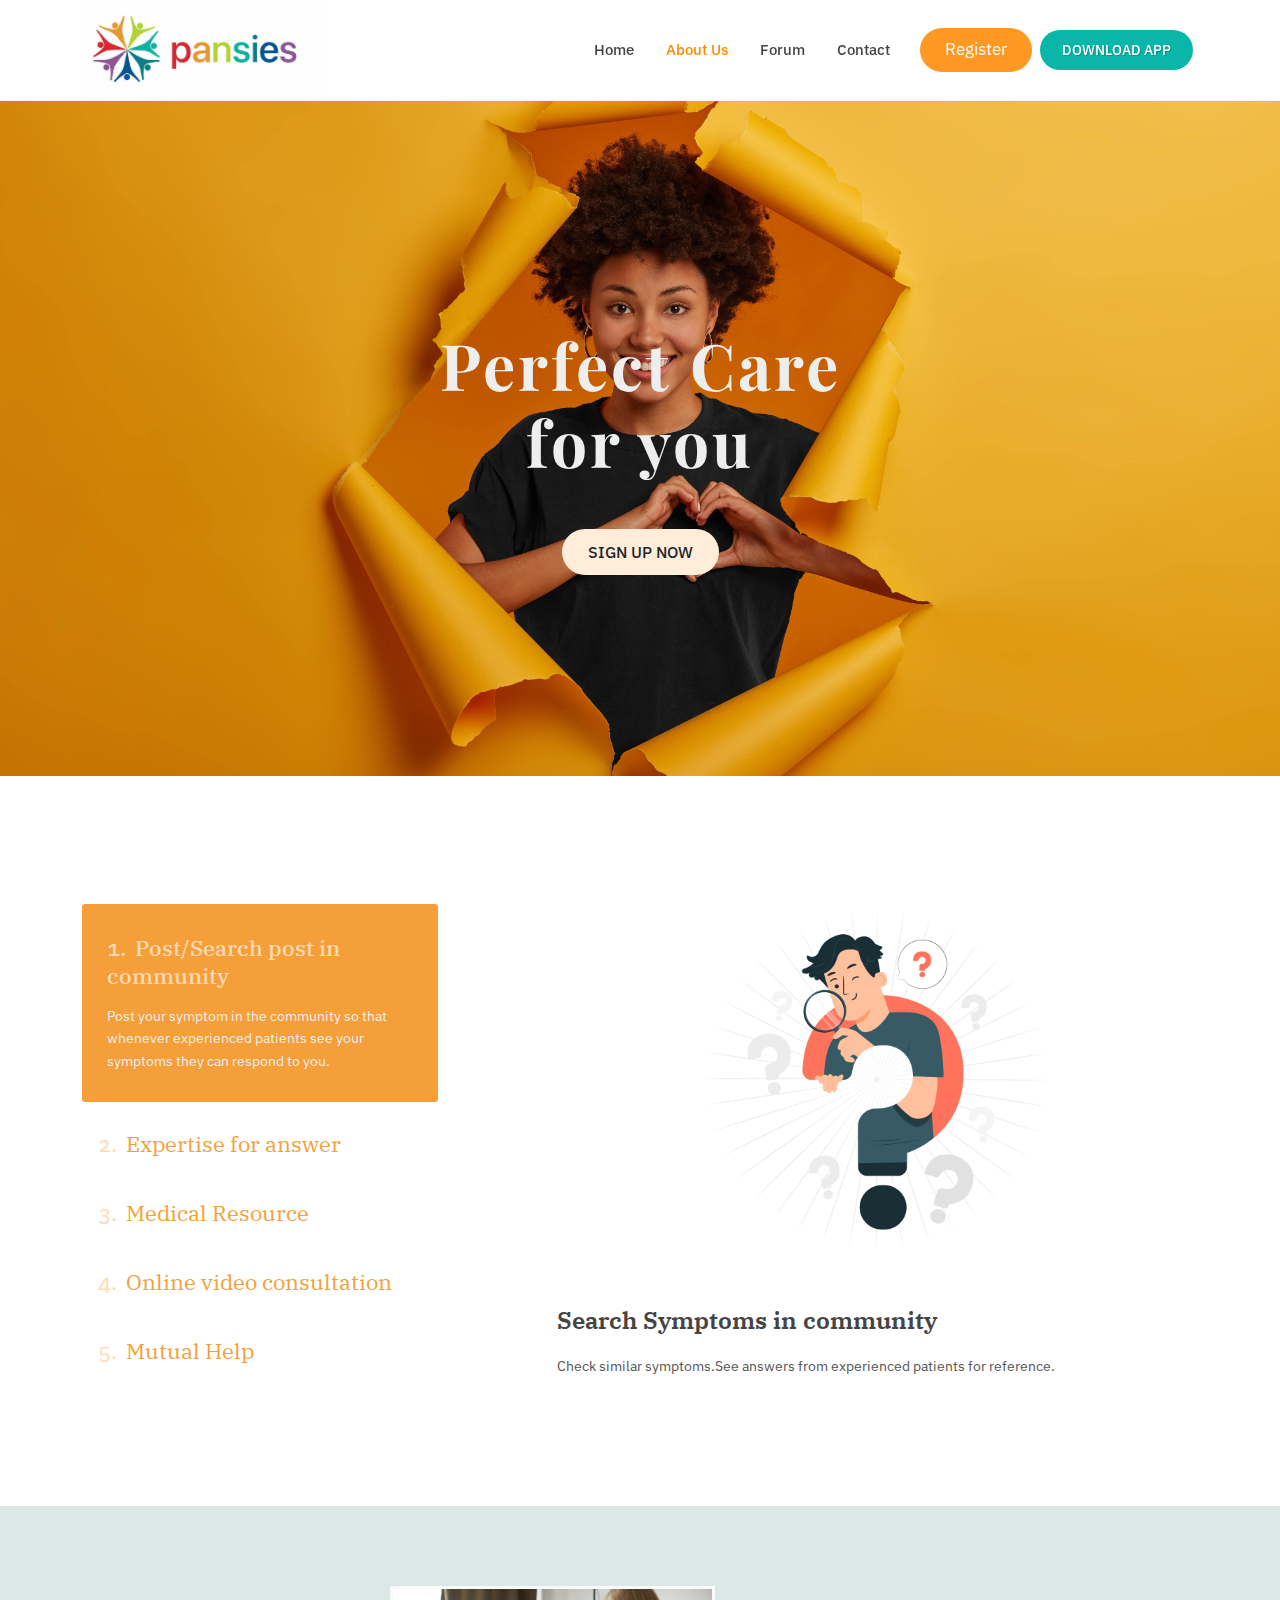
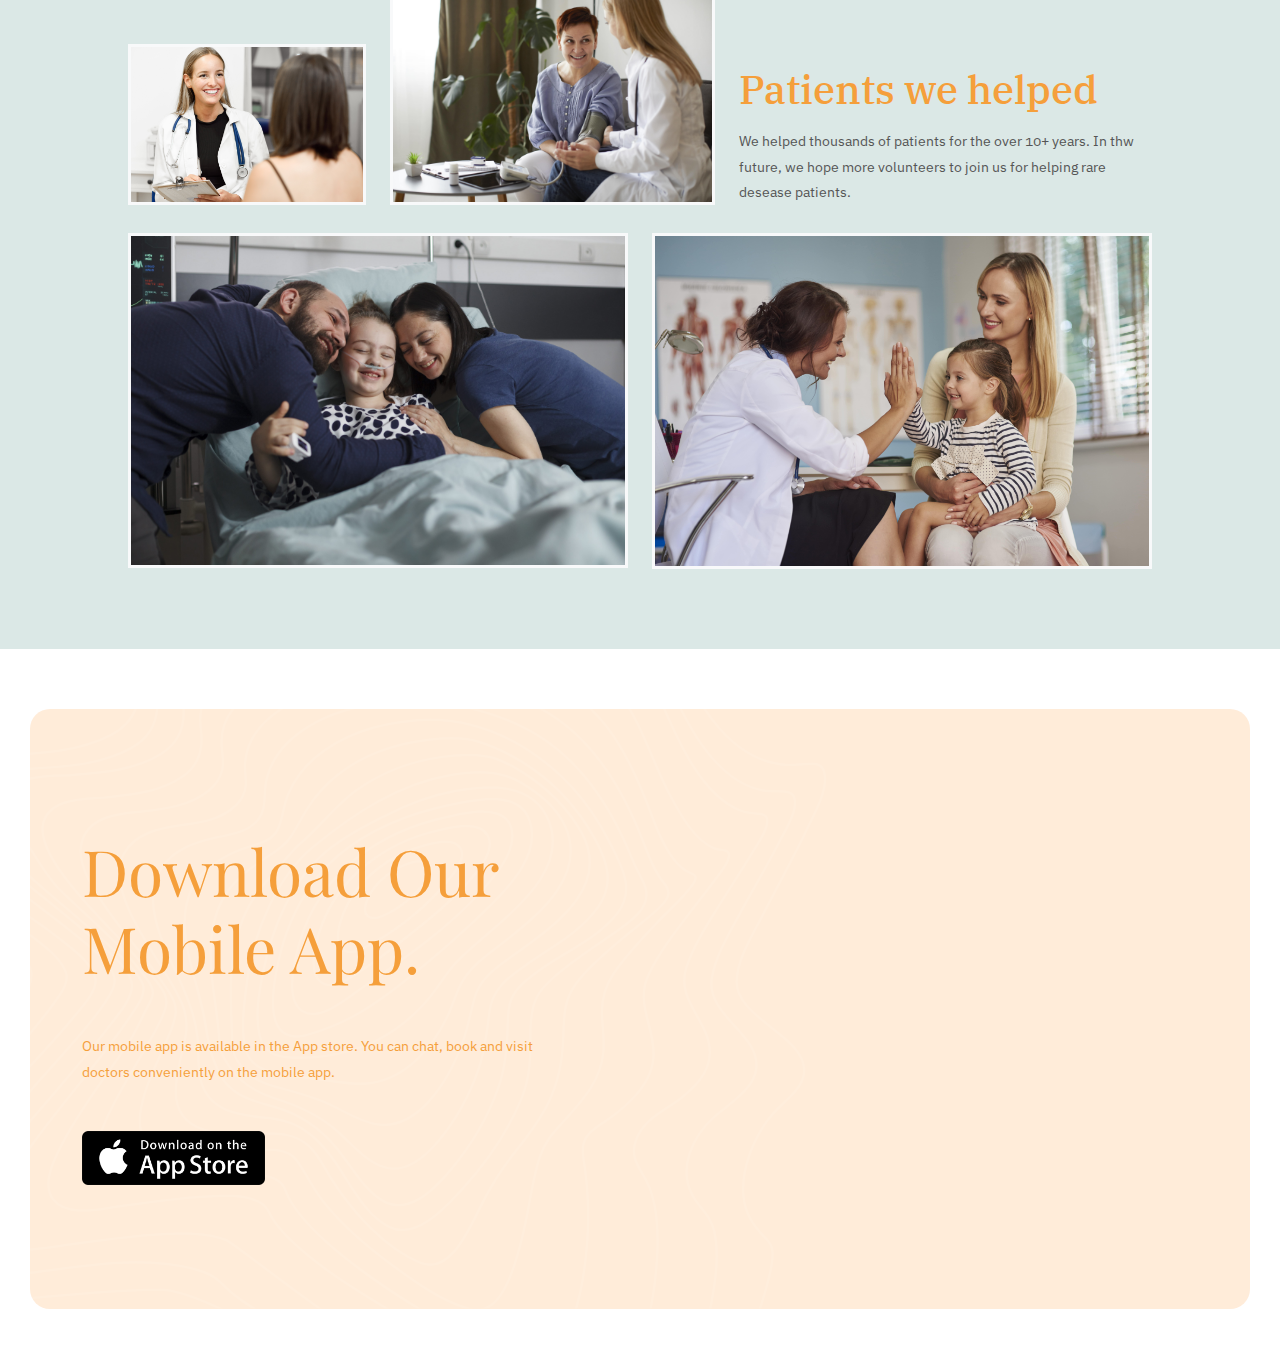
<file: pansies-about.html>
<!DOCTYPE html>
<html dir="ltr" lang="en-US">
<head>

	<meta http-equiv="content-type" content="text/html; charset=utf-8" />
	<meta name="author" content="SemiColonWeb" />

	<!-- Stylesheets
	============================================= -->
	<link href="https://fonts.googleapis.com/css2?family=IBM+Plex+Sans:wght@400;500&family=IBM+Plex+Serif:wght@400;500;600&family=Playfair+Display&display=swap" rel="stylesheet">
    <link rel="shortcut icon" href="./1x/资源 33.png" type="image/x-icon"/>
	<link rel="stylesheet" href="css/bootstrap.css" type="text/css" />
	<link rel="stylesheet" href="style.css" type="text/css" />
	<link rel="stylesheet" href="css/swiper.css" type="text/css" />

	<!-- Covid Care Demo Specific Stylesheet -->
	<link rel="stylesheet" href="demos/covid-care/covid-care.css" type="text/css" /> <!-- Covid Care Custom Css -->
	<link rel="stylesheet" href="demos/covid-care/css/fonts.css" type="text/css" /> <!-- Covid Care Custom Fonts -->
	<!-- / -->

	<link rel="stylesheet" href="css/dark.css" type="text/css" />
	<link rel="stylesheet" href="css/font-icons.css" type="text/css" />
	<link rel="stylesheet" href="css/animate.css" type="text/css" />
	<link rel="stylesheet" href="css/magnific-popup.css" type="text/css" />

	<link rel="stylesheet" href="css/custom.css" type="text/css" />
	<meta name="viewport" content="width=device-width, initial-scale=1" />

	<link rel="stylesheet" href="css/colors.php?color=0F6458" type="text/css" />

	<!-- Document Title
	============================================= -->
	<title>Pansies-About</title>

</head>

<body class="stretched">

	<!-- Document Wrapper
	============================================= -->
	<div id="wrapper" class="clearfix">


		<!-- Header
		============================================= -->
		<header id="header" class="">
			<div id="header-wrap">
				<div class="container">
					<div class="header-row">

						<!-- Logo
						============================================= -->
						<div id="logo">
							<a href="index.html" class="standard-logo"><img src="./image/3x/资源 2@3x-20.jpg" alt="Canvas Logo"></a>
							<a href="index.html" class="retina-logo"><img src="./image/3x/资源 2@3x-20.jpg" alt="Canvas Logo"></a>
						</div><!-- #logo end -->

						<!-- Primary Menu Mobile Trigger
						============================================= -->
						<div id="primary-menu-trigger">
							<svg class="svg-trigger" viewBox="0 0 100 100"><path d="m 30,33 h 40 c 3.722839,0 7.5,3.126468 7.5,8.578427 0,5.451959 -2.727029,8.421573 -7.5,8.421573 h -20"></path><path d="m 30,50 h 40"></path><path d="m 70,67 h -40 c 0,0 -7.5,-0.802118 -7.5,-8.365747 0,-7.563629 7.5,-8.634253 7.5,-8.634253 h 20"></path></svg>
						</div>

						<!-- Header Buttons
						============================================= -->
						<div class="header-misc">
							<a href="#" class="btn text-larger rounded-pill bg-color text-white px-4 py-2 h-op-09 op-ts">Register</a>
							<a href="#" class="button rounded-pill ls0 fw-medium my-0 ms-2 d-none d-sm-flex">Download App</a>
						</div>

						<!-- Primary Navigation
						============================================= -->
						<nav class="primary-menu">

							<ul class="menu-container">
								<li class="menu-item"><a class="menu-link" href="./index.html"><div>Home</div></a></li>
								<li class="menu-item current"><a class="menu-link" href="./pansies-about.html"><div>About Us</div></a></li>
								<li class="menu-item"><a class="menu-link" href="./pansies-blog.html"><div>Forum</div></a></li>
								<li class="menu-item"><a class="menu-link" href="./pansies-contact.html"><div>Contact</div></a></li>
							</ul>

						</nav><!-- #primary-menu end -->

					</div>
				</div>
			</div>
			<div class="header-wrap-clone"></div>
		</header><!-- #header end -->

		<!-- Slider / Hero
		============================================= -->
		<div id="slider" class="slider-element dark py-0" style="background-size: cover; background-image: url('./image/pleased-dark-skinned-young-woman-shows-heart-symbol-shapes-love-sign-with-hands-smiles-happily-wears-black-t-shirt-earrings.jpg'); background-position: center center; background-repeat: no-repeat;">

			<div class="container">
				<div class="row text-center py-5 min-vh-md-75 justify-content-center align-items-center">
					<div class="col-lg-6">
						<h5 class="mb-1 text-uppercase ls3 text-white-50 font-body" style="opacity:0;">About Us</h5>
						<h2 class="display-3 fw-bolder ls3 font-display mb-5">Perfect Care<br>for you</h2>
						<a href="#" class="button button-large rounded-pill bg-color-2 button-light text-dark ls0 fw-medium m-0">Sign Up Now</a>
					</div>
				</div>
			</div>
		</div>

		<!-- Content
		============================================= -->
		<section id="content">
			<div class="content-wrap pb-0">

				<div class="container py-5">

					<!-- Tab
					============================================= -->
					<div class="row justify-content-between">
						<div class="col-lg-4 col-md-5 mb-5 mb-md-0">
							<div class="nav flex-column nav-pills" id="canvas-tabs-tab" role="tablist" aria-orientation="vertical">
								<a class="nav-link active" id="canvas-tabs-1-tab" data-bs-toggle="pill" href="#canvas-tabs-1" role="tab" aria-controls="canvas-tabs-1" aria-selected="true">
									<h3><span class="color-2 font-body me-1">1.</span> Post/Search post in community</h3>
									<p>Post your symptom in the community so that whenever experienced patients see your symptoms they can respond to you.</p>
								</a>
								<a class="nav-link" id="canvas-tabs-2-tab" data-bs-toggle="pill" href="#canvas-tabs-2" role="tab" aria-controls="canvas-tabs-2" aria-selected="false">
									<h3><span class="color-2 font-body me-1">2.</span> Expertise for answer</h3>
									<p>Our platform is monitored by experienced and responsible expertise in rare diseases. They are helping for free.</p>
								</a>
								<a class="nav-link" id="canvas-tabs-3-tab" data-bs-toggle="pill" href="#canvas-tabs-3" role="tab" aria-controls="canvas-tabs-3" aria-selected="false">
									<h3><span class="color-2 font-body me-1">3.</span> Medical Resource</h3>
									<p>Patients will share information concerning reliable doctors and hospitals in different cities, saving you time and money for efficient treatment.</p>
								</a>
								<a class="nav-link" id="canvas-tabs-4-tab" data-bs-toggle="pill" href="#canvas-tabs-4" role="tab" aria-controls="canvas-tabs-4" aria-selected="false">
									<h3><span class="color-2 font-body me-1">4.</span> Online video consultation</h3>
									<p>We arrange free online doctor consultation sections for you to join. Have suggestion to better find treatment.</p>
								</a>
								<a class="nav-link" id="canvas-tabs-5-tab" data-bs-toggle="pill" href="#canvas-tabs-5" role="tab" aria-controls="canvas-tabs-5" aria-selected="false">
									<h3><span class="color-2 font-body me-1">5.</span> Mutual Help</h3>
									<p>To build a good community, we also hope you can share feedback concerning doctors and hospitals in the post forum to benefit other patients as well.</p>
								</a>
	
							</div>
						</div>
						<div class="col-md-7">
							<div class="tab-content" id="canvas-tabContent">
								<div class="tab-pane show active text-center" id="canvas-tabs-1" role="tabpanel" aria-labelledby="canvas-tabs-1-tab">
									<img src="./image/7718877.jpg" alt="Image" height="350">
									<div class="clear"></div>
									<div class="d-block text-start mt-5 mw-xs">
										<h3 class="mb-3">Search Symptoms in community</h3>
										<p class="mb-0">Check similar symptoms.See answers from experienced patients for reference.</p>
									</div>
								</div>
								<div class="tab-pane text-center" id="canvas-tabs-2" role="tabpanel" aria-labelledby="canvas-tabs-2-tab">
									<img src="./image/5995357.jpg" alt="Image" height="350">
									<div class="d-block text-start mt-5 mw-xs">
										<h3 class="mb-3">Expertise for answer</h3>
										<p class="mb-0">Your questions will be answered by 10+ years experience expert in the field</p>
									</div>
								</div>
								<div class="tab-pane text-center" id="canvas-tabs-3" role="tabpanel" aria-labelledby="canvas-tabs-3-tab">
									<img src="./image/5498791.jpg" alt="Image" height="350">
									<div class="d-block text-start mt-5 mw-xs">
										<h3 class="mb-3">Medical Resource</h3>
										<p class="mb-0">Reliable medical resources for avoid misdiagnoses. Share infomation in the community</p>
									</div>
								</div>
								<div class="tab-pane text-center" id="canvas-tabs-4" role="tabpanel" aria-labelledby="canvas-tabs-4-tab">
									<img src="./image/4905784.jpg" alt="Image" height="350">
									<div class="d-block text-start mt-5 mw-xs">
										<h3 class="mb-3">Online video consultation</h3>
										<p class="mb-0">Meet doctors online for diagnosis. Save time, effort and money</p>
									</div>
								</div>
								<div class="tab-pane text-center" id="canvas-tabs-5" role="tabpanel" aria-labelledby="canvas-tabs-5-tab">
									<img src="./image/4884158.jpg" alt="Image" height="320">
									<div class="d-block text-start mt-5 mw-xs">
										<h3 class="mb-3">Mutual Help</h3>
										<p class="mb-0">We hope you can share infomation in the chatroom benefiting other patients</p>
									</div>
								</div>
							</div>
						</div>
					</div>

				</div>

				<!-- Clients Gallery
				============================================= -->
				<div class="section" style="background-color: rgba(15,100,88,.15); padding: 80px 0">
					<div class="container">
						<div class="mw-md mx-auto">
							<div class="row align-items-end mb-1">
								<div class="col-md-3 col-6">
									<img src="demos/covid-care/images/clients/1.jpg" alt="image" class="border border-width-3 border-light">
								</div>
								<div class="col-md-4 col-6">
									<img src="demos/covid-care/images/clients/2.jpg" alt="image" class="border border-width-3 border-light">
								</div>
								<div class="col-md-5 my-4 my-md-0">
									<h3 class="mb-3 color h1">Patients we helped</h3>
									<p class="mb-0">We helped thousands of patients for the over 10+ years. In thw future, we hope more volunteers to join us for helping rare desease patients.</p>
								</div>
							</div>
							<div class="clear"></div>
							<div class="row mt-4">
								<div class="col-md-6 col-6">
									<img src="demos/covid-care/images/clients/3.jpg" alt="image" class="border border-width-3 border-light">
								</div>
								<div class="col-md-6 col-6">
									<img src="demos/covid-care/images/clients/4.jpg" alt="image" class="border border-width-3 border-light">
								</div>
							</div>
						</div>
					</div>
				</div>

				<!-- Download App Section
				============================================= -->
				<div class="section py-md-0 section-mobile bg-color-2" style="background: url('demos/covid-care/images/illustration/bg-pattern.svg') no-repeat center left / contain;">
					<div class="container">
						<div class="row align-items-center justify-content-between">

							<div class="col-lg-5 col-md-6 py-5 py-lg-0">
								<h3 class="display-3 color fw-normal font-display mb-5">Download Our Mobile App.</h3>
								<p class="text-large color">Our mobile app is available in the App store. You can chat, book and visit doctors conveniently on the mobile app.</p>
								<div>
									<a href="#"><img src="./image/appstore.png" alt="Image" height="54" class="mt-3"></a>
								
								</div>
							</div>

							<div class="col-lg-6 col-md-6 mt-5 mt-sm-0">
								<div class="d-none d-lg-flex">
									<img src="demos/covid-care/images/iphone-2.png" class="fast" alt="Image" style="height: 600px" data-animate="fadeInUp" data-delay="200">
									<img src="demos/covid-care/images/iphone-1.png" class="fast" alt="Image" style="height: 600px" data-animate="fadeInUp">
								</div>
								<img src="demos/covid-care/images/iphone.png" alt="Image" class="d-block d-lg-none px-5 px-sm-0 p-md-5">
							</div>

						</div>
					</div>
				</div>

			</div>
		</section><!-- #content end -->



	</div><!-- #wrapper end -->

	<!-- Go To Top
	============================================= -->
	<div id="gotoTop" class="icon-angle-up"></div>

	<!-- JavaScripts
	============================================= -->
	<script src="js/jquery.js"></script>
	<script src="js/plugins.min.js"></script>

	<!-- Footer Scripts
	============================================= -->
	<script src="js/functions.js"></script>

</body>
</html>
</file>
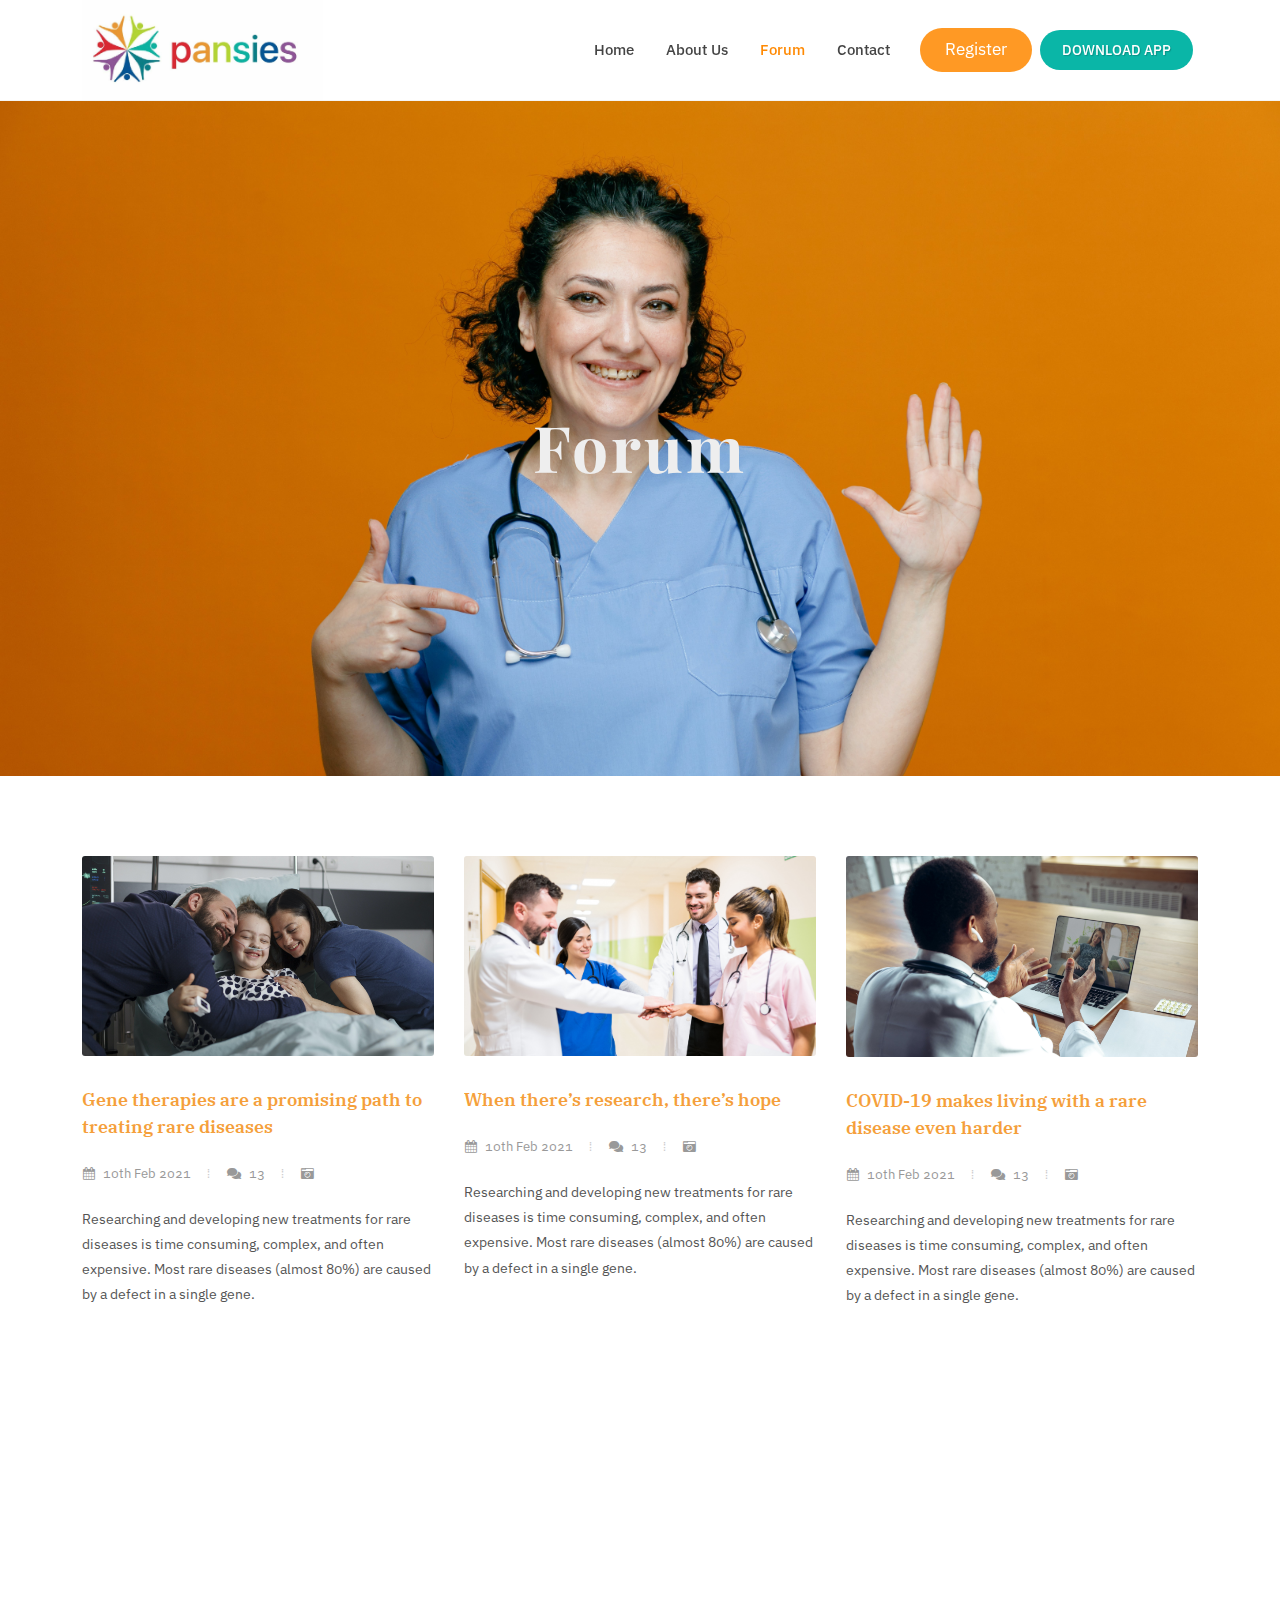
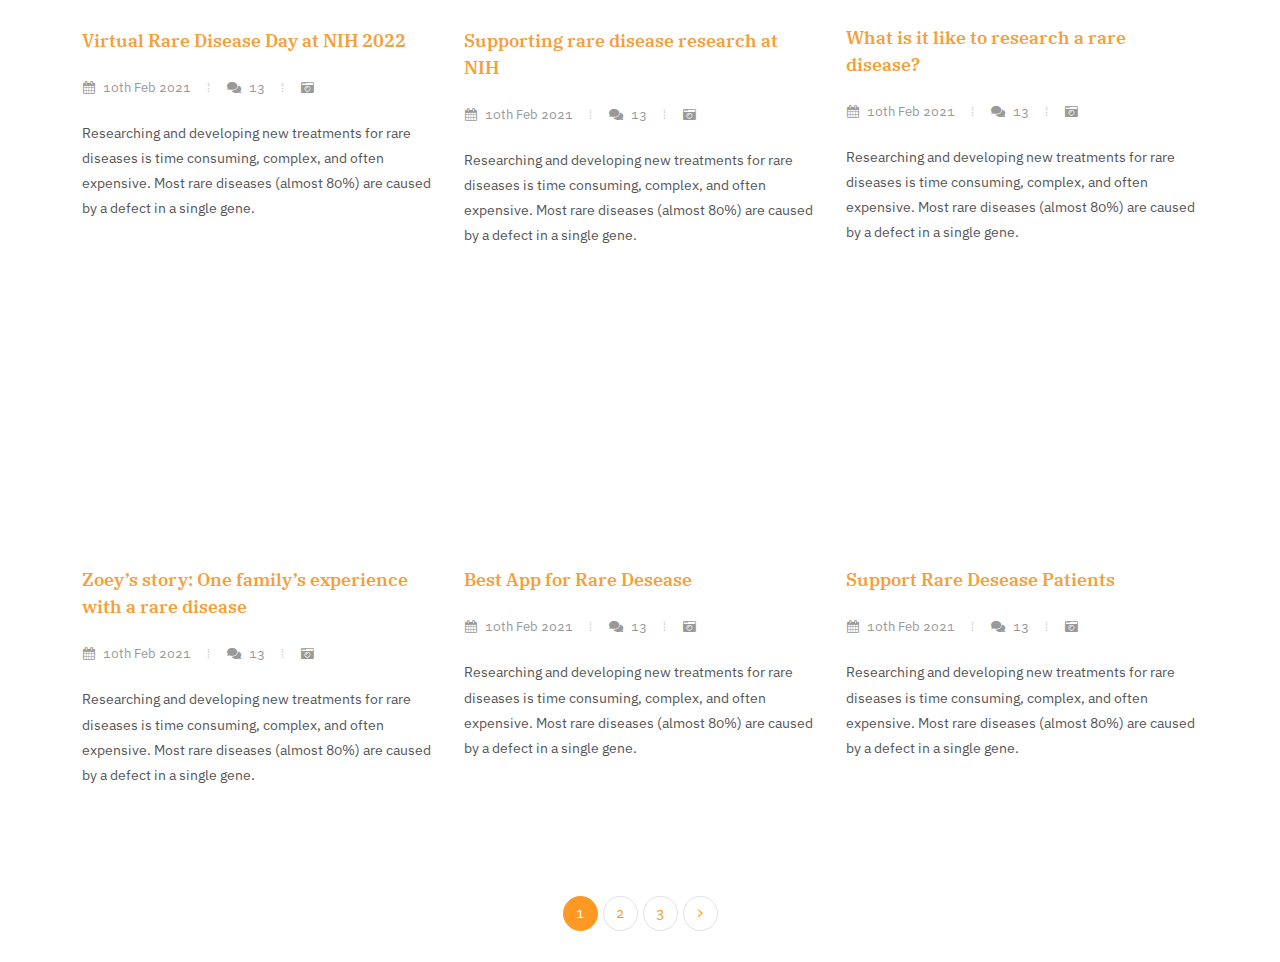
<file: pansies-blog.html>
<!DOCTYPE html>
<html dir="ltr" lang="en-US">
<head>

	<meta http-equiv="content-type" content="text/html; charset=utf-8" />
	<meta name="author" content="SemiColonWeb" />

	<!-- Stylesheets
	============================================= -->
	<link href="https://fonts.googleapis.com/css2?family=IBM+Plex+Sans:wght@400;500&family=IBM+Plex+Serif:wght@400;500;600&family=Playfair+Display&display=swap" rel="stylesheet">
    <link rel="shortcut icon" href="./1x/资源 33.png" type="image/x-icon"/>
	<link rel="stylesheet" href="css/bootstrap.css" type="text/css" />
	<link rel="stylesheet" href="style.css" type="text/css" />
	<link rel="stylesheet" href="css/swiper.css" type="text/css" />

	<!-- Covid Care Demo Specific Stylesheet -->
	<link rel="stylesheet" href="demos/covid-care/covid-care.css" type="text/css" /> <!-- Covid Care Custom Css -->
	<link rel="stylesheet" href="demos/covid-care/css/fonts.css" type="text/css" /> <!-- Covid Care Custom Fonts -->
	<!-- / -->

	<link rel="stylesheet" href="css/dark.css" type="text/css" />
	<link rel="stylesheet" href="css/font-icons.css" type="text/css" />
	<link rel="stylesheet" href="css/animate.css" type="text/css" />
	<link rel="stylesheet" href="css/magnific-popup.css" type="text/css" />

	<link rel="stylesheet" href="css/custom.css" type="text/css" />
	<meta name="viewport" content="width=device-width, initial-scale=1" />

	<link rel="stylesheet" href="css/colors.php?color=0F6458" type="text/css" />

	<!-- Document Title
	============================================= -->
	<title>Pansies-Forum</title>

</head>

<body class="stretched">

	<!-- Document Wrapper
	============================================= -->
	<div id="wrapper" class="clearfix">


		<!-- Header
		============================================= -->
		<header id="header">
			<div id="header-wrap">
				<div class="container">
					<div class="header-row">

						<!-- Logo
						============================================= -->
						<div id="logo">
							<a href="index.html" class="standard-logo"><img src="./image/3x/资源 2@3x-20.jpg" alt="Canvas Logo"></a>
							<a href="index.html" class="retina-logo"><img src="./image/3x/资源 2@3x-20.jpg" alt="Canvas Logo"></a>
						</div><!-- #logo end -->

						<!-- Primary Menu Mobile Trigger
						============================================= -->
						<div id="primary-menu-trigger">
							<svg class="svg-trigger" viewBox="0 0 100 100"><path d="m 30,33 h 40 c 3.722839,0 7.5,3.126468 7.5,8.578427 0,5.451959 -2.727029,8.421573 -7.5,8.421573 h -20"></path><path d="m 30,50 h 40"></path><path d="m 70,67 h -40 c 0,0 -7.5,-0.802118 -7.5,-8.365747 0,-7.563629 7.5,-8.634253 7.5,-8.634253 h 20"></path></svg>
						</div>

						<!-- Header Buttons
						============================================= -->
						<div class="header-misc">
							<a href="#" class="btn text-larger rounded-pill bg-color text-white px-4 py-2 h-op-09 op-ts">Register</a>
							<a href="#" class="button rounded-pill ls0 fw-medium my-0 ms-2 d-none d-sm-flex">Download App</a>
						</div>

						<!-- Primary Navigation
						============================================= -->
						<nav class="primary-menu">

							<ul class="menu-container">
								<li class="menu-item"><a class="menu-link" href="./index.html"><div>Home</div></a></li>
								<li class="menu-item"><a class="menu-link" href="./pansies-about.html"><div>About Us</div></a></li>
								<li class="menu-item current"><a class="menu-link" href="./pansies-blog.html"><div>Forum</div></a></li>
								<li class="menu-item"><a class="menu-link" href="./pansies-contact.html"><div>Contact</div></a></li>
							</ul>

						</nav><!-- #primary-menu end -->

					</div>
				</div>
			</div>
			<div class="header-wrap-clone"></div>
		</header><!-- #header end -->

		<!-- Slider / Hero
		============================================= -->
		<div id="slider" class="slider-element dark py-0" style="background-size: cover; background-image: url('./image/smiling-middleaged-female-doctor-wearing-uniform-stethoscope-around-her-neck-looking-camera-showing-five-with-hand-pointing-hand-isolated-orange-background.jpg'); background-position: center center; background-repeat: no-repeat;width:100%;">

			<div class="container">
				<div class="row text-center py-5 min-vh-md-75 justify-content-center align-items-center">
					<div class="col-lg-6">
						<h5 class="mb-1 text-uppercase ls3 text-white-50 font-body" style="opacity: 0;">Latest News</h5>
						<h2 class="display-3 fw-bolder ls3 font-display">Forum</h2>
					</div>
				</div>
			</div>
		</div>

		<!-- Content
		============================================= -->
		<section id="content">
			<div class="content-wrap pb-0">

				<div class="container clearfix">

					<!-- Posts
					============================================= -->
					<div id="posts" class="post-grid row grid-container gutter-30 overflow-visible" data-layout="fitRows">

						<div class="entry col-md-4 col-sm-6 col-12">
							<div class="grid-inner h-translate-y-sm all-ts">
								<div class="entry-image" data-animate="fadeIn">
									<img src="demos/covid-care/images/blog/1.jpg" alt="Standard Post with Image">
								</div>
								<div class="entry-title title-sm">
									<h3 class="nott mb-4 ls0"><a class="color">Gene therapies are a promising path to treating rare diseases</a></h3>
								</div>
								<div class="entry-meta">
									<ul>
										<li><i class="icon-calendar3"></i> 10th Feb 2021</li>
										<li><a href="blog-single.html#comments"><i class="icon-comments"></i> 13</a></li>
										<li><a href="#"><i class="icon-camera-retro"></i></a></li>
									</ul>
								</div>
								<div class="entry-content mt-4">
									<p>Researching and developing new treatments for rare diseases is time consuming, complex, and often expensive. Most rare diseases (almost 80%) are caused by a defect in a single gene.</p>
								</div>
							</div>
						</div>

						<div class="entry col-md-4 col-sm-6 col-12">
							<div class="grid-inner h-translate-y-sm all-ts">
								<div class="entry-image" data-animate="fadeIn" data-delay="50">
									<a href="demos/covid-care/images/blog/2.jpg" data-lightbox="image"><img src="demos/covid-care/images/blog/2.jpg" alt="Standard Post with Image"></a>
								</div>
								<div class="entry-title title-sm">
									<h3 class="nott mb-4 ls0"><a class="color" href="blog-single.html">When there’s research, there’s hope</a></h3>
								</div>
								<div class="entry-meta">
									<ul>
										<li><i class="icon-calendar3"></i> 10th Feb 2021</li>
										<li><a href="blog-single.html#comments"><i class="icon-comments"></i> 13</a></li>
										<li><a href="#"><i class="icon-camera-retro"></i></a></li>
									</ul>
								</div>
								<div class="entry-content mt-4">
									<p>Researching and developing new treatments for rare diseases is time consuming, complex, and often expensive. Most rare diseases (almost 80%) are caused by a defect in a single gene.</p>
								</div>
							</div>
						</div>

						<div class="entry col-md-4 col-sm-6 col-12">
							<div class="grid-inner h-translate-y-sm all-ts">
								<div class="entry-image" data-animate="fadeIn" data-delay="100">
									<a href="demos/covid-care/images/blog/3.jpg" data-lightbox="image"><img src="demos/covid-care/images/blog/3.jpg" alt="Standard Post with Image"></a>
								</div>
								<div class="entry-title title-sm">
									<h3 class="nott mb-4 ls0"><a class="color" href="blog-single.html">COVID-19 makes living with a rare disease even harder</a></h3>
								</div>
								<div class="entry-meta">
									<ul>
										<li><i class="icon-calendar3"></i> 10th Feb 2021</li>
										<li><a href="blog-single.html#comments"><i class="icon-comments"></i> 13</a></li>
										<li><a href="#"><i class="icon-camera-retro"></i></a></li>
									</ul>
								</div>
								<div class="entry-content mt-4">
									<p>Researching and developing new treatments for rare diseases is time consuming, complex, and often expensive. Most rare diseases (almost 80%) are caused by a defect in a single gene.</p>
								</div>
							</div>
						</div>

						<div class="entry col-md-4 col-sm-6 col-12">
							<div class="grid-inner h-translate-y-sm all-ts">
								<div class="entry-image" data-animate="fadeIn">
									<a href="demos/covid-care/images/blog/4.jpg" data-lightbox="image"><img src="demos/covid-care/images/blog/4.jpg" alt="Standard Post with Image"></a>
								</div>
								<div class="entry-title title-sm">
									<h3 class="nott mb-4 ls0"><a class="color" href="blog-single.html">Virtual Rare Disease Day at NIH 2022</a></h3>
								</div>
								<div class="entry-meta">
									<ul>
										<li><i class="icon-calendar3"></i> 10th Feb 2021</li>
										<li><a href="blog-single.html#comments"><i class="icon-comments"></i> 13</a></li>
										<li><a href="#"><i class="icon-camera-retro"></i></a></li>
									</ul>
								</div>
								<div class="entry-content mt-4">
									<p>Researching and developing new treatments for rare diseases is time consuming, complex, and often expensive. Most rare diseases (almost 80%) are caused by a defect in a single gene.</p>
								</div>
							</div>
						</div>

						<div class="entry col-md-4 col-sm-6 col-12">
							<div class="grid-inner h-translate-y-sm all-ts">
								<div class="entry-image" data-animate="fadeIn" data-delay="70">
									<a href="demos/covid-care/images/blog/5.jpg" data-lightbox="image"><img src="demos/covid-care/images/blog/5.jpg" alt="Standard Post with Image"></a>
								</div>
								<div class="entry-title title-sm">
									<h3 class="nott mb-4 ls0"><a class="color" href="blog-single.html">Supporting rare disease research at NIH</a></h3>
								</div>
								<div class="entry-meta">
									<ul>
										<li><i class="icon-calendar3"></i> 10th Feb 2021</li>
										<li><a href="blog-single.html#comments"><i class="icon-comments"></i> 13</a></li>
										<li><a href="#"><i class="icon-camera-retro"></i></a></li>
									</ul>
								</div>
								<div class="entry-content mt-4">
									<p>Researching and developing new treatments for rare diseases is time consuming, complex, and often expensive. Most rare diseases (almost 80%) are caused by a defect in a single gene.</p>
								</div>
							</div>
						</div>

						<div class="entry col-md-4 col-sm-6 col-12">
							<div class="grid-inner h-translate-y-sm all-ts">
								<div class="entry-image" data-animate="fadeIn" data-delay="140">
									<a href="demos/covid-care/images/blog/6.jpg" data-lightbox="image"><img src="demos/covid-care/images/blog/6.jpg" alt="Standard Post with Image"></a>
								</div>
								<div class="entry-title title-sm">
									<h3 class="nott mb-4 ls0"><a class="color" href="blog-single.html">What is it like to research a rare disease?</a></h3>
								</div>
								<div class="entry-meta">
									<ul>
										<li><i class="icon-calendar3"></i> 10th Feb 2021</li>
										<li><a href="blog-single.html#comments"><i class="icon-comments"></i> 13</a></li>
										<li><a href="#"><i class="icon-camera-retro"></i></a></li>
									</ul>
								</div>
								<div class="entry-content mt-4">
									<p>Researching and developing new treatments for rare diseases is time consuming, complex, and often expensive. Most rare diseases (almost 80%) are caused by a defect in a single gene.</p>
								</div>
							</div>
						</div>
						
						<div class="entry col-md-4 col-sm-6 col-12">
							<div class="grid-inner h-translate-y-sm all-ts">
								<div class="entry-image" data-animate="fadeIn" data-delay="140">
									<a href="demos/covid-care/images/blog/7.jpg" data-lightbox="image"><img src="demos/covid-care/images/blog/7.jpg" alt="Standard Post with Image"></a>
								</div>
								<div class="entry-title title-sm">
									<h3 class="nott mb-4 ls0"><a class="color" href="blog-single.html">Zoey’s story: One family’s experience with a rare disease</a></h3>
								</div>
								<div class="entry-meta">
									<ul>
										<li><i class="icon-calendar3"></i> 10th Feb 2021</li>
										<li><a href="blog-single.html#comments"><i class="icon-comments"></i> 13</a></li>
										<li><a href="#"><i class="icon-camera-retro"></i></a></li>
									</ul>
								</div>
								<div class="entry-content mt-4">
									<p>Researching and developing new treatments for rare diseases is time consuming, complex, and often expensive. Most rare diseases (almost 80%) are caused by a defect in a single gene.</p>
								</div>
							</div>
						</div>
						
						<div class="entry col-md-4 col-sm-6 col-12">
							<div class="grid-inner h-translate-y-sm all-ts">
								<div class="entry-image" data-animate="fadeIn" data-delay="140">
									<a href="demos/covid-care/images/blog/8.jpg" data-lightbox="image"><img src="demos/covid-care/images/blog/8.jpg" alt="Standard Post with Image"></a>
								</div>
								<div class="entry-title title-sm">
									<h3 class="nott mb-4 ls0"><a class="color" href="blog-single.html">Best App for Rare Desease</a></h3>
								</div>
								<div class="entry-meta">
									<ul>
										<li><i class="icon-calendar3"></i> 10th Feb 2021</li>
										<li><a href="blog-single.html#comments"><i class="icon-comments"></i> 13</a></li>
										<li><a href="#"><i class="icon-camera-retro"></i></a></li>
									</ul>
								</div>
								<div class="entry-content mt-4">
									<p>Researching and developing new treatments for rare diseases is time consuming, complex, and often expensive. Most rare diseases (almost 80%) are caused by a defect in a single gene.</p>
								</div>
							</div>
						</div>
						
						<div class="entry col-md-4 col-sm-6 col-12">
							<div class="grid-inner h-translate-y-sm all-ts">
								<div class="entry-image" data-animate="fadeIn" data-delay="140">
									<a href="demos/covid-care/images/blog/9.jpg" data-lightbox="image"><img src="demos/covid-care/images/blog/9.jpg" alt="Standard Post with Image"></a>
								</div>
								<div class="entry-title title-sm">
									<h3 class="nott mb-4 ls0"><a class="color" href="blog-single.html">Support Rare Desease Patients</a></h3>
								</div>
								<div class="entry-meta">
									<ul>
										<li><i class="icon-calendar3"></i> 10th Feb 2021</li>
										<li><a href="blog-single.html#comments"><i class="icon-comments"></i> 13</a></li>
										<li><a href="#"><i class="icon-camera-retro"></i></a></li>
									</ul>
								</div>
								<div class="entry-content mt-4">
									<p>Researching and developing new treatments for rare diseases is time consuming, complex, and often expensive. Most rare diseases (almost 80%) are caused by a defect in a single gene.</p>
								</div>
							</div>
						</div>

					</div><!-- #posts end -->

					<!-- Pagination
					============================================= -->
					<ul class="pagination mt-5 pagination-circle justify-content-center">
						<li class="page-item active"><a class="page-link" href="#">1</a></li>
						<li class="page-item"><a class="page-link" href="#">2</a></li>
						<li class="page-item"><a class="page-link" href="#">3</a></li>
						<li class="page-item"><a class="page-link" href="#"><i class="icon-angle-right"></i></a></li>
					</ul>

				</div>



			</div>
		</section><!-- #content end -->


	<!-- Go To Top
	============================================= -->
	<div id="gotoTop" class="icon-angle-up"></div>

	<!-- JavaScripts
	============================================= -->
	<script src="js/jquery.js"></script>
	<script src="js/plugins.min.js"></script>

	<!-- Footer Scripts
	============================================= -->
	<script src="js/functions.js"></script>

</body>
</html>
</file>
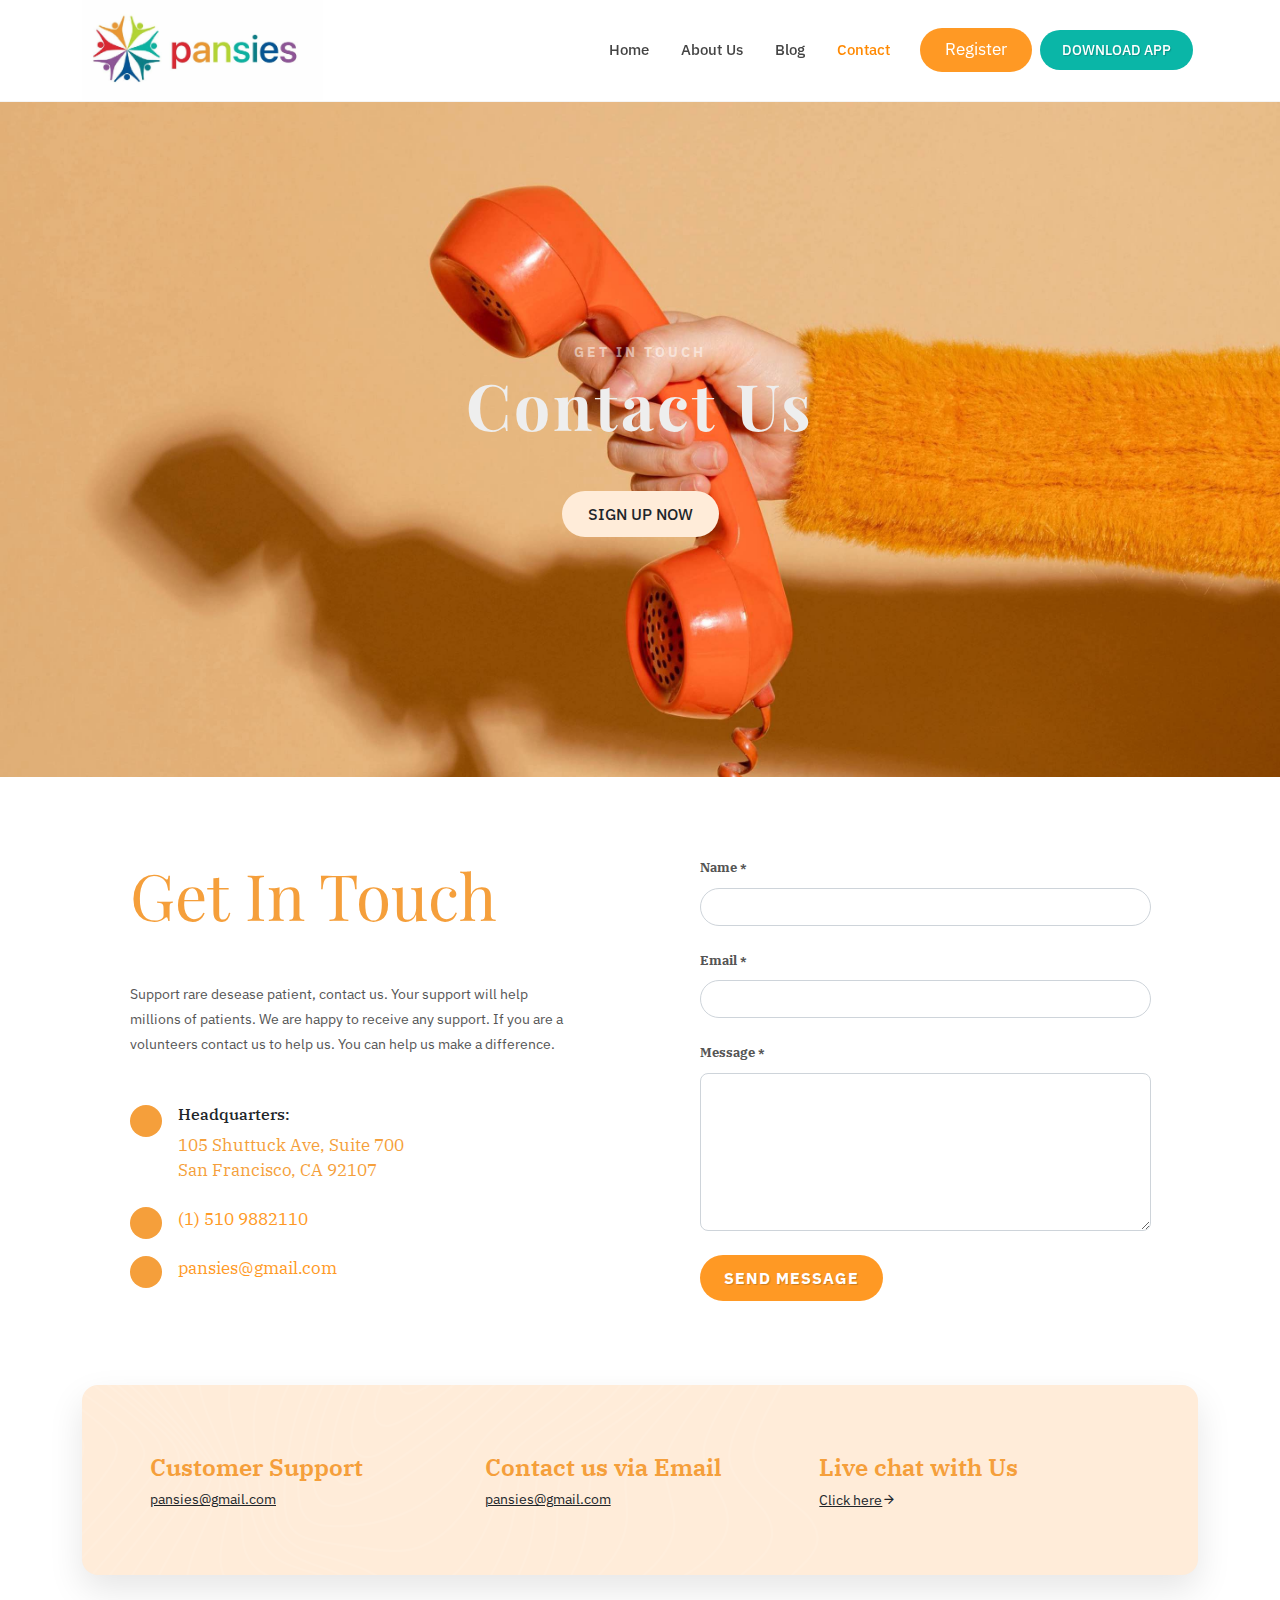
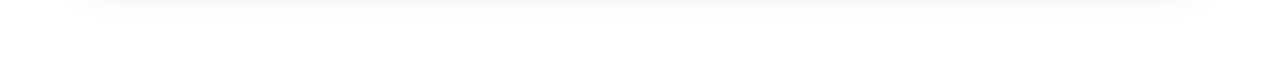
<file: pansies-contact.html>
<!DOCTYPE html>
<html dir="ltr" lang="en-US">
<head>

	<meta http-equiv="content-type" content="text/html; charset=utf-8" />
	<meta name="author" content="SemiColonWeb" />

	<!-- Stylesheets
	============================================= -->
	<link href="https://fonts.googleapis.com/css2?family=IBM+Plex+Sans:wght@400;500&family=IBM+Plex+Serif:wght@400;500;600&family=Playfair+Display&display=swap" rel="stylesheet">
    <link rel="shortcut icon" href="./1x/资源 33.png" type="image/x-icon"/>
	<link rel="stylesheet" href="css/bootstrap.css" type="text/css" />
	<link rel="stylesheet" href="style.css" type="text/css" />
	<link rel="stylesheet" href="css/swiper.css" type="text/css" />


	<!-- Covid Care Demo Specific Stylesheet -->
	<link rel="stylesheet" href="demos/covid-care/covid-care.css" type="text/css" /> <!-- Covid Care Custom Css -->
	<link rel="stylesheet" href="demos/covid-care/css/fonts.css" type="text/css" /> <!-- Covid Care Custom Fonts -->
	<!-- / -->

	<link rel="stylesheet" href="css/dark.css" type="text/css" />
	<link rel="stylesheet" href="css/font-icons.css" type="text/css" />
	<link rel="stylesheet" href="css/animate.css" type="text/css" />
	<link rel="stylesheet" href="css/magnific-popup.css" type="text/css" />

	<link rel="stylesheet" href="css/custom.css" type="text/css" />
	<meta name="viewport" content="width=device-width, initial-scale=1" />

	<link rel="stylesheet" href="css/colors.php?color=0F6458" type="text/css" />

	<!-- Document Title
	============================================= -->
	<title>Pansies-Contact</title>

</head>

<body class="stretched">

	<!-- Document Wrapper
	============================================= -->
	<div id="wrapper" class="clearfix">

		<!-- Header
		============================================= -->
		<header id="header" class="">
			<div id="header-wrap">
				<div class="container">
					<div class="header-row">

						<!-- Logo
						============================================= -->
						<div id="logo">
							<a href="index.html" class="standard-logo"><img src="./image/3x/资源 2@3x-20.jpg" alt="Canvas Logo"></a>
							<a href="index.html" class="retina-logo"><img src="./image/3x/资源 2@3x-20.jpg" alt="Canvas Logo"></a>
						</div><!-- #logo end -->

						<!-- Primary Menu Mobile Trigger
						============================================= -->
						<div id="primary-menu-trigger">
							<svg class="svg-trigger" viewBox="0 0 100 100"><path d="m 30,33 h 40 c 3.722839,0 7.5,3.126468 7.5,8.578427 0,5.451959 -2.727029,8.421573 -7.5,8.421573 h -20"></path><path d="m 30,50 h 40"></path><path d="m 70,67 h -40 c 0,0 -7.5,-0.802118 -7.5,-8.365747 0,-7.563629 7.5,-8.634253 7.5,-8.634253 h 20"></path></svg>
						</div>

						<!-- Header Buttons
						============================================= -->
						<div class="header-misc">
							<a href="#" class="btn text-larger rounded-pill bg-color text-white px-4 py-2 h-op-09 op-ts">Register</a>
							<a href="#" class="button rounded-pill ls0 fw-medium my-0 ms-2 d-none d-sm-flex">Download App</a>
						</div>

						<!-- Primary Navigation
						============================================= -->
						<nav class="primary-menu">

							<ul class="menu-container">
								<li class="menu-item"><a class="menu-link" href="./index.html"><div>Home</div></a></li>
								<li class="menu-item"><a class="menu-link" href="./pansies-about.html"><div>About Us</div></a></li>
								<li class="menu-item"><a class="menu-link" href="./pansies-blog.html"><div>Blog</div></a></li>
								<li class="menu-item current"><a class="menu-link" href="./pansies-contact.html"><div>Contact</div></a></li>
							</ul>

						</nav><!-- #primary-menu end -->

					</div>
				</div>
			</div>
			<div class="header-wrap-clone"></div>
		</header><!-- #header end -->

		<!-- Slider / Hero
		============================================= -->
		<div id="slider" class="slider-element dark py-0" style="background-size: cover; background-image: url('./image/woman-answering-corded-retro-phone.jpg'); background-position: center center; background-repeat: no-repeat;">

			<div class="container">
				<div class="row text-center py-5 min-vh-md-75 justify-content-center align-items-center">
					<div class="col-lg-6">
						<h5 class="mb-1 text-uppercase ls3 text-white-50 font-body">Get in Touch</h5>
						<h2 class="display-3 fw-bolder ls3 font-display mb-5">Contact Us</h2>
						<a href="#" class="button button-large rounded-pill bg-color-2 button-light text-dark ls0 fw-medium m-0">Sign Up Now</a>
					</div>
				</div>
			</div>
		</div>

		<!-- Content
		============================================= -->
		<section id="content">
			<div class="content-wrap">

				<div class="container clearfix">

					<div class="row justify-content-around">
						<div class="col-lg-5">
							<h3 class="display-3 color fw-normal font-display mb-5">Get In Touch</h3>

							<p class="mb-5">Support rare desease patient, contact us. Your support will help millions of patients. We are happy to receive any support. If you are a volunteers contact us to help us. You can help us make a difference.</p>

							<div class="clear"></div>

							<div class="feature-box fbox-sm mb-3">
								<div class="fbox-icon">
									<i class="bg-color-50 color icon-call"></i>
								</div>
								<div class="fbox-content">
									<h3 class="nott text-larger fw-normal mb-2 color">
										<strong class="mb-2 h6 d-block text-dark">Headquarters:</strong>
										105 Shuttuck Ave, Suite 700<br>
										San Francisco, CA 92107<br>
									</h3>
								</div>
							</div>
							<div class="feature-box fbox-sm mb-3">
								<div class="fbox-icon">
									<i class="bg-color-50 color icon-call"></i>
								</div>
								<div class="fbox-content">
									<h3 class="nott text-larger fw-normal mb-2"><a href="tel:+122-55412474">(1) 510 9882110</a></h3>
								</div>
							</div>
							<div class="feature-box fbox-sm mb-5">
								<div class="fbox-icon">
									<i class="bg-color-50 color icon-email3"></i>
								</div>
								<div class="fbox-content">
									<h3 class="nott text-larger fw-normal mb-2"><a href="mailto:noreply@canvas.com">pansies@gmail.com</a></h3>
								</div>
							</div>

						</div>

						<div class="col-lg-5">
							<div class="form-widget">

								<div class="form-result"></div>

								<form class="mb-0" id="template-contactform" name="template-contactform" action="include/form.php" method="post">

									<div class="form-process">
										<div class="css3-spinner">
											<div class="css3-spinner-scaler"></div>
										</div>
									</div>

									<div class="row">
										<div class="col-12 form-group mb-4">
											<label class="nott ls0" for="template-contactform-name">Name <small>*</small></label>
											<input type="text" id="template-contactform-name" name="template-contactform-name" value="" class="rounded-pill form-control required" />
										</div>

										<div class="col-12 form-group mb-4">
											<label class="nott ls0" for="template-contactform-email">Email <small>*</small></label>
											<input type="email" id="template-contactform-email" name="template-contactform-email" value="" class="required email rounded-pill form-control" />
										</div>

										<div class="col-12 form-group mb-4">
											<label class="nott ls0" for="template-contactform-message">Message <small>*</small></label>
											<textarea class="required rounded-5 form-control" id="template-contactform-message" name="template-contactform-message" rows="6" cols="30"></textarea>
										</div>

										<div class="col-12 form-group mb-4 d-none">
											<input type="text" id="template-contactform-botcheck" name="template-contactform-botcheck" value="" class="rounded-pill form-control" />
										</div>

										<div class="col-12 form-group mb-4">
											<button class="button button-large rounded-pill bg-color px-4 py-2 h-op-09 op-ts m-0" type="submit" id="template-contactform-submit" name="template-contactform-submit" value="submit">Send Message</button>
										</div>
									</div>

									<input type="hidden" name="prefix" value="template-contactform-">

								</form>
							</div>
						</div>
					</div>

					<div class="card bg-color-2 border-0 mt-5" style="background: url(demos/covid-care/images/illustration/bg-pattern.svg) no-repeat center left / auto 300%;">
						<div class="card-body p-5">
							<div class="row justify-content-between col-mb-30">
								<div class="col-md-4">
									<h3 class="mb-1 color">Customer Support</h3>
									<a href="#" class="text-dark"><u>pansies@gmail.com</u></a>
								</div>

								<div class="col-md-4">
									<h3 class="mb-1 color">Contact us via Email</h3>
									<a href="#" class="text-dark"><u>pansies@gmail.com</u></a>
								</div>

								<div class="col-md-4">
									<h3 class="mb-1 color">Live chat with Us</h3>
									<a href="#" class="text-dark"><u>Click here</u><i class="icon-line-arrow-right"></i></a>
								</div>
							</div>
						</div>
					</div>

				</div>

			</div>
		</section><!-- #content end -->

		

	</div><!-- #wrapper end -->

	<!-- Go To Top
	============================================= -->
	<div id="gotoTop" class="icon-angle-up"></div>

	<!-- JavaScripts
	============================================= -->
	<script src="js/jquery.js"></script>
	<script src="js/plugins.min.js"></script>

	<!-- Footer Scripts
	============================================= -->
	<script src="js/functions.js"></script>

</body>
</html>
</file>
<file: style.css>
/*-----------------------------------------------------------------------------------

	Theme Name: Canvas
	Theme URI: http://themes.semicolonweb.com/html/canvas
	Description: The Multi-Purpose Template
	Author: SemiColonWeb
	Author URI: http://themeforest.net/user/semicolonweb
	Version: 6.5.4

-----------------------------------------------------------------------------------*/

/* ----------------------------------------------------------------

	- Basic
	- Typography
	- Basic Layout Styles
	- Helper Classes
	- Sections
	- Columns & Grids
	- Flex Slider
	- Swiper Slider
	- Top Bar
	- Header
		- Logo
		- Primary Menu
		- Mega Menu
		- Top Search
		- Top Cart
		- Sticky Header
		- Page Menu
		- Side Header
	- Side Panel
	- Slider
	- Page Title
	- Content
	- Portfolio
	- Blog
	- Shop
	- Events
	- Shortcodes
		- Countdown
		- Buttons
		- Promo Boxes
		- Featured Boxes
		- Process Steps
		- Styled Icons
		- Toggles
		- Accordions
		- Tabs
		- Side Navigation
		- FAQ List
		- Clients
		- Testimonials
		- Team
		- Pricing Boxes
		- Counter
		- Animated Rounded Skills
		- Skills Bar
		- Dropcaps & Highlights
		- Quotes & Blockquotes
		- Text Rotater
	- Owl Carousel
	- Overlays
	- Forms
	- Google Maps
	- Heading Styles
	- Divider
	- Magazine Specific Classes
	- Go To Top
	- Error 404
	- Landing Pages
	- Preloaders
	- Footer
	- Widgets
		- Tag Cloud
		- Links
		- Testimonial & Twitter
		- Quick Contact Form
		- Newsletter
		- Twitter Feed
		- Navigation Tree
	- Wedding
	- Bootstrap Specific
	- Cookie Notification
	- Stretched Layout
	- Page Transitions
	- Youtube Video Backgrounds

---------------------------------------------------------------- */


/* ----------------------------------------------------------------
	Bootstrap Adjustments
-----------------------------------------------------------------*/


  /* FONT LEGIBILITY */
  h1, h2, h3, h4, h5, h6, p, a, li, span {
    font-variant-numeric: oldstyle-nums;
    font-feature-settings: "onum";
  }
  * {
   text-rendering: optimizeLegibility;
    -webkit-font-smoothing: antialiased;
    -moz-osx-font-smoothing: grayscale; 
  }
/* LINK HOVER */
.marker,
.w-richtext a,
.w-richtext p a{
  	-webkit-transition: all .15s ease-out;
  	-moz-transition: all .15s ease-out;
  	-ms-transition: all .15s ease-out;
  	-o-transition: all .15s ease-out;
  	transition: all .15s ease-out;
  	text-decoration: none;
	background-image: -webkit-linear-gradient(transparent 50%, #fcf113 0%);
	background-image: -moz-linear-gradient(transparent 50%, #fcf113 0%);
	background-image: -o-linear-gradient(transparent 50%, #fcf113 0%);
	background-image: linear-gradient(transparent 50%, #fcf113 0%);
  	background-size: 0 100%;
  	background-repeat: no-repeat;
  	border-bottom: 1px solid #33393f;
	}
.marker:hover,
.active-link,
.w-richtext a:hover,
.w-richtext p a:hover{
    background-size: 100% 100%;
  	border-bottom: 1px solid #fcf113;
	}
@media screen and (min-width:1440px){
	img.image {
  		max-width:1440px;
  		}
}
/* Hide Nav when Scrolling */
  #nav.nav-up {
   	top:-70px; 
  }
@media screen and (max-width:480px){
	#nav.nav-up {
   		bottom:-70px; 
  	}
  .w-webflow-badge {
    	top: 12px !important;
    	bottom: auto !important;
	}
}
/* Making sure navigation stays behind lightbox overlay */
  .w-lightbox-backdrop{
   	z-index:9999; 
  }
.noscroll {
	overflow:hidden;
}
#mobile-nav.open .navbar:first-child {
	-webkit-transform:translateY(9px) rotate(225deg);
  transform:translateY(9px) rotate(225deg);
}
#mobile-nav.open .navbar:nth-child(2) {
	-webkit-transform:translateX(50px);
  transform:translateX(50px);
  opacity:0;
}
#mobile-nav.open .navbar:last-child {
	-webkit-transform:translateY(-9px) rotate(-45deg);
  transform:translateY(-9px) rotate(-45deg);
}
/* BADGE MODIFICATIONS */
/*.w-webflow-badge span {
    position: absolute;
    right: 3px;
    top: 6px;
    color: #222;
    font-size: 14px;
	}*/

.w-slider-nav {
	text-align: left;
}
.w-slider-dot.w-active,
.w-slider-dot.w-active:hover {
    background-color: #1E262B;
}
.w-slider-dot {
	background-color: transparent;
  width:16px;
  height:16px;
  border:2px solid #1E262B;
}
.w-slider-dot:hover {
	background-color: #D8D8D8;
}




.rich-kid {
    display: block;
    width: 100%;
    max-width: 700px;
    margin-top: 52px;
    margin-right: auto;
    margin-left: auto;
    padding-right: 20px;
    padding-left: 20px;
    line-height: 1.5em;
}
* {
    text-rendering: optimizeLegibility;
    -webkit-font-smoothing: antialiased;
    -moz-osx-font-smoothing: grayscale;
}
* {
    -webkit-box-sizing: border-box;
    -moz-box-sizing: border-box;
    box-sizing: border-box;
}
div {
    display: block;
}
body {
    font-family: L-PTSans, Arial, sans-serif;
    color: #333;
    font-size: 1.25rem;
    line-height: 1.6em;
}
body {
    margin: 0;
    min-height: 100%;
    background-color: #fff;
    font-family: Arial, sans-serif;
    font-size: 14px;
    line-height: 20px;
    color: #333;
}
html {
    font-family: sans-serif;
    -ms-text-size-adjust: 100%;
    -webkit-text-size-adjust: 100%;
}
.w-richtext:before, .w-richtext:after {
    content: " ";
    display: table;
    grid-column-start: 1;
    grid-row-start: 1;
    grid-column-end: 2;
    grid-row-end: 2;
}
.w-richtext:after {
    clear: both;
}
.w-richtext:before, .w-richtext:after {
    content: " ";
    display: table;
    grid-column-start: 1;
    grid-row-start: 1;
    grid-column-end: 2;
    grid-row-end: 2;
}
.curly-section.yellow {
    margin-bottom: -80px;
    padding-top: 100px;
    padding-bottom: 180px;
    background-color: #ebeefb;
    color: rgba(0, 0, 0, 0.8);
}
.card {
    margin-top: 30px;
    margin-bottom: 20px;
    padding: 24px 30px 20px;
    border-radius: 16px;
    background-color: #fff;
    box-shadow: 0 15px 35px 0 rgb(0 0 0 / 10%);
    color: #333;
}

.border-0 h-100 shadow-sm{
	border-radius: 20px;
	background-color: #fff;
}

.border-0 h-100 shadow-sm {
	border-radius: 20px 20px 0 0;
	background-color: #fff;
}

.border-0 h-100 shadow-sm {
    margin-top: 20px;
    margin-bottom: 20px;
    padding: 24px 30px 20px;
    border-radius: 16px;
    background-color: #fff;
    box-shadow: 0 15px 35px 0 rgb(0 0 0 / 10%);
    color: #333;
}

.border-0 h-100 shadow-sm{
    margin-top: 20px;
    margin-bottom: 20px;
    padding: 24px 30px 20px;
    border-radius: 16px;
    background-color: #fff;
    box-shadow: 0 15px 35px 0 rgb(0 0 0 / 10%);
    color: #333;
}
.col-lg-4 col-md-6{
	background-color: #fff;
}


.card {
    margin-top: 20px;
    margin-bottom: 20px;
    padding: 24px 30px 20px;
    border-radius: 16px;
    background-color: #fff;
    box-shadow: 0 15px 35px 0 rgb(0 0 0 / 10%);
    color: #333;
}
.card {
    margin-top: 8px;
    margin-bottom: 16px;
    padding: 16px 20px;
  }
  
* {
    text-rendering: optimizeLegibility;
    -webkit-font-smoothing: antialiased;
    -moz-osx-font-smoothing: grayscale;
}
* {
    -webkit-box-sizing: border-box;
    -moz-box-sizing: border-box;
    box-sizing: border-box;
}
user agent stylesheet
div {
    display: block;
}

body {
    font-family: L-PTSans, Arial, sans-serif;
    color: #333;
    font-size: 1.25rem;
    line-height: 1.6em;
}
body {
    margin: 0;
    min-height: 100%;
    background-color: #fff;
    font-family: Arial, sans-serif;
    font-size: 14px;
    line-height: 20px;
    color: #333;
}
html {
    font-family: sans-serif;
    -ms-text-size-adjust: 100%;
    -webkit-text-size-adjust: 100%;
}


.content-wrapper {
    display: block;
    width: 100%;
    max-width: 700px;
    margin-right: auto;
    margin-left: auto;
    padding-right: 20px;
    padding-left: 20px;
}



.curly-section {
    padding-top: 52px;
    padding-bottom: 160px;
    background-color: #f5f5f5;
    background-image: url(../closer-ux/images/shape-top.png), url(../closer-ux/images/shape-bottom.png);
    background-position: 50% 0px, 50% 100%;
    background-position-x: 50%, 50%;
    background-position-y: 0px, 100%;
    background-size: auto, auto;
    background-repeat: repeat-x, repeat-x;
}

.curly-section.yellow {
    margin-bottom: -80px;
	/* margin-left: -80px; */
	/* margin-right: 100px; */
    padding-top: 100px;
    padding-bottom: 180px;
    background-color: #ebeefb;
    color: rgba(0, 0, 0, 0.8);
}


/* html,
body {
  margin: 0;
  display: flex;
  justify-content: center;
  flex-direction: column;
  align-items: center;
  min-height: 100vh;
  font-family: "Roboto Mono", monospace;
} */

button {
  margin: 50px;
  font-family: inherit;
}
/* End of Page styling */

/* Simple button styling -- No animation */
.simple {
  font-size: 20px;
  font-weight: 200;
  letter-spacing: 1px;
  padding: 13px 50px 13px;
  outline: 0;
  border: 1px solid black;
  cursor: pointer;
  position: relative;
  background-color: rgba(0, 0, 0, 0);
}

.simple::after {
  content: "";
  background-color: #dcbaff;
  width: 100%;
  z-index: -1;
  position: absolute;
  height: 100%;
  top: 7px;
  left: 7px;
}
/* End of Simple Button */

/* Fill button styling */
.fill {
  font-size: 20px;
  font-weight: 200;
  letter-spacing: 1px;
  padding: 13px 50px 13px;
  outline: 0;
  border: 1px solid black;
  cursor: pointer;
  position: relative;
  background-color: rgba(0, 0, 0, 0);
}

.fill::after {
  content: "";
  background-color: #ffe54c;
  width: 100%;
  z-index: -1;
  position: absolute;
  height: 100%;
  top: 7px;
  left: 7px;
  transition: 0.2s;
}

.fill:hover::after {
  top: 0px;
  left: 0px;
}
/* End of Fill Button  */

/* Slide button styling */
.slide {
  font-size: 20px;
  font-weight: 200;
  letter-spacing: 1px;
  padding: 13px 30px 13px;
  outline: 0;
  border: 1px solid black;
  cursor: pointer;
  position: relative;
  background-color: rgba(0, 0, 0, 0);
}

.slide i {
  opacity: 0;
  font-size: 13px;
  transition: 0.2s;
  position: absolute;
  right: 10px;
  top: 21px;
  transition: transform 1;
}

.slide div {
  transition: transform 0.8s;
}

.slide:hover div {
  transform: translateX(-6px);
}

.slide::after {
  content: "";
  background-color: #ff9924;
  width: 100%;
  z-index: -1;
  position: absolute;
  height: 100%;
  top: 7px;
  left: 7px;
}

.slide:hover i {
  opacity: 1;
  transform: translateX(-6px);
}

/* .list-group-flush{
	border-bottom: 2px solid #ececec;
} */
.list-group-flush{
	display: -webkit-box;
    display: -webkit-flex;
    display: -ms-flexbox;
    display: flex;
    width: 100%;
    margin-bottom: 8px;
    padding-bottom: 8px;
    -webkit-box-align: stretch;
    -webkit-align-items: stretch;
    -ms-flex-align: stretch;
    align-items: stretch;
    /* border-bottom: 2px solid #ececec; */

}




@media (prefers-reduced-motion: no-preference) {
	:root {
		scroll-behavior: auto;
	}
}

@media (min-width: 576px) {
	.card-columns {
		-webkit-column-count: 3;
		-moz-column-count: 3;
		column-count: 3;
		-webkit-column-gap: 1.25rem;
		-moz-column-gap: 1.25rem;
		column-gap: 1.25rem;
		orphans: 1;
		widows: 1;
	}
	.card-columns.grid-2 {
		-webkit-column-count: 2;
		-moz-column-count: 2;
		column-count: 2;
	}
	.card-columns > * {
		display: inline-block;
		width: 100%;
	}
}

.form-group {
	margin-bottom: 1rem;
}


/* ----------------------------------------------------------------
	Basic
-----------------------------------------------------------------*/

dl, dt, dd, ol, ul, li {
	margin: 0;
	padding: 0;
}

.clear {
	clear: both;
	display: block;
	font-size: 0px;
	height: 0px;
	line-height: 0;
	width: 100%;
	overflow:hidden;
}

::selection {
	background: #ff9924;
	color: #FFF;
	text-shadow: none;
}

::-moz-selection {
	background: #ff9924; /* Firefox */
	color: #FFF;
	text-shadow: none;
}

::-webkit-selection {
	background: #ff9924; /* Safari */
	color: #FFF;
	text-shadow: none;
}

:active,
:focus { outline: none !important; }


/* ----------------------------------------------------------------
	Typography
-----------------------------------------------------------------*/


body {
	line-height: 1.5;
	color: #555;
	font-family: 'Lato', sans-serif;
}

a {
	text-decoration: none !important;
	color: #ff9924;
}

a:hover { color: #222; }

a img { border: none; }

img { max-width: 100%; }

iframe {
	width: 100%;
	border: 0 !important;
	overflow: hidden !important;
}


/* ----------------------------------------------------------------
	Basic Layout Styles
-----------------------------------------------------------------*/


h1,
h2,
h3,
h4,
h5,
h6 {
	color: #444;
	font-weight: 600;
	line-height: 1.5;
	/* margin: 0 0 30px 0; */
	font-family: 'Poppins', sans-serif;
}

h5,
h6 { margin-bottom: 20px; }

h1 { font-size: 36px; }

h2 { font-size: 30px; }

h3 { font-size: 1.5rem; }

h4 { font-size: 18px; }

h5 { font-size: 0.875rem; }

h6 { font-size: 12px; }

h4 { font-weight: 600; }

h5,
h6 { font-weight: bold; }

@media (max-width: 767.98px) {

	h1 {
		font-size: 1.75rem;
	}

	h2 {
		font-size: 1.5rem;
	}

	h3 {
		font-size: 1.25rem;
	}

	h4 {
		font-size: 1rem;
	}

}

h1 > span:not(.nocolor):not(.badge),
h2 > span:not(.nocolor):not(.badge),
h3 > span:not(.nocolor):not(.badge),
h4 > span:not(.nocolor):not(.badge),
h5 > span:not(.nocolor):not(.badge),
h6 > span:not(.nocolor):not(.badge) { color: #bc8e1a; }

p,
pre,
ul,
ol,
dl,
dd,
blockquote,
address,
table,
fieldset,
form { margin-bottom: 30px; }

small { font-family: 'Lato', sans-serif; }


@media (max-width: 1200px) {
	.display-1 {
		font-size: calc( 1.725rem + 5.7vw );
	}
	.display-2 {
		font-size: calc( 1.675rem + 5.1vw );
	}
	.display-3 {
		font-size: calc( 1.575rem + 3.9vw );
	}
	.display-4 {
		font-size: calc( 1.475rem + 2.7vw );
	}
}


/* ----------------------------------------------------------------
	Helper Classes
-----------------------------------------------------------------*/

#wrapper {
	position: relative;
	float: none;
	width: 100%;
	margin: 0 auto;
	background-color: #FFF;
	box-shadow: 0 0 10px rgba(0,0,0,0.1);
	-moz-box-shadow: 0 0 10px rgba(0,0,0,0.1);
	-webkit-box-shadow: 0 0 10px rgba(0,0,0,0.1);
}

@media (min-width: 1200px) {
	body:not(.stretched) #wrapper {
		max-width: 1200px;
	}
}

@media (min-width: 1440px) {
	body:not(.stretched) #wrapper {
		max-width: 1440px;
	}
}

.line,
.double-line {
	clear: both;
	position: relative;
	width: 100%;
	margin: 4rem 0;
	border-top: 1px solid #EEE;
}

.line.line-sm { margin: 2rem 0; }

span.middot {
	display: inline-block;
	margin: 0 5px;
}

.double-line { border-top: 3px double #E5E5E5; }

.nott { text-transform: none !important; }

.emptydiv {
	display: block !important;
	position: relative !important;
}

.allmargin { margin: 3rem !important; }

.leftmargin { margin-left: 3rem !important; }

.rightmargin { margin-right: 3rem !important; }

.topmargin { margin-top: 3rem !important; }

.bottommargin { margin-bottom: 3rem !important; }

.allmargin-sm { margin: 2rem !important; }

.leftmargin-sm { margin-left: 2rem !important; }

.rightmargin-sm { margin-right: 2rem !important; }

.topmargin-sm { margin-top: 2rem !important; }

.bottommargin-sm { margin-bottom: 2rem !important; }

.allmargin-lg { margin: 5rem !important; }

.leftmargin-lg { margin-left: 5rem !important; }

.rightmargin-lg { margin-right: 5rem !important; }

.topmargin-lg { margin-top: 5rem !important; }

.bottommargin-lg { margin-bottom: 5rem !important; }

.header-stick { margin-top: -3rem !important; }

.content-wrap .header-stick { margin-top: -5rem !important; }

.footer-stick { margin-bottom: -3rem !important; }

.content-wrap .footer-stick { margin-bottom: -5rem !important; }

.border-f5 { border-color: #F5F5F5 !important; }

.col-padding { padding: 4rem; }

.notextshadow { text-shadow: none !important; }

.inline-block {
	float: none !important;
	display: inline-block !important;
}

.center { text-align: center !important; }

.mx-auto {
	float: none !important;
}

.bg-color,
.bg-color #header-wrap { background-color: #ff9924 !important; }

.color { color: #f59f3b !important; }

.border-color { border-color: #ff8902 !important; }

.ls0 { letter-spacing: 0px !important; }

.ls1 { letter-spacing: 1px !important; }

.ls2 { letter-spacing: 2px !important; }

.ls3 { letter-spacing: 3px !important; }

.ls4 { letter-spacing: 4px !important; }

.ls5 { letter-spacing: 5px !important; }

.noheight { height: 0 !important; }

.nolineheight { line-height: 0 !important; }

.font-body { font-family: 'Lato', sans-serif; }

.font-primary { font-family: 'Poppins', sans-serif; }

.font-secondary { font-family: 'PT Serif', serif; }

.fw-extralight {
	font-weight: 100 !important;
}

.fw-medium {
	font-weight: 500 !important;
}

.fw-semibold {
	font-weight: 600 !important;
}

.fst-normal {
	font-style: normal !important;
}

.bgicon {
	display: block;
	position: absolute;
	bottom: -60px;
	right: -50px;
	font-size: 210px;
	color: rgba(0,0,0,0.1);
}

.imagescale,
.imagescalein {
	display: block;
	overflow: hidden;
}

.imagescale img,
.imagescalein img {
	-webkit-transform: scale(1.1);
	transform: scale(1.1);
	-webkit-transition: all 1s ease;
	transition: all 1s ease;
}

.imagescale:hover img {
	-webkit-transform: scale(1);
	transform: scale(1);
}

.imagescalein img {
	-webkit-transform: scale(1);
	transform: scale(1);
}

.imagescalein:hover img {
	-webkit-transform: scale(1.1);
	transform: scale(1.1);
}

.grayscale {
	filter: brightness(80%) grayscale(1) contrast(90%);
	-webkit-filter: brightness(80%) grayscale(1) contrast(90%);
	-moz-filter: brightness(80%) grayscale(1) contrast(90%);
	-o-filter: brightness(80%) grayscale(1) contrast(90%);
	-ms-filter: brightness(80%) grayscale(1) contrast(90%);
	transition: 1s filter ease;
	-webkit-transition: 1s -webkit-filter ease;
	-moz-transition: 1s -moz-filter ease;
	-ms-transition: 1s -ms-filter ease;
	-o-transition: 1s -o-filter ease;
}

.grayscale:hover {
	filter: brightness(100%) grayscale(0);
	-webkit-filter: brightness(100%) grayscale(0);
	-moz-filter: brightness(100%) grayscale(0);
	-o-filter: brightness(100%) grayscale(0);
	-ms-filter: brightness(100%) grayscale(0);
}

/* MOVING BG -  TESTIMONIALS */
.bganimate {
	-webkit-animation:BgAnimated 30s infinite linear;
	 -moz-animation:BgAnimated 30s infinite linear;
		-ms-animation:BgAnimated 30s infinite linear;
		 -o-animation:BgAnimated 30s infinite linear;
			animation:BgAnimated 30s infinite linear;
}
 @-webkit-keyframes BgAnimated {
	from  {background-position:0 0;}
	to    {background-position:0 400px;}
	}
 @-moz-keyframes BgAnimated {
	from  {background-position:0 0;}
	to    {background-position:0 400px;}
	}
 @-ms-keyframes BgAnimated {
	from  {background-position:0 0;}
	to    {background-position:0 400px;}
	}
 @-o-keyframes BgAnimated {
	from  {background-position:0 0;}
	to    {background-position:0 400px;}
	}
 @keyframes BgAnimated {
	from  {background-position:0 0;}
	to    {background-position:0 400px;}
	}


.input-block-level {
	display: block;
	width: 100% !important;
	min-height: 30px;
	-webkit-box-sizing: border-box;
	-moz-box-sizing: border-box;
	box-sizing: border-box;
}

.vertical-middle {
	z-index: 3;
	position: relative;
	display: -ms-flexbox;
	display: flex;
	width: 100%;
	min-height: 100%;
	justify-content: center;
	flex-flow: column;
}

.vertical-middle-overlay {
	position: absolute;
	top: 0;
	left: 0;
}

.vertical-middle + .video-wrap { z-index: 2 !important; }

.magnific-max-width .mfp-content { max-width: 800px; }

.overflow-visible {
	overflow: visible !important;
}


/* ----------------------------------------------------------------
	Opacity Utility Classes
-----------------------------------------------------------------*/

.op-ts {
	-webkit-transition: opacity .5s ease;
	transition: opacity .5s ease;
}

.op-0,
.h-op-0:hover {
	opacity: 0 !important;
}

.op-01,
.h-op-01:hover {
	opacity: 0.1 !important;
}

.op-02,
.h-op-02:hover {
	opacity: 0.2 !important;
}

.op-03,
.h-op-03:hover {
	opacity: 0.3 !important;
}

.op-04,
.h-op-04:hover {
	opacity: 0.4 !important;
}

.op-05,
.h-op-05:hover {
	opacity: 0.5 !important;
}

.op-06,
.h-op-06:hover {
	opacity: 0.6 !important;
}

.op-07,
.h-op-07:hover {
	opacity: 0.7 !important;
}

.op-08,
.h-op-08:hover {
	opacity: 0.8 !important;
}

.op-09,
.h-op-09:hover {
	opacity: 0.9 !important;
}

.op-1,
.h-op-1:hover {
	opacity: 1 !important;
}


/* ----------------------------------------------------------------
	Text Color Utility Classes
-----------------------------------------------------------------*/

.text-ts {
	-webkit-transition: color .5s ease;
	transition: color .5s ease;
}

.h-text-color:hover,
a.h-text-color:hover {
	color: #ff8902 !important;
}

.h-text-primary:hover,
a.h-text-primary:hover {
	color: #007bff !important;
}

.h-text-secondary:hover,
a.h-text-secondary:hover {
	color: #6c757d !important;
}

.h-text-success:hover,
a.h-text-success:hover {
	color: #28a745 !important;
}

.h-text-info:hover,
a.h-text-info:hover {
	color: #17a2b8 !important;
}

.h-text-warning:hover,
a.h-text-warning:hover {
	color: #ffc107 !important;
}

.h-text-danger:hover,
a.h-text-danger:hover {
	color: #dc3545 !important;
}

.h-text-light:hover,
a.h-text-light:hover {
	color: #f8f9fa !important;
}

.h-text-dark:hover,
a.h-text-dark:hover {
	color: #343a40 !important;
}


/* ----------------------------------------------------------------
	Text Size Utility Classes
-----------------------------------------------------------------*/

.text-smaller {
	font-size: 80% !important;
}

.text-larger {
	font-size: 120% !important;
}

.text-smaller small {
	font-size: 90% !important;
}


/* ----------------------------------------------------------------
	BG Color Utility Classes
-----------------------------------------------------------------*/

.bg-ts {
	-webkit-transition: background-color .5s ease;
	transition: background-color .5s ease;
}

.h-nobg:hover {
	background-color: transparent !important;
}

.h-bg-color:hover {
	background-color: #ff8902 !important;
}

.h-bg-primary:hover {
	background-color: #007bff !important;
}

.h-bg-secondary:hover {
	background-color: #6c757d !important;
}

.h-bg-success:hover {
	background-color: #28a745 !important;
}

.h-bg-info:hover {
	background-color: #17a2b8 !important;
}

.h-bg-warning:hover {
	background-color: #ffc107 !important;
}

.h-bg-danger:hover {
	background-color: #dc3545 !important;
}

.h-bg-light:hover {
	background-color: #f8f9fa !important;
}

.h-bg-dark:hover {
	background-color: #343a40 !important;
}


.bg-clip {
	border: 1rem solid transparent;
	-moz-background-clip: padding;
	-webkit-background-clip: padding;
	background-clip: padding-box;
	transform: translate3d(0,0,0);
}

.bg-clip-sm {
	border-width: 0.5rem;
}

.bg-clip-lg {
	border-width: 2rem;
}


/* ----------------------------------------------------------------
	Gradient Utility Classes
-----------------------------------------------------------------*/

.gradient-light-grey,
.h-gradient-light-grey:hover {
	background-image: -webkit-linear-gradient(to right, #2c3e50, #bdc3c7) !important;
	background-image: linear-gradient(to right, #2c3e50, #bdc3c7) !important;
}

.gradient-green-dark,
.h-gradient-green-dark:hover {
	background-image: -webkit-linear-gradient(to right, #99f2c8, #1f4037) !important;
	background-image: linear-gradient(to right, #99f2c8, #1f4037) !important;
}

.gradient-grey-brown,
.h-gradient-grey-brown:hover {
	background-image: -webkit-linear-gradient(to right, #C06C84, #6C5B7B, #355C7D) !important;
	background-image: linear-gradient(to right, #C06C84, #6C5B7B, #355C7D) !important;
}

.gradient-light-pink,
.h-gradient-light-pink:hover {
	background-image: -webkit-linear-gradient(to right, #ffdde1, #ee9ca7) !important;
	background-image: linear-gradient(to right, #ffdde1, #ee9ca7) !important;
}

.gradient-blue-purple,
.h-gradient-blue-purple:hover {
	background-image: -webkit-linear-gradient(to right, #4A00E0, #8E2DE2) !important;
	background-image: linear-gradient(to right, #4A00E0, #8E2DE2) !important;
}
.gradient-multiples,
.h-gradient-multiples:hover {
	background-image: -webkit-linear-gradient(to right, #eea2a2 0%, #bbc1bf 19%, #57c6e1 42%, #b49fda 79%, #7ac5d8 100%) !important;
	background-image: linear-gradient(to right, #eea2a2 0%, #bbc1bf 19%, #57c6e1 42%, #b49fda 79%, #7ac5d8 100%) !important;
}

.gradient-blue-green,
.h-gradient-blue-green:hover {
	background-image: -webkit-linear-gradient(to right, #2af598 0%, #009efd 100%) !important;
	background-image: linear-gradient(to right, #2af598 0%, #009efd 100%) !important;
}

.gradient-light,
.h-gradient-light:hover {
	background-image: -webkit-linear-gradient(to top, #DDD 0%, #FFF 100%) !important;
	background-image: linear-gradient(to top, #DDD 0%, #FFF 100%) !important;
}

.gradient-grey-orange,
.h-gradient-grey-orange:hover {
	background-image: -webkit-linear-gradient(to right, #3B4371, #F3904F) !important;
	background-image: linear-gradient(to right, #3B4371, #F3904F) !important;
}

.gradient-sunset,
.h-gradient-sunset:hover {
	background-image: -webkit-linear-gradient(to top, #a8edea 0%, #fed6e3 100%) !important;
	background-image: linear-gradient(to top, #a8edea 0%, #fed6e3 100%) !important;
}

.gradient-dark,
.h-gradient-dark:hover {
	background-image: -webkit-linear-gradient(to right, #535353, #000) !important;
	background-image: linear-gradient(to right, #535353, #000) !important;
}

.gradient-lemon,
.h-gradient-lemon:hover {
	background-image: -webkit-linear-gradient(to right, #cac531, #f3f9a7) !important;
	background-image: linear-gradient(to right, #cac531, #f3f9a7) !important;
}

.gradient-earth,
.h-gradient-earth:hover {
	background-image: -webkit-linear-gradient(to right, #649173, #dbd5a4) !important;
	background-image: linear-gradient(to right, #649173, #dbd5a4) !important;
}

.gradient-sky,
.h-gradient-sky:hover {
	background-image: -webkit-linear-gradient(to right, #2980b9, #6dd5fa, #F5F5F5) !important;
	background-image: linear-gradient(to right, #2980b9, #6dd5fa, #F5F5F5) !important;
}

.gradient-ocean,
.h-gradient-ocean:hover {
	background-image: -webkit-linear-gradient(to right, #000046, #1cb5e0) !important;
	background-image: linear-gradient(to right, #000046, #1cb5e0) !important;
}

.gradient-horizon,
.h-gradient-horizon:hover {
	background-image: -webkit-linear-gradient(90deg, rgba(131,58,180,1) 0%, rgba(253,29,29,1) 50%, rgba(252,176,69,1) 100%) !important;
	background-image: linear-gradient(90deg, rgba(131,58,180,1) 0%, rgba(253,29,29,1) 50%, rgba(252,176,69,1) 100%) !important;
}

.gradient-green-blue,
.h-gradient-green-blue:hover {
	background-image: -webkit-linear-gradient(to right, #43cea2, #185a9d) !important;
	background-image: linear-gradient(to right, #43cea2, #185a9d) !important;
}

.gradient-purple-blue,
.h-gradient-purple-blue:hover {
	background-image: -webkit-linear-gradient(19deg, rgb(33, 212, 253) 0%, rgb(183, 33, 255) 100%) !important;
	background-image: linear-gradient(19deg, rgb(33, 212, 253) 0%, rgb(183, 33, 255) 100%) !important;
}

.gradient-text {
	text-shadow: none !important;
	-webkit-background-clip: text;
	-webkit-text-fill-color: transparent;
}

.gradient-underline {
	background-repeat: no-repeat;
	background-size: 100% 8px;
	background-position: 0 88%;
}


/* ----------------------------------------------------------------
	Border Utility Classes
-----------------------------------------------------------------*/

.border-width-0,
.h-border-width-0:hover {
	border-width: 0px !important;
}

.border-width-1,
.h-border-width-1:hover {
	border-width: 1px !important;
}

.border-width-2,
.h-border-width-2:hover {
	border-width: 2px !important;
}

.border-width-3,
.h-border-width-3:hover {
	border-width: 3px !important;
}

.border-width-4,
.h-border-width-4:hover {
	border-width: 4px !important;
}

.border-width-5,
.h-border-width-5:hover {
	border-width: 5px !important;
}

.border-width-6,
.h-border-width-6:hover {
	border-width: 6px !important;
}

.border-dotted {
	border-style: dotted !important;
}

.border-dashed {
	border-style: dashed !important;
}

.border-solid {
	border-style: solid !important;
}

.border-double {
	border-style: double !important;
}

.h-border-primary:hover {
	border-color: #007bff !important;
}

.h-border-secondary:hover {
	border-color: #6c757d !important;
}

.h-border-success:hover {
	border-color: #28a745 !important;
}

.h-border-info:hover {
	border-color: #17a2b8 !important;
}

.h-border-warning:hover {
	border-color: #ffc107 !important;
}

.h-border-danger:hover {
	border-color: #dc3545 !important;
}

.h-border-light:hover {
	border-color: #f8f9fa !important;
}

.h-border-dark:hover {
	border-color: #343a40 !important;
}

.border-transparent,
.h-border-transparent:hover {
	border-color: transparent !important;
}

.border-default,
.h-border-default:hover {
	border-color: #EEE !important;
}

.dark.border-default,
.dark .border-default,
.dark.h-border-default:hover
.dark .h-border-default:hover {
	border-color: rgba(255, 255, 255, 0.15) !important;
}

.border-ts {
	-webkit-transition: border 0.5s ease;
	transition: border 0.5s ease;
}


/* ----------------------------------------------------------------
	Rounded
-----------------------------------------------------------------*/

.rounded-4 {
	border-radius: 0.4rem !important;
}

.rounded-5 {
	border-radius: 0.5rem !important;
}

.rounded-6 {
	border-radius: 0.6rem !important;
}


/* ----------------------------------------------------------------
	Shadows
-----------------------------------------------------------------*/

.h-shadow-sm:hover {
	box-shadow: 0 0.125rem 0.25rem rgba(0, 0, 0, 0.075) !important;
}

.h-shadow:hover {
	box-shadow: 0 0.5rem 1rem rgba(0, 0, 0, 0.15) !important;
}

.h-shadow-lg:hover {
	box-shadow: 0 1rem 3rem rgba(0, 0, 0, 0.175) !important;
}

.h-shadow-none:hover {
	box-shadow: none !important;
}

.shadow-ts {
	-webkit-transition: box-shadow 0.5s ease;
	transition: box-shadow 0.5s ease;
}


/* ----------------------------------------------------------------
	Transform Utility Classes
-----------------------------------------------------------------*/

.translate-y-sm,
.h-translate-y-sm:hover {
	transform: translateY(-3px) !important;
}

.translate-y,
.h-translate-y:hover {
	transform: translateY(-6px) !important;
}

.translate-y-lg,
.h-translate-y-lg:hover {
	transform: translateY(-10px) !important;
}

.translate-x-sm,
.h-translate-x-sm:hover {
	transform: translateX(-3px) !important;
}

.translate-x,
.h-translate-x:hover {
	transform: translateX(-6px) !important;
}

.translate-x-lg,
.h-translate-x-lg:hover {
	transform: translateX(-10px) !important;
}

.translate-x-n-sm,
.h-translate-x-n-sm:hover {
	transform: translateX(3px) !important;
}

.translate-x-n,
.h-translate-x-n:hover {
	transform: translateX(6px) !important;
}

.translate-x-n-lg,
.h-translate-x-n-lg:hover {
	transform: translateX(10px) !important;
}

.scale-sm,
.h-scale-sm:hover {
	transform: scale(1.025) !important;
}

.scale,
.h-scale:hover {
	transform: scale(1.05) !important;
}

.scale-lg,
.h-scale-lg:hover {
	transform: scale(1.1) !important;
}

.scale-n-sm,
.h-scale-n-sm:hover {
	transform: scale(0.975) !important;
}

.scale-n,
.h-scale-n:hover {
	transform: scale(0.95) !important;
}

.scale-n-lg,
.h-scale-n-lg:hover {
	transform: scale(0.9) !important;
}

.transform-ts {
	-webkit-transition: transform 0.5s cubic-bezier(.215, .61, .355, 1);
	transition: transform 0.5s cubic-bezier(.215, .61, .355, 1);
}

.all-ts {
	-webkit-transition: all 0.5s cubic-bezier(.215, .61, .355, 1);
	transition: all 0.5s cubic-bezier(.215, .61, .355, 1);
}


/* ----------------------------------------------------------------
	Align Wide Utility Classes
-----------------------------------------------------------------*/

.align-wide-lg {
	margin-left: calc(50% - 480px) !important;
	margin-right: calc(50% - 480px) !important;
	max-width: 960px !important;
	width: 960px !important;
}

.align-wide-xl {
	margin-left: calc(50% - 570px) !important;
	margin-right: calc(50% - 570px) !important;
	max-width: 1140px !important;
	width: 1140px !important;
}

.align-wide-xxl {
	margin-left: calc(50% - 660px) !important;
	margin-right: calc(50% - 660px) !important;
	max-width: 1320px !important;
	width: 1320px !important;
}

@media (max-width: 991.98px) {
	.align-wide-lg,
	.align-wide-xl,
	.align-wide-xxl {
		margin-left: calc(50% - 50vw) !important;
		margin-right: calc(50% - 50vw) !important;
		max-width: 100vw !important;
		width: 100vw !important;
	}
}

.align-wide-full {
	margin-left: calc(50% - 50vw) !important;
	margin-right: calc(50% - 50vw) !important;
	max-width: 100vw !important;
	width: 100vw !important;
}


/* ----------------------------------------------------------------
	Z-Index Utility Classes
-----------------------------------------------------------------*/

.z-1 {
	z-index: 1 !important;
}

.z-2 {
	z-index: 2 !important;
}

.z-3 {
	z-index: 3 !important;
}

.z-4 {
	z-index: 4 !important;
}

.z-5 {
	z-index: 5 !important;
}

.z-6 {
	z-index: 6 !important;
}

.z-7 {
	z-index: 7 !important;
}

.z-8 {
	z-index: 8 !important;
}

.z-9 {
	z-index: 9 !important;
}

.z-10 {
	z-index: 10 !important;
}

.z-auto {
	z-index: auto !important;
}


/* ----------------------------------------------------------------
	Bootstrap Utility Classes: Extended
-----------------------------------------------------------------*/


/*	Spacing Utilities */

.m-6 {
	margin: 5rem !important;
}

.mt-6,
.my-6 {
	margin-top: 5rem !important;
}

.me-6,
.mx-6 {
	margin-right: 5rem !important;
}

.mb-6,
.my-6 {
	margin-bottom: 5rem !important;
}

.ms-6,
.mx-6 {
	margin-left: 5rem !important;
}

.p-6 {
	padding: 5rem !important;
}

.pt-6,
.py-6 {
	padding-top: 5rem !important;
}

.pe-6,
.px-6 {
	padding-right: 5rem !important;
}

.pb-6,
.py-6 {
	padding-bottom: 5rem !important;
}

.ps-6,
.px-6 {
	padding-left: 5rem !important;
}

@media (min-width: 576px) {

	.m-sm-6 {
		margin: 5rem !important;
	}

	.mt-sm-6,
	.my-sm-6 {
		margin-top: 5rem !important;
	}

	.me-sm-6,
	.mx-sm-6 {
		margin-right: 5rem !important;
	}

	.mb-sm-6,
	.my-sm-6 {
		margin-bottom: 5rem !important;
	}

	.ms-sm-6,
	.mx-sm-6 {
		margin-left: 5rem !important;
	}

	.p-sm-6 {
		padding: 5rem !important;
	}

	.pt-sm-6,
	.py-sm-6 {
		padding-top: 5rem !important;
	}

	.pe-sm-6,
	.px-sm-6 {
		padding-right: 5rem !important;
	}

	.pb-sm-6,
	.py-sm-6 {
		padding-bottom: 5rem !important;
	}

	.ps-sm-6,
	.px-sm-6 {
		padding-left: 5rem !important;
	}

}

@media (min-width: 768px) {

	.m-md-6 {
		margin: 5rem !important;
	}

	.mt-md-6,
	.my-md-6 {
		margin-top: 5rem !important;
	}

	.me-md-6,
	.mx-md-6 {
		margin-right: 5rem !important;
	}

	.mb-md-6,
	.my-md-6 {
		margin-bottom: 5rem !important;
	}

	.ms-md-6,
	.mx-md-6 {
		margin-left: 5rem !important;
	}

	.p-md-6 {
		padding: 5rem !important;
	}

	.pt-md-6,
	.py-md-6 {
		padding-top: 5rem !important;
	}

	.pe-md-6,
	.px-md-6 {
		padding-right: 5rem !important;
	}

	.pb-md-6,
	.py-md-6 {
		padding-bottom: 5rem !important;
	}

	.ps-md-6,
	.px-md-6 {
		padding-left: 5rem !important;
	}

}

@media (min-width: 992px) {

	.m-lg-6 {
		margin: 5rem !important;
	}

	.mt-lg-6,
	.my-lg-6 {
		margin-top: 5rem !important;
	}

	.me-lg-6,
	.mx-lg-6 {
		margin-right: 5rem !important;
	}

	.mb-lg-6,
	.my-lg-6 {
		margin-bottom: 5rem !important;
	}

	.ms-lg-6,
	.mx-lg-6 {
		margin-left: 5rem !important;
	}

	.p-lg-6 {
		padding: 5rem !important;
	}

	.pt-lg-6,
	.py-lg-6 {
		padding-top: 5rem !important;
	}

	.pe-lg-6,
	.px-lg-6 {
		padding-right: 5rem !important;
	}

	.pb-lg-6,
	.py-lg-6 {
		padding-bottom: 5rem !important;
	}

	.ps-lg-6,
	.px-lg-6 {
		padding-left: 5rem !important;
	}

}

@media (min-width: 1200px) {

	.m-xl-6 {
		margin: 5rem !important;
	}

	.mt-xl-6,
	.my-xl-6 {
		margin-top: 5rem !important;
	}

	.me-xl-6,
	.mx-xl-6 {
		margin-right: 5rem !important;
	}

	.mb-xl-6,
	.my-xl-6 {
		margin-bottom: 5rem !important;
	}

	.ms-xl-6,
	.mx-xl-6 {
		margin-left: 5rem !important;
	}

	.p-xl-6 {
		padding: 5rem !important;
	}

	.pt-xl-6,
	.py-xl-6 {
		padding-top: 5rem !important;
	}

	.pe-xl-6,
	.px-xl-6 {
		padding-right: 5rem !important;
	}

	.pb-xl-6,
	.py-xl-6 {
		padding-bottom: 5rem !important;
	}

	.ps-xl-6,
	.px-xl-6 {
		padding-left: 5rem !important;
	}

}


@media (min-width: 1400px) {

	.m-xxl-6 {
		margin: 5rem !important;
	}

	.mt-xxl-6,
	.my-xxl-6 {
		margin-top: 5rem !important;
	}

	.me-xxl-6,
	.mx-xxl-6 {
		margin-right: 5rem !important;
	}

	.mb-xxl-6,
	.my-xxl-6 {
		margin-bottom: 5rem !important;
	}

	.ms-xxl-6,
	.mx-xxl-6 {
		margin-left: 5rem !important;
	}

	.p-xxl-6 {
		padding: 5rem !important;
	}

	.pt-xxl-6,
	.py-xxl-6 {
		padding-top: 5rem !important;
	}

	.pe-xxl-6,
	.px-xxl-6 {
		padding-right: 5rem !important;
	}

	.pb-xxl-6,
	.py-xxl-6 {
		padding-bottom: 5rem !important;
	}

	.ps-xxl-6,
	.px-xxl-6 {
		padding-left: 5rem !important;
	}

}


/*	Custom Bootstrap Column */

[class*="col-"]:not([class*="sticky-"]):not([class*="position-"]) {
	position: relative;
}

.col-1-5 {
	flex: 0 0 auto;
	width: 20%;
}

@media (min-width: 576px) {
	.col-sm-1-5 {
		flex: 0 0 auto;
		width: 20%;
	}
}

@media (min-width: 768px) {
	.col-md-1-5 {
		flex: 0 0 auto;
		width: 20%;
	}
}

@media (min-width: 992px) {
	.col-lg-1-5 {
		flex: 0 0 auto;
		width: 20%;
	}
}

@media (min-width: 1200px) {
	.col-xl-1-5 {
		flex: 0 0 auto;
		width: 20%;
	}
}

@media (min-width: 1400px) {
	.col-xxl-1-5 {
		flex: 0 0 auto;
		width: 20%;
	}
}


/*	Gutters */
[class*="gutter-"] {
	--custom-gutter: var(--bs-gutter-x); /* Default Bootstrap */
	margin-right: calc(var(--custom-gutter) / -2);
	margin-left: calc(var(--custom-gutter) / -2);
	margin-top: calc(var(--custom-gutter) * -1);
}

[class*="gutter-"] > .col,
[class*="gutter-"] > [class*="col-"] {
	padding-right: calc(var(--custom-gutter) / 2);
	padding-left: calc(var(--custom-gutter) / 2);
	margin-top: var(--custom-gutter);
}

.gutter-10 {
	--custom-gutter: 10px;
}

.gutter-20 {
	--custom-gutter: 20px;
}

.gutter-30 {
	--custom-gutter: 30px;
}

.gutter-40 {
	--custom-gutter: 40px;
}

.gutter-50 {
	--custom-gutter: 50px;
}

[class*="col-mb-"] {
	margin-bottom: calc(var(--col-mb) / -1);
}

[class*="col-mb-"] > .col,
[class*="col-mb-"] > [class*="col-"] {
	padding-bottom: var(--col-mb);
}

.col-mb-30 {
	--col-mb: 30px;
}

.col-mb-50 {
	--col-mb: 50px;
}

.col-mb-80 {
	--col-mb: 80px;
}

@media (min-width: 576px) {
	.gutter-sm-10 {
		--custom-gutter: 10px;
	}

	.gutter-sm-20 {
		--custom-gutter: 20px;
	}

	.gutter-sm-30 {
		--custom-gutter: 30px;
	}

	.gutter-sm-40 {
		--custom-gutter: 40px;
	}

	.gutter-sm-50 {
		--custom-gutter: 50px;
	}

	.col-mb-sm-30 {
		--col-mb: 30px;
	}

	.col-mb-sm-50 {
		--col-mb: 50px;
	}

	.col-mb-sm-80 {
		--col-mb: 80px;
	}
}

@media (min-width: 768px) {
	.gutter-md-10 {
		--custom-gutter: 10px;
	}

	.gutter-md-20 {
		--custom-gutter: 20px;
	}

	.gutter-md-30 {
		--custom-gutter: 30px;
	}

	.gutter-md-40 {
		--custom-gutter: 40px;
	}

	.gutter-md-50 {
		--custom-gutter: 50px;
	}

	.col-mb-md-30 {
		--col-mb: 30px;
	}

	.col-mb-md-50 {
		--col-mb: 50px;
	}

	.col-mb-md-80 {
		--col-mb: 80px;
	}
}

@media (min-width: 992px) {
	.gutter-lg-10 {
		--custom-gutter: 10px;
	}

	.gutter-lg-20 {
		--custom-gutter: 20px;
	}

	.gutter-lg-30 {
		--custom-gutter: 30px;
	}
	.gutter-lg-40 {
		--custom-gutter: 40px;
	}
	.gutter-lg-50 {
		--custom-gutter: 50px;
	}

	.col-mb-lg-30 {
		--col-mb: 30px;
	}

	.col-mb-lg-50 {
		--col-mb: 50px;
	}

	.col-mb-lg-80 {
		--col-mb: 80px;
	}
}

@media (min-width: 1200px) {
	.gutter-xl-10 {
		--custom-gutter: 10px;
	}

	.gutter-xl-20 {
		--custom-gutter: 20px;
	}

	.gutter-xl-30 {
		--custom-gutter: 30px;
	}
	.gutter-xl-40 {
		--custom-gutter: 40px;
	}
	.gutter-xl-50 {
		--custom-gutter: 50px;
	}

	.col-mb-xl-30 {
		--col-mb: 30px;
	}

	.col-mb-xl-50 {
		--col-mb: 50px;
	}

	.col-mb-xl-80 {
		--col-mb: 80px;
	}
}

@media (min-width: 1400px) {
	.gutter-xxl-10 {
		--custom-gutter: 10px;
	}

	.gutter-xxl-20 {
		--custom-gutter: 20px;
	}

	.gutter-xxl-30 {
		--custom-gutter: 30px;
	}
	.gutter-xxl-40 {
		--custom-gutter: 40px;
	}
	.gutter-xxl-50 {
		--custom-gutter: 50px;
	}

	.col-mb-xxl-30 {
		--col-mb: 30px;
	}

	.col-mb-xxl-50 {
		--col-mb: 50px;
	}

	.col-mb-xxl-80 {
		--col-mb: 80px;
	}
}


/* ----------------------------------------------------------------
	Max Width Utility Classes
-----------------------------------------------------------------*/

.mw-xs {
	max-width: 36rem !important;
}

.mw-sm {
	max-width: 48rem !important;
}

.mw-md {
	max-width: 64rem !important;
}

.mw-lg {
	max-width: 78rem !important;
}

.mw-xl {
	max-width: 88rem !important;
}

.mw-xxl {
	max-width: 100rem !important;
}


/* ----------------------------------------------------------------
	Height Utility Classes
-----------------------------------------------------------------*/

.min-vh-75 {
	min-height: 75vh !important;
}

.min-vh-60 {
	min-height: 60vh !important;
}

.min-vh-50 {
	min-height: 50vh !important;
}

.min-vh-40 {
	min-height: 40vh !important;
}

.min-vh-25 {
	min-height: 25vh !important;
}

.min-vh-0 {
	min-height: 0 !important;
}

.vh-75 {
	height: 75vh !important;
}

.vh-60 {
	height: 60vh !important;
}

.vh-50 {
	height: 50vh !important;
}

.vh-40 {
	height: 40vh !important;
}

.vh-25 {
	height: 25vh !important;
}

.h-60 {
	height: 60% !important;
}

.h-40 {
	height: 40% !important;
}

.max-vh-100 {
	max-height: 100vh !important;
}

.max-vh-75 {
	max-height: 75vh !important;
}

.max-vh-60 {
	max-height: 60vh !important;
}

.max-vh-50 {
	max-height: 50vh !important;
}

.max-vh-40 {
	max-height: 40vh !important;
}

.max-vh-25 {
	max-height: 25vh !important;
}

.max-vh-none {
	max-height: none !important;
}

@media (min-width: 576px) {
	.min-vh-sm-100 {
		min-height: 100vh !important;
	}

	.min-vh-sm-75 {
		min-height: 75vh !important;
	}

	.min-vh-sm-60 {
		min-height: 60vh !important;
	}

	.min-vh-sm-50 {
		min-height: 50vh !important;
	}

	.min-vh-sm-40 {
		min-height: 40vh !important;
	}

	.min-vh-sm-25 {
		min-height: 25vh !important;
	}

	.min-vh-sm-0 {
		min-height: 0 !important;
	}

	.vh-sm-100 {
		height: 100vh !important;
	}

	.vh-sm-75 {
		height: 75vh !important;
	}

	.vh-sm-60 {
		height: 60vh !important;
	}

	.vh-sm-50 {
		height: 50vh !important;
	}

	.vh-sm-40 {
		height: 40vh !important;
	}

	.vh-sm-25 {
		height: 25vh !important;
	}

	.h-sm-100 {
		height: 100% !important;
	}

	.h-sm-75 {
		height: 75% !important;
	}

	.h-sm-60 {
		height: 60% !important;
	}

	.h-sm-50 {
		height: 50% !important;
	}

	.h-sm-40 {
		height: 40% !important;
	}

	.h-sm-25 {
		height: 25% !important;
	}

	.h-sm-auto {
		height: auto !important;
	}

	.max-vh-sm-100 {
		max-height: 100vh !important;
	}

	.max-vh-sm-75 {
		max-height: 75vh !important;
	}

	.max-vh-sm-60 {
		max-height: 60vh !important;
	}

	.max-vh-sm-50 {
		max-height: 50vh !important;
	}

	.max-vh-sm-40 {
		max-height: 40vh !important;
	}

	.max-vh-sm-25 {
		max-height: 25vh !important;
	}

	.max-vh-sm-none {
		max-height: none !important;
	}
}

@media (min-width: 768px) {
	.min-vh-md-100 {
		min-height: 100vh !important;
	}

	.min-vh-md-75 {
		min-height: 75vh !important;
	}

	.min-vh-md-60 {
		min-height: 60vh !important;
	}

	.min-vh-md-50 {
		min-height: 50vh !important;
	}

	.min-vh-md-40 {
		min-height: 40vh !important;
	}

	.min-vh-md-25 {
		min-height: 25vh !important;
	}

	.min-vh-md-0 {
		min-height: 0 !important;
	}

	.vh-md-100 {
		height: 100vh !important;
	}

	.vh-md-75 {
		height: 75vh !important;
	}

	.vh-md-60 {
		height: 60vh !important;
	}

	.vh-md-50 {
		height: 50vh !important;
	}

	.vh-md-40 {
		height: 40vh !important;
	}

	.vh-md-25 {
		height: 25vh !important;
	}

	.h-md-100 {
		height: 100% !important;
	}

	.h-md-75 {
		height: 75% !important;
	}

	.h-md-60 {
		height: 60% !important;
	}

	.h-md-50 {
		height: 50% !important;
	}

	.h-md-40 {
		height: 40% !important;
	}

	.h-md-25 {
		height: 25% !important;
	}

	.h-md-auto {
		height: auto !important;
	}

	.max-vh-md-100 {
		max-height: 100vh !important;
	}

	.max-vh-md-75 {
		max-height: 75vh !important;
	}

	.max-vh-md-60 {
		max-height: 60vh !important;
	}

	.max-vh-md-50 {
		max-height: 50vh !important;
	}

	.max-vh-md-40 {
		max-height: 40vh !important;
	}

	.max-vh-md-25 {
		max-height: 25vh !important;
	}

	.max-vh-md-none {
		max-height: none !important;
	}
}

@media (min-width: 992px) {
	.min-vh-lg-100 {
		min-height: 100vh !important;
	}

	.min-vh-lg-75 {
		min-height: 75vh !important;
	}

	.min-vh-lg-60 {
		min-height: 60vh !important;
	}

	.min-vh-lg-50 {
		min-height: 50vh !important;
	}

	.min-vh-lg-40 {
		min-height: 40vh !important;
	}

	.min-vh-lg-25 {
		min-height: 25vh !important;
	}

	.min-vh-lg-0 {
		min-height: 0 !important;
	}

	.vh-lg-100 {
		height: 100vh !important;
	}

	.vh-lg-75 {
		height: 75vh !important;
	}

	.vh-lg-60 {
		height: 60vh !important;
	}

	.vh-lg-50 {
		height: 50vh !important;
	}

	.vh-lg-40 {
		height: 40vh !important;
	}

	.vh-lg-25 {
		height: 25vh !important;
	}

	.h-lg-100 {
		height: 100% !important;
	}

	.h-lg-75 {
		height: 75% !important;
	}

	.h-lg-60 {
		height: 60% !important;
	}

	.h-lg-50 {
		height: 50% !important;
	}

	.h-lg-40 {
		height: 40% !important;
	}

	.h-lg-25 {
		height: 25% !important;
	}

	.h-lg-auto {
		height: auto !important;
	}

	.max-vh-lg-100 {
		max-height: 100vh !important;
	}

	.max-vh-lg-75 {
		max-height: 75vh !important;
	}

	.max-vh-lg-60 {
		max-height: 60vh !important;
	}

	.max-vh-lg-50 {
		max-height: 50vh !important;
	}

	.max-vh-lg-40 {
		max-height: 40vh !important;
	}

	.max-vh-lg-25 {
		max-height: 25vh !important;
	}

	.max-vh-lg-none {
		max-height: none !important;
	}
}

@media (min-width: 1200px) {
	.min-vh-xl-100 {
		min-height: 100vh !important;
	}

	.min-vh-xl-75 {
		min-height: 75vh !important;
	}

	.min-vh-xl-60 {
		min-height: 60vh !important;
	}

	.min-vh-xl-50 {
		min-height: 50vh !important;
	}

	.min-vh-xl-40 {
		min-height: 40vh !important;
	}

	.min-vh-xl-25 {
		min-height: 25vh !important;
	}

	.min-vh-xl-0 {
		min-height: 0 !important;
	}

	.vh-xl-100 {
		height: 100vh !important;
	}

	.vh-xl-75 {
		height: 75vh !important;
	}

	.vh-xl-60 {
		height: 60vh !important;
	}

	.vh-xl-50 {
		height: 50vh !important;
	}

	.vh-xl-40 {
		height: 40vh !important;
	}

	.vh-xl-25 {
		height: 25vh !important;
	}

	.h-xl-100 {
		height: 100% !important;
	}

	.h-xl-75 {
		height: 75% !important;
	}

	.h-xl-60 {
		height: 60% !important;
	}

	.h-xl-50 {
		height: 50% !important;
	}

	.h-xl-40 {
		height: 40% !important;
	}

	.h-xl-25 {
		height: 25% !important;
	}

	.h-xl-auto {
		height: auto !important;
	}

	.max-vh-xl-100 {
		max-height: 100vh !important;
	}

	.max-vh-xl-75 {
		max-height: 75vh !important;
	}

	.max-vh-xl-60 {
		max-height: 60vh !important;
	}

	.max-vh-xl-50 {
		max-height: 50vh !important;
	}

	.max-vh-xl-40 {
		max-height: 40vh !important;
	}

	.max-vh-xl-25 {
		max-height: 25vh !important;
	}

	.max-vh-xl-none {
		max-height: none !important;
	}
}

@media (min-width: 1400px) {
	.min-vh-xxl-100 {
		min-height: 100vh !important;
	}

	.min-vh-xxl-75 {
		min-height: 75vh !important;
	}

	.min-vh-xxl-60 {
		min-height: 60vh !important;
	}

	.min-vh-xxl-50 {
		min-height: 50vh !important;
	}

	.min-vh-xxl-40 {
		min-height: 40vh !important;
	}

	.min-vh-xxl-25 {
		min-height: 25vh !important;
	}

	.min-vh-xxl-0 {
		min-height: 0 !important;
	}

	.vh-xxl-100 {
		height: 100vh !important;
	}

	.vh-xxl-75 {
		height: 75vh !important;
	}

	.vh-xxl-60 {
		height: 60vh !important;
	}

	.vh-xxl-50 {
		height: 50vh !important;
	}

	.vh-xxl-40 {
		height: 40vh !important;
	}

	.vh-xxl-25 {
		height: 25vh !important;
	}

	.h-xxl-100 {
		height: 100% !important;
	}

	.h-xxl-75 {
		height: 75% !important;
	}

	.h-xxl-60 {
		height: 60% !important;
	}

	.h-xxl-50 {
		height: 50% !important;
	}

	.h-xxl-40 {
		height: 40% !important;
	}

	.h-xxl-25 {
		height: 25% !important;
	}

	.h-xxl-auto {
		height: auto !important;
	}

	.max-vh-xxl-100 {
		max-height: 100vh !important;
	}

	.max-vh-xxl-75 {
		max-height: 75vh !important;
	}

	.max-vh-xxl-60 {
		max-height: 60vh !important;
	}

	.max-vh-xxl-50 {
		max-height: 50vh !important;
	}

	.max-vh-xxl-40 {
		max-height: 40vh !important;
	}

	.max-vh-xxl-25 {
		max-height: 25vh !important;
	}

	.max-vh-xxl-none {
		max-height: none !important;
	}
}


/* ----------------------------------------------------------------
	Position Utility Classes: Extended
-----------------------------------------------------------------*/

@media (min-width: 576px) {
	.position-sm-static {
		position: static !important;
	}

	.position-sm-relative {
		position: relative !important;
	}

	.position-sm-absolute {
		position: absolute !important;
	}

	.position-sm-fixed {
		position: fixed !important;
	}

	.position-sm-sticky {
		position: -webkit-sticky !important;
		position: sticky !important;
	}
}

@media (min-width: 768px) {
	.position-md-static {
		position: static !important;
	}

	.position-md-relative {
		position: relative !important;
	}

	.position-md-absolute {
		position: absolute !important;
	}

	.position-md-fixed {
		position: fixed !important;
	}

	.position-md-sticky {
		position: -webkit-sticky !important;
		position: sticky !important;
	}
}

@media (min-width: 992px) {
	.position-lg-static {
		position: static !important;
	}

	.position-lg-relative {
		position: relative !important;
	}

	.position-lg-absolute {
		position: absolute !important;
	}

	.position-lg-fixed {
		position: fixed !important;
	}

	.position-lg-sticky {
		position: -webkit-sticky !important;
		position: sticky !important;
	}
}

@media (min-width: 1200px) {
	.position-xl-static {
		position: static !important;
	}

	.position-xl-relative {
		position: relative !important;
	}

	.position-xl-absolute {
		position: absolute !important;
	}

	.position-xl-fixed {
		position: fixed !important;
	}

	.position-xl-sticky {
		position: -webkit-sticky !important;
		position: sticky !important;
	}
}

@media (min-width: 1400px) {
	.position-xxl-static {
		position: static !important;
	}

	.position-xxl-relative {
		position: relative !important;
	}

	.position-xxl-absolute {
		position: absolute !important;
	}

	.position-xxl-fixed {
		position: fixed !important;
	}

	.position-xxl-sticky {
		position: -webkit-sticky !important;
		position: sticky !important;
	}
}


/* ----------------------------------------------------------------
	X/Y Positioning Classes
-----------------------------------------------------------------*/

.pos-x-start {
	left: 0 !important;
	right: auto !important;
}

.pos-y-start {
	top: 0 !important;
	bottom: auto !important;
}

.pos-x-end {
	left: auto !important;
	right: 0 !important;
}

.pos-y-end {
	top: auto !important;
	bottom: 0 !important;
}

.pos-x-center {
	left: 50% !important;
	right: auto !important;
	transform: translateX(-50%) !important;
}

.pos-y-center {
	top: 50% !important;
	bottom: auto !important;
	transform: translateY(-50%) !important;
}

.pos-x-center.pos-y-center {
	top: 50% !important;
	left: 50% !important;
	transform: translate(-50%, -50%) !important;
}


/* ----------------------------------------------------------------
	Square Sizing Classes
-----------------------------------------------------------------*/

.square-xs {
	width: 1rem !important;
	height: 1rem !important;
}

.square-sm {
	width: 2rem !important;
	height: 2rem !important;
}

.square-md {
	width: 4rem !important;
	height: 4rem !important;
}

.square-lg {
	width: 6rem !important;
	height: 6rem !important;
}

.square-xl {
	width: 8rem !important;
	height: 8rem !important;
}


/* ----------------------------------------------------------------
	Text Sizing Classes
-----------------------------------------------------------------*/

.text-size-xs {
	font-size: 0.875rem !important;
}

.text-size-sm {
	font-size: 1rem !important;
}

.text-size-md {
	font-size: 1.5rem !important;
}

.text-size-lg {
	font-size: 2rem !important;
}

.text-size-xl {
	font-size: calc(1rem + 2.25vw) !important;
}

.text-size-xxl {
	font-size: calc(1rem + 3.5vw) !important;
}


/* ----------------------------------------------------------------
	Lazy Loading
-----------------------------------------------------------------*/

.lazy {
	opacity: 0;
}

.lazy:not(.initial) {
	transition: opacity 1s;
}

.lazy.initial,
.lazy.lazy-loaded,
.lazy.lazy-error {
	opacity: 1;
}

img.lazy {
	max-width: 100%;
	height: auto;
}

img.lazy:not([src]) {
	visibility: hidden;
}


/* ----------------------------------------------------------------
	Sections
-----------------------------------------------------------------*/


.section {
	position: relative;
	width: 100%;
	margin: 60px 0;
	padding: 60px 0;
	background-color: #F9F9F9;
	overflow: hidden;
}

.parallax {
	background-color: transparent;
	background-attachment: fixed;
	background-position: 50% 0;
	background-repeat: no-repeat;
	overflow: hidden;
	will-change: auto;
}

.mobile-parallax,
.video-placeholder {
	background-size: cover !important;
	background-attachment: scroll !important;
	background-position: center center !important;
}

.section .container { z-index: 2; }

.section .container + .video-wrap { z-index: 1; }

.revealer-image {
	position: relative;
	bottom: -100px;
	transition: bottom .3s ease-in-out;
	-webkit-transition: bottom .3s ease-in-out;
	-o-transition: bottom .3s ease-in-out;
}

.section:hover .revealer-image { bottom: -50px; }


/* ----------------------------------------------------------------
	Columns & Grids
-----------------------------------------------------------------*/


.postcontent,
.sidebar {
	position: relative;
}


/* ----------------------------------------------------------------
	Flex Slider
-----------------------------------------------------------------*/


.fslider,
.fslider .flexslider,
.fslider .slider-wrap,
.fslider .slide,
.fslider .slide > a,
.fslider .slide > img,
.fslider .slide > a > img {
	position: relative;
	display: block;
	width: 100%;
	height: auto;
	overflow: hidden;
	-webkit-backface-visibility: hidden;
}

.fslider.h-100 .flexslider,
.fslider.h-100 .slider-wrap,
.fslider.h-100 .slide {
	height: 100% !important;
}

.fslider {
	min-height: 32px;
}


.flex-container a:active,
.flexslider a:active,
.flex-container a:focus,
.flexslider a:focus {
	outline: none;
	border: none;
}

.slider-wrap,
.flex-control-nav,
.flex-direction-nav {
	margin: 0;
	padding: 0;
	list-style: none;
	border: none;
}

.flexslider {
	position: relative;
	margin: 0;
	padding: 0;
}

.flexslider .slider-wrap > .slide {
	display: none;
	-webkit-backface-visibility: hidden;
}

.flexslider .slider-wrap img {
	width: 100%;
	display: block;
}

.flex-pauseplay span {
	text-transform: capitalize;
}

.slider-wrap::after {
	content: "\0020";
	display: block;
	clear: both;
	visibility: hidden;
	line-height: 0;
	height: 0;
}

html[xmlns] .slider-wrap {
	display: block;
}

* html .slider-wrap {
	height: 1%;
}

.no-js .slider-wrap > .slide:first-child {display: block;}

.flex-viewport {
	max-height: 2000px;
	-webkit-transition: all 1s ease;
	-o-transition: all 1s ease;
	transition: all 1s ease;
}


/* ----------------------------------------------------------------
	Top Bar
-----------------------------------------------------------------*/


#top-bar {
	position: relative;
	border-bottom: 1px solid #EEE;
	font-size: 13px;
}


/* Top Links
---------------------------------*/

.top-links {
	position: relative;
	-ms-flex: 0 0 auto;
	flex: 0 0 auto;
	-ms-flex-positive: 0;
	flex-grow: 0;
	border-bottom: 1px solid #EEE;
}

@media (min-width: 768px) {
	.top-links {
		border-bottom: 0;
	}
}

.top-links-container {
	display: -ms-flexbox;
	display: flex;
	-ms-flex-wrap: wrap;
	flex-wrap: wrap;
	-ms-flex-align: center;
	align-items: center;
	-ms-flex-pack: center;
	justify-content: center;
	list-style: none;
	margin-bottom: 0;
}

.top-links-item {
	position: relative;
	border-left: 1px solid #EEE;
}

.top-links-item:first-child,
.top-links-sub-menu .top-links-item { border-left: 0 !important; }

.top-links-item > a {
	display: block;
	padding: 12px;
	font-size: 0.75rem;
	line-height: 20px;
	font-weight: 700;
	text-transform: uppercase;
	color: #666;
}

.top-links-item > a > i { vertical-align: top; }

.top-links-item > a > i.icon-angle-down { margin: 0 0 0 5px !important; }

.top-links-item > a > i:first-child { margin-right: 3px; }

.top-links-item.full-icon > a > i {
	top: 2px;
	font-size: 0.875rem;
	margin: 0;
}

.top-links-item:hover { background-color: #EEE; }

.top-links-sub-menu,
.top-links-section {
	position: absolute;
	visibility: hidden;
	pointer-events: none;
	opacity: 0;
	list-style: none;
	z-index: -1;
	line-height: 1.5;
	background: #FFF;
	border: 0;
	top: 100%;
	left: -1px;
	width: 140px;
	margin-top: 10px;
	border: 1px solid #EEE;
	border-top-color: #ff8902 ;
	box-shadow: 0px 13px 42px 11px rgba(0, 0, 0, 0.05);
	transition: opacity .25s ease, margin .2s ease;
}

.top-links:not(.on-click) .top-links-item:hover > .top-links-sub-menu,
.top-links:not(.on-click) .top-links-item:hover > .top-links-section,
.top-links.on-click .top-links-sub-menu,
.top-links.on-click .top-links-section {
	opacity: 1;
	visibility: visible;
	margin-top: 0;
	pointer-events: auto;
	z-index: 499;
}

.top-links.on-click .top-links-sub-menu,
.top-links.on-click .top-links-section {
	display: none;
}

.top-links-sub-menu .top-links-sub-menu {
	top: -1px;
	left: 100%;
}

.top-links-sub-menu .top-links-item:not(:first-child) {
	border-top: 1px solid #F5F5F5;
}

.top-links-sub-menu .top-links-item:hover { background-color: #F9F9F9; }

.top-links-sub-menu .top-links-item > a {
	padding-top: 9px;
	padding-bottom: 9px;
	font-size: 0.6875rem;
}

.top-links-sub-menu .top-links-item > a > img {
	display: inline-block;
	position: relative;
	top: -1px;
	width: 16px;
	height: 16px;
	margin-right: 4px;
}

.top-links-sub-menu.top-demo-lang .top-links-item > a > img {
	top: 4px;
	width: 16px;
	height: 16px;
}

.top-links-sub-menu .top-links-item > a > i.icon-angle-down {
	margin: 0 !important;
	position: absolute;
	top: 50%;
	left: auto;
	right: 10px;
	transform: translateY(-50%) rotate(-90deg);
}

.top-links-section {
	padding: 25px;
	left: 0;
	width: 280px;
}

.top-links-section.menu-pos-invert {
	left: auto;
	right: 0;
}


/* Top Social
-----------------------------------------------------------------*/

#top-social {
	display: -ms-flexbox;
	display: flex;
	justify-content: center;
	margin: 0;
}

#top-social li {
	position: relative;
	list-style: none;
}

#top-social li { border-left: 1px solid #EEE; }

#top-social li:first-child { border-left: 0 !important; }

#top-social a {
	display: -ms-flexbox;
	display: flex;
	width: auto;
	overflow: hidden;
	font-weight: bold;
	color: #666;
}

#top-social li a:hover {
	color: #FFF !important;
	text-shadow: 1px 1px 1px rgba(0,0,0,0.2);
}

#top-social li .ts-icon,
#top-social li .ts-text {
	display: block;
	-ms-flex-preferred-size: 0;
	flex-basis: 0;
	-ms-flex-positive: 1;
	flex-grow: 1;
	height: 44px;
	line-height: 44px;
}

#top-social li .ts-icon {
	width: 40px;
	text-align: center;
	font-size: 0.875rem;
}

#top-social li .ts-text {
	max-width: 0;
	white-space: nowrap;
	-webkit-transition: all .2s ease;
	transition: all .2s ease;
}

#top-social li a:hover .ts-text {
	max-width: 200px;
	padding-right: 12px;
	-webkit-transition: all .4s ease;
	transition: all .4s ease;
}


/* Top Login
-----------------------------------------------------------------*/

#top-login { margin-bottom: 0; }

#top-login .checkbox { margin-bottom: 10px; }

#top-login .form-control { position: relative; }

#top-login .form-control:focus { border-color: #CCC; }

#top-login .input-group#top-login-username { margin-bottom: -1px; }

#top-login #top-login-username input,
#top-login #top-login-username .input-group-addon {
	border-bottom-right-radius: 0;
	border-bottom-left-radius: 0;
}

#top-login .input-group#top-login-password { margin-bottom: 10px; }

#top-login #top-login-password input,
#top-login #top-login-password .input-group-addon {
	border-top-left-radius: 0;
	border-top-right-radius: 0;
}


/* ----------------------------------------------------------------
	Header
-----------------------------------------------------------------*/


#header {
	position: relative;
	background-color: #FFF;
	border-bottom: 1px solid #F5F5F5;
}

#header-wrap {
	position: relative;
	background-color: #FFF;
	width: 100%;
}

.header-wrap-clone {
	display: none;
}

.header-row {
	position: relative;
	display: -ms-flexbox;
	display: flex;
	-ms-flex-align: center;
	align-items: center;
	-ms-flex-wrap: wrap;
	flex-wrap: wrap;
}

@media (min-width: 992px) {

	#header-wrap {
		position: fixed;
		height: auto;
		z-index: 299;
		box-shadow: 0 0 0 rgba(0,0,0,0.1);
		transition: height .2s ease 0s, background-color .3s ease 0s;
		-webkit-backface-visibility: hidden;
		backface-visibility: hidden;
		will-change: left, top, transform;
	}

	#top-bar + #header:not(.sticky-header) #header-wrap,
	#slider + #header:not(.sticky-header) #header-wrap,
	.floating-header:not(.sticky-header) #header-wrap,
	div + #header-wrap,
	.no-sticky #header-wrap,
	[data-sticky-offset]:not([data-sticky-offset="full"]):not(.sticky-header) #header-wrap,
	body:not(.stretched) #header:not(.sticky-header) #header-wrap {
		position: absolute;
	}

	.header-wrap-clone {
		display: block;
		height: calc( 100px + 1px );
	}

	.header-size-sm .header-wrap-clone {
		height: calc( 60px + 1px );
	}

	.header-size-md .header-wrap-clone {
		height: calc( 80px + 1px );
	}

	.header-size-lg .header-wrap-clone {
		height: calc( 120px + 1px );
	}

	.header-row {
		position: initial;
	}

	#header.transparent-header,
	#header.transparent-header:not(.sticky-header) #header-wrap {
		background: transparent;
		border-bottom: 1px solid transparent;
		z-index: 299;
	}

	#header.transparent-header.semi-transparent #header-wrap { background-color: rgba(255,255,255,0.8); }

	#header.transparent-header.floating-header { margin-top: 60px; }

	.transparent-header.floating-header .container {
		background-color: #FFF;
		padding: 0 30px;
	}

	.transparent-header.floating-header:not(.sticky-header) .container {
		position: relative;
	}

	#header + .include-header {
		margin-top: calc( -100px - 2px );
		display: inline-block;
		vertical-align: bottom;
		width: 100%;
	}

	#header.header-size-sm + .include-header {
		margin-top: calc( -60px - 2px );
	}

	#header.header-size-md + .include-header {
		margin-top: calc( -80px - 2px );
	}

	#header.header-size-lg + .include-header {
		margin-top: calc( -120px - 2px );
	}

	#header.floating-header + .include-header {
		margin-top: calc( -160px - 2px );
	}

	#header.transparent-header + .page-title-parallax.include-header .container {
		z-index: 5;
		padding-top: 100px;
	}

	#header.full-header:not(.transparent-header) { border-bottom-color: #EEE; }

	.stretched .full-header #header-wrap > .container {
		width: 100%;
		max-width: none;
		padding: 0 30px;
	}

	#header.transparent-header.full-header #header-wrap {
		border-bottom: 1px solid rgba(0,0,0,0.1);
	}

	#slider + #header.transparent-header.full-header #header-wrap {
		border-top: 1px solid rgba(0,0,0,0.1);
		border-bottom: none;
	}

	/* ----------------------------------------------------------------
		Sticky Header
	-----------------------------------------------------------------*/

	#logo img {
		-webkit-transition: height .4s ease, padding .4s ease, margin .4s ease, opacity .3s ease;
		transition: height .4s ease, padding .4s ease, margin .4s ease, opacity .3s ease;
	}

	#logo img { max-height: 100%; }

	.sub-menu-container,
	.mega-menu-content {
		-webkit-transition: top .4s ease;
		transition: top .4s ease;
	}

	.sticky-header #header-wrap {
		position: fixed;
		top: 0;
		left: 0;
		background-color: #FFF;
		box-shadow: 0 0 10px rgba(0,0,0,0.1);
	}

	.sticky-header.full-header #header-wrap {
		border-bottom: 1px solid #EEE;
	}

	.sticky-header.semi-transparent { background-color: transparent; }

	.semi-transparent.sticky-header #header-wrap { background-color: rgba(255,255,255,0.8) }

	/* Primary Menu - Style 3
	-----------------------------------------------------------------*/

	.sticky-header .style-3 .menu-container > .menu-item > .menu-link {
		margin: 0;
		border-radius: 0;
	}

	/* Primary Menu - Style 4
	-----------------------------------------------------------------*/

	.sticky-header .style-4 .menu-container > .menu-item > .menu-link {
		padding-top: 8px;
		padding-bottom: 8px;
		margin: 10px 0;
	}

	/* Primary Menu - Style 5
	-----------------------------------------------------------------*/

	.sticky-header-shrink .style-5 .menu-container > .menu-item { margin-left: 2px; }

	.sticky-header-shrink .style-5 .menu-container > .menu-item:first-child { margin-left: 0; }

	.sticky-header-shrink .style-5 .menu-container > .menu-item > .menu-link {
		line-height: 22px;
		padding-top: 19px;
		padding-bottom: 19px;
	}

	.sticky-header-shrink .style-5 .menu-container > .menu-item > .menu-link > div { padding: 0; }

	.sticky-header-shrink .style-5 .menu-container > .menu-item > .menu-link i:not(.icon-angle-down) {
		display: inline-block;
		width: 16px;
		top: -1px;
		margin: 0 6px 0 0;
		font-size: 0.875rem;
		line-height: 22px;
	}

}

@media (max-width: 991.98px) {

	.sticky-header #header-wrap {
		position: fixed;
		top: 0;
		left: 0;
		z-index: 299;
		background-color: #FFF;
		border-bottom: 1px solid #EEE;
		-webkit-transform: translateZ(0);
		-webkit-backface-visibility: hidden;
	}

	.sticky-header .header-wrap-clone {
		display: block;
	}

	.sticky-header .menu-container {
		max-height: 60vh;
		margin: 1rem 0;
		overflow-x: hidden;
		overflow-y: scroll;
	}

	body:not(.primary-menu-open) .dark.transparent-header-responsive,
	body:not(.primary-menu-open) .transparent-header-responsive {
		background-color: transparent;
		border: none;
	}

	body:not(.primary-menu-open) .semi-transparent.transparent-header-responsive {
		background-color: rgba(255,255,255,0.8);
		z-index: 1;
	}

}


/* ----------------------------------------------------------------
	Logo
-----------------------------------------------------------------*/


#logo {
	position: relative;
	display: -ms-flexbox;
	display: flex;
	align-items: center;
	-ms-flex-align: center;
	margin-right: auto;
	max-height: 100%;
}

#logo a {
	color: #000;
	font-family: 'Poppins', sans-serif;
	font-size: 36px;
}

#logo img {
	display: block;
	max-width: 100%;
	max-height: 100%;
	height: 100px;
}

.header-size-sm #header-wrap #logo img {
	height: 60px;
}

.header-size-md #header-wrap #logo img {
	height: 80px;
}

.header-size-lg #header-wrap #logo img {
	height: 120px;
}

#logo a.standard-logo {
	display: -ms-flexbox;
	display: flex;
}

#logo a.retina-logo { display: none; }

@media (min-width: 992px) {

	.full-header #logo {
		padding-right: 30px;
		border-right: 1px solid #EEE;
	}

	#header.transparent-header.full-header #logo { border-right-color: rgba(0,0,0,0.1); }

	.sticky-header-shrink #header-wrap #logo img {
		height: 60px;
	}

}


/* ----------------------------------------------------------------
	Retina Logo
-----------------------------------------------------------------*/


@media
only screen and (-webkit-min-device-pixel-ratio: 2),
only screen and (   min--moz-device-pixel-ratio: 2),
only screen and (     -o-min-device-pixel-ratio: 2/1),
only screen and (        min-device-pixel-ratio: 2),
only screen and (                min-resolution: 192dpi),
only screen and (                min-resolution: 2dppx) {

	#logo a.standard-logo { display: none; }

	#logo a.retina-logo {
		display: -ms-flexbox;
		display: flex;
	}

}


/* ----------------------------------------------------------------
	Header Right Area
-----------------------------------------------------------------*/


.header-extras {
	display: -ms-flexbox;
	display: flex;
	align-items: center;
	margin-bottom: 0;
}

.header-extras li {
	display: -ms-flexbox;
	display: flex;
	margin-left: 1.25rem;
	overflow: hidden;
	list-style: none;
}

.header-extras li:first-child { margin-left: 0; }

.header-extras li .he-text {
	padding-left: 10px;
	font-weight: bold;
	font-size: 0.875rem;
}

.header-extras li .he-text span {
	display: block;
	font-weight: 400;
	color: #ff8902 ;
}


/* ----------------------------------------------------------------
	Primary Menu
-----------------------------------------------------------------*/

.primary-menu {
	display: -ms-flexbox;
	display: flex;
	flex-basis: 100%;
	-ms-flex-positive: 1;
	flex-grow: 1;
	-ms-flex-align: center;
	align-items: center;
}

.primary-menu + .primary-menu {
	border-top: 1px solid #EEE;
}

#primary-menu-trigger,
#page-menu-trigger {
	display: -ms-flex;
	display: flex;
	opacity: 1;
	pointer-events: auto;
	z-index: 1;
	cursor: pointer;
	font-size: 0.875rem;
	width: 50px;
	height: 50px;
	line-height: 50px;
	justify-content: center;
	align-items: center;
	-webkit-transition: opacity .3s ease;
	transition: opacity .3s ease;
}

body:not(.top-search-open) .top-search-parent #primary-menu-trigger {
	opacity: 1;
	-webkit-transition: opacity .2s .2s ease, top .4s ease;
	-o-transition: opacity .2s .2s ease, top .4s ease;
	transition: opacity .2s .2s ease, top .4s ease;
}

.top-search-open .top-search-parent #primary-menu-trigger {
	opacity: 0;
}

.svg-trigger {
	width: 30px;
	height: 30px;
	cursor: pointer;
	-webkit-tap-highlight-color: transparent;
	transition: transform 400ms;
	-moz-user-select: none;
	-webkit-user-select: none;
	-ms-user-select: none;
	user-select: none;
}

.svg-trigger path {
	fill: none;
	transition: stroke-dasharray 400ms, stroke-dashoffset 400ms;
	stroke: #333;
	stroke-width: 5;
	stroke-linecap:round;
}

.svg-trigger path:nth-child(1) { stroke-dasharray: 40 160; }

.svg-trigger path:nth-child(2) {
	stroke-dasharray: 40 142;
	transform-origin: 50%;
	transition: transform 400ms;
}

.svg-trigger path:nth-child(3) {
	stroke-dasharray: 40 85;
	transform-origin: 50%;
	transition: transform 400ms, stroke-dashoffset 400ms;
}

.primary-menu-open .svg-trigger { transform: rotate(45deg); }

.primary-menu-open .svg-trigger path:nth-child(1),
.primary-menu-open .svg-trigger path:nth-child(3) { stroke-dashoffset: -64px; }

.primary-menu-open .svg-trigger path:nth-child(2) { transform: rotate(90deg); }

.menu-container {
	display: none;
	list-style: none;
	margin: 0;
	width: 100%;
}

.menu-item {
	position: relative;
}

.menu-item:not(:first-child) {
	border-top: 1px solid #EEE;
}

.menu-link {
	display: block;
	line-height: 22px;
	padding: 14px 5px;
	color: #444;
	font-weight: 700;
	font-size: 0.8125rem;
	letter-spacing: 1px;
	text-transform: uppercase;
	font-family: 'Poppins', sans-serif;
}

.menu-link span {
	display: none;
}

.menu-link i {
	position: relative;
	top: -1px;
	font-size: 0.875rem;
	width: 16px;
	text-align: center;
	margin-right: 6px;
	vertical-align: top;
}

.menu-item:hover > .menu-link,
.menu-item.current > .menu-link {
	color: #ff8902 ;
}

.menu-item.sub-menu > .menu-link > div { }

.sub-menu-container,
.mega-menu-content {
	position: relative;
	padding-left: 15px;
	border-top: 1px solid #EEE;
	list-style: none;
	margin-bottom: 0;
}

.sub-menu-container .menu-item:not(:first-child) {
	border-top: 1px solid #EEE;
}

.sub-menu-container .menu-item > .menu-link {
	position: relative;
	padding: 11px 5px;
	font-size: 0.75rem;
	font-weight: 400;
	color: #666;
	letter-spacing: 0;
	font-family: 'Lato', sans-serif;
}

.sub-menu-container .menu-item:hover > .menu-link {
	font-weight: 700;
}

.sub-menu-container .menu-link div {
	position: relative;
}

.menu-item .sub-menu-trigger {
	display: block;
	position: absolute;
	cursor: pointer;
	outline: none;
	border: none;
	background: none;
	padding: 0;
	top: 9px;
	right: 0;
	width: 32px;
	height: 32px;
	font-size: 12px;
	line-height: 32px;
	text-align: center;
	-webkit-transition: transform .3s ease;
	transition: transform .3s ease;
}

.menu-link div > i.icon-angle-down {
	display: none;
}

.sub-menu-container .sub-menu-trigger {
	font-size: 10px;
}

.sub-menu-container .menu-item .sub-menu-trigger {
	top: 6px;
}


/* ----------------------------------------------------------------
	Mega Menu
-----------------------------------------------------------------*/

.mega-menu:not(.mega-menu-full) .mega-menu-content .container {
	max-width: none;
}

.mega-menu-content {
	padding-left: 0;
}

@media (max-width: 991.98px) {

	.primary-menu {
		max-width: 100%;
	}

	.primary-menu > .container {
		max-width: none;
		padding: 0;
	}

	.mega-menu-content .sub-menu-container {
		border-top: 1px solid #EEE;
	}

	.mega-menu-content .sub-menu-container:not(.mega-menu-dropdown) {
		display: block !important;
	}

	.mega-menu-content .mega-menu-column {
		-ms-flex: 0 0 100%;
		flex: 0 0 100%;
		max-width: 100%;
		padding-right: 0;
	}

	.mega-menu-column .widget {
		padding: 30px 0;
	}

}

.mega-menu-content .mega-menu-column:first-child {
	border-top: 0;
}

/* Off Canvas Menu
-----------------------------------------------------------------*/

@media (max-width: 991.98px) {

	#header:not(.sticky-header) .mobile-menu-off-canvas .menu-container {
		position: fixed;
		display: block;
		z-index: 499;
		width: 280px;
		height: 100%;
		height: calc(100vh);
		max-height: none !important;
		margin: 0 !important;
		left: 0 !important;
		top: 0 !important;
		padding: 35px 25px 60px !important;
		background-color: #FFF;
		border-right: 1px solid #EEE !important;
		overflow-y: scroll;
		-webkit-overflow-scrolling: touch;
		-webkit-transform: translate(-280px,0);
		-o-transform: translate(-280px,0);
		transform: translate(-280px,0);
		-webkit-backface-visibility: hidden;
		transform-style: preserve-3d;
	}

	#header:not(.sticky-header) .mobile-menu-off-canvas.from-right .menu-container {
		left: auto !important;
		right: 0;
		border-right: 0 !important;
		border-left: 1px solid #EEE !important;
		-webkit-transform: translate(280px,0);
		-o-transform: translate(280px,0);
		transform: translate(280px,0);
	}

	#header:not(.sticky-header) .mobile-menu-off-canvas .menu-container {
		-webkit-transition: -webkit-transform .3s ease-in-out, opacity .2s ease !important;
		-o-transition: -o-transform .3s ease-in-out, opacity .2s ease !important;
		transition: transform .3s ease-in-out, opacity .2s ease !important;
	}

	#header:not(.sticky-header) .mobile-menu-off-canvas .menu-container.d-block {
		-webkit-transform: translate(0,0);
		-o-transform: translate(0,0);
		transform: translate(0,0);
	}

}

@media (min-width: 992px) {

	.primary-menu {
		-ms-flex: 0 0 auto;
		flex: 0 0 auto;
		-ms-flex-positive: 0;
		flex-grow: 0;
	}

	.primary-menu + .primary-menu {
		border-top: 0;
	}

	#primary-menu-trigger,
	#page-menu-trigger {
		display: none;
		opacity: 0;
		pointer-events: none;
		z-index: 0;
	}

	.menu-container:not(.mobile-primary-menu) {
		display: -ms-flexbox;
		display: flex;
		-ms-flex-wrap: wrap;
		flex-wrap: wrap;
		-ms-flex-align: center;
		align-items: center;
	}

	.full-header .primary-menu .menu-container {
		padding-right: 0.5rem;
		margin-right: 0.5rem;
		border-right: 1px solid #EEE;
	}

	.transparent-header.full-header .primary-menu .menu-container { border-right-color: rgba(0,0,0,0.1); }

	.mega-menu { position: inherit; }

	.menu-container > .menu-item:not(:first-child) {
		margin-left: 2px;
	}

	.menu-item:not(:first-child) {
		border-top: 0;
	}

	.menu-item.menu-item-important .menu-link > div::after {
		content: '';
		display: inline-block;
		position: relative;
		top: -5px;
		left: 5px;
		width: 8px;
		height: 8px;
		border-radius: 50%;
		background-color: #dc3545;
	}

	.menu-link {
		padding: 39px 15px;
		-webkit-transition: margin .4s ease, padding .4s ease;
		-o-transition: margin .4s ease, padding .4s ease;
		transition: margin .4s ease, padding .4s ease;
	}

	.header-size-sm .menu-container > .menu-item > .menu-link {
		padding-top: 19px;
		padding-bottom: 19px;
	}

	.header-size-md .menu-container > .menu-item > .menu-link {
		padding-top: 29px;
		padding-bottom: 29px;
	}

	.header-size-lg .menu-container > .menu-item > .menu-link {
		padding-top: 49px;
		padding-bottom: 49px;
	}

	.sticky-header-shrink .menu-container > .menu-item > .menu-link {
		padding-top: 19px;
		padding-bottom: 19px;
	}

	.with-arrows .menu-container > .menu-item > .menu-link div > i.icon-angle-down {
		display: inline-block;
	}

	.sub-menu-container,
	.mega-menu-content {
		position: absolute;
		visibility: hidden;
		background-color: #FFF;
		box-shadow: 0px 13px 42px 11px rgba(0, 0, 0, 0.05);
		border: 1px solid #EEE;
		border-top: 2px solid #ff8902 ;
		z-index: 399;
		top: 100%;
		left: 0;
		padding: 0;
	}

	.menu-container > .menu-item:not(.mega-menu) .sub-menu-container:not([class*='col']) {
		width: 220px;
	}

	/* Sub-Menu On-Hover Dropdown */
	.primary-menu:not(.on-click) .menu-item:not(.mega-menu) .sub-menu-container,
	.primary-menu:not(.on-click) .mega-menu-content {
		display: block;
		opacity: 0;
		margin-top: 15px;
		z-index: -9999;
		pointer-events: none;
		transition: opacity .3s ease, margin .25s ease;
	}

	.primary-menu:not(.on-click) .menu-item.mega-menu .mega-menu-content .sub-menu-container:not(.mega-menu-dropdown) {
		margin-top: 0;
		z-index: auto;
	}

	.primary-menu:not(.on-click) .menu-item.mega-menu:hover > .mega-menu-content .sub-menu-container:not(.mega-menu-dropdown) {
		pointer-events: auto;
	}

	.primary-menu:not(.on-click) .menu-item:hover > .sub-menu-container,
	.primary-menu:not(.on-click) .menu-item:hover > .mega-menu-content {
		opacity: 1;
		visibility: visible;
		margin-top: 0;
		z-index: 399;
		pointer-events: auto;
	}

	.primary-menu:not(.on-click) .menu-item:not(:hover) > .sub-menu-container > *,
	.primary-menu:not(.on-click) .menu-item:not(:hover) > .mega-menu-content > * {
		display: none;
	}

	.primary-menu:not(.on-click) .menu-item.mega-menu .mega-menu-content .sub-menu-container:not(.mega-menu-dropdown) > * {
		display: block;
	}

	.sub-menu-container .sub-menu-container {
		list-style: none;
		top: -2px !important;
		left: 100%;
	}

	.sub-menu-container.menu-pos-invert,
	.mega-menu-content.menu-pos-invert {
		left: auto;
		right: 0;
	}

	.sub-menu-container .sub-menu-container.menu-pos-invert {
		right: 100%;
	}

	.sub-menu-container .menu-item:not(:first-child) {
		border-top: 0;
	}

	.sub-menu-container .menu-item > .menu-link {
		padding: 10px 15px;
		font-weight: 700;
		border: 0;
		-webkit-transition: all .2s ease-in-out;
		-o-transition: all .2s ease-in-out;
		transition: all .2s ease-in-out;
	}

	.sub-menu-container .menu-item > .menu-link i { vertical-align: middle; }

	.sub-menu-container .menu-item:hover > .menu-link {
		background-color: #F9F9F9;
		padding-left: 18px;
		color: #ff8902 ;
	}

	.menu-link div > i.icon-angle-down {
		top: 0;
		font-size: 0.875rem;
		margin: 0 0 0 5px;
	}

	.sub-menu-container .menu-link div > i.icon-angle-down,
	.side-header .primary-menu:not(.on-click) .menu-link i.icon-angle-down {
		display: block;
		position: absolute;
		top: 50%;
		right: 0;
		font-size: 0.875rem;
		line-height: 1;
		margin: 0;
		transform: translateY(-50%) rotate(-90deg);
	}

	.menu-item .sub-menu-trigger,
	.side-header .on-click .sub-menu-container .menu-link i.icon-angle-down:last-child {
		display: none;
	}

	/* ----------------------------------------------------------------
		Mega Menu
	-----------------------------------------------------------------*/

	.mega-menu:not(.mega-menu-full) .mega-menu-content .container {
		max-width: none;
		padding: 0 var(--bs-gutter-x, 0.75rem) !important;
		margin: 0 auto !important;
	}

	.mega-menu-content {
		margin: 0;
		width: 100%;
		max-width: none;
		left: 50%;
		transform: translateX(-50%);
	}

	.mega-menu-full .mega-menu-content {
		width: 100%;
		left: 0;
		transform: none;
	}

	.mega-menu-small {
		position: relative;
	}

	.mega-menu-small .mega-menu-content {
		left: 0;
		width: 400px;
		transform: none;
	}

	.floating-header:not(.sticky-header) .mega-menu:not(.mega-menu-small) .mega-menu-content {
		max-width: 100%;
	}

	.sub-menu-container .mega-menu {
		position: relative;
	}

	.sub-menu-container .mega-menu-small .mega-menu-content {
		top: 0;
		left: 100%;
	}

	.sub-menu-container .mega-menu-small .mega-menu-content.menu-pos-invert {
		left: auto;
		right: 100%;
	}

	.mega-menu-content.mega-menu-style-2 {
		padding: 0 10px;
	}

	.mega-menu-content .sub-menu-container:not(.mega-menu-dropdown) {
		position: relative;
		display: block !important;
		visibility: visible !important;
		top: 0 !important;
		left: 0;
		min-width: inherit;
		height: auto !important;
		list-style: none;
		border: 0;
		box-shadow: none;
		background-color: transparent;
		opacity: 1 !important;
		z-index: auto;
	}

	.mega-menu-content .sub-menu-container.mega-menu-dropdown {
		padding: 0.75rem;
		width: 220px;
	}

	.mega-menu-column {
		display: block !important;
		padding-left: 0;
		padding-right: 0;
	}

	.sub-menu-container.mega-menu-column:not(:first-child) {
		border-left: 1px solid #F2F2F2;
	}

	.mega-menu-style-2 .mega-menu-column {
		padding: 30px 20px;
	}

	.mega-menu-style-2 .mega-menu-title:not(:first-child) {
		margin-top: 20px;
	}

	.mega-menu-style-2 .mega-menu-title > .menu-link {
		font-size: 0.8125rem;
		font-weight: 700;
		font-family: 'Poppins', sans-serif;
		letter-spacing: 1px;
		text-transform: uppercase !important;
		margin-bottom: 15px;
		color: #444;
		padding: 0 !important;
		line-height: 1.3 !important;
	}

	.mega-menu-style-2 .mega-menu-title:hover > .menu-link {
		background-color: transparent;
	}

	.mega-menu-style-2 .mega-menu-title > .menu-link:hover {
		color: #ff8902 ;
	}

	.mega-menu-style-2 .sub-menu-container:not(.mega-menu-dropdown) .menu-item {
		border: 0;
	}

	.mega-menu-style-2 .sub-menu-container .menu-link {
		padding-left: 5px;
		padding-top: 7px;
		padding-bottom: 7px;
	}

	.mega-menu-style-2 .sub-menu-container .menu-item:hover > .menu-link { padding-left: 12px; }

	/* Sub-Menu On-Click Dropdown */
	.on-click .sub-menu-container,
	.on-click .mega-menu-content {
		display: none;
		visibility: visible;
	}

	.on-click .menu-item:not(.mega-menu-small) .mega-menu-content .sub-menu-container:not(.mega-menu-dropdown) {
		display: block;
	}


	/* Primary Menu - Style 2
	-----------------------------------------------------------------*/

	.style-2 #logo {
		margin-right: 1.5rem;
	}

	.style-2 .primary-menu {
		margin-right: auto;
	}

	.style-2.menu-center .primary-menu {
		margin-right: auto;
		margin-left: auto;
	}


	/* Primary Menu - Style 3
	-----------------------------------------------------------------*/

	.style-3 .menu-container > .menu-item > .menu-link {
		margin: 28px 0;
		padding-top: 11px;
		padding-bottom: 11px;
		border-radius: 2px;
	}

	.style-3 .menu-container > .menu-item:hover > .menu-link {
		color: #444;
		background-color: #F5F5F5;
	}

	.style-3 .menu-container > .menu-item.current > .menu-link {
		color: #FFF;
		text-shadow: 1px 1px 1px rgba(0,0,0,0.2);
		background-color: #ff8902 ;
	}


	/* Primary Menu - Style 4
	-----------------------------------------------------------------*/

	.style-4 .menu-container > .menu-item > .menu-link {
		margin: 28px 0;
		padding-top: 10px;
		padding-bottom: 10px;
		border-radius: 2px;
		border: 1px solid transparent;
	}

	.style-4 .menu-container > .menu-item:hover > .menu-link,
	.style-4 .menu-container > .menu-item.current > .menu-link { border-color: #ff8902 }


	/* Primary Menu - Style 5
	-----------------------------------------------------------------*/

	.style-5 .menu-container {
		padding-right: 10px;
		margin-right: 5px;
		border-right: 1px solid #EEE;
	}

	.style-5 .menu-container > .menu-item:not(:first-child) { margin-left: 15px; }

	.style-5 .menu-container > .menu-item > .menu-link {
		padding-top: 27px;
		padding-bottom: 27px;
		line-height: 1;
	}

	.style-5 .menu-container > .menu-item > .menu-link i:not(.icon-angle-down) {
		display: block;
		width: auto;
		margin: 0 0 12px;
		font-size: 20px;
		line-height: 1;
		transition: all .3s ease;
	}


	/* Primary Menu - Style 6
	-----------------------------------------------------------------*/

	.style-6 .menu-container > .menu-item > .menu-link { position: relative; }

	.style-6 .menu-container > .menu-item > .menu-link::after,
	.style-6 .menu-container > .menu-item.current > .menu-link::after {
		content: '';
		position: absolute;
		top: 0;
		left: 50%;
		height: 2px;
		width: 0;
		border-top: 2px solid #f59f3b;
		-webkit-transition: width .3s ease;
		-o-transition: width .3s ease;
		transition: width .3s ease;
		transform: translateX(-50%);
	}

	.style-6 .menu-container > .menu-item.current > .menu-link::after,
	.style-6 .menu-container > .menu-item:hover > .menu-link::after { width: 100%; }


	/* Primary Menu - Sub Title
	-----------------------------------------------------------------*/

	.sub-title .menu-container > .menu-item {
		margin-left: 0;
	}

	.sub-title .menu-container > .menu-item > .menu-link {
		position: relative;
		line-height: 14px;
		padding: 32px 20px;
		text-transform: uppercase;
	}

	.sub-title .menu-container > .menu-item:not(:first-child) > .menu-link::before {
		content: '';
		position: absolute;
		top: 50%;
		left: 0;
		z-index: -2;
		width: 1px;
		height: 36px;
		background-color: #EEE;
		transform: translateY(-50%);
	}

	.sub-title .menu-container > .menu-item > .menu-link span {
		display: block;
		margin-top: 10px;
		line-height: 12px;
		font-size: 11px;
		font-weight: 400;
		color: #888;
		text-transform: capitalize;
	}

	.sub-title .menu-container > .menu-item:hover > .menu-link,
	.sub-title .menu-container > .menu-item.current > .menu-link {
		color: #FFF;
		text-shadow: 1px 1px 1px rgba(0,0,0,0.2);
	}

	.sub-title .menu-container > .menu-item:hover > .menu-link span,
	.sub-title .menu-container > .menu-item.current > .menu-link span { color: #EEE; }

	.sub-title .menu-container > .menu-item:hover > .menu-link::after,
	.sub-title .menu-container > .menu-item.current > .menu-link::after {
		content: '';
		position: absolute;
		top: 0;
		left: 0;
		z-index: -1;
		width: 100%;
		height: 100%;
		background-color: #f59f3b;
		border-top: 5px solid rgba(0,0,0,0.1);
	}


	/* ----------------------------------------------------------------
		Side Header
	-----------------------------------------------------------------*/

	.side-header:not(.open-header) #wrapper {
		margin: 0 0 0 260px !important;
		width: auto !important;
	}

	.side-header .container {
		padding-left: 30px;
		padding-right: 30px;
	}

	.side-header #header {
		position: fixed;
		top: 0;
		left: 0;
		z-index: 10;
		width: 260px;
		height: 100%;
		height: calc(100vh);
		background-color: #FFF;
		border: none;
		border-right: 1px solid #EEE;
		overflow: hidden;
		box-shadow: 0 0 15px rgba(0, 0, 0, 0.065);
	}

	.side-header #header-wrap {
		position: relative;
		width: 300px;
		width: calc( 100% + 40px );
		height: 100%;
		overflow-y: scroll;
		padding-right: 40px;
	}

	.side-header #header-wrap > .container {
		width: 260px;
		max-width: none;
		padding: 0 30px;
		margin: 0 !important;
		min-height: 100%;
		display: -ms-flexbox;
		display: flex;
	}

	.side-header .header-wrap-clone {
		display: none;
	}

	.side-header .header-row {
		-ms-flex-direction: column;
		flex-direction: column;
		-ms-flex-positive: 1 !important;
		flex-grow: 1 !important;
	}

	.side-header #logo {
		margin: 3rem 0;
		width: 100%;
	}

	.side-header #logo img {
		max-width: 100%;
	}

	.side-header .header-misc {
		width: 100%;
		margin: 0;
	}

	.side-header .primary-menu {
		margin-bottom: 30px;
		-ms-flex-positive: 0 !important;
		flex-grow: 0 !important;
		width: 100%;
	}

	.side-header .primary-menu:not(.border-bottom-0)::after { margin-top: 40px; }

	.side-header .menu-container {
		display: block;
		height: auto;
		width: 100%;
	}

	.no-triggers .menu-container .sub-menu-trigger {
		display: none;
	}

	.side-header .on-click .menu-item .sub-menu-trigger {
		display: block;
		top: 0;
		right: -5px;
		font-size: 10px;
	}

	.side-header .primary-menu:not(.on-click) .text-center i.icon-angle-down {
		display: inline-block;
		position: relative;
		top: 2px;
		margin-left: 5px;
		transform: none;
	}

	.side-header .primary-menu:not(.on-click) .text-center .sub-menu-container i.icon-angle-down {
		top: -1px;
	}

	.side-header .menu-item {
		width: 100%;
	}

	.side-header .menu-item:not(:first-child) {
		margin: 10px 0 0;
		border-top: 0;
	}

	.side-header .menu-link {
		position: relative;
		padding: 5px 0 !important;
		margin: 0 !important;
		text-transform: uppercase;
	}

	.side-header .sub-menu-container,
	.side-header .mega-menu-content {
		position: relative;
		width: 100%;
		background-color: transparent;
		box-shadow: none;
		border: none;
		height: auto;
		z-index: 1;
		top: 0;
		left: 0;
		margin: 5px 0;
		padding: 0 0 0 12px !important;
	}

	.side-header .mega-menu-content {
		padding: 0 !important;
		margin-bottom: 0 !important;
	}

	.side-header .mega-menu-column {
		-ms-flex: 0 0 100%;
		flex: 0 0 100%;
		max-width: 100%;
		border: none !important;
	}

	.side-header .sub-menu-container .sub-menu-container {
		top: 0 !important;
		left: 0;
	}

	.side-header .sub-menu-container.menu-pos-invert {
		left: 0;
		right: auto;
	}

	.side-header .sub-menu-container .sub-menu-container.menu-pos-invert { right: auto; }

	.side-header .sub-menu-container .menu-item {
		margin: 0;
		border: 0;
	}

	.side-header .sub-menu-container .menu-item:first-child { border-top: 0; }

	.side-header .menu-item:hover > .menu-link {
		background-color: transparent !important;
	}

	.side-header .menu-container > .menu-item.sub-menu > .menu-link,
	.side-header .menu-container > .menu-item.sub-menu:hover > .menu-link { background-image: none !important; }


	/* Side Header - Push Header
	-----------------------------------------------------------------*/

	.side-header.open-header.push-wrapper { overflow-x: hidden; }

	.side-header.open-header #header { left: -260px; }

	.side-header.open-header.side-header-open #header { left: 0; }

	.side-header.open-header #wrapper { left: 0; }

	.side-header.open-header.push-wrapper.side-header-open #wrapper { left: 260px; }

	#header-trigger { display: none; }

	.side-header.open-header #header-trigger {
		display: block;
		position: fixed;
		cursor: pointer;
		top: 20px;
		left: 20px;
		z-index: 11;
		font-size: 1rem;
		width: 32px;
		height: 32px;
		line-height: 32px;
		background-color: #FFF;
		text-align: center;
		border-radius: 2px;
	}

	.side-header.open-header.side-header-open #header-trigger { left: 280px; }

	.side-header.open-header #header-trigger i:nth-child(1),
	.side-header.open-header.side-header-open #header-trigger i:nth-child(2) { display: block; }

	.side-header.open-header.side-header-open #header-trigger i:nth-child(1),
	.side-header.open-header #header-trigger i:nth-child(2) { display: none; }


	.side-header.open-header #header,
	.side-header.open-header #header-trigger,
	.side-header.open-header.push-wrapper #wrapper {
		-webkit-transition: left .4s ease;
		-o-transition: left .4s ease;
		transition: left .4s ease;
	}


	/* Side Header - Right Aligned
	-----------------------------------------------------------------*/

	.side-header.side-header-right #header {
		left: auto;
		right: 0;
		border: none;
		border-left: 1px solid #EEE;
	}

	.side-header.side-header-right:not(.open-header) #wrapper { margin: 0 260px 0 0 !important; }

	.side-header.side-header-right.open-header #header {
		left: auto;
		right: -260px;
	}

	.side-header.side-header-right.open-header.side-header-open #header {
		left: auto;
		right: 0;
	}

	.side-header.side-header-right.open-header.push-wrapper.side-header-open #wrapper { left: -260px; }

	.side-header.side-header-right.open-header #header-trigger {
		left: auto;
		right: 20px;
	}

	.side-header.side-header-right.open-header.side-header-open #header-trigger {
		left: auto;
		right: 280px;
	}

	.side-header.side-header-right.open-header #header,
	.side-header.side-header-right.open-header #header-trigger {
		-webkit-transition: right .4s ease;
		-o-transition: right .4s ease;
		transition: right .4s ease;
	}


	/* Primary Menu - Overlay Menu
	-----------------------------------------------------------------*/

	.overlay-menu:not(.top-search-open) #primary-menu-trigger {
		display: -ms-flexbox;
		display: flex;
		opacity: 1;
		pointer-events: auto;
		width: 30px;
		height: 30px;
		line-height: 30px;
	}

	.overlay-menu .primary-menu > #overlay-menu-close {
		position: fixed;
		top: 25px;
		left: auto;
		right: 25px;
		width: 48px;
		height: 48px;
		line-height: 48px;
		font-size: 1.5rem;
		text-align: center;
		color: #444;
	}

	.overlay-menu #primary-menu-trigger {
		z-index: 599;
	}

	.overlay-menu .primary-menu {
		position: fixed;
		top: 0;
		left: 0;
		padding: 0 !important;
		margin: 0 !important;
		border: 0 !important;
		width: 100%;
		height: 100%;
		height: calc(100vh);
		background-color: rgba(255,255,255,0.95);
	}

	.overlay-menu .primary-menu,
	.overlay-menu .primary-menu > #overlay-menu-close {
		opacity: 0 !important;
		pointer-events: none;
		z-index: -2;
		-webkit-transform: translateY(-80px);
		transform: translateY(-80px);
		-webkit-transition: opacity .4s ease, transform .45s ease !important;
		transition: opacity .4s ease, transform .45s ease !important;
	}

	.overlay-menu.primary-menu-open .primary-menu,
	.overlay-menu.primary-menu-open #overlay-menu-close {
		opacity: 1 !important;
		pointer-events: auto;
		z-index: 499;
		-webkit-transform: translateY(0);
		transform: translateY(0);
		-webkit-transition: opacity .3s ease, transform .45s ease !important;
		transition: opacity .3s ease, transform .45s ease !important;
	}

	.overlay-menu .primary-menu,
	.overlay-menu.primary-menu-open .primary-menu {
		-webkit-transform: translateY(0px);
		transform: translateY(0px);
		-webkit-transition: opacity .3s ease !important;
		transition: opacity .3s ease !important;
	}

	.overlay-menu .primary-menu > .container {
		max-height: 90%;
		overflow-y: scroll;
	}

	.overlay-menu .menu-container {
		display: -ms-flexbox !important;
		display: flex !important;
		flex-direction: column;
		max-width: 250px;
		padding: 0 !important;
		margin: 0 auto !important;
		border: 0 !important;
	}

	.overlay-menu .menu-container > .menu-item > .menu-link {
		font-size: 0.9375rem;
	}

	.overlay-menu .menu-item {
		width: 100%;
	}

	.overlay-menu .menu-link {
		padding-top: 10px;
		padding-bottom: 10px;
		padding-left: 0;
		padding-right: 0;
	}

	.overlay-menu .sub-menu-container,
	.overlay-menu .mega-menu-content {
		display: none;
		position: relative;
		top: 0 !important;
		left: 0 !important;
		right: auto;
		width: 100%;
		max-width: 100%;
		box-shadow: none;
		background: transparent;
		border: 0;
		padding: 10px 0 !important;
		transform: translateX(0);
	}

	.overlay-menu .mega-menu-content .sub-menu-container {
		padding: 5px 0 !important;
	}

	.overlay-menu .mega-menu-title .sub-menu-container {
		padding-top: 0 !important;
	}

	.overlay-menu .mega-menu-content .mega-menu-column {
		-ms-flex: 0 0 100%;
		flex: 0 0 100%;
		max-width: 100%;
		padding-left: 0;
		padding-right: 0;
		border: 0 !important;
	}

	.overlay-menu .sub-menu-container .menu-link {
		padding: 5px 0;
	}

	.overlay-menu .sub-menu-container .menu-item:hover > .menu-link {
		padding-left: 0;
		padding-right: 0;
		background: transparent;
	}

	.overlay-menu .sub-menu-container .menu-link i.icon-angle-down {
		position: relative;
		display: inline-block;
		top: -1px;
		left: 0;
		margin-left: 5px;
		transform: rotate(0deg);
	}

}

@media (max-width: 991.98px) {

	.side-push-panel #side-panel-trigger-close a {
		display: block;
		position: absolute;
		z-index: 12;
		top: 0;
		left: auto;
		right: 0;
		width: 40px;
		height: 40px;
		font-size: 18px;
		line-height: 40px;
		color: #444;
		text-align: center;
		background-color: rgba(0,0,0,0.1);
		border-radius: 0 0 0 2px;
	}

}


/* ----------------------------------------------------------------
	Top Search
-----------------------------------------------------------------*/

.header-misc {
	position: initial;
	display: -ms-flexbox;
	display: flex;
	align-items: center;
	margin-left: 15px;
}

.header-misc-element,
.header-misc-icon {
	margin: 0 8px;
}

.header-misc-icon > a {
	display: block;
	position: relative;
	width: 20px;
	height: 20px;
	font-size: 1.125rem;
	line-height: 20px;
	text-align: center;
	color: #333;
	-webkit-transition: color .3s ease-in-out;
	-o-transition: color .3s ease-in-out;
	transition: color .3s ease-in-out;
}

@media (min-width: 992px) {
	.header-misc:not([class*="order-"]) {
		-ms-flex-order: 6;
		order: 6;
	}
}

#top-search a { z-index: 11; }

#top-search a i {
	position: absolute;
	top: 0;
	left: 3px;
	-webkit-transition: opacity .3s ease;
	-o-transition: opacity .3s ease;
	transition: opacity .3s ease;
}

.top-search-open #top-search a i.icon-line-search,
#top-search a i.icon-line-cross { opacity: 0; }

.top-search-open #top-search a i.icon-line-cross {
	opacity: 1;
	z-index: 11;
	font-size: 1rem;
}

.top-search-form {
	opacity: 0;
	z-index: -2;
	pointer-events: none;
	position: absolute;
	width: 100% !important;
	height: 100%;
	padding: 0;
	margin: 0;
	top: 0;
	left: 0;
	-webkit-transition: opacity .3s ease-in-out;
	-o-transition: opacity .3s ease-in-out;
	transition: opacity .3s ease-in-out;
}

.top-search-open .top-search-form {
	opacity: 1;
	z-index: 10;
	pointer-events: auto;
}

.top-search-form input {
	box-shadow: none !important;
	border-radius: 0;
	border: 0;
	outline: 0 !important;
	font-size: 24px;
	padding: 10px 80px 10px 0;
	height: 100%;
	background-color: transparent !important;
	color: #333;
	font-weight: 700;
	margin-top: 0 !important;
	font-family: 'Poppins', sans-serif;
	letter-spacing: 2px;
}

@media (min-width: 992px) {
	.top-search-form input { font-size: 32px; }

	.full-header .top-search-form input,
	.container-fluid .top-search-form input {
		padding-left: 30px;
	}

	.transparent-header:not(.sticky-header):not(.full-header):not(.floating-header) .top-search-form input {
		border-bottom: 2px solid rgba(0,0,0,0.1);
	}
}

.search-overlay .top-search-form {
	position: fixed;
	width: 100%;
	height: 100vh;
	top: 0;
	left: 0;
	display: -ms-flexbox;
	display: flex;
	background-color: #fff;
	align-items: center;
	justify-content: center;
}

.search-overlay .top-search-form input {
	max-width: 580px;
	margin: 0 auto;
	text-align: center;
	padding: 0 40px;
}

.top-search-form input::-moz-placeholder {
	color: #555;
	opacity: 1;
	text-transform: uppercase;
}
.top-search-form input:-ms-input-placeholder {
	color: #555;
	text-transform: uppercase;
}
.top-search-form input::-webkit-input-placeholder {
	color: #555;
	text-transform: uppercase;
}

.primary-menu .container .top-search-form input,
.sticky-header .top-search-form input { border: none !important; }

/* Top Search Animation */

#top-search {
	-webkit-transition: opacity .3s ease;
	transition: opacity .3s ease;
}

body:not(.top-search-open) .top-search-parent #logo,
body:not(.top-search-open) .top-search-parent .primary-menu,
body:not(.top-search-open) .top-search-parent .header-misc > *:not(#top-search) {
	opacity: 1;
	-webkit-transition: padding .4s ease, margin .4s ease, opacity .2s .2s ease;
	transition: padding .4s ease, margin .4s ease, opacity .2s .2s ease;
}

.top-search-open .top-search-parent #logo,
.top-search-open .top-search-parent .primary-menu,
.top-search-open .top-search-parent .header-misc > *:not(#top-search) { opacity: 0; }


/* ----------------------------------------------------------------
	Top Cart
-----------------------------------------------------------------*/


.top-cart-number {
	display: block;
	position: absolute;
	top: -7px;
	left: auto;
	right: -8px;
	font-size: 0.625rem;
	color: #FFF;
	width: 1.125rem;
	height: 1.125rem;
	line-height: 1.125rem;
	text-align: center;
	border-radius: 50%;
	z-index: 1;
	overflow: hidden;
}

.top-cart-number::before {
	content: '';
	position: absolute;
	top: 0;
	left: 0;
	width: 100%;
	height: 100%;
	background-color: #f59f3b;
	opacity: 0.8;
	z-index: -1;
}

.top-cart-content {
	position: fixed;
	top: 0;
	left: auto;
	width: 260px;
	background-color: #FFF;
	border-left: 1px solid #EEE;
	box-shadow: 0px 20px 50px 10px rgba(0, 0, 0, 0.05);
	-webkit-transition: right .3s ease;
	-o-transition: right .3s ease;
	transition: right .3s ease;
}

@media (max-width: 991.98px) {
	.top-cart-content {
		right: -260px !important;
		height: calc(100vh);
		z-index: 499;
	}

	.top-cart-open .top-cart-content {
		right: 0 !important;
	}
}

.top-cart-title {
	padding: 0.75rem 1rem;
	border-bottom: 1px solid #EEE;
}

.top-cart-title h4 {
	margin-bottom: 0;
	font-size: 0.875rem;
	font-weight: bold;
	text-transform: uppercase;
	letter-spacing: 1px;
}

.top-cart-items {
	padding: 1rem;
}

.top-cart-item,
.top-cart-action,
.top-cart-item-desc {
	display: -ms-flexbox;
	display: flex;
	-ms-flex-pack: justify;
	justify-content: space-between;
	-ms-flex-align: start;
	align-items: flex-start;
}

.top-cart-item {
	-ms-flex-pack: start;
	justify-content: flex-start;
}

.top-cart-item:not(:first-child) {
	padding-top: 1rem;
	margin-top: 1rem;
	border-top: 1px solid #F5F5F5;
}

.top-cart-item-image {
	width: 48px;
	height: 48px;
	border: 2px solid #EEE;
	-webkit-transition: border-color .2s linear;
	-o-transition: border-color .2s linear;
	transition: border-color .2s linear;
}

.top-cart-item-image a,
.top-cart-item-image img {
	display: block;
	width: 44px;
	height: 44px;
}

.top-cart-item-image:hover { border-color: #f59f3b; }

.top-cart-item-desc,
.top-cart-item-desc-title {
	padding-left: 1rem;
	-ms-flex-preferred-size: 0;
	flex-basis: 0;
	-ms-flex-positive: 1;
	flex-grow: 1;
	max-width: 100%;
}

.top-cart-item-desc {
	-ms-flex-align: start;
	align-items: flex-start;
}

.top-cart-item-desc-title {
	padding-left: 0;
}

.top-cart-item-desc a {
	display: block;
	font-size: 0.8125rem;
	line-height: 1.25rem;
	color: #333;
	font-weight: 700;
	margin-bottom: 5px;
}

.top-cart-item-desc a:hover { color: #f59f3b; }

.top-cart-item-price {
	font-size: 0.75rem;
	color: #999;
}

.top-cart-item-quantity {
	font-size: 0.75rem;
	line-height: 1.25rem;
	color: #444;
}

.top-cart-action {
	-ms-flex-align: center;
	align-items: center;
	padding: 1rem;
	border-top: 1px solid #EEE;
}

.top-cart-action .top-checkout-price {
	font-size: 1.25rem;
	color: #f59f3b;
}

@media (min-width: 992px) {
	#top-cart {
		position: relative;
	}

	.top-cart-content {
		opacity: 0;
		position: absolute;
		width: 280px;
		border: 1px solid #EEE;
		border-top: 2px solid #f59f3b;
		top: calc( 100% + 20px );
		right: -15px;
		margin: -10000px 0 0;
		z-index: auto;
		-webkit-transition: opacity .5s ease, top .4s ease;
		-o-transition: opacity .5s ease, top .4s ease;
		transition: opacity .5s ease, top .4s ease;
	}

	#top-cart.on-hover:hover .top-cart-content,
	.top-cart-open .top-cart-content {
		opacity: 1;
		z-index: 399;
		margin-top: 0;
	}

	.top-cart-items {
		padding: 1rem;
	}
}


/* ----------------------------------------------------------------
	Page Menu
-----------------------------------------------------------------*/

#page-menu {
	position: relative;
	text-shadow: 1px 1px 1px rgba(0,0,0,0.1);
}

#page-menu-wrap {
	position: absolute;
	z-index: 199;
	top: 0;
	left: 0;
	width: 100%;
	background-color: #f59f3b;
	transform: translateZ(0);
	-webkit-backface-visibility: hidden;
}

#page-menu.sticky-page-menu #page-menu-wrap {
	position: fixed;
	box-shadow: 0 0 15px rgba(0,0,0,0.3);
}

#page-menu-trigger {
	opacity: 1;
	pointer-events: auto;
	top: 0;
	margin-top: 0;
	left: auto;
	right: 15px;
	width: 40px;
	height: 44px;
	line-height: 44px;
	color: #FFF;
}

.page-menu-open #page-menu-trigger { background-color: rgba(0,0,0,0.2); }

.page-menu-row {
	position: relative;
	display: -ms-flexbox;
	display: flex;
	-ms-flex-align: center;
	align-items: center;
	-ms-flex-wrap: wrap;
	flex-wrap: wrap;
}

.page-menu-title {
	color: #FFF;
	font-size: 1.25rem;
	font-weight: 300;
	margin-right: auto;
}

.page-menu-title span { font-weight: 700; }

.page-menu-nav {
	display: none;
	position: absolute;
	width: 200px;
	top: 100%;
	left: auto;
	right: 0;
	height: auto;
	background-color: #f59f3b;
}

#page-menu.page-menu-open .page-menu-nav { display: block; }

.page-menu-nav .page-menu-container {
	margin: 0;
	list-style: none;
	background-color: rgba(0,0,0,0.2);
}

.page-menu-item {
	position: relative;
}

.page-menu-item > a {
	display: block;
	position: relative;
	line-height: 22px;
	padding: 11px 14px;
	color: #FFF;
	font-size: 0.875rem;
}

.page-menu-item:hover > a,
.page-menu-item.current > a { background-color: rgba(0,0,0,0.15); }

.page-menu-item > a .icon-angle-down {
	position: absolute;
	top: 50%;
	left: auto;
	right: 14px;
	transform: translateY(-50%);
}

.page-menu-sub-menu {
	display: none;
	background-color: rgba(0,0,0,0.15);
	list-style: none;
	padding: 1px 10px 5px;
}

.page-menu-item:hover > .page-menu-sub-menu {
	display: block;
}

.page-menu-sub-menu .page-menu-item > a {
	margin: 5px 0;
	padding-top: 3px;
	padding-bottom: 3px;
	border-radius: 14px;
}

@media (min-width: 992px) {

	.page-menu-nav {
		display: -ms-flex;
		display: flex;
		position: relative;
		width: auto;
		top: 0;
		left: 0;
		background-color: transparent !important;
		-ms-flex: 0 0 auto;
		flex: 0 0 auto;
		-ms-flex-positive: 0;
		flex-grow: 0;
	}

	.page-menu-nav .page-menu-container {
		display: -ms-flexbox;
		display: flex;
		-ms-flex-wrap: wrap;
		flex-wrap: wrap;
		-ms-flex-align: center;
		align-items: center;
		-ms-flex-pack: center;
		justify-content: center;
		list-style: none;
		background-color: transparent;
	}

	.page-menu-item > a {
		margin: 10px 4px;
		padding-top: 3px;
		padding-bottom: 3px;
		border-radius: 14px;
	}

	.page-menu-item > a .icon-angle-down {
		position: relative;
		top: 1px;
		left: 0;
		right: 0;
		margin-left: 8px;
		transform: none;
	}

	body:not(.device-touch) .page-menu-item > a {
		-webkit-transition: all .2s ease-in-out;
		-o-transition: all .2s ease-in-out;
		transition: all .2s ease-in-out;
	}

	.page-menu-sub-menu {
		display: none;
		position: absolute;
		list-style: none;
		width: 150px;
		top: 100%;
		left: 0;
		padding: 0;
		background-color: #f59f3b;
	}

	.page-menu-sub-menu .page-menu-item > a {
		height: auto;
		margin: 0;
		padding-top: 10px;
		padding-bottom: 10px;
		border-radius: 0;
		background-color: rgba(0,0,0,0.15);
	}

	.page-menu-sub-menu li:hover a,
	.page-menu-sub-menu li.current a { background-color: rgba(0,0,0,0.3); }


	/* Page Menu - Dots Style
	-----------------------------------------------------------------*/

	#page-menu.dots-menu {
		position: fixed;
		top: 50%;
		left: auto;
		right: 20px;
		width: 24px;
		line-height: 1.5;
		text-shadow: none;
		transform: translateY(-50%);
		z-index: 299;
	}

	.dots-menu #page-menu-wrap {
		position: relative;
		top: 0 !important;
		box-shadow: none;
		background-color: transparent !important;
	}

	.dots-menu .page-menu-wrap-clone {
		display: none;
	}

	.dots-menu .container {
		padding: 0;
	}

	.dots-menu .page-menu-title { display: none; }

	.dots-menu .page-menu-nav {
		display: block;
		width: 100%;
	}

	.dots-menu .page-menu-container {
		flex-direction: column;
		-ms-flex-direction: column;
	}

	.dots-menu .page-menu-item {
		width: 10px;
		height: 10px;
		margin: 10px 0;
	}

	.dots-menu .page-menu-item > a {
		position: absolute;
		width: 100%;
		height: 100%;
		padding: 0;
		margin: 0;
		background-color: rgba(0,0,0,0.4);
		border-radius: 50%;
		color: #777;
	}

	.dots-menu .page-menu-item > a:hover {
		background-color: rgba(0,0,0,0.7);
	}

	.dots-menu .page-menu-item.current > a { background-color: #f59f3b; }

	.dots-menu.dots-menu-border .page-menu-item {
		width: 12px;
		height: 12px;
	}

	.dots-menu.dots-menu-border .page-menu-item > a {
		background-color: transparent !important;
		border: 3px solid rgba(0,0,0,0.4);
	}

	.dots-menu.dots-menu-border .page-menu-item > a:hover {
		border-color: rgba(0,0,0,0.7);
	}

	.dots-menu.dots-menu-border .page-menu-item.current > a { border-color: #f59f3b; }

	.dots-menu .page-menu-item div {
		position: absolute;
		width: auto;
		top: 50%;
		right: 25px;
		background-color: #f59f3b;
		font-size: 0.75rem;
		text-transform: uppercase;
		letter-spacing: 1px;
		color: #FFF;
		padding: 6px 14px;
		white-space: nowrap;
		pointer-events: none;
		text-shadow: 1px 1px 1px rgba(0,0,0,0.15);
		border-radius: 2px;
		opacity: 0;
		transform: translateY(-50%);
	}

	body:not(.device-touch) .dots-menu .page-menu-item div {
		-webkit-transition: all .2s ease-in-out;
		-o-transition: all .2s ease-in-out;
		transition: all .2s ease-in-out;
	}

	.dots-menu .page-menu-item div::after {
		position: absolute;
		content: '';
		top: 50%;
		left: auto;
		right: -5px;
		width: 0;
		height: 0;
		border-top: 7px solid transparent;
		border-bottom: 7px solid transparent;
		border-left: 6px solid #f59f3b;
		transform: translateY(-50%);
	}

	.dots-menu .page-menu-item > a:hover div {
		opacity: 1;
		right: 30px;
	}

}


/* ----------------------------------------------------------------
	One Page
-----------------------------------------------------------------*/

.one-page-arrow {
	position: absolute;
	z-index: 3;
	bottom: 20px;
	left: 50%;
	margin-left: -16px;
	width: 32px;
	height: 32px;
	font-size: 32px;
	text-align: center;
	color: #222;
}


/* ----------------------------------------------------------------
	Side Push Panel
-----------------------------------------------------------------*/

.side-push-panel { overflow-x: hidden; }

#side-panel {
	position: fixed;
	top: 0;
	right: -300px;
	z-index: 699;
	width: 300px;
	height: 100%;
	background-color: #F5F5F5;
	overflow: hidden;
	-webkit-backface-visibility: hidden;
}

.side-panel-left #side-panel {
	left: -300px;
	right: auto;
}

.side-push-panel.stretched #wrapper,
.side-push-panel.stretched .sticky-header .container { right: 0; }

.side-panel-left.side-push-panel.stretched #wrapper,
.side-panel-left.side-push-panel.stretched .sticky-header .container {
	left: 0;
	right: auto;
}

#side-panel .side-panel-wrap {
	position: absolute;
	top: 0;
	left: 0;
	bottom: 0;
	width: 330px;
	height: 100%;
	overflow: auto;
	padding: 50px 70px 50px 40px;
}

.device-touch #side-panel .side-panel-wrap { overflow-y: scroll; }

#side-panel .widget {
	margin-top: 40px;
	padding-top: 40px;
	width: 220px;
	border-top: 1px solid #E5E5E5;
}

#side-panel .widget:first-child {
	padding-top: 0;
	border-top: 0;
	margin: 0;
}

.side-panel-open #side-panel { right: 0; }

.side-panel-left.side-panel-open #side-panel {
	left: 0;
	right: auto;
}

.side-push-panel.side-panel-open.stretched #wrapper,
.side-push-panel.side-panel-open.stretched .sticky-header .container { right: 300px; }

.side-push-panel.side-panel-open.stretched.device-xl .slider-inner,
.side-push-panel.side-panel-open.stretched.device-lg .slider-inner { left: -300px; }

.side-panel-left.side-push-panel.side-panel-open.stretched #wrapper,
.side-panel-left.side-push-panel.side-panel-open.stretched .sticky-header .container,
.side-panel-left.side-push-panel.side-panel-open.stretched .slider-inner {
	left: 300px;
	right: auto;
}

#side-panel-trigger {
	display: block;
	cursor: pointer;
	z-index: 11;
	margin-right: 5px;
}

#side-panel-trigger-close a { display: none; }

#side-panel,
.side-push-panel.stretched #wrapper,
.side-push-panel.stretched #header .container {
	-webkit-transition: right .4s ease;
	-o-transition: right .4s ease;
	transition: right .4s ease;
}

.side-panel-left #side-panel,
.side-panel-left.side-push-panel.stretched #wrapper,
.side-panel-left.side-push-panel.stretched #header .container,
.side-push-panel.stretched .slider-inner {
	-webkit-transition: left .4s ease;
	-o-transition: left .4s ease;
	transition: left .4s ease;
}

.body-overlay {
	opacity: 0;
	position: fixed;
	top: 0;
	left: 0;
	width: 100%;
	height: 100%;
	background-color: rgba(0,0,0,0.6);
	z-index: -1;
	pointer-events: none;
	-webkit-backface-visibility: hidden;
	-webkit-transition: opacity .3s ease;
	-o-transition: opacity .3s ease;
	transition: opacity .3s ease;
}

.side-panel-open .body-overlay {
	opacity: 1;
	z-index: 599;
	pointer-events: auto;
}

.side-panel-open:not(.device-xs):not(.device-sm):not(.device-md) .body-overlay:hover { cursor: url('images/icons/close.png') 15 15, default; }


/* ----------------------------------------------------------------
	Slider
-----------------------------------------------------------------*/


.slider-element {
	position: relative;
	width: 100%;
	overflow: hidden;
}

.slider-parallax { position: relative; }

.slider-parallax,
.slider-parallax .swiper-container {
	visibility: visible;
	-webkit-backface-visibility: hidden;
}

.slider-inner {
	position: absolute;
	overflow: hidden;
	opacity: 1;
	visibility: visible;
	width: 100%;
	height: 100%;
	background-position: center center;
	background-repeat: no-repeat;
	background-size: cover;
}

.slider-parallax .slider-inner {
	position: fixed;
}

.h-auto:not(.slider-parallax) .slider-inner,
.h-auto .swiper-container,
.min-vh-0:not(.slider-parallax) .slider-inner,
.min-vh-0 .swiper-container {
	position: relative !important;
	height: auto !important;
}

.slider-parallax-invisible .slider-inner {
	opacity: 0;
	visibility: hidden;
}

@media (min-width: 992px) {
	.h-auto .swiper-wrapper,
	.min-vh-0 .swiper-wrapper {
		height: 75vh;
	}
}

.slider-inner.slider-inner-relative {
	position: relative !important;
	height: auto !important;
}

.device-touch .slider-parallax .slider-inner { position: relative; }

body:not(.side-header) .slider-parallax .slider-inner { left: 0; }

body:not(.stretched) .slider-parallax .slider-inner { left: auto; }

.slider-parallax .slider-inner,
.slider-parallax .slider-caption {
	will-change: transform;
	-webkit-transform: translate3d(0,0,0);
	-webkit-transition: transform 0s linear;
	-webkit-backface-visibility: hidden;
}


@media (max-width: 991.98px) {

	#slider {
		display: -ms-flexbox !important;
		display: flex !important;
		flex-direction: column;
		justify-content: center;
	}

	#slider .slider-inner {
		position: relative;
		display: -ms-flexbox;
		display: flex;
		flex-grow: 1;
		align-items: center;
	}

}


/* Boxed Slider
-----------------------------------------------------------------*/

.boxed-slider { padding-top: 40px; }


/* Swiper Slider
-----------------------------------------------------------------*/

.swiper_wrapper {
	position: relative;
	width: 100%;
	overflow: hidden;
}

.full-screen .swiper_wrapper { height: auto; }

.swiper_wrapper .swiper-container {
	position: absolute;
	width: 100%;
	height: 100%;
	margin: 0;
}

.swiper_wrapper .swiper-slide {
	position: relative;
	margin: 0;
	overflow: hidden;
}

.swiper-slide-bg {
	background-position: center center;
	background-repeat: no-repeat;
	background-size: cover;
}

.swiper-slide [data-caption-animate] { -webkit-backface-visibility: hidden; }

.slider-element .video-wrap,
.section .video-wrap,
.swiper-slide .yt-bg-player,
.section .yt-bg-player,
.swiper-slide-bg {
	position: absolute;
	width: 100%;
	height: 100%;
	z-index: -1;
	top: 0;
	left: 0;
}

.yt-bg-player .inlinePlayButton,
.yt-bg-player .loading { display: none !important; }

.slider-element .container,
.slider-element .container-fluid {
	position: relative;
	height: 100%;
}

.slider-element.canvas-slider .swiper-slide img { width: 100%; }

.slider-element.canvas-slider a {
	display: block;
	height: 100%;
}


.swiper-pagination {
	position: absolute;
	width: 100%;
	z-index: 20;
	margin: 0;
	top: auto;
	bottom: 20px !important;
	text-align: center;
	line-height: 1;
}

.swiper-pagination span {
	display: inline-block;
	cursor: pointer;
	width: 10px;
	height: 10px;
	margin: 0 4px;
	opacity: 1;
	background-color: transparent;
	border: 1px solid #FFF;
	border-radius: 50%;
	-webkit-transition: all .3s ease;
	-o-transition: all .3s ease;
	transition: all .3s ease;
}

.swiper-pagination span:hover,
.swiper-pagination span.swiper-pagination-bullet-active { background-color: #FFF !important; }


/* Video Overlay
-----------------------------------------------------------------*/

.video-wrap {
	overflow: hidden;
	width: 100%;
	position: relative;
	direction: ltr;
}

.video-wrap video {
	position: relative;
	z-index: 1;
	opacity: 1;
	width: 100%;
	transition: opacity .3s 1s ease;
	/*min-width: 100%;
	min-height: 100%;
	top: 50%;
	transform: translateY(-50%);*/
}

body:not(.has-plugin-html5video) .video-wrap video {
	opacity: 0;
}

.video-overlay,
.video-placeholder {
	position: absolute;
	width: 100%;
	height: 100%;
	top: 0;
	left: 0;
	z-index: 5;
	background: transparent url('images/grid.png') repeat;
	transform: translateZ(0);
	-webkit-backface-visibility: hidden;
}

.video-placeholder {
	z-index: 4;
	background-repeat: no-repeat !important;
}


/* Slider Caption
-----------------------------------------------------------------*/

.slider-caption {
	position: relative;
	display: -ms-flexbox;
	display: flex;
	height: 100%;
	flex-flow: column;
	justify-content: center;
	z-index: 20;
	max-width: 550px;
	color: #EEE;
	font-size: 1.375rem;
	font-weight: 300;
	text-shadow: 1px 1px 1px rgba(0,0,0,0.15);
	-webkit-transition: top .3s ease;
	-o-transition: top .3s ease;
	transition: top .3s ease;
}

.slider-caption:not(.dark),
.slider-caption:not(.dark) h2 {
	color: #222;
	text-shadow: none;
}

.slider-caption h2 {
	font-size: 4rem;
	letter-spacing: 2px;
	text-transform: uppercase;
	font-weight: 700;
	line-height: 1;
	margin-bottom: 0;
}

.slider-caption p {
	margin-top: 30px;
	margin-bottom: 10px;
	font-size: 1.5rem;
}

@media (max-width: 991.98px) {

	.swiper_wrapper .slider-caption h2 {
		font-size: 5.5vw;
	}

	.swiper_wrapper .slider-caption p {
		font-size: 2.6vw;
	}

}

.slider-caption.slider-caption-right {
	margin-left: auto;
}

.slider-caption.slider-caption-center {
	position: relative;
	max-width: 800px;
	text-align: center;
	margin: 0 auto;
	left: 0;
	right: 0;
}

.slider-caption-bg {
	padding: 5px 12px;
	border-radius: 2px;
	background-color: rgba(0,0,0,0.6);
	top: auto;
	bottom: 50px;
	left: 50px;
}

.slider-caption-bg.slider-caption-bg-light {
	background-color: rgba(255,255,255,0.8);
	color: #333;
	font-weight: 400;
	text-shadow: none;
}

.slider-caption-top-left {
	top: 50px;
	bottom: auto;
}

.slider-caption-top-right {
	top: 50px;
	bottom: auto;
	left: auto;
	right: 50px;
}

.slider-caption-bottom-right {
	left: auto;
	right: 50px;
}


/* Slider Arrows
-----------------------------------------------------------------*/

.slider-element .owl-carousel { margin: 0; }

.slider-arrow-left,
.slider-arrow-right,
.flex-prev,
.flex-next,
.slider-arrow-top-sm,
.slider-arrow-bottom-sm {
	position: absolute;
	cursor: pointer;
	z-index: 10;
	top: 50%;
	left: 0;
	background-color: rgba(0,0,0,0.3);
	width: 52px;
	height: 52px;
	border: 0;
	border-radius: 0 3px 3px 0;
	transform: translateY(-50%);
	-webkit-transition: background-color .3s ease-in-out;
	-o-transition: background-color .3s ease-in-out;
	transition: background-color .3s ease-in-out;
}

.slider-arrow-top-sm,
.slider-arrow-bottom-sm {
	top: auto;
	bottom: 57px;
	left: auto;
	right: 20px;
	margin: 0;
	width: 32px;
	height: 32px;
	border-radius: 3px 3px 0 0;
}

.slider-arrow-bottom-sm {
	bottom: 20px;
	border-radius: 0 0 3px 3px;
}

.fslider[data-thumbs="true"] .flex-prev,
.fslider[data-thumbs="true"] .flex-next { margin-top: -20px; }

.slider-arrow-right,
.slider-element .owl-next,
.flex-next {
	left: auto;
	right: 0;
	border-radius: 3px 0 0 3px;
}

.slider-arrow-left i,
.slider-arrow-right i,
.flex-prev i,
.flex-next i,
.slider-arrow-top-sm i,
.slider-arrow-bottom-sm i {
	line-height: 50px;
	width: 100%;
	height: 100%;
	color: #DDD;
	color: rgba(255,255,255,0.8);
	text-shadow: 1px 1px 1px rgba(0,0,0,0.1);
	font-size: 34px;
	text-align: center;
	transition: color .3s ease-in-out;
}


.slider-arrow-top-sm i,
.slider-arrow-bottom-sm i {
	width: 32px;
	height: 32px;
	margin: 0;
	line-height: 30px;
	font-size: 18px;
	color: #FFF;
	color: rgba(255,255,255,1);
}

.slider-element .owl-prev i { margin-left: 0; }

.slider-element .owl-next i { margin-right: 4px; }

.slider-arrow-left:hover,
.slider-arrow-right:hover,
.flex-prev:hover,
.flex-next:hover,
.slider-arrow-top-sm:hover,
.slider-arrow-bottom-sm:hover { background-color: rgba(0,0,0,0.6) !important; }


/* Slide Number
-----------------------------------------------------------------*/

.slide-number {
	position: absolute;
	opacity: 0;
	top: auto;
	right: 20px;
	bottom: 20px;
	z-index: 20;
	width: 36px;
	height: 40px;
	text-align: center;
	color: rgba(255,255,255,0.8);
	text-shadow: 1px 1px 1px rgba(0,0,0,0.15);
	font-size: 18px;
	font-weight: 300;
	-webkit-transition: all .3s linear;
	-o-transition: all .3s linear;
	transition: all .3s linear;
}

.slider-element:hover .slide-number { opacity: 1; }

.slide-number-current,
.slide-number-total {
	position: absolute;
	line-height: 1;
	top: 5px;
	left: 0;
}

.slide-number-total {
	top: auto;
	bottom: 5px;
	left: auto;
	right: 0;
}

.slide-number span {
	display: block;
	font-size: 32px;
	line-height: 40px;
}


/* Pagination
-----------------------------------------------------------------*/

.slider-element .owl-dots {
	position: absolute;
	width: 100%;
	z-index: 20;
	margin: 0;
	top: auto;
	bottom: 15px;
}

.slider-element .owl-dots button {
	width: 10px;
	height: 10px;
	margin: 0 3px;
	opacity: 1 !important;
	background-color: transparent !important;
	border: 1px solid #FFF;
}

.slider-element .owl-dots .owl-dot.active,
.slider-element .owl-dots .owl-dot:hover { background-color: #FFF !important; }


/* Flex Slider - Navigation
-----------------------------------------------------------------*/

.nav-offset .flex-prev,
.nav-offset .flex-next {
	border-radius: 3px;
}

.nav-offset .flex-prev {
	left: 20px;
}

.nav-offset .flex-next {
	right: 20px;
}

.nav-circle .flex-prev,
.nav-circle .flex-next {
	border-radius: 50%;
}

.nav-solid .flex-prev,
.nav-solid .flex-next {
	opacity: 1;
	background-color: #FFF;
}

.nav-solid .flex-prev:hover,
.nav-solid .flex-next:hover {
	background-color: #333 !important;
}

.nav-solid .flex-prev:not(:hover) i,
.nav-solid .flex-next:not(:hover) i {
	color: #444;
	text-shadow: none;
}


.nav-size-sm .flex-prev,
.nav-size-sm .flex-next {
	width: 32px;
	height: 32px;
}

.nav-size-sm .flex-prev i,
.nav-size-sm .flex-next i {
	line-height: 32px;
	font-size: 1.5rem;
}

.fslider[class*="nav-pos-"] .flex-prev,
.fslider[class*="nav-pos-"] .flex-next {
	position: relative;
	display: block;
	top: 0;
	left: 0;
	right: 0;
	margin: 0 5px;
	transform: none;
}

.fslider.nav-size-sm[class*="nav-pos-"] .flex-prev,
.fslider.nav-size-sm[class*="nav-pos-"] .flex-next {
	margin: 0 3px;
}

.fslider[class*="nav-pos-"] .flex-direction-nav {
	display: -ms-flexbox;
	display: flex;
	align-items: center;
	justify-content: center;
	position: absolute;
	width: 100%;
}

.nav-pos-top .flex-direction-nav,
.nav-pos-top-left .flex-direction-nav,
.nav-pos-top-right .flex-direction-nav {
	top: 20px;
	left: 0;
}

.nav-pos-bottom .flex-direction-nav,
.nav-pos-bottom-left .flex-direction-nav,
.nav-pos-bottom-right .flex-direction-nav {
	top: auto;
	bottom: 20px;
}

.nav-pos-top-left .flex-direction-nav,
.nav-pos-bottom-left .flex-direction-nav {
	width: auto !important;
	left: 16px;
}

.nav-pos-top-right .flex-direction-nav,
.nav-pos-bottom-right .flex-direction-nav {
	width: auto !important;
	left: auto;
	right: 16px;
}


/* Flex Slider - Pagination & Thumbs
-----------------------------------------------------------------*/

.fslider[data-animation="fade"][data-thumbs="true"] .flexslider,
.fslider.testimonial[data-animation="fade"] .flexslider { height: auto !important; }

.flex-control-nav {
	display: -ms-flexbox;
	display: flex;
	position: absolute;
	align-items: center;
	justify-content: center;
	width: auto;
	z-index: 10;
	text-align: center;
	top: 14px;
	right: 10px;
	margin: 0;
}

.flex-control-nav li {
	display: block;
	margin: 0 3px;
	width: 0.625rem;
	height: 0.625rem;
}

.flex-control-nav li a {
	display: block;
	cursor: pointer;
	text-indent: -9999px;
	width: 100% !important;
	height: 100% !important;
	border: 1px solid #FFF;
	color: transparent;
	border-radius: 50%;
	transition: all .3s ease-in-out;
	-webkit-transition: all .3s ease-in-out;
	-o-transition: all .3s ease-in-out;
}

.flex-control-nav li:hover a,
.flex-control-nav li a.flex-active {
	background-color: #FFF;
}


.control-solid .flex-control-nav li a {
	border: none;
	background-color: #FFF;
}

.control-solid .flex-control-nav li:hover a,
.control-solid .flex-control-nav li a.flex-active {
	background-color: #f59f3b;
}


.control-square .flex-control-nav li a {
	border-radius: 3px;
}

.control-diamond .flex-control-nav li a {
	border-radius: 3px;
	transform: rotate(45deg);
}


/* Flex Slider: Pagination Positions
-----------------------------------------------------------------*/

.control-offset-lg .flex-control-nav {
	top: 24px;
	right: 20px;
}

.control-pos-top-left .flex-control-nav,
.control-pos-bottom-left .flex-control-nav {
	left: 10px;
	right: auto;
}

.control-offset-lg.control-pos-top-left .flex-control-nav,
.control-offset-lg.control-pos-bottom-left .flex-control-nav {
	left: 20px;
}

.control-pos-bottom-right .flex-control-nav,
.control-pos-bottom-left .flex-control-nav,
.control-pos-bottom .flex-control-nav,
.control-pos-bottom .flex-control-nav {
	top: auto;
	bottom: 14px;
}

.control-offset-lg.control-pos-bottom-right .flex-control-nav,
.control-offset-lg.control-pos-bottom-left .flex-control-nav,
.control-offset-lg.control-pos-bottom .flex-control-nav,
.control-offset-lg.control-pos-bottom .flex-control-nav {
	bottom: 24px;
}

.control-pos-bottom .flex-control-nav,
.control-pos-bottom .flex-control-nav,
.control-pos-top .flex-control-nav,
.control-pos-top .flex-control-nav {
	width: 100%;
	right: 0;
}


.control-size-lg .flex-control-nav li {
	width: 0.9325rem;
	height: 0.9325rem;
	margin: 0 5px;
}

/* Flex Slider: Thumbs
-----------------------------------------------------------------*/

.flex-control-nav.flex-control-thumbs {
	position: relative;
	justify-content: left;
	top: 0;
	left: 0;
	right: 0;
	margin: 2px -2px -2px 0;
	height: auto;
}

.flex-control-nav.flex-control-thumbs li { margin: 0 2px 2px 0; }

.flex-control-nav.flex-control-thumbs li img {
	cursor: pointer;
	text-indent: -9999px;
	border: 0;
	border-radius: 0;
	margin: 0;
	opacity: 0.5;
	-webkit-transition: all .3s ease-in-out;
	-o-transition: all .3s ease-in-out;
	transition: all .3s ease-in-out;
}

.flex-control-nav.flex-control-thumbs li,
.flex-control-nav.flex-control-thumbs li img {
	display: block;
	width: 100px !important;
	height: auto !important;
}

.flex-control-nav.flex-control-thumbs li:hover img,
.flex-control-nav.flex-control-thumbs li img.flex-active {
	border-width: 0;
	opacity: 1;
}


/* FlexSlider: Thumbs - Flexible
-----------------------------------------------------------------*/

.fslider.flex-thumb-grid .flex-control-nav.flex-control-thumbs {
	margin: 2px -2px -2px 0;
	height: auto;
	display: flex;
	flex-wrap: wrap;
}

.fslider.flex-thumb-grid .flex-control-nav.flex-control-thumbs li {
	flex-shrink: 0;
	flex: 0 0 auto;
	max-width: 100%;
	height: auto !important;
	margin: 0;
	padding: 0 2px 2px 0;
}

.fslider.flex-thumb-grid .flex-control-nav.flex-control-thumbs li {
	width: 25% !important;
}

.fslider.flex-thumb-grid.grid-3 .flex-control-nav.flex-control-thumbs li {
	width: 33.333333% !important;
}

.fslider.flex-thumb-grid.grid-5 .flex-control-nav.flex-control-thumbs li {
	width: 20% !important;
}

.fslider.flex-thumb-grid.grid-6 .flex-control-nav.flex-control-thumbs li {
	width: 16.666666% !important;
}

.fslider.flex-thumb-grid.grid-8 .flex-control-nav.flex-control-thumbs li {
	width: 12.5% !important;
}

.fslider.flex-thumb-grid.grid-10 .flex-control-nav.flex-control-thumbs li {
	width: 10% !important;
}

.fslider.flex-thumb-grid.grid-12 .flex-control-nav.flex-control-thumbs li {
	width: 8.333333% !important;
}

.fslider.flex-thumb-grid .flex-control-nav.flex-control-thumbs li img {
	width: 100% !important;
	height: auto !important;
}


/* ----------------------------------------------------------------
	Page Title
-----------------------------------------------------------------*/


#page-title {
	position: relative;
	padding: 4rem 0;
	background-color: #F5F5F5;
	border-bottom: 1px solid #EEE;
}

#page-title .container {
	position: relative;
}

#page-title h1 {
	padding: 0;
	margin: 0;
	line-height: 1;
	font-weight: 600;
	letter-spacing: 1px;
	color: #333;
	font-size: 2rem;
	text-transform: uppercase;
}

#page-title span {
	display: block;
	margin-top: 10px;
	font-weight: 300;
	color: #777;
	font-size: 1.125rem;
}

.breadcrumb {
	position: absolute !important;
	width: auto !important;
	top: 50% !important;
	left: auto !important;
	right: 15px !important;
	margin: 0 !important;
	background-color: transparent !important;
	padding: 0 !important;
	font-size: 90%;
	transform: translateY(-50%);
}

.transparent-header + .page-title-parallax .breadcrumb { margin-top: 35px !important; }

.breadcrumb a { color: #555; }

.breadcrumb a:hover { color: #f59f3b; }

.breadcrumb i { width: auto !important; }

/* Page Title - Dark
-----------------------------------------------------------------*/

#page-title.page-title-dark {
	background-color: #333;
	text-shadow: 1px 1px 1px rgba(0,0,0,0.1) !important;
	border-bottom: none;
}

#page-title.page-title-dark h1 { color: rgba(255,255,255,0.9) !important; }

#page-title.page-title-dark span { color: rgba(255,255,255,0.7) !important; }

#page-title.page-title-dark .breadcrumb > .active { color: rgba(255,255,255,0.6); }

#page-title.page-title-dark .breadcrumb a { color: rgba(255,255,255,0.8); }

#page-title.page-title-dark .breadcrumb a:hover { color: rgba(255,255,255,0.95); }

#page-title.page-title-dark .breadcrumb-item + .breadcrumb-item::before {
	color: #CCC;
}

/* Page Title - Right Aligned
-----------------------------------------------------------------*/

.page-title-right { text-align: right; }

.page-title-right .breadcrumb {
	left: 15px !important;
	right: auto !important;
}

/* Page Title - Center Aligned
-----------------------------------------------------------------*/

.page-title-center { text-align: center; }

#page-title.page-title-center span {
	max-width: 700px;
	margin-left: auto;
	margin-right: auto;
}

#page-title.page-title-center .breadcrumb {
	position: relative !important;
	top: 0 !important;
	left: 0 !important;
	right: 0 !important;
	margin: 20px 0 0 !important;
	justify-content: center;
	transform: translateY(0);
}

/* Page Title - Background Pattern
-----------------------------------------------------------------*/

.page-title-pattern {
	background-image: url('images/pattern.png');
	background-repeat: repeat;
	background-attachment: fixed;
}

/* Page Title - Parallax Background
-----------------------------------------------------------------*/

.page-title-parallax {
	padding: 100px 0;
	text-shadow: none;
	border-bottom: none;
}

#page-title.page-title-parallax h1 {
	font-size: 40px;
	font-weight: 600;
	letter-spacing: 2px;
}

#page-title.page-title-parallax span { font-size: 1.25rem; }

#page-title.page-title-parallax .breadcrumb { font-size: 0.875rem; }

.page-title-parallax {
	background-color: transparent;
	background-image: url('images/parallax/parallax-bg.jpg');
	background-attachment: fixed;
	background-position: 50% 0;
	background-repeat: no-repeat;
}


/* Page Title - Mini
-----------------------------------------------------------------*/

#page-title.page-title-mini { padding: 20px 0; }

#page-title.page-title-mini h1 {
	font-weight: 600;
	font-size: 18px;
	color: #444;
}

#page-title.page-title-mini span { display: none; }


/* Page Title - No Background
-----------------------------------------------------------------*/

#page-title.page-title-nobg {
	background: transparent !important;
	border-bottom: 1px solid #F5F5F5;
}


/* Page Title - Video
-----------------------------------------------------------------*/

.page-title-video {
	background: none;
	position: relative;
	overflow: hidden;
}

.page-title-video .container {
	z-index: 5;
}

.page-title-video .video-wrap {
	position: absolute;
	width: 100%;
	height: 100%;
	top: 0;
	left: 0;
}

.page-title-video .video-wrap video { width: 100%; }

@media (max-width: 767.98px) {
	#page-title {
		padding: 2rem 0;
		text-align: center;
	}

	#page-title h1 {
		line-height: 1.5;
		font-size: calc( 1rem + 2vw );
	}

	.page-title-parallax span {
		font-size: 1rem;
	}

	#page-title .breadcrumb {
		position: relative !important;
		top: 0 !important;
		left: 0 !important;
		right: 0 !important;
		margin: 20px 0 0 !important;
		justify-content: center;
		-webkit-transform: translateY(0);
		transform: translateY(0);
	}

	#page-title #portfolio-navigation,
	#portfolio-ajax-title #portfolio-navigation {
		position: relative;
		top: 0;
		left: 0;
		margin: 15px auto 0;
	}
}


/* ----------------------------------------------------------------
	Content
-----------------------------------------------------------------*/


#content {
	position: relative;
	background-color: #FFF;
}

#content p { line-height: 1.8; }

.content-wrap {
	position: relative;
	padding: 80px 0;
	overflow: hidden;
}

#content .container { position: relative; }

.grid-container,
.grid-inner {
	position: relative;
	overflow: hidden;
}

.grid-inner {
	width: 100%;
	background-size: cover;
	background-position: center center;
	background-repeat: no-repeat;
}

body:not(.device-touch) .grid-container {
	-webkit-transition: height .4s ease;
	-o-transition: height .4s ease;
	transition: height .4s ease;
}


/* ----------------------------------------------------------------
	Portfolio
-----------------------------------------------------------------*/


/* Grid Filter
-----------------------------------------------------------------*/

.grid-filter-wrap {
	display: -ms-flexbox;
	display: flex;
	justify-content: space-between;
}

.grid-filter {
	position: relative;
	display: -ms-flexbox;
	display: flex;
	-ms-flex-wrap: wrap;
	flex-wrap: wrap;
	-ms-flex-align: center;
	align-items: center;
	-ms-flex-pack: center;
	justify-content: center;
	margin-bottom: 3.5rem;
	list-style: none;
}

.grid-filter li {
	position: relative;
	width: 50%;
}

.grid-filter li a {
	display: block;
	position: relative;
	padding: 10px 20px;
	font-size: 0.9375rem;
	color: #666;
	text-align: center;
	border-radius: 2px;
}

.grid-filter li a:hover { color: #f59f3b; }

.grid-filter li.activeFilter a {
	color: #FFF;
	background-color: #f59f3b;
	margin: 0;
	font-weight: bold;
}

@media (min-width: 576px) {
	.grid-filter li {
		width: 33.333333%;
	}
}

@media (min-width: 768px) {
	.grid-filter li {
		width: auto;
	}

	.grid-filter {
		border: 1px solid rgba(0,0,0,0.07);
		border-radius: 4px;
	}

	.grid-filter li a {
		border-left: 1px solid rgba(0,0,0,0.07);
		border-radius: 0;
	}

	.grid-filter li:first-child a {
		border-left: none;
		border-radius: 4px 0 0 4px;
	}

	.grid-filter li:last-child a { border-radius: 0 4px 4px 0; }

	.grid-filter li.activeFilter a {
		margin: -1px 0;
		padding-top: 11px;
		padding-bottom: 11px;
	}

	.bothsidebar .grid-filter li a { padding: 12px 14px; }

	.bothsidebar .grid-filter li.activeFilter a { padding: 13px 18px; }
}


/* Grid Filter: Style 2
-----------------------------------------------------------------*/

.grid-filter.style-2,
.grid-filter.style-3,
.grid-filter.style-4 {
	border: none;
	border-radius: 0;
	margin-bottom: 2.75rem;
}

.grid-filter.style-2 li,
.grid-filter.style-3 li,
.grid-filter.style-4 li { margin-bottom: 0.75rem; }

@media (min-width: 768px) {
	.grid-filter.style-2 li:not(:first-child),
	.grid-filter.style-3 li:not(:first-child) { margin-left: 10px; }
}

.grid-filter.style-2 li a,
.grid-filter.style-3 li a,
.grid-filter.style-4 li a {
	padding-top: 9px;
	padding-bottom: 9px;
	border-radius: 22px;
	border: none;
}

.grid-filter.style-2 li.activeFilter a {
	color: #FFF !important;
	margin: 0;
}


/* Grid Filter: Style 3
-----------------------------------------------------------------*/

.grid-filter.style-3 li a { border: 1px solid transparent; }

.grid-filter.style-3 li.activeFilter a {
	color: #f59f3b !important;
	border-color: #f59f3b;
	background-color: transparent;
	margin: 0;
}


/* Grid Filter: Style 4
-----------------------------------------------------------------*/

@media (min-width: 768px) {
	.grid-filter.style-4 li:not(:first-child) { margin-left: 30px; }
}

.grid-filter.style-4 li a {
	padding: 13px 5px;
	border-radius: 0;
}

.grid-filter.style-4 li a::after {
	content: '';
	position: absolute;
	top: auto;
	bottom: 0;
	left: 50%;
	width: 0;
	height: 2px;
	-webkit-transition: all 0.3s ease;
	-o-transition: all 0.3s ease;
	transition: all 0.3s ease;
}

.grid-filter.style-4 li.activeFilter a {
	color: #444 !important;
	background-color: transparent;
	margin: 0;
}

.grid-filter.style-4 li.activeFilter a::after {
	width: 100%;
	left: 0%;
	background-color: #f59f3b;
}


/* Portfolio - Shuffle Icon
-----------------------------------------------------------------*/

.grid-shuffle {
	width: 42px;
	height: 42px;
	border: 1px solid rgba(0,0,0,0.07);
	font-size: 1rem;
	text-align: center;
	line-height: 40px;
	color: #333;
	cursor: pointer;
	-webkit-transition: all .2s linear;
	-o-transition: all .2s linear;
	transition: all .2s linear;
}

.grid-shuffle:hover {
	background-color: #f59f3b;
	color: #FFF;
	text-shadow: 1px 1px 1px rgba(0,0,0,0.2);
}


/* Portfolio - Items
-----------------------------------------------------------------*/

.portfolio,
.portfolio-item {
	position: relative;
}

.portfolio-rounded .portfolio-image {
	border-radius: 5px;
	overflow: hidden;
}

body:not(.device-touch) .portfolio {
	-webkit-transition: height .4s linear;
	-o-transition: height .4s linear;
	transition: height .4s linear;
}

.portfolio-reveal .portfolio-item { overflow: hidden; }

.portfolio-item .portfolio-image {
	position: relative;
	overflow: hidden;
}

.portfolio-item .portfolio-image,
.portfolio-item .portfolio-image > a,
.portfolio-item .portfolio-image img {
	display: block;
	width: 100%;
	height: auto;
}

@media (min-width: 768px) {
	.portfolio-reveal .portfolio-image img,
	.portfolio-reveal .bg-overlay {
		-webkit-transition: all .3s ease-in-out;
		-o-transition: all .3s ease-in-out;
		transition: all .3s ease-in-out;
	}
}


/* Portfolio - Item Title
-----------------------------------------------------------------*/

.portfolio-desc {
	position: relative;
	z-index: 6;
	padding: 20px 5px;
}

.portfolio-desc h3 {
	margin: 0;
	padding: 0;
	font-size: 1.25rem;
}

.portfolio-desc h3 a {
	color: #222;
}

.portfolio-desc h3 a:hover {
	color: #f59f3b;
}

.portfolio-desc span {
	display: block;
}

.portfolio-desc span,
.portfolio-desc span a {
	color: #888;
}

.portfolio-desc span a:hover {
	color: #000;
}


.desc-lg .portfolio-desc {
	padding: 20px 8px;
}

.desc-lg .portfolio-desc h3 {
	font-size: 1.5rem;
}

.desc-lg .portfolio-desc span {
	font-size: 110%;
}


.desc-sm .portfolio-desc {
	padding: 15px 5px;
}

.desc-sm .portfolio-desc h3 {
	font-size: 1rem;
}

.desc-sm .portfolio-desc span {
	font-size: 90%;
}

.portfolio.g-0 .portfolio-desc {
	padding-left: 15px;
	padding-right: 15px;
}

.portfolio.desc-sm.g-0 .portfolio-desc {
	padding-left: 10px;
	padding-right: 10px;
}

.portfolio-reveal .portfolio-desc {
	background-color: #FFF;
	top: -100%;
	-webkit-transform: translateY(100%);
	transform: translateY(100%);
}

@media (min-width: 768px) {
	.portfolio-reveal .portfolio-desc {
		-webkit-transition: all .3s ease-in-out;
		-o-transition: all .3s ease-in-out;
		transition: all .3s ease-in-out;
	}
}

.portfolio-reveal .portfolio-item:hover .portfolio-desc {
	-webkit-transform: translateY(0);
	transform: translateY(0);
}

.portfolio-reveal .portfolio-item:hover .portfolio-image img,
.portfolio-reveal .portfolio-item:hover .bg-overlay {
	-webkit-transform: translateY(0);
	transform: translateY(0);
}

@media (min-width: 768px) {
	.portfolio-reveal .portfolio-item:hover .portfolio-image img,
	.portfolio-reveal .portfolio-item:hover .bg-overlay {
		-webkit-transform: translateY(-15%);
		transform: translateY(-15%);
	}
}

@media (max-width: 767.98px) {
	.portfolio-reveal .portfolio-desc,
	.portfolio-reveal .portfolio-desc { display: none !important; }
}


.col-md-9 .portfolio-desc h3 {
	font-size: 1.125rem;
}

.col-md-9 .portfolio-desc span {
	font-size: 0.875rem;
}


/* Portfolio - Parallax
-----------------------------------------------------------------*/

.portfolio-parallax .portfolio-image {
	height: 60vh;
	background-attachment: fixed;
}

@media( min-width: 992px ) {
	.portfolio-parallax .portfolio-image {
		height: 500px;
	}
}


/* Portfolio Single
-----------------------------------------------------------------*/

.portfolio-single {}


/* Portfolio Single - Image
-----------------------------------------------------------------*/

.portfolio-single-image > a,
.portfolio-single-image .slide a,
.portfolio-single-image img,
.portfolio-single-image iframe,
.portfolio-single-image video {
	display: block;
	width: 100%;
}

.portfolio-single-image-full {
	position: relative;
	height: 600px;
	overflow: hidden;
	margin: -80px 0 80px !important;
}

.portfolio-single-video { height: auto !important; }


/* Masonry Thumbs
-----------------------------------------------------------------*/

.masonry-thumbs {
	position: relative;
	display: -ms-flexbox;
	display: flex;
	-ms-flex-wrap: wrap;
	flex-wrap: wrap;
	margin-left: -1px;
	margin-right: -1px;
	margin-bottom: -2px;
}

.masonry-thumbs .grid-item {
	display: block;
	position: relative;
	width: 25%;
	max-width: 100%;
	height: auto;
	overflow: hidden;
	padding-left: 1px;
	padding-right: 1px;
	padding-bottom: 2px;
	padding-top: 0;
}

.masonry-gap-0 {
	margin: 0;
}

.masonry-gap-0 .grid-item {
	padding: 0;
}

.masonry-gap-lg {
	margin-left: -3px;
	margin-right: -3px;
	margin-bottom: -6px;
}

.masonry-gap-lg .grid-item {
	padding-left: 3px;
	padding-right: 3px;
	padding-bottom: 6px;
}

.masonry-gap-xl {
	margin-left: -5px;
	margin-right: -5px;
	margin-bottom: -10px;
}

.masonry-gap-xl .grid-item {
	padding-left: 5px;
	padding-right: 5px;
	padding-bottom: 10px;
}

.grid-item > img,
.grid-item .grid-inner > img {
	width: 100%;
	height: auto;
	border-radius: 0;
}

.grid-1 > .grid-item {
	width: 100%;
}

.grid-2 > .grid-item {
	width: 50%;
}

.grid-3 > .grid-item {
	width: 33.333333%;
}

.grid-4 > .grid-item {
	width: 25%;
}

.grid-5 > .grid-item {
	width: 20%;
}

.grid-6 > .grid-item {
	width: 16.666667%;
}

.grid-8 > .grid-item {
	width: 12.50%;
}

.grid-10 > .grid-item {
	width: 10%;
}

.grid-12 > .grid-item {
	width: 8.333333%;
}

@media (min-width: 576px) {
	.grid-sm-1 > .grid-item {
		width: 100%;
	}

	.grid-sm-2 > .grid-item {
		width: 50%;
	}

	.grid-sm-3 > .grid-item {
		width: 33.333333%;
	}

	.grid-sm-4 > .grid-item {
		width: 25%;
	}

	.grid-sm-5 > .grid-item {
		width: 20%;
	}

	.grid-sm-6 > .grid-item {
		width: 16.666667%;
	}

	.grid-sm-8 > .grid-item {
		width: 12.50%;
	}

	.grid-sm-10 > .grid-item {
		width: 10%;
	}

	.grid-sm-12 > .grid-item {
		width: 8.333333%;
	}
}

@media (min-width: 768px) {
	.grid-md-1 > .grid-item {
		width: 100%;
	}

	.grid-md-2 > .grid-item {
		width: 50%;
	}

	.grid-md-3 > .grid-item {
		width: 33.333333%;
	}

	.grid-md-4 > .grid-item {
		width: 25%;
	}

	.grid-md-5 > .grid-item {
		width: 20%;
	}

	.grid-md-6 > .grid-item {
		width: 16.666667%;
	}

	.grid-md-8 > .grid-item {
		width: 12.50%;
	}

	.grid-md-10 > .grid-item {
		width: 10%;
	}

	.grid-md-12 > .grid-item {
		width: 8.333333%;
	}
}

@media (min-width: 992px) {
	.grid-lg-1 > .grid-item {
		width: 100%;
	}

	.grid-lg-2 > .grid-item {
		width: 50%;
	}

	.grid-lg-3 > .grid-item {
		width: 33.333333%;
	}

	.grid-lg-4 > .grid-item {
		width: 25%;
	}

	.grid-lg-5 > .grid-item {
		width: 20%;
	}

	.grid-lg-6 > .grid-item {
		width: 16.666667%;
	}

	.grid-lg-8 > .grid-item {
		width: 12.50%;
	}

	.grid-lg-10 > .grid-item {
		width: 10%;
	}

	.grid-lg-12 > .grid-item {
		width: 8.333333%;
	}
}

@media (min-width: 1200px) {
	.grid-xl-1 > .grid-item {
		width: 100%;
	}

	.grid-xl-2 > .grid-item {
		width: 50%;
	}

	.grid-xl-3 > .grid-item {
		width: 33.333333%;
	}

	.grid-xl-4 > .grid-item {
		width: 25%;
	}

	.grid-xl-5 > .grid-item {
		width: 20%;
	}

	.grid-xl-6 > .grid-item {
		width: 16.666667%;
	}

	.grid-xl-8 > .grid-item {
		width: 12.50%;
	}

	.grid-xl-10 > .grid-item {
		width: 10%;
	}

	.grid-xl-12 > .grid-item {
		width: 8.333333%;
	}
}

@media (min-width: 1400px) {
	.grid-xxl-1 > .grid-item {
		width: 100%;
	}

	.grid-xxl-2 > .grid-item {
		width: 50%;
	}

	.grid-xxl-3 > .grid-item {
		width: 33.333333%;
	}

	.grid-xxl-4 > .grid-item {
		width: 25%;
	}

	.grid-xxl-5 > .grid-item {
		width: 20%;
	}

	.grid-xxl-6 > .grid-item {
		width: 16.666667%;
	}

	.grid-xxl-8 > .grid-item {
		width: 12.50%;
	}

	.grid-xxl-10 > .grid-item {
		width: 10%;
	}

	.grid-xxl-12 > .grid-item {
		width: 8.333333%;
	}
}


/* Portfolio Single - Content
-----------------------------------------------------------------*/

.portfolio-single-content h2 {
	margin: 0 0 20px;
	padding: 0;
	font-size: 1.25rem;
	font-weight: 600 !important;
}

.modal-padding { padding: 40px; }

.ajax-modal-title {
	background-color: #F9F9F9;
	border-bottom: 1px solid #EEE;
	padding: 25px 40px;
}

.ajax-modal-title h2 {
	font-size: 1.75rem;
	margin-bottom: 0;
}


#portfolio-ajax-wrap {
	position: relative;
	max-height: 0;
	overflow: hidden;
	-webkit-transition: max-height .4s ease;
	-o-transition: max-height .4s ease;
	transition: max-height .4s ease;
}

#portfolio-ajax-wrap.portfolio-ajax-opened { max-height: 1200px; }

#portfolio-ajax-container {
	display: none;
	padding-bottom: 60px;
}

#portfolio-ajax-title h2 { font-size: 1.75rem; }


/* Portfolio Single - Meta
-----------------------------------------------------------------*/

.portfolio-meta,
.portfolio-share {
	list-style: none;
	font-size: 0.875rem;
}

.portfolio-meta li {
	margin: 10px 0;
	color: #666;
}

.portfolio-meta li:first-child { margin-top: 0; }

.portfolio-meta li span {
	display: inline-block;
	width: 150px;
	font-weight: bold;
	color: #333;
}

.portfolio-meta li span i {
	position: relative;
	top: 1px;
	width: 14px;
	text-align: center;
	margin-right: 7px;
}


/* Portfolio Single Navigation
-----------------------------------------------------------------*/

#portfolio-navigation {
	position: absolute;
	top: 50%;
	left: auto;
	right: 10px;
	max-width: 96px;
	height: 24px;
	margin-top: -12px;
}

.page-title-right #portfolio-navigation {
	left: 10px;
	right: auto;
}

.page-title-center #portfolio-navigation {
	position: relative;
	top: 0;
	left: 0;
	margin: 20px auto 0;
}

#portfolio-navigation a {
	display: block;
	float: left;
	margin-left: 12px;
	width: 24px;
	height: 24px;
	text-align: center;
	color: #444;
	transition: color .3s linear;
	-webkit-transition: color .3s linear;
	-o-transition: color .3s linear;
}

.page-title-dark #portfolio-navigation a { color: #EEE; }

.page-title-parallax #portfolio-navigation a { color: #FFF; }

#portfolio-navigation a i {
	position: relative;
	top: -1px;
	font-size: 1.5rem;
	line-height: 1;
}

#portfolio-navigation a i.icon-angle-left,
#portfolio-navigation a i.icon-angle-right {
	font-size: 32px;
	top: -6px;
}

#portfolio-navigation a i.icon-angle-right { left: -1px; }

#portfolio-navigation a:first-child { margin-left: 0; }

#portfolio-navigation a:hover { color: #f59f3b; }

#portfolio-ajax-show #portfolio-navigation {
	top: 0;
	margin-top: 0;
}


/* ----------------------------------------------------------------
	Blog
-----------------------------------------------------------------*/


#posts { position: relative; }

.entry {
	position: relative;
	margin-bottom: 50px;
}

.posts-md .entry,
.posts-sm .entry {
	margin-bottom: 0;
}

.entry::after {
	content: '';
	position: relative;
	height: 2px;
	margin-top: 50px;
	background-color: #F5F5F5;
}

.entry-image { margin-bottom: 30px; }

.posts-md .entry-image,
.posts-sm .entry-image {
	margin-bottom: 0;
}

.entry-image,
.entry-image > a,
.entry-image .slide a,
.entry-image img {
	display: block;
	position: relative;
	width: 100%;
	height: auto;
}

.posts-sm .entry-image {
	width: 64px;
}

.entry-image iframe { display: block; }

.entry-image video {
	display: block;
	width: 100%;
}

.entry-image img { border-radius: 3px; }

.posts-md .entry-image + .entry-title {
	margin-top: 0.875rem;
}

.entry-title h2,
.entry-title h3,
.entry-title h4 {
	margin: 0;
	font-size: 1.5rem;
	font-weight: 600;
	text-transform: uppercase;
	letter-spacing: 1px;
}

.entry-title.title-sm h2,
.entry-title.title-sm h3 {
	font-size: 1.25rem;
	letter-spacing: 0;
}

.entry-title.title-sm h3 {
	font-size: 1.125rem;
}

.entry-title.title-xs h2,
.entry-title.title-xs h3 {
	font-size: 1rem;
	letter-spacing: 0;
}

.entry-title h4 {
	font-size: 0.875rem;
	letter-spacing: 0;
}

.entry-title.nott h2,
.entry-title.nott h3,
.entry-title h4 {
	text-transform: none;
}

.entry-title h2 a,
.entry-title h3 a,
.entry-title h4 a { color: #333; }

.entry-title h2 a:hover,
.entry-title h3 a:hover,
.entry-title h4 a:hover { color: #f59f3b; }

.entry-meta {
	position: relative;
	overflow: hidden;
	margin-top: 10px;
}

.posts-sm .entry-meta {
	margin-top: 6px;
}

.single-post .entry-meta { margin-bottom: 20px; }

.posts-md .entry-meta,
.posts-sm .entry-meta {
	margin-bottom: 0px;
}

.entry-meta ul {
	display: -ms-flexbox;
	display: flex;
	-ms-flex-wrap: wrap;
	flex-wrap: wrap;
	align-items: center;
	margin: 0 0 -10px -20px;
	list-style: none;
}

.entry-meta.no-separator ul,
.entry-meta ul.flex-column {
	align-items: start;
	margin-left: 0;
}

.posts-sm .entry-meta ul {
	margin-bottom: -5px;
}

.entry-meta li {
	font-size: 90%;
	margin: 0 15px 10px 0;
	color: #999;
}

.entry-meta ul.flex-column li {
	margin-left: 0;
}

.posts-sm .entry-meta li {
	margin-bottom: 5px;
}

.entry-meta:not(.no-separator) li::before {
	content: '\205E';
	width: 5px;
	text-align: center;
	display: inline-block;
	margin-right: 15px;
	opacity: 0.5;
}

.entry-meta i {
	position: relative;
	top: 1px;
	padding-left: 1px;
	margin-right: 5px;
}

.entry-meta a:not(:hover) { color: #999; }

.entry-meta ins {
	font-weight: 700;
	text-decoration: none;
}

.entry-content { margin-top: 30px; }

.single-post .entry-content { margin-top: 0; }

.posts-md .entry-content,
.posts-sm .entry-content {
	margin-top: 20px;
}

.single-post .entry-content .entry-image { max-width: 350px; }

.entry-content { position: relative; }

.entry-link {
	display: block;
	width: 100%;
	background-color: #F5F5F5;
	padding: 30px 0;
	text-align: center;
	color: #444;
	font-family: 'Poppins', sans-serif;
	text-transform: uppercase;
	letter-spacing: 1px;
	font-size: 1.5rem;
	font-weight: 700;
	border-radius: 3px;
}

body:not(.device-touch) .entry-link {
	-webkit-transition: background-color .3s ease-in-out;
	-o-transition: background-color .3s ease-in-out;
	transition: background-color .3s ease-in-out;
}

.entry-link:hover {
	color: #FFF;
	background-color: #f59f3b;
	text-shadow: 1px 1px 1px rgba(0,0,0,0.2);
}

.entry-link span {
	display: block;
	margin-top: 5px;
	font-family: 'PT Serif', serif;
	font-style: italic;
	font-weight: normal;
	text-transform: none;
	letter-spacing: 0;
	font-size: 0.875rem;
	color: #AAA;
}

.entry-link:hover span { color: #EEE; }

.entry blockquote p {
	font-weight: 400;
	font-family: 'PT Serif', serif;
	font-style: italic;
}


/* Blog - Grid
-----------------------------------------------------------------*/

.post-grid .entry {
	margin-bottom: 30px;
}

.post-grid .entry-title h2 {
	font-size: 1.125rem;
	letter-spacing: 0;
	font-weight: 600;
}

.post-grid .entry-link { font-size: 1.5rem; }

.post-grid .entry-link span { font-size: 0.875rem; }


/* Blog - Timeline
-----------------------------------------------------------------*/

.entry-timeline {
	display: none;
}

@media (min-width: 992px) {

	.timeline-border {
		position: absolute;
		top: 0;
		left: 50%;
		width: 0;
		border-left: 1px dashed #CCC;
		height: 100%;
		transform: translateX(-50%);
	}

	.postcontent .post-timeline::before {
		content: '';
		position: absolute;
		top: 0;
		left: 50%;
		width: 0;
		border-left: 1px dashed #CCC;
		height: 100%;
	}

	.post-timeline .entry-timeline {
		display: none;
		position: absolute;
		border: 2px solid #CCC;
		background-color: #FFF;
		padding-top: 0;
		text-indent: -9999px;
		top: 40px;
		left: auto;
		right: -6px;
		width: 13px;
		height: 13px;
		border-radius: 50%;
		font-size: 1.75rem;
		font-weight: bold;
		color: #AAA;
		text-align: center;
		line-height: 1;
		-webkit-transition: all .3s ease-in-out;
		-o-transition: all .3s ease-in-out;
		transition: all .3s ease-in-out;
	}

	.post-timeline .entry-timeline .timeline-divider {
		position: absolute;
		top: 4px;
		left: auto;
		right: 15px;
		width: 70px;
		height: 0;
		border-top: 1px dashed #CCC;
		-webkit-transition: all .3s ease-in-out;
		-o-transition: all .3s ease-in-out;
		transition: all .3s ease-in-out;
	}

	.post-timeline .entry:not(.entry-date-section) {
		padding-right: 85px;
	}

	.post-timeline .entry.alt:not(.entry-date-section) {
		padding-right: inherit;
		padding-left: 85px;
	}

	.post-timeline .alt .entry-timeline {
		right: auto;
		left: -6px;
	}

	.post-timeline .alt .entry-timeline .timeline-divider {
		left: 15px;
		right: auto;
	}

	.post-timeline .entry-timeline span {
		display: block;
		margin-top: 3px;
		font-size: 13px;
		font-weight: normal;
	}

	.post-timeline .entry:hover .entry-timeline,
	.post-timeline .entry:hover .timeline-divider {
		border-color: #f59f3b;
		color: #f59f3b;
	}

}

.entry.entry-date-section {
	margin: 50px 0 80px;
	text-align: center;
}

.entry.entry-date-section:first-child {
	margin-top: 0;
}

.entry.entry-date-section span {
	display: inline-block;
	width: 250px;
	background-color: #FFF;
	border: 2px solid #EEE;
	font-size: 18px;
	line-height: 50px;
	font-weight: bold;
	letter-spacing: 1px;
	text-transform: uppercase;
	font-family: 'Poppins', sans-serif;
}

@media (min-width: 992px) {

	/* Blog - Timeline - Sidebar
	-----------------------------------------------------------------*/

	.postcontent .post-timeline::before {
		left: -68px;
		margin-left: 0;
	}

	.postcontent .post-timeline {
		padding-left: 0;
		margin-left: 100px;
		margin-right: 0 !important;
		overflow: visible;
	}

	.postcontent .post-timeline .entry {
		width: 100% !important;
		padding: 0 !important;
	}

	.postcontent .post-timeline .entry-timeline {
		display: block;
		border: 3px solid #CCC;
		background-color: #FFF;
		padding-top: 10px;
		text-indent: 0;
		top: 20px;
		left: -100px;
		right: auto;
		width: 64px;
		height: 64px;
		font-size: 1.5rem;
	}

	.postcontent .post-timeline .entry-timeline div.timeline-divider {
		top: 29px;
		left: 64px;
		width: 32px;
	}

}

.more-link {
	display: inline-block;
	border-bottom: 1px solid #f59f3b;
	padding: 0 2px;
	font-family: 'PT Serif', serif;
	font-style: italic;
}

.more-link:hover { border-bottom-color: #555; }

.post-navigation + .line { margin-top: 50px; }


/* ----------------------------------------------------------------
	Blog - Author
-----------------------------------------------------------------*/

.author-image {
	float: left;
	width: 64px;
	height: 64px;
	margin-right: 15px;
}

.author-image img {
	width: 64px;
	height: 64px;
}

.author-desc {
	position: relative;
	overflow: hidden;
}


/* ----------------------------------------------------------------
	Comments List
-----------------------------------------------------------------*/


#comments {
	position: relative;
	margin-top: 50px;
	padding-top: 50px;
	border-top: 1px solid #EEE;
}

.commentlist {
	list-style: none;
	padding-bottom: 50px;
	margin: 0 0 50px;
	border-bottom: 1px solid #EEE;
}

#reviews .commentlist {
	padding-bottom: 30px;
	margin: 0 0 20px;
}

.commentlist ul { list-style: none; }

.commentlist li,
.commentlist li ul,
.commentlist li ul li { margin: 30px 0 0 0; }

.commentlist ul:first-child { margin-top: 0; }

.commentlist li {
	position: relative;
	margin: 30px 0 0 30px;
}

#reviews .commentlist li { margin-top: 20px; }

.comment-wrap {
	position: relative;
	border: 1px solid #E5E5E5;
	border-radius: 5px;
	padding: 20px 20px 20px 35px;
}

.commentlist ul .comment-wrap {
	margin-left: 25px;
	padding-left: 20px;
}

#reviews .comment-wrap {
	border: 0;
	padding: 10px 0 0 35px;
}

.commentlist > li:first-child,
#reviews .commentlist > li:first-child {
	padding-top: 0;
	margin-top: 0;
}

.commentlist li .children { margin-top: 0; }

.commentlist li li .children { margin-left: 30px; }

.commentlist li .comment-content,
.pingback {
	position: relative;
	overflow: hidden;
}

.commentlist li .comment-content p,
.pingback p { margin: 20px 0 0 0; }

.commentlist li .comment-content { padding: 0 0 0 15px; }

.commentlist li .comment-meta {
	float: left;
	margin-right: 0;
	line-height: 1;
}

.comment-avatar {
	position: absolute;
	top: 15px;
	left: -35px;
	padding: 4px;
	background: #FFF;
	border: 1px solid #E5E5E5;
	border-radius: 50%;
}

.comment-avatar img {
	display: block;
	border-radius: 50%;
}

.commentlist li .children .comment-avatar { left: -25px; }

.comment-content .comment-author {
	margin-bottom: -10px;
	font-size: 1rem;
	font-weight: bold;
	color: #555;
}

.comment-content .comment-author a {
	border: none;
	color: #333;
}

.comment-content .comment-author a:hover { color: #f59f3b; }

.comment-content .comment-author span { display: block; }

.comment-content .comment-author span,
.comment-content .comment-author span a {
	font-size: 12px;
	font-weight: normal;
	font-family: 'PT Serif', serif;
	font-style: italic;
	color: #AAA;
}

.comment-content .comment-author span a:hover { color: #888; }

.comment-reply-link,
.review-comment-ratings {
	display: block;
	position: absolute;
	top: 4px;
	left: auto;
	text-align: center;
	right: 0px;
	width: 14px;
	height: 14px;
	color: #CCC;
	font-size: 0.875rem;
	line-height: 1;
}

.review-comment-ratings {
	width: auto;
	color: #333;
}

.comment-reply-link:hover { color: #888; }


/* ----------------------------------------------------------------
	Comment Form
-----------------------------------------------------------------*/


#respond,
#respond form { margin-bottom: 0; }

.commentlist li #respond { margin: 30px 0 0; }

.commentlist li li #respond { margin-left: 30px; }

#respond p { margin: 10px 0 0 0; }

#respond p:first-child { margin-top: 0; }

#respond label small {
	color: #999;
	font-weight: normal;
}

#respond input[type="text"],
#respond textarea { margin-bottom: 0; }

.fb-comments,
.fb_iframe_widget,
.fb-comments > span,
.fb_iframe_widget > span,
.fb-comments > span > iframe,
.fb_iframe_widget > span > iframe {
	display: block !important;
	width: 100% !important;
	margin: 0;
}


/* Post Elements
-----------------------------------------------------------------*/

img.alignleft,
div.alignleft {
	float: left;
	margin: 5px 20px 13px 0;
	max-width: 100%;
}

div.alignleft > img,
div.alignnone > img,
div.aligncenter > img,
div.alignright > img {
	display: block;
	float: none;
}

img.alignnone,
img.aligncenter,
div.alignnone,
div.aligncenter {
	display: block;
	margin: 10px 0;
	float: none;
}

img.aligncenter,
div.aligncenter,
div.aligncenter img {
	margin-left: auto;
	margin-right: auto;
	clear: both;
}

img.alignright,
div.alignright {
	float: right;
	margin: 5px 0 13px 20px;
}

.wp-caption {
	text-align: center;
	margin: 10px 20px 13px 20px;
	font-family: 'Lato', Georgia, "Times New Roman", Times, serif;
	font-style: italic;
}

.wp-caption img,
.wp-caption img a {
	display: block;
	margin: 0;
}

p.wp-caption-text {
	display: inline-block;
	margin: 10px 0 0 0;
	padding: 5px 10px;
	background-color: #EEE;
	border-radius: 50px;
}

.wp-smiley {
	max-height: 13px;
	margin: 0 !important;
}


/* Infinity Scroll - Message Style
-----------------------------------------------------------------*/

#infscr-loading,
#portfolio-ajax-loader {
	position: fixed;
	z-index: 20;
	top: 50%;
	left: 50%;
	width: 48px;
	height: 48px;
	margin: -24px 0 0 -24px;
	background-color: rgba(0,0,0,0.7);
	border-radius: 3px;
	line-height: 48px;
	font-size: 1.5rem;
	color: #FFF;
	text-align: center;
}

#infscr-loading img,
#portfolio-ajax-loader img {
	display: none;
	width: 24px;
	height: 24px;
	margin: 12px;
}

#portfolio-ajax-loader { display: none; }

#portfolio-ajax-loader img { display: block; }

.page-load-status {
	position: relative;
	display: none;
	padding: 30px 0;
}

.page-load-status .css3-spinner-ball-pulse-sync > div { background-color: #333; }


/* ----------------------------------------------------------------
	Shop
-----------------------------------------------------------------*/


.shop,
.product {
	position: relative;
}

.product .product-image {
	position: relative;
	overflow: hidden;
}

.product-image > a,
.product-image .slide a,
.product-image img {
	display: block;
	width: 100%;
}

body:not(.device-touch):not(.device-sm):not(.device-xs) .product-image > a {
	-webkit-transition: all .5s ease;
	-o-transition: all .5s ease;
	transition: all .5s ease;
}

.product-image > a:nth-of-type(2) {
	opacity: 0;
	position: absolute;
	z-index: -1;
	top: 0;
	left: 0;
}

.product-image:hover > a:nth-of-type(2) {
	opacity: 1;
	z-index: 2;
}

.product-desc {
	padding: 15px 0;
}

.product-title { margin-bottom: 7px; }

.product-title h3 {
	margin: 0;
	font-size: 1.25rem;
}

.product-title h3 a,
.single-product .product-title h2 a { color: #333; }

.product-title h3 a:hover,
.single-product .product-title h2 a:hover { color: #f59f3b; }

.product-price {
	font-size: 1.125rem;
	font-weight: 700;
	color: #444;
	margin-bottom: 4px;
}

.product-price del {
	font-weight: 400;
	font-size: 90%;
	color: #888;
}

.product-price ins {
	text-decoration: none;
	color: #f59f3b;
}

.product-image > .badge,
.sale-flash {
	position: absolute;
	top: 10px;
	left: 10px;
	z-index: 5;
}


/* Shop - Single
-----------------------------------------------------------------*/

.single-product .product {
	width: 100%;
	margin: 0;
}

.shop-quick-view-ajax,
.portfolio-ajax-modal {
	position: relative;
	background-color: #FFF;
	width: auto;
	max-width: 800px;
	margin: 0 auto;
}

.portfolio-ajax-modal {
	max-width: 1000px;
}

.single-product .product-image,
.single-product .product-image img { height: auto; }

.single-product .product-title h2 {
	font-size: 1.75rem;
	margin-bottom: 8px;
}

.single-product .product-price {
	font-size: 1.5rem;
	color: #f59f3b;
	margin-bottom: 0;
}

.single-product .product-desc .line { margin: 20px 0; }

.quantity {
	display: -ms-inline-flexbox;
	display: inline-flex;
	justify-content: center;
	align-items: stretch;
	-ms-flex-wrap: wrap;
	flex-wrap: wrap;
	margin-right: 30px;
}

.quantity input[type=number]::-webkit-inner-spin-button,
.quantity input[type=number]::-webkit-outer-spin-button {
	-webkit-appearance: none;
	-moz-appearance: none;
	appearance: none;
	margin: 0;
}

.quantity .qty {
	width: 50px;
	height: 40px;
	line-height: 40px;
	border: 0;
	border-left: 1px solid #DDD;
	border-right: 1px solid #DDD;
	background-color: #EEE;
	text-align: center;
	margin-bottom: 0;
}

.quantity .plus,
.quantity .minus {
	display: block;
	cursor: pointer;
	border: 0px transparent;
	padding: 0;
	width: 36px;
	height: 40px;
	line-height: 40px;
	text-align: center;
	background-color: #EEE;
	font-size: 1rem;
	font-weight: bold;
	transition: background-color .2s linear;
	-webkit-transition: background-color .2s linear;
	-o-transition: background-color .2s linear;
}

.quantity .plus:hover,
.quantity .minus:hover { background-color: #DDD; }

.quantity .qty:focus,
.quantity .plus:focus,
.quantity .minus:focus {
	box-shadow: none !important;
	outline: 0 !important;
}

.product-meta {
	font-size: 90%;
	color: #777;
}

.product-meta > .card-body > span {
	display: inline-block;
	margin: 0 5px;
}


.single-product .fbox-plain.fbox-sm .fbox-icon {
	width: 2.25rem;
}

.single-product .fbox-plain.fbox-sm .fbox-icon i {
	font-size: 1.125rem;
	line-height: 1.5;
}


/* ----------------------------------------------------------------
	Cart
-----------------------------------------------------------------*/


.cart .remove {
	font-size: 0.875rem;
	color: #FF0000;
}

.cart .remove:hover { color: #000; }

.cart th {
	padding: 12px 15px !important;
	color: #555;
}

.cart td {
	padding: 12px 15px !important;
	vertical-align: middle !important;
	border-color: #E5E5E5 !important;
}

.cart-product-thumbnail a {
	display: block;
	width: 68px;
}

.cart-product-thumbnail img {
	display: block;
	width: 64px;
	height: 64px;
	border: 2px solid #EEE;
}

.cart-product-thumbnail img:hover { border-color: #f59f3b; }

.cart-product-name a,
.product-name a {
	font-weight: bold;
	font-size: 0.9375rem;
	color: #333;
}

.cart-product-name a:hover,
.product-name a:hover { color: #666; }

.cart-product-price,
.cart-product-quantity,
.cart-product-subtotal { text-align: center !important; }

.cart-product-quantity .quantity {
	margin: 0;
}

td.actions {
	padding: 20px 15px !important;
	vertical-align: top !important;
	background-color: #F5F5F5;
}


@media (max-width: 767.98px) {

	.cart:not(.cart-totals) thead th {
		display: none;
	}

	.cart:not(.cart-totals) tbody td {
		display: block;
		width: 100%;
		border: 0;
		padding: 0 !important;
		text-align: center;
	}

	.cart:not(.cart-totals) .cart_item {
		display: block;
		position: relative;
		border: 1px solid #EEE;
		margin-bottom: 1.5rem;
		padding: 1.5rem;
	}

	.cart:not(.cart-totals) .cart_item .cart-product-remove {
		display: block;
		position: absolute;
		top: 1.25rem;
		left: auto;
		right: 1.25rem;
		width: 1.25rem;
		height: 1.25rem;
	}

	.cart:not(.cart-totals) .cart-product-thumbnail,
	.cart:not(.cart-totals) .cart-product-name,
	.cart:not(.cart-totals) .cart-product-quantity {
		margin-bottom: 1rem;
	}

	.cart:not(.cart-totals) .cart_item .cart-product-thumbnail a {
		display: inline-block;
	}

	.cart:not(.cart-totals) .cart_item .cart-product-price {
		display: none;
	}

	.cart:not(.cart-totals) .cart_item .cart-product-name a {
		font-size: 1rem;
	}

	.cart:not(.cart-totals) .cart_item .cart-product-subtotal {
		font-size: 1.25rem;
		color: #f59f3b;
	}

	.quantity .qty {
		width: 42px;
	}

	.quantity .qty,
	.quantity .plus,
	.quantity .minus {
		font-size: 0.875rem;
	}

}


/* ----------------------------------------------------------------
	Events
-----------------------------------------------------------------*/


.event.entry::after {
	display: none !important;
}

.event .grid-inner {
	background-color: #F9F9F9;
	border-bottom: 3px solid #EEE;
}

.event .entry-image .entry-date {
	position: absolute;
	top: 10px;
	left: 10px;
	background-color: rgba(0,0,0,0.7);
	color: #FFF;
	text-shadow: 1px 1px 1px rgba(0,0,0,0.2);
	width: 60px;
	height: 64px;
	text-align: center;
	padding-top: 9px;
	font-size: 1.75rem;
	line-height: 1;
}

.event .entry-image .entry-date span {
	display: block;
	font-size: 12px;
	margin-top: 7px;
}

.single-event .event-meta .iconlist li,
.parallax .iconlist li { margin: 5px 0; }

.single-event .entry-overlay,
.parallax .entry-overlay-meta {
	position: absolute;
	top: auto;
	bottom: 0;
	left: 0;
	width: 100%;
	height: 80px;
	background-color: rgba(0,0,0,0.85);
	text-align: center;
	line-height: 80px;
	font-size: 1.25rem;
	color: #FFF;
	z-index: 5;
}

.single-event .countdown-section {
	padding: 0 15px;
	border-left-color: rgba(255,255,255,0.3);
	color: #CCC;
}

.single-event .countdown-amount { color: #FFF; }

.parallax .entry-overlay,
.parallax .entry-overlay-meta {
	background: transparent;
	width: auto;
	text-align: right;
	bottom: 30px;
	left: auto;
	right: 30px;
}

.parallax .entry-overlay-meta {
	padding: 20px;
	font-size: 0.875rem;
	text-align: left;
	right: 38px;
	bottom: 130px;
	width: 368px;
	height: auto;
	line-height: inherit;
	background-color: rgba(0,0,0,0.7);
	border-radius: 3px;
}

.parallax.overlay-left .entry-overlay,
.parallax.overlay-left .entry-overlay-meta {
	right: auto;
	left: 30px;
}

.parallax.overlay-left .entry-overlay-meta { left: 38px; }

@media (max-width: 575.98px) {
	.parallax .entry-overlay-meta,
	.parallax .entry-overlay {
		left: 0 !important;
		right: 0 !important;
		width: 90%;
		margin: 0 auto;
	}
}

.parallax.overlay-center .entry-overlay,
.parallax.overlay-center .entry-overlay-meta {
	bottom: 100px;
	right: auto;
	left: 50%;
	margin-left: -192px;
}

.parallax.overlay-center .entry-overlay-meta {
	top: 100px;
	bottom: auto;
	margin-left: -184px;
}

.parallax .entry-overlay-meta h2 {
	font-size: 1.25rem;
	text-transform: uppercase;
	border-bottom: 1px dashed rgba(255,255,255,0.2);
	padding-bottom: 17px;
}

.parallax .entry-overlay-meta h2 a { color: #FFF; }

.parallax .entry-overlay-meta h2 a:hover { color: #DDD; }

.parallax .countdown { top: 0; }

.parallax .countdown-section {
	border-left: 0;
	width: 80px;
	height: 80px;
	margin: 0 8px;
	font-size: 13px;
	background-color: rgba(0,0,0,0.7);
	border-radius: 3px;
	padding-top: 14px;
}

.parallax .countdown-amount {
	font-size: 28px;
	margin-bottom: 6px;
}


/* ----------------------------------------------------------------

	Countdown

-----------------------------------------------------------------*/

.countdown {
	position: relative;
	display: block;
}

.countdown-row {
	position: relative;
	display: -ms-flexbox;
	display: flex;
	-ms-flex-align: center;
	align-items: center;
	-ms-flex-pack: center;
	justify-content: center;
	text-align: center;
}

.countdown-section {
	-ms-flex-preferred-size: 0;
	flex-basis: 0;
	-ms-flex-positive: 1;
	flex-grow: 1;
	max-width: 100%;
	font-size: 11px;
	line-height: 1;
	text-align: center;
	border-left: 1px dotted #BBB;
	color: #888;
	text-transform: capitalize;
}

.countdown-section:first-child { border-left: 0; }

.countdown-amount {
	display: block;
	font-size: 1.25rem;
	color: #333;
	margin-bottom: 5px;
}

.countdown-descr {
	display: block;
	width: 100%;
}


/* Countdown - Medium
-----------------------------------------------------------------*/

.countdown-medium .countdown-section { font-size: 0.875rem; }

.countdown-medium .countdown-amount {
	font-size: 30px;
	margin-bottom: 7px;
}


/* Countdown - Large
-----------------------------------------------------------------*/

.countdown-large .countdown-section { font-size: 18px; }

.countdown-large .countdown-amount {
	font-size: 44px;
	font-weight: 700;
	margin-bottom: 8px;
}


/* Countdown - Inline
-----------------------------------------------------------------*/

.countdown.countdown-inline { display: inline-block; }

.countdown.countdown-inline .countdown-row {
	display: inline-block;
	text-align: center;
}

.countdown.countdown-inline .countdown-section {
	display: inline-block;
	font-size: inherit;
	line-height: inherit;
	width: auto;
	border: none;
	color: inherit;
	margin-left: 7px;
	text-transform: inherit;
}

.countdown.countdown-inline .countdown-section:first-child { margin-left: 0; }

.countdown.countdown-inline .countdown-amount {
	display: inline-block;
	font-size: inherit;
	color: inherit;
	font-weight: bold;
	margin: 0 3px 0 0;
}

.countdown.countdown-inline .countdown-descr {
	display: inline-block;
	width: auto;
}


@media (min-width: 768px) {

	/* Countdown - Coming Soon
	-----------------------------------------------------------------*/

	.countdown.countdown-large.coming-soon .countdown-section {
		border: none;
		padding: 15px;
	}

	.countdown.countdown-large.coming-soon .countdown-amount {
		width: 140px;
		height: 140px;
		line-height: 140px;
		margin-left: auto;
		margin-right: auto;
		border-radius: 50%;
		background-color: rgba(0,0,0,0.2);
		margin-bottom: 15px !important;
	}

}

/* ----------------------------------------------------------------
	Buttons
-----------------------------------------------------------------*/


.button {
	display: inline-block;
	position: relative;
	cursor: pointer;
	outline: none;
	white-space: nowrap;
	margin: 5px;
	padding: 8px 22px;
	font-size: 0.875rem;
	line-height: 24px;
	background-color: #0AB6A7;
	color: #FFF;
	font-weight: 700;
	text-transform: uppercase;
	letter-spacing: 1px;
	border: none;
	text-shadow: 1px 1px 1px rgba(0,0,0,0.2);
}

body:not(.device-touch) .button {
	-webkit-transition: all .2s ease-in-out;
	-o-transition: all .2s ease-in-out;
	transition: all .2s ease-in-out;
}

.button.button-dark {
	background-color: #444;
}

.button.button-light {
	background-color: #EEE;
	color: #333;
	text-shadow: none !important;
}

.button:hover {
	background-color: #444;
	color: #FFF;
	text-shadow: 1px 1px 1px rgba(0,0,0,0.2);
}

.button.button-dark:hover { background-color: #ff9924; }

.button.button-mini {
	padding: 4px 14px;
	font-size: 11px;
	line-height: 20px;
}

.button.button-small {
	padding: 7px 17px;
	font-size: 12px;
	line-height: 20px;
}

.button.button-large {
	padding: 8px 26px;
	font-size: 1rem;
	line-height: 30px;
}

.button.button-xlarge {
	padding: 9px 32px;
	font-size: 18px;
	letter-spacing: 2px;
	line-height: 34px;
}

.button.button-desc {
	text-align: left;
	padding: 24px 34px;
	font-size: 1.25rem;
	height: auto;
	line-height: 1;
	font-family: 'Poppins', sans-serif;
}

.button.button-desc span {
	display: block;
	margin-top: 10px;
	font-size: 0.875rem;
	font-weight: 400;
	letter-spacing: 1px;
	font-family: 'PT Serif', serif;
	font-style: italic;
	text-transform: none;
}

.button i {
	position: relative;
	margin-right: 5px;
	width: 16px;
	text-align: center;
}

.button.text-end i { margin: 0 0 0 5px; }

.button-mini i { margin-right: 3px; }

.button-mini.text-end i { margin: 0 0 0 3px; }

.button-small i { margin-right: 4px; }

.button-small.text-end i { margin: 0 0 0 4px; }

.button-xlarge i {
	margin-right: 8px;
}

.button-xlarge.text-end i { margin: 0 0 0 8px; }

.button.button-desc i {
	font-size: 48px;
	width: 48px;
	text-align: center;
	margin-right: 12px;
}

.button.button-desc.text-end i { margin: 0 0 0 12px; }

.button.button-desc div { display: inline-block; }

.button.button-rounded { border-radius: 3px; }


/* Buttons - Border
-----------------------------------------------------------------*/

.button.button-border {
	border: 2px solid #444;
	background-color: transparent;
	color: #333;
	font-weight: 700;
	text-shadow: none;
}

.button.button-border-thin {
	border-width: 1px;
}

.button.button-border.button-desc { line-height: 1; }

.button.button-border:not(.button-fill):hover {
	background-color: #444;
	color: #FFF;
	border-color: transparent !important;
	text-shadow: 1px 1px 1px rgba(0,0,0,0.2);
}

.button.button-border.button-light {
	border-color: #FFF;
	color: #FFF;
}

.button.button-border.button-light:hover {
	background-color: #FFF;
	color: #333;
	text-shadow: none;
}


/* Buttons - Border
-----------------------------------------------------------------*/

.button.button-3d {
	border-radius: 3px;
	box-shadow: inset 0 -3px 0 rgba(0,0,0,0.15);
	-webkit-transition: none;
	-o-transition: none;
	transition: none;
}

.button.button-3d:hover {
	background-color: #ff9924;
	opacity: 0.9;
}

.button.button-3d.button-light:hover,
.button.button-reveal.button-light:hover {
	text-shadow: none;
	color: #333;
}


/* Buttons - Icon Reveal
-----------------------------------------------------------------*/

.button.button-reveal {
	padding-left: 28px;
	padding-right: 28px;
	overflow: hidden;
}

.button.button-reveal i {
	display: block;
	position: absolute;
	top: 0;
	left: -32px;
	width: 32px;
	height: 100%;
	display: -ms-flexbox;
	display: flex;
	align-items: center;
	justify-content: center;
	margin: 0;
	background-color: rgba(0,0,0,0.1);
}

.button.button-reveal.button-border i { top: -2px; }

.button.button-reveal.text-end i {
	left: auto;
	right: -32px;
}

.button.button-reveal.button-3d i,
.button.button-reveal.button-rounded i { border-radius: 3px 0 0 3px; }

.button.button-reveal.button-3d.text-end i,
.button.button-reveal.button-rounded.text-end i { border-radius: 0 3px 3px 0; }

.button.button-reveal span {
	display: inline-block;
	position: relative;
	left: 0;
}

body:not(.device-touch) .button.button-reveal i,
body:not(.device-touch) .button.button-reveal span {
	-webkit-transition: left 0.3s ease, right 0.3s ease;
	-o-transition: left 0.3s ease, right 0.3s ease;
	transition: left 0.3s ease, right 0.3s ease;
}

.button.button-reveal.button-mini {
	padding-left: 17px;
	padding-right: 17px;
}

.button.button-reveal.button-mini i {
	left: -22px;
	width: 22px;
}

.button.button-reveal.button-mini.text-end i {
	left: auto;
	right: -22px;
}

.button.button-reveal.button-small {
	padding-left: 22px;
	padding-right: 22px;
}

.button.button-reveal.button-small i {
	left: -26px;
	width: 26px;
}

.button.button-reveal.button-small.text-end i {
	left: auto;
	right: -26px;
}

.button.button-reveal.button-large {
	padding-left: 32px;
	padding-right: 32px;
}

.button.button-reveal.button-large i {
	left: -38px;
	width: 38px;
}

.button.button-reveal.button-large.text-end i {
	left: auto;
	right: -38px;
}

.button.button-reveal.button-xlarge {
	padding-right: 40px;
	padding-left: 40px;
}

.button.button-reveal.button-xlarge i {
	left: -44px;
	width: 44px;
}

.button.button-reveal.button-xlarge.text-end i {
	left: auto;
	right: -44px;
}

.button.button-reveal:hover i { left: 0; }

.button.button-reveal.text-end:hover i {
	left: auto;
	right: 0;
}

.button.button-reveal:hover span { left: 16px; }

.button.button-reveal.button-mini:hover span { left: 11px; }

.button.button-reveal.button-small:hover span { left: 13px; }

.button.button-reveal.button-large:hover span { left: 19px; }

.button.button-reveal.button-xlarge:hover span { left: 22px; }

.button.button-reveal.text-end:hover span { left: -16px; }

.button.button-reveal.button-mini.text-end:hover span { left: -11px; }

.button.button-reveal.button-small.text-end:hover span { left: -13px; }

.button.button-reveal.button-large.text-end:hover span { left: -19px; }

.button.button-reveal.button-xlarge.text-end:hover span { left: -22px; }


/* Buttons - Promo 100% Width
-----------------------------------------------------------------*/

.button.button-full {
	display: block;
	width: 100%;
	white-space: normal;
	margin: 0;
	height: auto;
	line-height: 1.6;
	padding: 30px 0;
	font-size: 30px;
	font-weight: 300;
	text-transform: none;
	border-radius: 0;
	text-shadow: 1px 1px 1px rgba(0,0,0,0.1);
}

.button.button-full.button-light { border-bottom: 1px solid rgba(0,0,0,0.15); }

.button.button-full strong {
	font-weight: 700;
	border-bottom: 2px solid #EEE;
}

body:not(.device-touch) .button.button-full strong {
	-webkit-transition: border .2s ease-in-out;
	-o-transition: border .2s ease-in-out;
	transition: border .2s ease-in-out;
}

.button.button-full.button-light strong { border-bottom-color: #333; }

.button.button-full.button-light:hover strong { border-bottom-color: #EEE; }


/* Buttons - Circle
-----------------------------------------------------------------*/

.button.button-circle { border-radius: 20px; }

.button.button-mini.button-circle { border-radius: 14px; }

.button.button-small.button-circle { border-radius: 17px; }

.button.button-large.button-circle { border-radius: 23px; }

.button.button-xlarge.button-circle { border-radius: 26px; }


/* Buttons - Fill Effect
-----------------------------------------------------------------*/

.button.button-border.button-fill {
	overflow: hidden;
	transform-style: preserve-3d;
	-webkit-mask-image: url([data-uri]);
	-webkit-backface-visibility: hidden;
}

.button.button-border.button-fill span { position: relative; }

.button.button-border.button-fill:hover {
	background-color: transparent !important;
	color: #FFF;
	text-shadow: 1px 1px 1px rgba(0,0,0,0.2);
}

.button.button-border.button-fill.button-light:hover {
	border-color: #EEE !important;
	color: #333 !important;
	text-shadow: none;
}

.button.button-border.button-fill::before {
	content: '';
	position: absolute;
	background-color: #444;
	top: 0;
	left: 0;
	width: 0;
	height: 100%;
	-webkit-transition: all .4s ease;
	-o-transition: all .4s ease;
	transition: all .4s ease;
	-webkit-backface-visibility: hidden;
}

.button.button-border.button-fill.button-light::before { background-color: #EEE; }

.button.button-border.button-fill.fill-from-right::before {
	left: auto;
	right: 0;
}

.button.button-border.button-fill:hover::before { width: 100%; }

.button.button-border.button-fill.fill-from-top::before,
.button.button-border.button-fill.fill-from-bottom::before {
	-webkit-transition: all .3s ease;
	-o-transition: all .3s ease;
	transition: all .3s ease;
}

.button.button-border.button-fill.fill-from-top::before {
	width: 100%;
	height: 0;
}

.button.button-border.button-fill.fill-from-top:hover::before { height: 100%; }

.button.button-border.button-fill.fill-from-bottom::before {
	width: 100%;
	height: 0;
	top: auto;
	bottom: 0;
}

.button.button-border.button-fill.fill-from-bottom:hover::before { height: 100%; }


/* Buttons - States
-----------------------------------------------------------------*/
.button.disabled,
.button:disabled {
	opacity: 0.65 !important;
	pointer-events: none !important;
}


/* Buttons - Colors
-----------------------------------------------------------------*/

.button-red:not(.button-border) { background-color: #C02942 !important; }
.button-3d.button-red:hover,
.button-reveal.button-red:hover,
.button-border.button-red:hover,
.button-border.button-red.button-fill::before { background-color: #C02942 !important; }

.button-border.button-red {
	color: #C02942;
	border-color: #C02942;
}

.button-teal:not(.button-border) { background-color: #53777A !important; }
.button-3d.button-teal:hover,
.button-reveal.button-teal:hover,
.button-border.button-teal:hover,
.button-border.button-teal.button-fill::before { background-color: #53777A !important; }

.button-border.button-teal {
	color: #53777A;
	border-color: #53777A;
}

.button-light.button-yellow:not(.button-border) { background-color: #ECD078 !important; }
.button-3d.button-yellow:hover,
.button-reveal.button-yellow:hover,
.button-border.button-yellow:hover,
.button-border.button-yellow.button-fill::before { background-color: #ECD078 !important; }

.button-border.button-yellow,
.button-border.button-yellow.button-fill.button-light:hover {
	color: #ECD078 !important;
	border-color: #ECD078 !important;
}

.button-border.button-yellow:hover,
.button-border.button-yellow.button-fill.button-light:hover { color: #333 !important; }

.button-green:not(.button-border) { background-color: #59BA41 !important; }
.button-3d.button-green:hover,
.button-reveal.button-green:hover,
.button-border.button-green:hover,
.button-border.button-green.button-fill::before { background-color: #59BA41 !important; }

.button-border.button-green {
	color: #59BA41;
	border-color: #59BA41;
}

.button-brown:not(.button-border) { background-color: #774F38 !important; }
.button-3d.button-brown:hover,
.button-reveal.button-brown:hover,
.button-border.button-brown:hover,
.button-border.button-brown.button-fill::before { background-color: #774F38 !important; }

.button-border.button-brown {
	color: #774F38;
	border-color: #774F38;
}

.button-aqua:not(.button-border) { background-color: #40C0CB !important; }
.button-3d.button-aqua:hover,
.button-reveal.button-aqua:hover,
.button-border.button-aqua:hover,
.button-border.button-aqua.button-fill::before { background-color: #40C0CB !important; }

.button-border.button-aqua {
	color: #40C0CB;
	border-color: #40C0CB;
}

.button-light.button-lime:not(.button-border) { background-color: #AEE239 !important; }
.button-3d.button-lime:hover,
.button-reveal.button-lime:hover,
.button-border.button-lime:hover,
.button-border.button-lime.button-fill::before { background-color: #AEE239 !important; }

.button-border.button-lime {
	color: #AEE239;
	border-color: #AEE239;
}

.button-purple:not(.button-border) { background-color: #5D4157 !important; }
.button-3d.button-purple:hover,
.button-reveal.button-purple:hover,
.button-border.button-purple:hover,
.button-border.button-purple.button-fill::before { background-color: #5D4157 !important; }

.button-border.button-purple {
	color: #5D4157;
	border-color: #5D4157;
}

.button-leaf:not(.button-border) { background-color: #A8CABA !important; }
.button-3d.button-leaf:hover,
.button-reveal.button-leaf:hover,
.button-border.button-leaf:hover,
.button-border.button-leaf.button-fill::before { background-color: #A8CABA !important; }

.button-border.button-leaf {
	color: #A8CABA;
	border-color: #A8CABA;
}

.button-pink:not(.button-border) { background-color: #F89FA1 !important; }
.button-3d.button-pink:hover,
.button-reveal.button-pink:hover,
.button-border.button-pink:hover,
.button-border.button-pink.button-fill::before { background-color: #F89FA1 !important; }

.button-border.button-pink {
	color: #F89FA1;
	border-color: #F89FA1;
}

.button-dirtygreen:not(.button-border) { background-color: #1693A5 !important; }
.button-3d.button-dirtygreen:hover,
.button-reveal.button-dirtygreen:hover,
.button-border.button-dirtygreen:hover,
.button-border.button-dirtygreen.button-fill::before { background-color: #1693A5 !important; }

.button-border.button-dirtygreen {
	color: #1693A5;
	border-color: #1693A5;
}

.button-blue:not(.button-border) { background-color: #1265A8 !important; }
.button-3d.button-blue:hover,
.button-reveal.button-blue:hover,
.button-border.button-blue:hover,
.button-border.button-blue.button-fill::before { background-color: #1265A8 !important; }

.button-border.button-blue {
	color: #1265A8;
	border-color: #1265A8;
}

.button-amber:not(.button-border) { background-color: #EB9C4D !important; }
.button-3d.button-amber:hover,
.button-reveal.button-amber:hover,
.button-border.button-amber:hover,
.button-border.button-amber.button-fill::before { background-color: #EB9C4D !important; }

.button-border.button-amber {
	color: #EB9C4D;
	border-color: #EB9C4D;
}

.button-black:not(.button-border) { background-color: #111 !important; }
.button-3d.button-black:hover,
.button-reveal.button-black:hover,
.button-border.button-black:hover,
.button-border.button-black.button-fill::before { background-color: #111 !important; }

.button-border.button-black {
	color: #111;
	border-color: #111;
}

.button-white:not(.button-border) { background-color: #F9F9F9 !important; }
.button-3d.button-white:hover,
.button-reveal.button-white:hover { background-color: #F9F9F9 !important; }


/* Buttons - No Hover
-----------------------------------------------------------------*/

.button.button-nohover:hover {
	opacity: inherit !important;
	background-color: inherit !important;
	color: inherit !important;
	border-color: inherit !important;
}


/* ----------------------------------------------------------------
	Promo Boxes
-----------------------------------------------------------------*/


.promo {
	position: relative;
}

.promo h3 {
	font-weight: bold;
	margin-bottom: 0;
}

.promo h3 + span {
	display: block;
	color: #444;
	font-weight: 300;
	font-size: 1.125rem;
	margin-top: 6px;
}


/* Promo Uppercase
-----------------------------------------------------------------*/

.promo-uppercase { text-transform: uppercase; }

.promo-uppercase h3 { font-size: 1.25rem; }

.promo-uppercase h3 + span {
	font-size: 1rem;
}


/* Promo - with Border
-----------------------------------------------------------------*/

.promo-border {
	border: 1px solid #E5E5E5;
	border-radius: 3px;
}


/* Promo - Light
-----------------------------------------------------------------*/

.promo-light {
	background-color: #F5F5F5;
	border-radius: 3px;
}


/* Promo - Dark
-----------------------------------------------------------------*/

.promo-dark {
	border: 0 !important;
	background-color: #333;
	text-shadow: 1px 1px 1px rgba(0,0,0,0.2);
	border-radius: 3px;
}

.promo-dark h3 { color: #FFF; }

.promo-dark h3 + span {
	color: #EEE;
	font-weight: 400;
}


/* Promo - 100% Full Width
-----------------------------------------------------------------*/

.promo-full {
	border-radius: 0 !important;
	border-left: 0 !important;
	border-right: 0 !important;
}


/* Promo - Parallax
-----------------------------------------------------------------*/

.promo.parallax { padding: 80px 0 !important; }


/* Promo - Mini
-----------------------------------------------------------------*/

.promo-mini {
	text-align: left;
}

.promo-mini h3 {
	font-size: 1.25rem;
}

.promo-mini.promo-uppercase h3 { font-size: 18px; }


/* ----------------------------------------------------------------
	Featured Boxes
-----------------------------------------------------------------*/


.feature-box {
	position: relative;
	display: -ms-flexbox;
	display: flex;
	-ms-flex-wrap: wrap;
	flex-wrap: wrap;
	margin-left: -0.75rem;
	margin-right: -0.75rem;
}

.feature-box:first-child { margin-top: 0; }

.fbox-icon {
	width: 5.5rem;
	height: 4rem;
	padding: 0 0.75rem;
}

.fbox-icon a,
.fbox-icon i,
.fbox-icon img {
	display: block;
	position: relative;
	width: 100%;
	height: 100%;
	color: #FFF;
}

.fbox-icon i,
.fbox-icon img {
	border-radius: 50%;
	background-color: #ff9924;
}

.fbox-icon i {
	font-style: normal;
	font-size: 1.75rem;
	line-height: 4rem;
	text-align: center;
}

.fbox-content {
	-ms-flex-preferred-size: 0;
	flex-basis: 0;
	-ms-flex-positive: 1;
	flex-grow: 1;
	min-width: 0;
	max-width: 100%;
	padding: 0 0.75rem;
}

.fbox-content h3 {
	font-size: 1rem;
	font-weight: 600;
	font-family: 'Poppins', sans-serif;
	text-transform: uppercase;
	margin-bottom: 0;
	color: #333;
}

.fbox-content p {
	margin-top: 0.5rem;
	margin-bottom: 0px;
	color: #999;
}

.fbox-content .before-heading {
	font-size: 0.875rem;
}

.fbox-content-sm h3,
.fbox-content-sm p {
	font-size: 0.875rem;
}

.fbox-content-sm .before-heading {
	font-size: 0.75rem;
}

.fbox-content-lg h3 {
	font-size: 1.25rem;
}

.fbox-content-lg p {
	font-size: 1.125rem;
	margin-top: 0.75rem;
}

.fbox-content-lg .before-heading {
	font-size: 1rem;
}


/* Feature Box - Icon Small
-----------------------------------------------------------------*/

.fbox-sm {
	margin-left: -0.5rem;
	margin-right: -0.5rem;
}

.fbox-sm .fbox-icon {
	width: 3rem;
	height: 2rem;
	padding: 0 0.5rem;
}

.fbox-sm .fbox-icon i {
	font-size: 1rem;
	line-height: 2rem;
}

.fbox-sm .fbox-content {
	padding: 0 0.5rem;
}

/* Feature Box - Icon Large
-----------------------------------------------------------------*/

.fbox-lg .fbox-icon {
	width: 7.5rem;
	height: 6rem;
}

.fbox-lg .fbox-icon i {
	font-size: 2.5rem;
	line-height: 6rem;
}

/* Feature Box - Icon X-Large
-----------------------------------------------------------------*/

.fbox-xl .fbox-icon {
	width: 9.5rem;
	height: 8rem;
}

.fbox-xl .fbox-icon i {
	font-size: 4.5rem;
	line-height: 8rem;
}


/* Feature Box - Icon Outline
-----------------------------------------------------------------*/

.fbox-outline .fbox-icon a {
	border: 1px solid #ff9924;
	padding: 0.25rem;
	border-radius: 50%;
}

.fbox-outline .fbox-icon i {
	line-height: 3.5rem;
}


/* Feature Box - Icon Outline Sizes
-----------------------------------------------------------------*/

.fbox-outline.fbox-sm .fbox-icon i { line-height: 1.5rem; }

.fbox-outline.fbox-lg .fbox-icon i { line-height: 5.5rem; }

.fbox-outline.fbox-xl .fbox-icon i { line-height: 7.5rem; }


/* Feature Box - Icon Rounded
-----------------------------------------------------------------*/

.fbox-rounded .fbox-icon { border-radius: 3px !important; }

.fbox-rounded .fbox-icon i,
.fbox-rounded .fbox-icon img { border-radius: 3px !important; }


/* Feature Box - Icon Rounded Sizes
-----------------------------------------------------------------*/

.fbox-rounded.fbox-lg .fbox-icon { border-radius: 4px !important; }

.fbox-rounded.fbox-lg .fbox-icon i,
.fbox-rounded.fbox-lg .fbox-icon img { border-radius: 4px !important; }

.fbox-rounded.fbox-xl .fbox-icon { border-radius: 6px !important; }

.fbox-rounded.fbox-xl .fbox-icon i,
.fbox-rounded.fbox-xl .fbox-icon img { border-radius: 6px !important; }


/* Feature Box - Light Background
-----------------------------------------------------------------*/

.fbox-light.fbox-outline .fbox-icon a { border-color: #E5E5E5; }

.fbox-light .fbox-icon i,
.fbox-light .fbox-icon img {
	border: 1px solid #E5E5E5;
	background-color: #F5F5F5;
	color: #444;
}


/* Feature Box - Dark Background
-----------------------------------------------------------------*/

.fbox-dark.fbox-outline .fbox-icon a { border-color: #444; }

.fbox-dark .fbox-icon i,
.fbox-dark .fbox-icon img { background-color: #333; }


/* Feature Box - Border
-----------------------------------------------------------------*/

.fbox-border .fbox-icon a {
	border: 1px solid #ff9924;
	border-radius: 50%;
}

.fbox-border .fbox-icon i,
.fbox-border .fbox-icon img {
	border: none;
	background-color: transparent !important;
	color: #ff9924;
}


/* Feature Box - Border - Light
-----------------------------------------------------------------*/

.fbox-border.fbox-light .fbox-icon a { border-color: #E5E5E5; }

.fbox-border.fbox-light .fbox-icon i,
.fbox-border.fbox-light .fbox-icon img { color: #888; }


/* Feature Box - Border - Dark
-----------------------------------------------------------------*/

.fbox-border.fbox-dark .fbox-icon a { border-color: #333; }

.fbox-border.fbox-dark .fbox-icon i,
.fbox-border.fbox-dark .fbox-icon img { color: #444; }


/* Feature Box - Plain
-----------------------------------------------------------------*/

.fbox-plain .fbox-icon {
	border: none !important;
}

.fbox-plain .fbox-icon i,
.fbox-plain .fbox-icon img {
	border: none;
	background-color: transparent !important;
	color: #ff9924;
	border-radius: 0;
}

.fbox-plain .fbox-icon i {
	font-size: 3rem;
	line-height: 1;
}

.fbox-plain.fbox-image .fbox-icon { width: auto; }

.fbox-plain.fbox-image .fbox-icon img {
	width: auto;
	display: inline-block;
}

.fbox-plain.fbox-light .fbox-icon i,
.fbox-plain.fbox-light .fbox-icon img { color: #888; }

.fbox-plain.fbox-dark .fbox-icon i,
.fbox-plain.fbox-dark .fbox-icon img { color: #444; }


/* Feature Box - Icon Plain Sizes
-----------------------------------------------------------------*/

.fbox-plain.fbox-sm .fbox-icon i { font-size: 2rem; }

.fbox-plain.fbox-lg .fbox-icon i { font-size: 4.5rem; }

.fbox-plain.fbox-xl .fbox-icon i { font-size: 6rem; }


/* Feature Box - Center & Large Icons
-----------------------------------------------------------------*/

.fbox-center {
	-ms-flex-direction: column;
	flex-direction: column;
	-ms-flex-align: center;
	align-items: center;
	text-align: center;
}

.fbox-center .fbox-icon {
	margin-bottom: 1.5rem;
}

.fbox-center .fbox-content {
	-ms-flex-preferred-size: auto;
}


/* Feature Box - Subtitle
-----------------------------------------------------------------*/

.fbox-content + .fbox-icon {
	margin-top: 1.5rem;
	margin-bottom: 0 !important;
}

.fbox-content h3 span.subtitle {
	display: block;
	margin-top: 5px;
	color: #444;
	font-weight: 300;
	text-transform: none;
}

.fbox-center.fbox-sep:not(.fbox-bg) h3::after {
	content: '';
	display: block;
	margin: 1.25rem auto;
	width: 2rem;
	height: 2px;
	background-color: #555;
	-webkit-transition: width .3s ease;
	-o-transition: width .3s ease;
	transition: width .3s ease;
}

.fbox-center.fbox-sep:not(.fbox-bg):hover h3::after { width: 3rem; }

.fbox-center.fbox-italic p {
	font-style: italic;
	font-family: 'Lato', sans-serif;
}


/* Feature Box - Background
-----------------------------------------------------------------*/

.fbox-bg.fbox-center {
	margin-top: 2rem;
	margin-left: 0;
	margin-right: 0;
	padding: 0 2rem 2rem;
	border: 1px solid #E5E5E5;
	border-radius: 5px;
}

.fbox-bg.fbox-center .fbox-icon {
	margin-top: -2rem;
}

.fbox-bg.fbox-center .fbox-icon { background-color: #FFF; }


.fbox-bg.fbox-center.fbox-lg {
	margin-top: 3rem;
}

.fbox-bg.fbox-center.fbox-lg .fbox-icon {
	margin-top: -3rem;
}

.fbox-bg.fbox-center.fbox-xl {
	margin-top: 4rem;
}

.fbox-bg.fbox-center.fbox-xl .fbox-icon {
	margin-top: -4rem;
}


/* Animated Icon Hovers
-----------------------------------------------------------------*/

.fbox-effect .fbox-icon i { z-index: 1; }

.fbox-effect .fbox-icon i::after {
	pointer-events: none;
	position: absolute;
	width: 100%;
	height: 100%;
	border-radius: 50%;
	content: '';
	-webkit-box-sizing: content-box;
	-moz-box-sizing: content-box;
	box-sizing: content-box;
}

.fbox-rounded.fbox-effect .fbox-icon i::after { border-radius: 3px; }

.fbox-effect .fbox-icon i {
	-webkit-transition: background-color 0.3s, color 0.3s;
	-o-transition: background-color 0.3s, color 0.3s;
	transition: background-color 0.3s, color 0.3s;
}

.fbox-effect .fbox-icon i::after {
	top: -3px;
	left: -3px;
	padding: 3px;
	box-shadow: 0 0 0 2px #333;
	-webkit-transition: -webkit-transform 0.3s, opacity 0.3s;
	-webkit-transform: scale(.8);
	-moz-transition: -moz-transform 0.3s, opacity 0.3s;
	-moz-transform: scale(.8);
	-ms-transform: scale(.8);
	transition: transform 0.3s, opacity 0.3s;
	transform: scale(.8);
	opacity: 0;
}

.fbox-effect .fbox-icon i:hover,
.fbox-effect:hover .fbox-icon i {
	background-color: #333;
	color: #FFF;
}

.fbox-effect.fbox-dark .fbox-icon i::after { box-shadow: 0 0 0 2px #ff9924; }

.fbox-effect.fbox-dark .fbox-icon i:hover,
.fbox-effect.fbox-dark:hover .fbox-icon i { background-color: #ff9924; }

.fbox-effect .fbox-icon i:hover::after,
.fbox-effect:hover .fbox-icon i::after {
	-webkit-transform: scale(1);
	-moz-transform: scale(1);
	-ms-transform: scale(1);
	transform: scale(1);
	opacity: 1;
}

/* Icon Effects - Bordered
-----------------------------------------------------------------*/

.fbox-border.fbox-effect .fbox-icon i {
	-webkit-transition: color 0.5s, box-shadow 0.5s, background-color 0.5s;
	-o-transition: color 0.5s, box-shadow 0.5s, background-color 0.5s;
	transition: color 0.5s, box-shadow 0.5s, background-color 0.5s;
}

.fbox-border.fbox-effect .fbox-icon i::after {
	top: -2px;
	left: -2px;
	padding: 2px;
	z-index: -1;
	box-shadow: none;
	background-image: url('images/icons/iconalt.svg');
	background-position: center center;
	background-size: 100% 100%;
	-webkit-transition: -webkit-transform 0.5s, opacity 0.5s, background-color 0.5s;
	-o-transition: -moz-transform 0.5s, opacity 0.5s, background-color 0.5s;
	transition: transform 0.5s, opacity 0.5s, background-color 0.5s;
}

.fbox-border.fbox-rounded.fbox-effect .fbox-icon i::after { border-radius: 3px; }

.fbox-border.fbox-effect .fbox-icon i:hover,
.fbox-border.fbox-effect:hover .fbox-icon i {
	color: #FFF;
	box-shadow: 0 0 0 1px #333;
}

.fbox-border.fbox-effect .fbox-icon i::after {
	-webkit-transform: scale(1.3);
	-moz-transform: scale(1.3);
	-ms-transform: scale(1.3);
	transform: scale(1.3);
	opacity: 0;
	background-color: #333;
}

.fbox-border.fbox-effect.fbox-dark .fbox-icon i:hover,
.fbox-border.fbox-effect.fbox-dark:hover .fbox-icon i { box-shadow: 0 0 0 1px #ff9924; }

.fbox-border.fbox-effect.fbox-dark .fbox-icon i::after { background-color: #ff9924; }

.fbox-border.fbox-effect .fbox-icon i:hover::after,
.fbox-border.fbox-effect:hover .fbox-icon i::after {
	-webkit-transform: scale(1);
	-moz-transform: scale(1);
	-ms-transform: scale(1);
	transform: scale(1);
	opacity: 1;
}


/* Media Featured Box
-----------------------------------------------------------------*/

.media-box {
	padding: 0;
	margin-left: 0;
	margin-right: 0;
	-ms-flex-direction: column;
	flex-direction: column;
}

.media-box .fbox-media { margin: 0 0 1.5rem; }

.media-box .fbox-media,
.media-box .fbox-media a,
.media-box .fbox-media img {
	position: relative;
	display: block;
	width: 100%;
	height: auto;
}

.media-box .fbox-media iframe { display: block; }

.media-box p { margin-top: 1rem; }

.media-box .fbox-content {
	-ms-flex-preferred-size: auto;
}

.media-box.fbox-bg .fbox-media { margin: 0; }

.media-box.fbox-bg .fbox-content {
	padding: 1.5rem;
	background-color: #FFF;
	border: 1px solid #E5E5E5;
	border-top: 0;
	border-radius: 0 0 5px 5px;
}

.media-box.fbox-bg .fbox-media img { border-radius: 5px 5px 0 0; }


/* ----------------------------------------------------------------
	Flipbox
-----------------------------------------------------------------*/

.flipbox { perspective: 1000px; }

.flipbox-inner {
	transition: 0.5s;
	transition-timing-function: ease;
	position: relative;
	transform-style: preserve-3d;
}

.flipbox-front,
.flipbox-back {
	-webkit-backface-visibility: hidden;
}

.flipbox-front { z-index: 2; }

.flipbox-back {
	position: absolute;
	width: 100%;
	height: 100%;
	top: 0;
	left: 0;
}

.flipbox:not(.flipbox-vertical) .flipbox-front { transform: rotateY(0deg); }
.flipbox:not(.flipbox-vertical) .flipbox-back { transform: rotateY(-180deg); }

.flipbox.flipbox-vertical .flipbox-front { transform: rotateX(0deg); }
.flipbox.flipbox-vertical .flipbox-back { transform: rotateX(-180deg); }

.flipbox:not(.flipbox-vertical):hover .flipbox-inner,
.flipbox:not(.flipbox-vertical).hover .flipbox-inner { transform: rotateY(180deg); }

.flipbox.flipbox-vertical:hover .flipbox-inner,
.flipbox.flipbox-vertical.hover .flipbox-inner { transform: rotateX(180deg); }


/* ----------------------------------------------------------------
	Process Steps
-----------------------------------------------------------------*/

.process-steps {
	margin: 0 0 40px;
	list-style: none;
}

.process-steps li {
	position: relative;
	text-align: center;
	overflow: hidden;
}

.process-steps li .i-circled { margin-bottom: 0 !important; }

.process-steps li .i-bordered { background-color: #FFF; }

.process-steps li h5 {
	margin: 15px 0 0 0;
	font-size: 1rem;
	font-weight: 300;
}

.process-steps li.active h5,
.process-steps li.ui-tabs-active h5 {
	font-weight: 600;
	color: #ff9924;
}

.process-steps li.active a,
.process-steps li.ui-tabs-active a {
	background-color: #ff9924 !important;
	color: #FFF;
	text-shadow: 1px 1px 1px rgba(0,0,0,0.2);
	border-color: #ff9924 !important;
}

@media (min-width: 992px) {

	.process-steps li::before,
	.process-steps li::after {
		content: '';
		position: absolute;
		top: 30px;
		left: 0;
		margin-left: -26px;
		width: 50%;
		border-top: 1px dashed #DDD;
	}

	.process-steps li::after {
		left: auto;
		right: 0;
		margin: 0 -26px 0 0;
	}

	.process-steps li:first-child::before,
	.process-steps li:last-child::after { display: none; }

}


/* ----------------------------------------------------------------
	Alerts
-----------------------------------------------------------------*/


.style-msg,
.style-msg2 {
	position: relative;
	display: block;
	color: #444;
	border-left: 4px solid rgba(0,0,0,0.1);
	margin-bottom: 20px;
}

.style-msg2 { border-left: 4px solid rgba(0,0,0,0.2); }

.successmsg {
	background: #d4edda;
	color: #155724;
}

.errormsg {
	background: #f8d7da;
	color: #721c24;
}

.infomsg {
	background: #d1ecf1;
	color: #0c5460;
}

.alertmsg {
	background: #fff3cd;
	color: #856404;
}

.style-msg .sb-msg,
.style-msg2 .msgtitle,
.style-msg2 .sb-msg {
	display: block;
	padding: 15px;
	border-left: 1px solid rgba(255,255,255,0.5);
	font-size: 1rem;
}

.style-msg2 .msgtitle {
	background: rgba(0,0,0,0.15);
	border-top: none;
	border-bottom: none;
	font-weight: bold;
}

.style-msg-light .sb-msg,
.style-msg-light .msgtitle {
	color: #FFF;
}

.style-msg2 .sb-msg { font-weight: normal; }

.style-msg2 ol,
.style-msg2 ul { margin: 0 0 0 30px; }

.style-msg2 ol { list-style-type: decimal; }

.style-msg2 ul { list-style-type: disc; }

.alert i,
.sb-msg i,
.msgtitle i {
	position: relative;
	top: 1px;
	font-size: 0.875rem;
	width: 14px;
	text-align: center;
	margin-right: 5px;
}

.style-msg .btn-close {
	position: absolute;
	top: 0px;
	left: auto;
	right: 0px;
}


/* ----------------------------------------------------------------
	Styled Icons
-----------------------------------------------------------------*/


.i-rounded,
.i-plain,
.i-circled,
.i-bordered,
.social-icon {
	display: block;
	float: left;
	margin: 4px 11px 7px 0;
	text-align: center !important;
	font-size: 28px;
	color: #FFF;
	text-shadow: 1px 1px 1px rgba(0,0,0,0.3);
	cursor: pointer;
	font-style: normal;
}

body:not(.device-touch) .i-rounded,
body:not(.device-touch) .i-plain,
body:not(.device-touch) .i-circled,
body:not(.device-touch) .i-bordered,
body:not(.device-touch) .social-icon {
	-webkit-transition: all .3s ease;
	-o-transition: all .3s ease;
	transition: all .3s ease;
}

.i-rounded,
.i-circled,
.i-bordered {
	width: 52px !important;
	height: 52px !important;
	line-height: 52px !important;
	background-color: #444;
	border-radius: 3px;
}

.i-bordered {
	border: 1px solid #555;
	line-height: 50px !important;
	background-color: transparent !important;
	color: #444;
	text-shadow: none;
}

.i-plain {
	width: 36px !important;
	height: 36px !important;
	font-size: 28px;
	line-height: 36px !important;
	color: #444;
	text-shadow: 1px 1px 1px #FFF;
}

.i-plain:hover { color: #777; }

.i-circled { border-radius: 50%; }

.i-light {
	background-color: #F5F5F5;
	color: #444;
	text-shadow: 1px 1px 1px #FFF;
	box-shadow: inset 0 0 15px rgba(0,0,0,0.2);
}

.i-alt {
	background-image: url('images/icons/iconalt.svg');
	background-position: center center;
	background-size: 100% 100%;
}


.i-rounded:hover,
.i-circled:hover {
	background-color: #ff9924;
	color: #FFF;
	text-shadow: 1px 1px 1px rgba(0,0,0,0.3);
	box-shadow: 0 0 0 rgba(0,0,0,0.2);
}

.i-bordered:hover {
	background-color: #444 !important;
	color: #FFF;
	border-color: #444;
}


/* Icon Size - Small
-----------------------------------------------------------------*/

.i-small.i-rounded,
.i-small.i-plain,
.i-small.i-circled,
.i-small.i-bordered {
	margin: 4px 11px 7px 0;
	font-size: 0.875rem;
}

.i-small.i-rounded,
.i-small.i-circled,
.i-small.i-bordered {
	width: 28px !important;
	height: 28px !important;
	line-height: 28px !important;
}

.i-small.i-bordered { line-height: 26px !important; }

.i-small.i-plain {
	width: 18px !important;
	height: 18px !important;
	font-size: 0.875rem;
	line-height: 18px !important;
}


/* Icon Size - Small
-----------------------------------------------------------------*/

.i-medium.i-rounded,
.i-medium.i-plain,
.i-medium.i-circled,
.i-medium.i-bordered {
	margin: 6px 13px 9px 0;
	font-size: 21px;
}

.i-medium.i-rounded,
.i-medium.i-circled,
.i-medium.i-bordered {
	width: 36px !important;
	height: 36px !important;
	line-height: 36px !important;
}

.i-medium.i-bordered { line-height: 34px !important; }

.i-medium.i-plain {
	width: 28px !important;
	height: 28px !important;
	font-size: 1.25rem;
	line-height: 28px !important;
}


/* Icon Size - Large
-----------------------------------------------------------------*/

.i-large.i-rounded,
.i-large.i-plain,
.i-large.i-circled,
.i-large.i-bordered {
	margin: 4px 11px 7px 0;
	font-size: 42px;
}

.i-large.i-rounded,
.i-large.i-circled,
.i-large.i-bordered {
	width: 64px !important;
	height: 64px !important;
	line-height: 64px !important;
}

.i-large.i-bordered { line-height: 62px !important; }

.i-large.i-plain {
	width: 48px !important;
	height: 48px !important;
	font-size: 42px;
	line-height: 48px !important;
}


/* Icon Size - Extra Large
-----------------------------------------------------------------*/

.i-xlarge.i-rounded,
.i-xlarge.i-plain,
.i-xlarge.i-circled,
.i-xlarge.i-bordered {
	margin: 4px 11px 7px 0;
	font-size: 56px;
}

.i-xlarge.i-rounded,
.i-xlarge.i-circled,
.i-xlarge.i-bordered {
	width: 84px !important;
	height: 84px !important;
	line-height: 84px !important;
}

.i-xlarge.i-bordered { line-height: 82px !important; }

.i-xlarge.i-plain {
	width: 64px !important;
	height: 64px !important;
	font-size: 56px;
	line-height: 64px !important;
}


/* Icon Size - Extra Extra Large
-----------------------------------------------------------------*/

.i-xxlarge.i-rounded,
.i-xxlarge.i-plain,
.i-xxlarge.i-circled,
.i-xxlarge.i-bordered {
	margin: 6px 15px 10px 0;
	font-size: 64px;
}

.i-xxlarge.i-rounded,
.i-xxlarge.i-circled,
.i-xxlarge.i-bordered {
	width: 96px !important;
	height: 96px !important;
	line-height: 96px !important;
}

.i-xxlarge.i-bordered { line-height: 94px !important; }

.i-xxlarge.i-plain {
	width: 80px !important;
	height: 80px !important;
	font-size: 64px;
	line-height: 80px !important;
}


/* ----------------------------------------------------------------
	Social Icons
-----------------------------------------------------------------*/


.social-icon {
	margin: 0 5px 5px 0;
	width: 40px;
	height: 40px;
	font-size: 1.25rem;
	line-height: 38px !important;
	color: #555;
	text-shadow: none;
	border: 1px solid #AAA;
	border-radius: 3px;
	overflow: hidden;
}

.d-flex > .social-icon,
.d-sm-flex > .social-icon,
.d-md-flex > .social-icon,
.d-lg-flex > .social-icon,
.d-xl-flex > .social-icon,
.d-xxl-flex > .social-icon {
	float: none;
	margin-bottom: 0px;
}


/* Social Icons - Rounded
-----------------------------------------------------------------*/

.si-rounded { border-radius: 50%; }

/* Social Icons - Borderless
-----------------------------------------------------------------*/

.si-borderless { border-color: transparent !important; }

/* Social Icons - Dark
-----------------------------------------------------------------*/

.si-dark {
	background-color: #444;
	color: #FFF !important;
	border-color: transparent;
}

/* Social Icons - Light
-----------------------------------------------------------------*/

.si-light {
	background-color: rgba(0,0,0,0.05);
	color: #666 !important;
	border-color: transparent;
}

/* Social Icons - Colored
-----------------------------------------------------------------*/

.si-colored { border-color: transparent !important; }

.si-colored i { color: #FFF; }

/* Social Icons - Large
-----------------------------------------------------------------*/

.social-icon.si-large {
	margin: 0 10px 10px 0;
	width: 56px;
	height: 56px;
	font-size: 30px;
	line-height: 54px !important;
}

/* Social Icons - Small
-----------------------------------------------------------------*/

.social-icon.si-small {
	width: 32px;
	height: 32px;
	font-size: 0.875rem;
	line-height: 30px !important;
}

.social-icon i {
	display: block;
	position: relative;
}

body:not(.device-touch) .social-icon i {
	-webkit-transition: all .3s ease;
	-o-transition: all .3s ease;
	transition: all .3s ease;
}

.social-icon i:last-child { color: #FFF !important; }

.social-icon:hover i:first-child { margin-top: -38px; }

.social-icon.si-large:hover i:first-child { margin-top: -54px; }

.social-icon.si-small:hover i:first-child { margin-top: -30px; }

.social-icon:hover {
	color: #555;
	border-color: transparent;
}

.si-colored.social-icon { border-color: transparent; }

/* Social Icons - Sticky
-----------------------------------------------------------------*/

.si-sticky {
	position: fixed;
	top: 50%;
	left: 5px;
	width: 36px;
	z-index: 499;
	transform: translateY(-50%);
}

/* Social Icons - Sticky Right
-----------------------------------------------------------------*/

.si-sticky.si-sticky-right {
	left: auto;
	right: 8px;
}

/* Social Icons - Share
-----------------------------------------------------------------*/

.si-share {
	position: relative;
	padding-left: 5px;
	border-top: 1px solid #EEE;
	border-bottom: 1px solid #EEE;
}

.si-share span {
	line-height: 36px;
	font-weight: bold;
	font-size: 13px;
}

.si-share .social-icon {
	margin: -1px 0;
	border-radius: 0;
	font-size: 15px;
}

.si-facebook:hover,
.si-colored.si-facebook { background-color: #3B5998 !important; }
.si-delicious:hover,
.si-colored.si-delicious { background-color: #205CC0 !important; }
.si-paypal:hover,
.si-colored.si-paypal { background-color: #00588B !important; }
.si-flattr:hover,
.si-colored.si-flattr { background-color: #F67C1A !important; }
.si-android:hover,
.si-colored.si-android { background-color: #A4C639 !important; }
.si-smashmag:hover,
.si-colored.si-smashmag { background-color: #E53B2C !important; }
.si-gplus:hover,
.si-colored.si-gplus { background-color: #DD4B39 !important; }
.si-wikipedia:hover,
.si-colored.si-wikipedia { background-color: #333 !important; }
.si-stumbleupon:hover,
.si-colored.si-stumbleupon { background-color: #F74425 !important; }
.si-foursquare:hover,
.si-colored.si-foursquare { background-color: #25A0CA !important; }
.si-call:hover,
.si-colored.si-call { background-color: #444 !important; }
.si-ninetyninedesigns:hover,
.si-colored.si-ninetyninedesigns { background-color: #F26739 !important; }
.si-forrst:hover,
.si-colored.si-forrst { background-color: #5B9A68 !important; }
.si-digg:hover,
.si-colored.si-digg { background-color: #191919 !important; }
.si-spotify:hover,
.si-colored.si-spotify { background-color: #81B71A !important; }
.si-reddit:hover,
.si-colored.si-reddit { background-color: #C6C6C6 !important; }
.si-blogger:hover,
.si-colored.si-blogger { background-color: #FC4F08 !important; }
.si-cc:hover,
.si-colored.si-cc { background-color: #688527 !important; }
.si-dribbble:hover,
.si-colored.si-dribbble { background-color: #EA4C89 !important; }
.si-evernote:hover,
.si-colored.si-evernote { background-color: #5BA525 !important; }
.si-flickr:hover,
.si-colored.si-flickr { background-color: #FF0084 !important; }
.si-google:hover,
.si-colored.si-google { background-color: #DD4B39 !important; }
.si-instapaper:hover,
.si-colored.si-instapaper { background-color: #333 !important; }
.si-klout:hover,
.si-colored.si-klout { background-color: #FF5F52 !important; }
.si-linkedin:hover,
.si-colored.si-linkedin { background-color: #0E76A8 !important; }
.si-vk:hover,
.si-colored.si-vk { background-color: #2B587A !important; }
.si-rss:hover,
.si-colored.si-rss { background-color: #EE802F !important; }
.si-skype:hover,
.si-colored.si-skype { background-color: #00AFF0 !important; }
.si-twitter:hover,
.si-colored.si-twitter { background-color: #00ACEE !important; }
.si-youtube:hover,
.si-colored.si-youtube { background-color: #C4302B !important; }
.si-vimeo:hover,
.si-colored.si-vimeo { background-color: #86C9EF !important; }
.si-aim:hover,
.si-colored.si-aim { background-color: #FCD20B !important; }
.si-yahoo:hover,
.si-colored.si-yahoo { background-color: #720E9E !important; }
.si-email3:hover,
.si-colored.si-email3 { background-color: #6567A5 !important; }
.si-macstore:hover,
.si-colored.si-macstore { background-color: #333333 !important; }
.si-myspace:hover,
.si-colored.si-myspace { background-color: #666666 !important; }
.si-podcast:hover,
.si-colored.si-podcast { background-color: #E4B21B !important; }
.si-cloudapp:hover,
.si-colored.si-cloudapp { background-color: #525557 !important; }
.si-dropbox:hover,
.si-colored.si-dropbox { background-color: #3D9AE8 !important; }
.si-ebay:hover,
.si-colored.si-ebay { background-color: #89C507 !important; }
.si-github:hover,
.si-colored.si-github { background-color: #171515 !important; }
.si-googleplay:hover,
.si-colored.si-googleplay { background-color: #DD4B39 !important; }
.si-itunes:hover,
.si-colored.si-itunes { background-color: #222 !important; }
.si-plurk:hover,
.si-colored.si-plurk { background-color: #CF5A00 !important; }
.si-pinboard:hover,
.si-colored.si-pinboard { background-color: #0000E6 !important; }
.si-soundcloud:hover,
.si-colored.si-soundcloud { background-color: #FF7700 !important; }
.si-tumblr:hover,
.si-colored.si-tumblr { background-color: #34526F !important; }
.si-wordpress:hover,
.si-colored.si-wordpress { background-color: #1E8CBE !important; }
.si-yelp:hover,
.si-colored.si-yelp { background-color: #C41200 !important; }
.si-intensedebate:hover,
.si-colored.si-intensedebate { background-color: #009EE4 !important; }
.si-eventbrite:hover,
.si-colored.si-eventbrite { background-color: #F16924 !important; }
.si-scribd:hover,
.si-colored.si-scribd { background-color: #666666 !important; }
.si-stripe:hover,
.si-colored.si-stripe { background-color: #008CDD !important; }
.si-print:hover,
.si-colored.si-print { background-color: #111 !important; }
.si-dwolla:hover,
.si-colored.si-dwolla { background-color: #FF5C03 !important; }
.si-statusnet:hover,
.si-colored.si-statusnet { background-color: #131A30 !important; }
.si-acrobat:hover,
.si-colored.si-acrobat { background-color: #D3222A !important; }
.si-drupal:hover,
.si-colored.si-drupal { background-color: #27537A !important; }
.si-buffer:hover,
.si-colored.si-buffer { background-color: #333333 !important; }
.si-pocket:hover,
.si-colored.si-pocket { background-color: #EE4056 !important; }
.si-bitbucket:hover,
.si-colored.si-bitbucket { background-color: #0E4984 !important; }
.si-stackoverflow:hover,
.si-colored.si-stackoverflow { background-color: #EF8236 !important; }
.si-hackernews:hover,
.si-colored.si-hackernews { background-color: #FF6600 !important; }
.si-xing:hover,
.si-colored.si-xing { background-color: #126567 !important; }
.si-instagram:hover,
.si-colored.si-instagram { background-color: #8A3AB9 !important; }
.si-quora:hover,
.si-colored.si-quora { background-color: #A82400 !important; }
.si-openid:hover,
.si-colored.si-openid { background-color: #E16309 !important; }
.si-steam:hover,
.si-colored.si-steam { background-color: #111 !important; }
.si-amazon:hover,
.si-colored.si-amazon { background-color: #E47911 !important; }
.si-disqus:hover,
.si-colored.si-disqus { background-color: #E4E7EE !important; }
.si-plancast:hover,
.si-colored.si-plancast { background-color: #222 !important; }
.si-appstore:hover,
.si-colored.si-appstore { background-color: #000 !important; }
.si-pinterest:hover,
.si-colored.si-pinterest { background-color: #C8232C !important; }
.si-fivehundredpx:hover,
.si-colored.si-fivehundredpx { background-color: #111 !important; }
.si-tiktok:hover,
.si-colored.si-tiktok { background-color: #000 !important; }
.si-whatsapp:hover,
.si-colored.si-whatsapp { background-color: #25D366 !important; }
.si-tripadvisor:hover,
.si-colored.si-tripadvisor { background-color: #00AF87 !important; }
.si-gpay:hover,
.si-colored.si-gpay { background-color: #6877DF !important; }
.si-unsplash:hover,
.si-colored.si-unsplash { background-color: #111 !important; }
.si-snapchat:hover,
.si-colored.si-snapchat { background-color: #FFFC00 !important; }


/* Social Icons Text Color
-----------------------------------------------------------------*/

.si-text-color.si-facebook i { color: #3B5998; }
.si-text-color.si-delicious i { color: #205CC0; }
.si-text-color.si-paypal i { color: #00588B; }
.si-text-color.si-flattr i { color: #F67C1A; }
.si-text-color.si-android i { color: #A4C639; }
.si-text-color.si-smashmag i { color: #E53B2C; }
.si-text-color.si-gplus i { color: #DD4B39; }
.si-text-color.si-wikipedia i { color: #333; }
.si-text-color.si-stumbleupon i { color: #F74425; }
.si-text-color.si-foursquare i { color: #25A0CA; }
.si-text-color.si-call i { color: #444; }
.si-text-color.si-ninetyninedesigns i { color: #F26739; }
.si-text-color.si-forrst i { color: #5B9A68; }
.si-text-color.si-digg i { color: #191919; }
.si-text-color.si-spotify i { color: #81B71A; }
.si-text-color.si-reddit i { color: #C6C6C6; }
.si-text-color.si-blogger i { color: #FC4F08; }
.si-text-color.si-cc i { color: #688527; }
.si-text-color.si-dribbble i { color: #EA4C89; }
.si-text-color.si-evernote i { color: #5BA525; }
.si-text-color.si-flickr i { color: #FF0084; }
.si-text-color.si-google i { color: #DD4B39; }
.si-text-color.si-instapaper i { color: #333; }
.si-text-color.si-klout i { color: #FF5F52; }
.si-text-color.si-linkedin i { color: #0E76A8; }
.si-text-color.si-vk i { color: #2B587A; }
.si-text-color.si-rss i { color: #EE802F; }
.si-text-color.si-skype i { color: #00AFF0; }
.si-text-color.si-twitter i { color: #00ACEE; }
.si-text-color.si-youtube i { color: #C4302B; }
.si-text-color.si-vimeo i { color: #86C9EF; }
.si-text-color.si-aim i { color: #FCD20B; }
.si-text-color.si-yahoo i { color: #720E9E; }
.si-text-color.si-email3 i { color: #6567A5; }
.si-text-color.si-macstore i { color: #333333; }
.si-text-color.si-myspace i { color: #666666; }
.si-text-color.si-podcast i { color: #E4B21B; }
.si-text-color.si-cloudapp i { color: #525557; }
.si-text-color.si-dropbox i { color: #3D9AE8; }
.si-text-color.si-ebay i { color: #89C507; }
.si-text-color.si-github i { color: #171515; }
.si-text-color.si-googleplay i { color: #DD4B39; }
.si-text-color.si-itunes i { color: #222; }
.si-text-color.si-plurk i { color: #CF5A00; }
.si-text-color.si-pinboard i { color: #0000E6; }
.si-text-color.si-soundcloud i { color: #FF7700; }
.si-text-color.si-tumblr i { color: #34526F; }
.si-text-color.si-wordpress i { color: #1E8CBE; }
.si-text-color.si-yelp i { color: #C41200; }
.si-text-color.si-intensedebate i { color: #009EE4; }
.si-text-color.si-eventbrite i { color: #F16924; }
.si-text-color.si-scribd i { color: #666666; }
.si-text-color.si-stripe i { color: #008CDD; }
.si-text-color.si-print i { color: #111; }
.si-text-color.si-dwolla i { color: #FF5C03; }
.si-text-color.si-statusnet i { color: #131A30; }
.si-text-color.si-acrobat i { color: #D3222A; }
.si-text-color.si-drupal i { color: #27537A; }
.si-text-color.si-buffer i { color: #333333; }
.si-text-color.si-pocket i { color: #EE4056; }
.si-text-color.si-bitbucket i { color: #0E4984; }
.si-text-color.si-stackoverflow i { color: #EF8236; }
.si-text-color.si-hackernews i { color: #FF6600; }
.si-text-color.si-xing i { color: #126567; }
.si-text-color.si-instagram i { color: #8A3AB9; }
.si-text-color.si-quora i { color: #A82400; }
.si-text-color.si-openid i { color: #E16309; }
.si-text-color.si-steam i { color: #111; }
.si-text-color.si-amazon i { color: #E47911; }
.si-text-color.si-disqus i { color: #E4E7EE; }
.si-text-color.si-plancast i { color: #222; }
.si-text-color.si-appstore i { color: #000; }
.si-text-color.si-pinterest i { color: #C8232C; }
.si-text-color.si-fivehundredpx i { color: #111; }
.si-text-color.si-tiktok i { color: #000; }
.si-text-color.si-whatsapp i { color: #25D366; }
.si-text-color.si-tripadvisor i { color: #00AF87; }
.si-text-color.si-gpay i { color: #6877DF; }
.si-text-color.si-unsplash i { color: #111; }
.si-text-color.si-snapchat i { color: #FFFC00; }

.si-text-color:hover { color: #FFF; }


/* ----------------------------------------------------------------
	Toggle
-----------------------------------------------------------------*/


.toggle {
	display: block;
	position: relative;
	margin: 0 0 20px 0;
}

.toggle-header,
.accordion-header {
	position: relative;
	display: -ms-flexbox;
	display: flex;
	-ms-flex-wrap: wrap;
	flex-wrap: wrap;
	margin: 0 -5px;
	cursor: pointer;
	color: #444;
	font-size: 1rem;
	font-weight: 700;
}

.toggle-icon,
.accordion-icon {
	-ms-flex: 0 0 auto;
	flex: 0 0 auto;
	width: auto;
	max-width: 100%;
	padding: 0 5px;
	text-align: center;
}

.toggle-icon i,
.toggle-icon span {
	width: 1rem;
}

.toggle-title,
.accordion-title {
	-ms-flex-preferred-size: 0;
	flex-basis: 0;
	-ms-flex-positive: 1;
	flex-grow: 1;
	max-width: 100%;
	padding: 0 5px;
}

.toggle:not(.toggle-active) > .toggle-header .toggle-open,
.toggle-active > .toggle-header .toggle-closed {
	display: none;
}

.toggle-active > .toggle-header .toggle-open {
	display: inline-block;
}

.toggle-content,
.accordion-content {
	display: none;
	position: relative;
	padding: 0.75rem 0;
}




/* Toggle - with Title Background
-----------------------------------------------------------------*/

.toggle-bg .toggle-header {
	background-color: #EEE;
	margin: 0;
	padding: 0.75rem;
	border-radius: 2px;
}

.toggle-bg .toggle-content {
	padding: 1rem 0.75rem;
}


/* Toggle - Bordered
-----------------------------------------------------------------*/

.toggle-border {
	border: 1px solid #CCC;
	border-radius: 4px;
}

.toggle-border .toggle-header {
	padding: 0.75rem;
	margin: 0;
}

.toggle-border .toggle-content {
	padding: 1rem;
	padding-top: 0;
}


/* Toggle - FAQs
-----------------------------------------------------------------*/

.faqs .toggle {
	border-bottom: 1px solid #EEE;
	padding-bottom: 12px;
	margin-bottom: 12px;
}

.faqs .toggle-content { padding-bottom: 10px; }


/* ----------------------------------------------------------------
	Accordions
-----------------------------------------------------------------*/

.accordion { margin-bottom: 20px; }

.accordion-header {
	padding: 0.75rem 0;
	border-top: 1px dotted #DDD;
	cursor: pointer;
}

.accordion:not([data-collapsible="true"]) .accordion-header.accordion-active { cursor: auto; }

.accordion-header:first-child { border-top: none; }

.accordion-header:not(.accordion-active) .accordion-open,
.accordion-active .accordion-closed { display: none; }

.accordion-active .accordion-open { display: inline-block; }

.accordion-content {
	padding-top: 0;
	padding-bottom: 1.5rem;
}


/* Accordion - with Title Background
-----------------------------------------------------------------*/

.accordion-bg .accordion-header {
	background-color: #EEE;
	padding: 0.75rem;
	border-radius: 2px;
	margin: 0;
	margin-bottom: 5px;
	border-top: 0;
}

.accordion-bg .accordion-content {
	padding: 0.75rem 0.75rem 1.5rem;
}


/* Accordion - Bordered
-----------------------------------------------------------------*/

.accordion-border {
	border: 1px solid #DDD;
	border-radius: 4px;
}

.accordion-border .accordion-header {
	border-color: #CCC;
	padding: 0.75rem;
	margin: 0;
}

.accordion-border .accordion-content {
	padding: 0 1.125rem 1.5rem;
}


/* Accordion - Large
-----------------------------------------------------------------*/

.accordion-lg .accordion-header {
	font-size: 1.25rem;
}


/* ----------------------------------------------------------------
	Tabs
-----------------------------------------------------------------*/


.tabs {
	position: relative;
	margin: 0 0 30px 0;
}

.tab-nav {
	display: -ms-flexbox;
	display: flex;
	-ms-flex-wrap: wrap;
	flex-wrap: wrap;
	margin: 0;
	border-bottom: 1px solid #DDD;
	list-style: none;
	padding: 0 15px;
}

.tab-nav li {
	-ms-flex: 0 0 auto;
	flex: 0 0 auto;
	width: auto;
	max-width: 100%;
	border: 1px solid #DDD;
	border-bottom: 0;
	border-left: 0;
	height: 41px;
	text-align: center;
}

.tabs-justify .tab-nav li {
	-ms-flex-preferred-size: 0;
	flex-basis: 0;
	-ms-flex-positive: 1;
	flex-grow: 1;
}

.tab-nav li:first-child {
	border-left: 1px solid #DDD;
}

.tab-nav li a {
	display: block;
	padding: 0 15px;
	color: #444;
	height: 40px;
	line-height: 40px;
	background-color: #F2F2F2;
	font-weight: bold;
}

@media (max-width: 767.98px) {
	.tab-nav li a {
		font-size: 0.875rem;
	}
}

.tab-nav li.ui-tabs-active a {
	position: relative;
	top: 1px;
	background-color: #FFF;
}


/* Tabs - Alternate Nav
-----------------------------------------------------------------*/

.tabs-alt .tab-nav li { border-color: transparent; }

.tabs-alt .tab-nav li:first-child { border-left: 0; }

.tabs-alt .tab-nav li a { background-color: #FFF; }

.tabs-alt .tab-nav li.ui-tabs-active a {
	border: 1px solid #DDD;
	border-bottom: 0;
}


/* Tabs - Top Border
-----------------------------------------------------------------*/

.tabs-tb .tab-nav li.ui-tabs-active a {
	top: -1px;
	height: 43px;
	line-height: 38px;
	border-top: 2px solid #ff9924;
}

.tabs-alt.tabs-tb .tab-nav li.ui-tabs-active a { height: 42px; }


/* Tabs - Bottom Border
-----------------------------------------------------------------*/

.tabs-bb .tab-nav {
	padding: 0;
}

.tabs-bb .tab-nav li {
	border: 0 !important;
	margin: 0;
}

.tabs-bb .tab-nav li a {
	background-color: transparent;
	border-bottom: 2px solid transparent;
}

.tabs-bb .tab-nav li.ui-tabs-active a {
	border-bottom: 2px solid #ff9924;
	top: -2px;
	height: 44px;
	line-height: 44px;
}


/* Tabs - Navigation Style 2
-----------------------------------------------------------------*/


.tab-nav.tab-nav2 {
	border-bottom: 0;
	padding: 0;
}

.tab-nav.tab-nav2 li {
	border: 0;
	margin-left: 10px;
}

.tab-nav.tab-nav2 li:first-child {
	margin-left: 0;
	border-left: 0;
}

.tab-nav.tab-nav2 li a {
	background-color: #F5F5F5;
	border-radius: 2px;
	box-shadow: inset 0 1px 2px rgba(0, 0, 0, 0.1);
}

.tab-nav.tab-nav2 li.ui-state-active a {
	top: 0;
	background-color: #ff9924;
	color: #FFF;
}


/* Tabs - Large Navigation
-----------------------------------------------------------------*/


.tab-nav-lg {
	margin-bottom: 20px;
	list-style: none;
}

.tab-nav-lg li {
	position: relative;
	text-align: center;
	padding: 1rem;
}

.tab-nav-lg li a {
	display: inline-block;
	color: #444;
	font-family: 'Poppins', sans-serif;
	font-size: 13px;
	font-weight: bold;
	text-transform: uppercase;
	letter-spacing: 2px;
}

.tab-nav.tab-nav-lg li i {
	display: block;
	font-size: 28px;
	margin: 0 0 7px;
}

.tab-nav-lg li.ui-tabs-active a {
	color: #ff9924;
}



.tab-nav-lg.tab-nav-section li.ui-tabs-active::before,
.tab-nav-lg.tab-nav-section li.ui-tabs-active::after {
	content: '';
	position: absolute;
	z-index: 2;
	top: auto;
	bottom: -50px;
	border: solid transparent;
}

.tab-nav-lg.tab-nav-section li.ui-tabs-active::after {
	border-top-color: #FFF;
	border-width: 16px;
	left: 50%;
	margin-left: -16px;
}

.tab-nav-lg.tab-nav-section li.ui-tabs-active::before {
	border-top-color: #FFF;
	border-width: 16px;
	left: 50%;
	margin-left: -16px;
}


/* Tabs - Content Area
-----------------------------------------------------------------*/

.tab-container {
	position: relative;
	padding: 20px 0 0;
}

.tabs .tab-content:not(:first-child) {
	display: none;
}

.tab-nav i {
	position: relative;
	top: 1px;
	margin-right: 3px;
}

/* Tabs - Bordered
-----------------------------------------------------------------*/

.tabs-bordered .tab-nav {
	padding: 0;
}

.tabs-bordered .tab-nav li:first-child { margin-left: 0; }

.tabs-bordered .tab-container {
	border: 1px solid #DDD;
	border-top: 0;
	padding: 20px;
}


/* Tabs - Side Tabs
-----------------------------------------------------------------*/

@media (min-width: 768px) {

	.side-tabs {
		display: -ms-flexbox;
		display: flex;
		-ms-flex-wrap: wrap;
		flex-wrap: wrap;
	}

	.side-tabs .tab-nav {
		-ms-flex: 0 0 auto;
		flex: 0 0 auto;
		flex-flow: column;
		min-width: 200px;
		width: auto;
		max-width: 100%;
		padding: 20px 0;
		border-bottom: 0;
		border-right: 1px solid #DDD;
	}

	.side-tabs .tab-nav li {
		border: 1px solid #DDD;
		border-right: 0;
		border-top: 0;
		height: auto;
		text-align: left;
	}

	.side-tabs .tab-nav li:first-child {
		margin-left: 0;
		border-top: 1px solid #DDD;
		border-left: 1px solid #DDD;
	}

	.side-tabs .tab-nav li a {
		height: auto;
		line-height: 44px;
	}

	.side-tabs .tab-nav li.ui-tabs-active a {
		top: 0;
		right: -1px;
	}

	.side-tabs .tab-container {
		-ms-flex-preferred-size: 0;
		flex-basis: 0;
		-ms-flex-positive: 1;
		flex-grow: 1;
		padding: 15px 0 0 20px;
	}

	.ui-tabs .ui-tabs-hide {
		position: absolute !important;
		left: -10000px !important;
		display: block !important;
	}


	/* Tabs - Side Tabs & Nav Style 2
	-----------------------------------------------------------------*/

	.side-tabs .tab-nav.tab-nav2 { border: 0; }

	.side-tabs .tab-nav.tab-nav2 li {
		border: 0;
		margin: 6px 0 0;
	}

	.side-tabs .tab-nav.tab-nav2 li:first-child { margin-top: 0; }

	.side-tabs .tab-nav.tab-nav2 li a { box-shadow: inset 0 1px 3px rgba(0, 0, 0, 0.1); }

	.side-tabs .tab-nav.tab-nav2 li.ui-state-active a { right: 0; }

	/* Tabs - Side Tabs & Bordered
	-----------------------------------------------------------------*/

	.tabs-bordered.side-tabs .tab-nav {
		position: relative;
		padding: 0;
		z-index: 2;
		margin-right: -1px;
	}

	.tabs-bordered.side-tabs .tab-nav li a {
		height: auto;
		line-height: 44px;
	}

	.tabs-bordered.side-tabs .tab-nav li.ui-tabs-active a {
		right: -1px;
		border-right: 1px solid #FFF;
	}

	.tabs-bordered.side-tabs .tab-container {
		overflow: hidden;
		padding: 20px;
		border-top: 1px solid #DDD;
	}

}


/* ----------------------------------------------------------------
	Side Navigation
-----------------------------------------------------------------*/


.sidenav {
	width: 100%;
	padding: 0;
	background-color: #FFF;
	border-radius: 4px;
}

.sidenav li { list-style-type: none; }

.sidenav li a {
	display: block;
	position: relative;
	margin: 0 0 -1px;
	padding: 11px 20px 11px 14px;
	border: 1px solid #E5E5E5;
	border-right-width: 2px;
	color: #666;
}

.sidenav > li:first-child > a { border-radius: 4px 4px 0 0; }

.sidenav > li:last-child > a {
	border-radius: 0 0 4px 4px;
	border-bottom-width: 2px;
}

.sidenav > .ui-tabs-active > a,
.sidenav > .ui-tabs-active > a:hover {
	position: relative;
	z-index: 2;
	border-color: rgba(0,0,0,0.1) !important;
	color: #FFF !important;
	font-weight: 700;
	background-color: #ff9924 !important;
	text-shadow: 1px 1px 1px rgba(0,0,0,0.2);
}

.sidenav li ul { display: none; }

.sidenav li.ui-tabs-active ul { display: block; }

.sidenav li li a {
	padding: 6px 20px 6px 35px;
	font-size: 0.875rem;
	border-top: none;
	border-bottom: none;
}

.sidenav li li:first-child a { padding-top: 20px; }

.sidenav li li:last-child a { padding-bottom: 20px; }

.sidenav li i {
	position: relative;
	top: 1px;
	margin-right: 6px;
	font-size: 0.875rem;
	text-align: center;
	width: 16px;
}

/* Chevrons */
.sidenav .icon-chevron-right {
	position: absolute;
	width: 14px;
	height: 14px;
	top: 50%;
	left: auto;
	right: 6px;
	margin-top: -8px;
	margin-right: 0;
	opacity: .4;
	font-size: 12px !important;
}

.sidenav > li > a:hover {
	background-color: #F5F5F5;
	color: #222;
}

.sidenav a:hover .icon-chevron-right { opacity: .5; }

.sidenav .ui-tabs-active .icon-chevron-right,
.sidenav .ui-tabs-active a:hover .icon-chevron-right { opacity: 1; }


/* ----------------------------------------------------------------
	FAQ List
-----------------------------------------------------------------*/


.faqlist li {
	margin-bottom: 5px;
	font-size: 15px;
}

.faqlist li a { color: #444; }

.faqlist li a:hover { color: #ff9924 !important; }


/* ----------------------------------------------------------------
	Clients
-----------------------------------------------------------------*/


.clients-grid,
.testimonials-grid {
	position: relative;
	display: -ms-flexbox;
	display: flex;
	-ms-flex-wrap: wrap;
	flex-wrap: wrap;
	-ms-flex-align: stretch;
	align-items: stretch;
	list-style: none;
	overflow: hidden;
}

.clients-grid .grid-item,
.testimonials-grid .grid-item {
	position: relative;
	padding: 20px 0;
	-webkit-backface-visibility: hidden;
}

.clients-grid .grid-item a { opacity: 0.6; }

body:not(.device-touch) .clients-grid .grid-item a {
	-webkit-transition: all .5s ease;
	-o-transition: all .5s ease;
	transition: all .5s ease;
	backface-visibility: hidden;
}

.clients-grid .grid-item a:hover { opacity: 1; }

.clients-grid .grid-item a,
.clients-grid .grid-item img {
	display: block;
	width: 75%;
	margin-left: auto;
	margin-right: auto;
}

.clients-grid .grid-item a img { width: 100%; }

.clients-grid .grid-item::before,
.clients-grid .grid-item::after,
.testimonials-grid .grid-item::before,
.testimonials-grid .grid-item::after {
	content: '';
	position: absolute;
}

.clients-grid .grid-item::before,
.testimonials-grid .grid-item::before {
	height: 100%;
	top: 0;
	left: -1px;
	border-left: 1px dashed #DDD;
}

.clients-grid .grid-item::after,
.testimonials-grid .grid-item::after {
	width: 100%;
	height: 0;
	top: auto;
	left: 0;
	bottom: -1px;
	border-bottom: 1px dashed #DDD;
}


/* ----------------------------------------------------------------
	Testimonials
-----------------------------------------------------------------*/

/* Testimonials - Grid
-----------------------------------------------------------------*/

.testimonials-grid .grid-item {
	padding: 2rem;
}

.testimonials-grid .grid-item .testimonial {
	padding: 0;
	background-color: transparent !important;
	border: 0 !important;
	box-shadow: none !important;
}


/* Testimonials - Item
-----------------------------------------------------------------*/

.testimonial {
	position: relative;
	padding: 20px;
	background-color: #FFF;
	border: 1px solid rgba(0,0,0,0.1);
	border-radius: 5px;
	box-shadow: 0 1px 1px rgba(0,0,0,0.1);
}

.testi-image {
	float: left;
	margin-right: 15px;
}

.testi-image,
.testi-image a,
.testi-image img,
.testi-image i {
	display: block;
	width: 64px;
	height: 64px;
}

.testi-image i {
	text-align: center;
	background-color: #EEE;
	border-radius: 50%;
	line-height: 64px;
	font-size: 28px;
	color: #888;
	text-shadow: 1px 1px 1px #FFF;
}

.testi-image img { border-radius: 50%; }

.testi-content {
	position: relative;
	overflow: hidden;
}

.testi-content p {
	margin-bottom: 0;
	font-family: 'PT Serif', serif;
	font-style: italic;
}

.testi-content p::before,
.testi-content p::after { content: '"'; }

.testi-meta {
	margin-top: 10px;
	font-size: 15px;
	font-weight: bold;
	text-transform: uppercase;
}

.testi-meta::before { content: '\2013'; }

.testi-meta span {
	display: block;
	font-weight: normal;
	color: #999;
	font-size: 13px;
	text-transform: none;
	padding-left: 10px;
}


/* Twitter - Small Scroller
-----------------------------------------------------------------*/

.testimonial.twitter-scroll .testi-content p::before,
.testimonial.twitter-scroll .testi-content p::after,
.testimonial.twitter-scroll .testi-meta::before { content: ''; }

.testimonial.twitter-scroll .testi-meta span { padding-left: 0; }

.testimonial.twitter-scroll .testi-meta span a { color: #999; }

.testimonial.twitter-scroll .testi-meta span a:hover { color: #222; }


/* Testimonials - Full Width
-----------------------------------------------------------------*/

.testimonial.testimonial-full { padding: 30px; }

.testimonial.testimonial-full[data-animation="fade"] { padding: 30px; }

.testimonial.testimonial-full[data-animation="fade"] .flexslider { overflow: visible !important; }

.testimonial-full .testi-image {
	float: none;
	margin: 0 auto 20px;
}

.testimonial-full .testi-image,
.testimonial-full .testi-image a,
.testimonial-full .testi-image img,
.testimonial-full .testi-image i {
	display: block;
	width: 72px;
	height: 72px;
}

.testimonial-full .testi-image i { line-height: 72px; }

.testimonial-full .testi-content {
	text-align: center;
	font-size: 18px;
}

.testimonial-full .testi-meta { margin-top: 15px; }

.testimonial-full .testi-meta span { padding-left: 0; }


/* Testimonial - Section Scroller
-----------------------------------------------------------------*/

.section > .testimonial {
	padding: 0;
	background-color: transparent !important;
	border: 0 !important;
	box-shadow: none !important;
	max-width: 800px;
	margin: 0 auto;
}

.section > .testimonial[data-animation="fade"] { padding: 0; }

.section > .testimonial .testi-content { font-size: 1.25rem; }

.section > .testimonial .testi-meta,
.section > .testimonial .testi-meta span { font-size: 0.875rem; }


/* Testimonial - Pagination
-----------------------------------------------------------------*/

.testimonial .flex-control-nav {
	top: auto;
	bottom: 6px;
	right: 0;
}

.testimonial .flex-control-nav li {
	margin: 0 2px;
	width: 6px;
	height: 6px;
}

.testimonial .flex-control-nav li a {
	width: 6px !important;
	height: 6px !important;
	border: none;
	background-color: #ff9924;
	opacity: 0.5;
}

.testimonial .flex-control-nav li:hover a { opacity: 0.75; }
.testimonial .flex-control-nav li a.flex-active { opacity: 1; }


/* Testimonial - Full Scroller
-----------------------------------------------------------------*/

.testimonial.testimonial-full .flex-control-nav {
	position: relative;
	top: 0;
	bottom: 0;
	right: 0;
	left: 0;
	height: 6px;
	margin-top: 20px;
}

.testimonial.testimonial-full .flex-control-nav li {
	display: inline-block;
	float: none;
}


/* ----------------------------------------------------------------
	Team
-----------------------------------------------------------------*/


.team,
.team-image { position: relative; }

.team-image > a,
.team-image img {
	display: block;
	width: 100%;
}

.team-desc { text-align: center; }

.team-desc.team-desc-bg {
	background-color: #FFF;
	padding: 10px 0 30px;
}

.team .si-share {
	margin-top: 30px;
	text-align: left;
}

.team .si-share .social-icon {
	font-size: 0.875rem;
	width: 34px;
}

.team-title {
	position: relative;
	padding-top: 20px;
}

.team-title h4 {
	display: block;
	margin-bottom: 0;
	font-size: 1.25rem;
	text-transform: uppercase;
	letter-spacing: 1px;
	font-weight: 700;
}

.team-title span {
	display: block;
	color: #ff9924;
	font-weight: 400;
	font-family: 'PT Serif', serif;
	font-style: italic;
	font-size: 1rem;
	margin-top: 5px;
}

.team-content {
	margin-top: 1rem;
	color: #777;
}

.team-content p:last-child { margin-bottom: 0; }


/* Team Center
-----------------------------------------------------------------*/

.team.center .team-title::after {
	left: 50%;
	margin-left: -40px;
}


/* Team List
-----------------------------------------------------------------*/

.team-list .team-desc {
	text-align: left;
}

.team-list .team-title { padding-top: 0; }

.team .team-desc > .social-icon { margin-top: 20px; }

.team .team-content ~ .social-icon { margin-top: 30px; }

.team:not(.team-list) .social-icon {
	display: inline-block !important;
	vertical-align: middle;
	float: none;
	margin-left: 4px;
	margin-right: 4px;
}


/* ----------------------------------------------------------------
	Pricing Boxes
-----------------------------------------------------------------*/

.pricing { position: relative; }

.pricing [class^=col-] {
	margin-top: 1.25rem;
}


/* Pricing Boxes
-----------------------------------------------------------------*/

.pricing-box {
	position: relative;
	overflow: hidden;
	border: 1px solid rgba(0,0,0,0.075);
	border-radius: 3px;
	background-color: #FFF;
}


/* Pricing Boxes - Title
-----------------------------------------------------------------*/

.pricing-title {
	padding: 1rem 0;
	background-color: #F9F9F9;
	border-bottom: 1px solid rgba(0,0,0,0.075);
	letter-spacing: 1px;
}

.pricing-title h3 {
	margin: 0;
	font-size: 1.5rem;
	font-weight: bold;
	color: #555;
}

.pricing-title span {
	display: block;
	color: #777;
	font-size: 1rem;
	margin: 3px 0;
}

.pricing-title.title-sm h3 {
	font-size: 1.25rem;
}

.pricing-title.title-sm span {
	font-size: 0.875rem;
}


/* Pricing Boxes - Price
-----------------------------------------------------------------*/

.pricing-price {
	position: relative;
	padding: 1.5rem 0;
	color: #333;
	font-size: 4rem;
	line-height: 1;
}

.pricing-price .price-unit {
	display: inline-block;
	vertical-align: top;
	margin: 7px 3px 0 0;
	font-size: 28px;
	font-weight: normal;
}

.pricing-price .price-tenure {
	vertical-align: baseline;
	font-size: 1rem;
	font-weight: normal;
	letter-spacing: 1px;
	color: #999;
	margin: 0 0 0 3px;
}


/* Pricing Boxes - Features
-----------------------------------------------------------------*/

.pricing-features {
	border-top: 1px solid rgba(0,0,0,0.075);
	border-bottom: 1px solid rgba(0,0,0,0.075);
	background-color: #F9F9F9;
	padding: 2rem 0;
}

.pricing-features ul {
	margin: 0;
	list-style: none;
}

.pricing-features li {
	padding: 0.375rem 0;
}


/* Pricing Boxes - Action
-----------------------------------------------------------------*/

.pricing-action { padding: 1.25rem 0; }


/* Pricing Boxes - Best Price
-----------------------------------------------------------------*/

.pricing-highlight {
	box-shadow: 0 0 8px rgba(0,0,0,0.1);
	z-index: 10;
}

.pricing-highlight { margin: -20px -1px; }

.pricing-highlight .pricing-title {
	padding: 20px 0;
}

.pricing-highlight .pricing-title,
.pricing-highlight .pricing-features {
	background-color: #fff;
}

.pricing-highlight .pricing-price {
	font-size: 72px;
}


/* Pricing Boxes - Simple
-----------------------------------------------------------------*/

.pricing-simple,
.pricing-simple .pricing-title,
.pricing-simple .pricing-features {
	border: 0;
}

.pricing-simple .pricing-title,
.pricing-simple .pricing-features {
	background-color: transparent;
}


/* Pricing Boxes - Minimal
-----------------------------------------------------------------*/

.pricing-minimal .pricing-price {
	background-color: #FFF;
	border-bottom: 1px solid rgba(0,0,0,0.075);
}

.pricing-minimal .pricing-price::after { display: none; }


/* Pricing Boxes - Extended
-----------------------------------------------------------------*/

.pricing-extended {
	background-color: #FFF;
	text-align: left;
}

.pricing-extended .pricing-title {
	background-color: transparent;
	padding-top: 0;
}

.pricing-extended .pricing-features {
	border: 0;
	background-color: transparent;
}

.pricing-extended .pricing-action-area {
	border-left: 1px solid rgba(0,0,0,0.05);
	background-color: #F9F9F9;
	padding: 30px;
	text-align: center;
}

.pricing-extended .pricing-action-area .pricing-price,
.pricing-extended .pricing-action-area .pricing-action { padding: 0; }

.pricing-extended .pricing-action-area .pricing-price { padding-bottom: 20px; }

.pricing-extended .pricing-action-area .pricing-price::after { display: none; }

.pricing-extended .pricing-action-area .pricing-price span.price-tenure {
	display: block;
	margin: 10px 0 0 0;
	font-weight: 300;
	text-transform: uppercase;
	font-size: 0.875rem;
}

.pricing-extended .pricing-meta {
	color: #999;
	font-weight: 300;
	font-size: 0.875rem;
	letter-spacing: 1px;
	text-transform: uppercase;
	padding-bottom: 10px;
}

.table-comparison,
.table-comparison th { text-align: center; }

.table-comparison th:first-child,
.table-comparison td:first-child {
	text-align: left;
	font-weight: bold;
}


/* ----------------------------------------------------------------
	Counter
-----------------------------------------------------------------*/


.counter {
	font-size: 42px;
	font-weight: 600;
	font-family: 'Poppins', sans-serif;
}

.counter.counter-small { font-size: 28px; }

.counter.counter-large { font-size: 56px; }

.counter.counter-xlarge {
	font-size: 64px;
	font-weight: 400;
}

.counter.counter-inherit {
	font-size: inherit;
	font-weight: inherit;
}

.counter + h5 {
	font-weight: 400;
	text-transform: uppercase;
	letter-spacing: 1px;
}

.counter.counter-lined + h5::before {
	display: block;
	position: relative;
	margin: 20px auto 25px auto;
	content: '';
	width: 15%;
	border-top: 2px solid #444;
	opacity: 0.9;
}

.counter.counter-small + h5 { font-size: 0.875rem; }

.counter.counter-large + h5,
.counter.counter-xlarge + h5 {
	font-size: 15px;
	font-weight: 300;
}

.widget .counter + h5 { opacity: 0.7; }


/* ----------------------------------------------------------------
	Animated Rounded Skills
-----------------------------------------------------------------*/


.rounded-skill {
	display: inline-block;
	margin: 0 15px 15px;
	display: inline-block;
	position: relative;
	text-align: center;
	font-size: 1.25rem;
	font-weight: bold;
	color: #333;
}

body:not(.device-touch) .rounded-skill {
	-webkit-transition: opacity .4s ease;
	-o-transition: opacity .4s ease;
	transition: opacity .4s ease;
}

.rounded-skill + h5 { margin-bottom: 0; }

.rounded-skill i { font-size: 42px; }

.rounded-skill canvas {
	position: absolute;
	top: 0;
	left: 0;
}


/* ----------------------------------------------------------------
	Skills Bar
-----------------------------------------------------------------*/


.skills {
	margin: 0;
	list-style: none;
	padding-top: 25px;
}

.skills li {
	position: relative;
	margin-top: 38px;
	height: 4px;
	background-color: #F5F5F5;
	box-shadow: inset 0 1px 2px rgba(0,0,0,0.1);
	border-radius: 2px;
}

.skills li:first-child { margin-top: 0; }

.skills li .progress {
	position: absolute;
	top: 0;
	left: 0;
	width: 0;
	height: 100%;
	background-color: #ff9924;
	overflow: visible !important;
	border-radius: 2px;
	-webkit-transition: width 1.2s ease-in-out;
	-o-transition: width 1.2s ease-in-out;
	transition: width 1.2s ease-in-out;
}

.skills li .progress-percent {
	position: absolute;
	top: -28px;
	right: 0;
	background-color: #333;
	color: #F9F9F9;
	text-shadow: 1px 1px 1px rgba(0,0,0,0.2);
	height: 22px;
	line-height: 22px;
	padding: 0px 5px;
	font-size: 11px;
	border-radius: 2px;
}

.skills li .progress-percent .counter {
	font-weight: 400;
	font-family: 'Lato', sans-serif;
}

.progress-percent::after, .progress-percent::before {
	top: 100%;
	border: solid transparent;
	content: " ";
	height: 0;
	width: 0;
	position: absolute;
	pointer-events: none;
}

.progress-percent::after {
	border-top-color: #333;
	border-width: 4px;
	left: 50%;
	margin-left: -4px;
}

.progress-percent::before {
	border-top-color: #333;
	border-width: 5px;
	left: 50%;
	margin-left: -5px;
}

.skills li > span {
	position: absolute;
	z-index: 1;
	top: -23px;
	left: 0;
	line-height: 20px;
	font-size: 12px;
	font-weight: bold;
	text-transform: uppercase;
	color: #222;
}

/* ----------------------------------------------------------------
	Quotes & Blockquotes
-----------------------------------------------------------------*/

blockquote {
	padding: 10px 20px;
	margin: 0 0 20px;
	font-size: 1.125rem;
	border-left: 5px solid #EEE;
}

.blockquote-reverse {
	padding-right: 15px;
	padding-left: 0;
	border-right: 5px solid #EEE;
	border-left: 0;
	text-align: right;
}

blockquote.float-start {
	max-width: 300px;
	margin: 5px 20px 10px 0;
	padding-right: 0;
}

blockquote.float-end {
	max-width: 300px;
	margin: 5px 0 10px 20px;
	padding-left: 0;
}

.quote {
	border: none !important;
	position: relative;
}

.quote p { position: relative; }

.quote::before {
	font-family: 'font-icons';
	speak: none;
	font-style: normal;
	font-weight: normal;
	font-variant: normal;
	content: "\e7ad";
	position: absolute;
	width: 48px;
	height: 48px;
	line-height: 48px;
	font-size: 42px;
	top: 0;
	left: 0;
	color: #EEE;
}

.quote.blockquote-reverse::before {
	content: "\e7ae";
	left: auto;
	right: 0;
}


/* ----------------------------------------------------------------
	Dropcaps & Highlights
-----------------------------------------------------------------*/


.dropcap {
	float: left;
	font-size: 42px;
	line-height: 1;
	margin: 0 5px 0 0;
	text-transform: uppercase;
}

.highlight {
	padding: 2px 5px;
	background-color: #444;
	color: #FFF;
	border-radius: 2px;
}

/* ----------------------------------------------------------------
	Text Rotater
-----------------------------------------------------------------*/

.text-rotater .t-rotate {
	display: none;
}

.text-rotater .t-rotate.morphext,
.text-rotater .t-rotate.plugin-typed-init {
	display: inherit;
}

.text-rotater .typed-cursor {
	font-weight: 400;
}

.text-rotater > .t-rotate > .animated {
	display: inline-block;
}


/* ----------------------------------------------------------------
	Owl Carousel CSS
-----------------------------------------------------------------*/

.owl-carousel .animated {
	-webkit-animation-duration: 1000ms;
	animation-duration: 1000ms;
	-webkit-animation-fill-mode: both;
	animation-fill-mode: both;
}

.owl-carousel .owl-animated-in { z-index: 0; }

.owl-carousel .owl-animated-out { z-index: 1; }

.owl-carousel .fadeOut  {
	-webkit-animation-name: fadeOut;
	animation-name: fadeOut;
}

@-webkit-keyframes fadeOut {
	0% { opacity: 1; }
	100% { opacity: 0; }
}

@keyframes fadeOut {
	0% { opacity: 1; }
	100% { opacity: 0; }
}

.owl-height {
	-webkit-transition:height 500ms ease-in-out;
	-o-transition:height 500ms ease-in-out;
	transition:height 500ms ease-in-out
}

.owl-carousel {
	display:none;
	-webkit-tap-highlight-color:transparent;
	position:relative;
	z-index:1;
	width: 100%;
	touch-action: manipulation;
}

.owl-carousel .owl-stage {
	position:relative;
	-ms-touch-action: pan-Y;
}

.owl-carousel .owl-stage::after {
	content:".";
	display:block;
	clear:both;
	visibility:hidden;
	line-height:0;
	height:0
}

.owl-carousel .owl-stage-outer {
	position:relative;
	overflow:hidden;
	-webkit-transform:translate3d(0,0,0);
}

.owl-carousel.owl-loaded { display:block }

.owl-carousel.owl-loading {
	display:block;
	min-height: 100px;
	background: no-repeat center center;
}

.owl-carousel .owl-refresh .owl-item { display:none }

.owl-carousel .owl-item {
	position: relative;
	min-height: 1px;
	float: left;
	-webkit-tap-highlight-color: transparent;
	-webkit-touch-callout: none;
}

.owl-carousel .owl-item img {
	display:block;
	width:100%;
	-webkit-transform-style:preserve-3d;
}

.slider-element .owl-carousel .owl-item img { -webkit-transform-style: preserve-3d; }

.owl-carousel .owl-nav.disabled,
.owl-carousel .owl-dots.disabled { display: none; }

.owl-nav .owl-prev,
.owl-nav .owl-next,
.owl-dot,
.owl-dots button {
	cursor: pointer;
	cursor: hand;
	padding: 0;
	border: 0;
	-webkit-user-select: none;
	-khtml-user-select: none;
	-moz-user-select: none;
	-ms-user-select: none;
	user-select: none;
}

.owl-carousel.owl-loaded { display: block; }

.owl-carousel.owl-loading {
	opacity: 0;
	display: block;
}

.owl-carousel.owl-hidden { opacity: 0; }

.mega-menu-content .owl-carousel.owl-hidden { opacity: 1; }

.owl-carousel.owl-refresh .owl-item { display: none; }

.owl-carousel.owl-drag .owl-item {
	-webkit-user-select: none;
	-moz-user-select: none;
	-ms-user-select: none;
	user-select: none;
}

.owl-carousel.owl-grab {
	cursor: move;
	cursor: -webkit-grab;
	cursor: -o-grab;
	cursor: -ms-grab;
	cursor: grab;
}

.owl-carousel.owl-rtl { direction: rtl; }

.owl-carousel.owl-rtl .owl-item { float: right; }

.no-js .owl-carousel { display: block; }

.owl-carousel .owl-item .owl-lazy {
	opacity:0;
	-webkit-transition:opacity 400ms ease;
	-o-transition:opacity 400ms ease;
	transition:opacity 400ms ease
}

.owl-carousel .owl-item img { transform-style:preserve-3d }

.owl-carousel .owl-video-wrapper {
	position:relative;
	height:100%;
	background:#111
}

.owl-carousel .owl-video-play-icon {
	position: absolute;
	height: 64px;
	width: 64px;
	left: 50%;
	top: 50%;
	margin-left: -32px;
	margin-top: -32px;
	background: url("images/icons/play.png") no-repeat;
	cursor: pointer;
	z-index: 1;
	-webkit-backface-visibility: hidden;
	-webkit-transition: scale 100ms ease;
	-o-transition: scale 100ms ease;
	transition: scale 100ms ease;
}

.owl-carousel .owl-video-play-icon:hover {
	-webkit-transition:scale(1.3,1.3);
	-o-transition:scale(1.3,1.3);
	transition:scale(1.3,1.3)
}

.owl-carousel .owl-video-playing .owl-video-play-icon,
.owl-carousel .owl-video-playing .owl-video-tn { display:none }

.owl-carousel .owl-video-tn {
	opacity:0;
	height:100%;
	background-position:center center;
	background-repeat:no-repeat;
	-webkit-background-size:contain;
	-moz-background-size:contain;
	-o-background-size:contain;
	background-size:contain;
	-webkit-transition:opacity 400ms ease;
	-o-transition:opacity 400ms ease;
	transition:opacity 400ms ease
}

.owl-carousel .owl-video-frame {
	position:relative;
	z-index:1;
	height: 100%;
	width: 100%;
}


/* Owl Carousel - Controls
-----------------------------------------------------------------*/

.owl-carousel .owl-dots,
.owl-carousel .owl-nav {
	text-align: center;
	-webkit-tap-highlight-color: transparent;
	line-height: 1;
}

/* Owl Carousel - Controls - Arrows
-----------------------------------------------------------------*/

.owl-carousel .owl-nav [class*=owl-] {
	position: absolute;
	top: 50%;
	margin-top: -18px;
	left: -36px;
	zoom: 1;
	width: 36px;
	height: 36px;
	line-height: 32px;
	border: 1px solid rgba(0,0,0,0.2);
	color: #666;
	background-color: #FFF;
	font-size: 18px;
	border-radius: 50%;
	opacity: 0;
	-webkit-transition: all .3s ease;
	-o-transition: all .3s ease;
	transition: all .3s ease;
}

.owl-carousel.with-carousel-dots .owl-nav [class*=owl-] { margin-top: -38px; }

.slider-element .owl-nav [class*=owl-],
.owl-carousel-full .owl-nav [class*=owl-] {
	margin-top: -30px;
	left: 0 !important;
	height: 60px;
	line-height: 60px;
	border: none;
	color: #EEE;
	background-color: rgba(0,0,0,0.4);
	font-size: 28px;
	border-radius: 0 3px 3px 0;
}

.owl-carousel-full .with-carousel-dots .owl-nav [class*=owl-] { margin-top: -50px; }

.owl-carousel .owl-nav .owl-next {
	left: auto;
	right: -36px;
}

.slider-element .owl-nav .owl-next,
.owl-carousel-full  .owl-nav .owl-next {
	left: auto !important;
	right: 0 !important;
	border-radius: 3px 0 0 3px;
}

.owl-carousel:hover .owl-nav [class*=owl-] {
	opacity: 1;
	left: -18px;
}

.owl-carousel:hover .owl-nav .owl-next {
	left: auto;
	right: -18px;
}

.owl-carousel .owl-nav [class*=owl-]:hover {
	background-color: #ff9924 !important;
	color: #FFF !important;
	text-decoration: none;
}

.owl-carousel .owl-nav .disabled { display: none !important; }


/* Owl Carousel - Controls - Dots
-----------------------------------------------------------------*/

.owl-carousel .owl-dots .owl-dot {
	display: inline-block;
	zoom: 1;
	width: 8px;
	height: 8px;
	margin: 30px 4px 0 4px;
	opacity: 0.5;
	border-radius: 50%;
	background-color: #ff9924;
	-webkit-transition: all .3s ease;
	-o-transition: all .3s ease;
	transition: all .3s ease;
}

.owl-carousel .owl-dots .owl-dot.active,
.owl-carousel .owl-dots .owl-dot:hover { opacity: 1; }


/* Owl Carousel - Controls - Dots - Positions
-----------------------------------------------------------------*/
.owl-carousel[class*=owl-nav-pos-],
.owl-carousel[class*=owl-dots-pos-]
.owl-carousel[class*=owl-img-pos-] {
	display: -ms-flexbox;
	display: flex;
	-ms-flex-direction: column;
	flex-direction: column;
}

.owl-carousel.owl-nav-pos-1 .owl-nav,
.owl-carousel.owl-dots-pos-1 .owl-dots,
.owl-carousel.owl-content-pos-1 .owl-stage-outer {
	order: 1;
}

.owl-carousel.owl-nav-pos-2 .owl-nav,
.owl-carousel.owl-dots-pos-2 .owl-dots,
.owl-carousel.owl-content-pos-2 .owl-stage-outer {
	order: 2;
	margin: 20px 0;
}

.owl-carousel.owl-nav-pos-3 .owl-nav,
.owl-carousel.owl-dots-pos-3 .owl-dots,
.owl-carousel.owl-content-pos-3 .owl-stage-outer {
	order: 3;
}

.owl-carousel.owl-dots-pos-2 .owl-dots .owl-dot,
.owl-carousel.owl-dots-pos-3 .owl-dots .owl-dot {
	margin-top: 0;
}

.owl-carousel.owl-nav-pos-left .owl-nav,
.owl-carousel.owl-nav-pos-right .owl-nav,
.owl-carousel.owl-dots-pos-left .owl-dots,
.owl-carousel.owl-dots-pos-right .owl-dots {
	display: -ms-flexbox;
	display: flex;
	-ms-flex-pack: center;
	justify-content: center;
}

.owl-carousel.owl-dots-pos-left .owl-dots,
.owl-carousel.owl-nav-pos-left .owl-nav {
	-ms-flex-pack: start;
	justify-content: flex-start;
}

.owl-carousel.owl-dots-pos-right .owl-dots,
.owl-carousel.owl-nav-pos-right .owl-nav {
	-ms-flex-pack: end;
	justify-content: flex-end;
}

.owl-carousel.with-carousel-dots.owl-dots-pos-top .owl-nav [class*=owl-] { margin-top: 0; }

/* Owl Carousel - Controls - Dots - Sizes
-----------------------------------------------------------------*/
.owl-carousel {
	--owl-nav-sizes: 36px;
	--owl-dots-gutters: 4px;
	--owl-dots-sizes: 8px;
	--owl-nav-bg: var(--themecolor, #ff9924);
	--owl-nav-margin: calc(var(--owl-nav-sizes) / -2);
	--owl-nav-with-dots: calc( var(--owl-nav-margin) - calc( calc( 30px + var(--owl-dots-sizes) ) / 2 ) );
}

.owl-carousel.owl-dots-size-sm {
	--owl-dots-sizes: 4px;
	--owl-dots-gutters: 2px;
}

.owl-carousel.owl-dots-size-lg {
	--owl-dots-sizes: 12px;
	--owl-dots-gutters: 5px;
}

.owl-carousel.owl-dots-size-xl {
	--owl-dots-sizes: 16px;
	--owl-dots-gutters: 6px;
}

.owl-carousel .owl-dots .owl-dot {
	width: var(--owl-dots-sizes);
	height: var(--owl-dots-sizes);
	background-color: var(--owl-nav-bg);
	margin-left: var(--owl-dots-gutters);
	margin-right: var(--owl-dots-gutters);
	transition: all .3s;
}

.owl-carousel.owl-nav-hover-fixed[class*=owl-nav-pos-] .owl-nav .disabled {
	display: inline-block !important;
	pointer-events: none;
	opacity: .4 !important;
}

/* Owl Carousel - Controls - Dots - Border
-----------------------------------------------------------------*/
.owl-carousel.owl-dots-border .owl-dots .owl-dot:not(.active) {
	opacity: 1;
	background-color: transparent;
	border: 1px solid var(--owl-nav-bg);
}

.owl-carousel.owl-dots-border .owl-dots .owl-dot.active {
	border-color: transparent;
}

/* Owl Carousel - Controls - Dots - square
-----------------------------------------------------------------*/
.owl-carousel.owl-dots-square .owl-dots .owl-dot {
	border-radius: 0;
	--owl-dots-sizes: 10px;
}

/* Owl Carousel - Controls - Dots - square
-----------------------------------------------------------------*/
.owl-carousel.owl-dots-rounded .owl-dots .owl-dot {
	--owl-dots-sizes: 10px;
	border-radius: 2px;
}

/* Owl Carousel - Controls - Dots - Dashed
-----------------------------------------------------------------*/
.owl-carousel.owl-dots-dashed .owl-dots .owl-dot {
	--owl-dots-sizes: 16px;
	opacity: .4;
	height: 4px;
	border-radius: 4px;
}

.owl-carousel.owl-dots-dashed .owl-dots .owl-dot.active {
	--owl-dots-sizes: 32px;
	opacity: 1;
}

/* Owl Carousel - Controls - Dots - Numbers
-----------------------------------------------------------------*/
.owl-carousel.owl-dots-number .owl-dots {
	--owl-dots-sizes: 28px;
	counter-reset: dots;
	--owl-nav-bg: #FFF;
}

.owl-carousel.owl-dots-number .owl-dots .owl-dot {
	position: relative;
	width: auto;
	opacity: .3;
}

.owl-carousel.owl-dots-number .owl-dots .owl-dot.active {
	opacity: 1;
}

.owl-carousel.owl-dots-number .owl-dots .owl-dot:before {
	display: inline-block;
	counter-increment: dots;
	content: counter(dots, decimal-leading-zero);
}

.owl-carousel.owl-dots-number .owl-dots .owl-dot span {
	position: relative;
	display: inline-block;
	width: 0px;
	height: 2px;
	background-color: #666;
	top: -5px;
	margin-left: 5px;
	transition: width .4s ease-in-out;
}

.owl-carousel.owl-dots-number .owl-dots .owl-dot.active span {
	 width: 30px;
}

/* Owl Carousel - Controls - Arrows - Sizes
-----------------------------------------------------------------*/

.owl-carousel .owl-nav [class*=owl-] {
	left: calc(-1 * var(--owl-nav-sizes));
	width: var(--owl-nav-sizes);
	height: var(--owl-nav-sizes);
	line-height: calc(calc(-1 * var(--owl-nav-sizes)) - 4px);
	font-size: calc(var(--owl-nav-sizes) / 2);
	margin-top: var(--owl-nav-margin);
}

.owl-carousel.with-carousel-dots .owl-nav [class*=owl-] {
	margin-top: var(--owl-nav-with-dots);
}

.owl-carousel .owl-nav .owl-next {
	left: auto;
	right: calc(-1 * var(--owl-nav-sizes));
}

.slider-element .owl-nav .owl-next,
.owl-carousel-full  .owl-nav .owl-next {
	left: auto !important;
	right: 0 !important;
}

.owl-carousel.owl-nav-hover-fixed .owl-nav [class*=owl-],
.owl-carousel:hover .owl-nav [class*=owl-] {
	opacity: 1;
	left: calc(calc(-1 * var(--owl-nav-sizes)) / 2);
}

.owl-carousel.owl-nav-hover-fixed .owl-nav .owl-next,
.owl-carousel:hover .owl-nav .owl-next {
	left: auto;
	right: calc(calc(-1 * var(--owl-nav-sizes)) / 2);
}

.owl-carousel .owl-nav [class*=owl-]:hover {
	background-color: var(--owl-nav-bg) !important;
}

.slider-element .owl-nav [class*=owl-],
.owl-carousel-full .owl-nav [class*=owl-] {
	margin-top: -30px;
	height: calc(var(--owl-nav-sizes) * 1.6666666667);
	line-height: calc(var(--owl-nav-sizes) * 1.6666666667);
	font-size: calc(calc(var(--owl-nav-sizes) * 1.6666666667) / 2);
}

.owl-carousel-full .with-carousel-dots .owl-nav [class*=owl-] {
	margin-top: calc( calc(calc(var(--owl-nav-sizes) * 1.6666666667) / -2)) - calc( calc( 30px + var(--owl-dots-sizes) ) / 2 );
}

.owl-carousel.owl-nav-hover-fixed[class*=owl-nav-pos-] .owl-nav [class*=owl-] {
	position: relative;
	top: auto;
	left: auto;
	right: auto;
	margin: 0;
}

.owl-carousel.owl-nav-hover-fixed[class*=owl-nav-pos-] .owl-nav .owl-prev {
	margin-right: 5px;
}

.owl-carousel.owl-nav-hover-fixed[class*=owl-nav-pos-] .owl-nav .owl-next {
	margin-left: 5px;
}

.owl-carousel.owl-nav-text .owl-nav [class*=owl-] {
	width: auto;
	height: auto;
	line-height: 1.5;
	font-size: 0.925rem;
	border-radius: 3px;
	padding: 4px 8px;
}

.owl-carousel.owl-nav-text .owl-nav [class*=owl-] i {
	position: relative;
	top: 1px;
}



/* ----------------------------------------------------------------
	Flip Cards
-----------------------------------------------------------------*/

.flip-card {
	-webkit-transform-style: preserve-3d;
	transform-style: preserve-3d;
	-webkit-perspective: 1000px;
	perspective: 1000px;
}

.flip-card-front,
.flip-card-back {
	background-size: cover;
	background-position: center;
	-webkit-transition: -webkit-transform 0.7s cubic-bezier(0.4, 0.2, 0.2, 1);
	transition: -webkit-transform 0.7s cubic-bezier(0.4, 0.2, 0.2, 1);
	-o-transition: transform 0.7s cubic-bezier(0.4, 0.2, 0.2, 1);
	transition: transform 0.7s cubic-bezier(0.4, 0.2, 0.2, 1);
	transition: transform 0.7s cubic-bezier(0.4, 0.2, 0.2, 1),
	-webkit-transform 0.7s cubic-bezier(0.4, 0.2, 0.2, 1);
	-webkit-backface-visibility: hidden;
	backface-visibility: hidden;
	width: 100%;
	height: 280px;
	border-radius: 6px;
	color: #FFF;
	font-size: 1.5rem;
}

.flip-card-back { background-color: #666; }

.flip-card:hover .flip-card-front,
.flip-card:hover .flip-card-back {
	-webkit-transition: -webkit-transform 0.7s cubic-bezier(0.4, 0.2, 0.2, 1);
	transition: -webkit-transform 0.7s cubic-bezier(0.4, 0.2, 0.2, 1);
	-o-transition: transform 0.7s cubic-bezier(0.4, 0.2, 0.2, 1);
	transition: transform 0.7s cubic-bezier(0.4, 0.2, 0.2, 1);
	transition: transform 0.7s cubic-bezier(0.4, 0.2, 0.2, 1),
	-webkit-transform 0.7s cubic-bezier(0.4, 0.2, 0.2, 1);
}

.flip-card-front.no-after::after,
.flip-card-back.no-after::after { content: none }

.flip-card-front::after,
.flip-card-back::after {
	position: absolute;
	top: 0;
	left: 0;
	z-index: 1;
	width: 100%;
	height: 100%;
	content: "";
	display: block;
	opacity: 0.6;
	background-color: #000;
	-webkit-backface-visibility: hidden;
	backface-visibility: hidden;
	border-radius: 6px;
}

.flip-card-back {
	position: absolute;
	top: 0;
	left: 0;
	width: 100%;
}

.flip-card-inner {
	-webkit-transform: translateY(-50%) translateZ(60px) scale(0.94);
	transform: translateY(-50%) translateZ(60px) scale(0.94);
	top: 50%;
	position: absolute;
	left: 0;
	width: 100%;
	padding: 2rem;
	-webkit-box-sizing: border-box;
	box-sizing: border-box;
	outline: 1px solid transparent;
	-webkit-perspective: inherit;
	perspective: inherit;
	z-index: 2;
}

.flip-card-back {
	-webkit-transform: rotateY(180deg);
	transform: rotateY(180deg);
	-webkit-transform-style: preserve-3d;
	transform-style: preserve-3d;
}

.flip-card-front,
.flip-card:hover .flip-card-back {
	-webkit-transform: rotateY(0deg);
	transform: rotateY(0deg);
	-webkit-transform-style: preserve-3d;
	transform-style: preserve-3d;
}

.flip-card:hover .flip-card-front {
	-webkit-transform: rotateY(-180deg);
	transform: rotateY(-180deg);
	-webkit-transform-style: preserve-3d;
	transform-style: preserve-3d;
}

.top-to-bottom .flip-card-back {
	-webkit-transform: rotateX(180deg);
	transform: rotateX(180deg);
	-webkit-transform-style: preserve-3d;
	transform-style: preserve-3d;
}

.top-to-bottom .flip-card-front,
.top-to-bottom:hover .flip-card-back {
	-webkit-transform: rotateX(0deg);
	transform: rotateX(0deg);
	-webkit-transform-style: preserve-3d;
	transform-style: preserve-3d;
}

.top-to-bottom:hover .flip-card-front {
	-webkit-transform: rotateX(-180deg);
	transform: rotateX(-180deg);
	-webkit-transform-style: preserve-3d;
	transform-style: preserve-3d;
}

.flip-card-inner span {
	font-size: 18px;
	line-height: 20px;
	font-weight: 300;
}

.flip-card-inner p {
	position: relative;
	font-size: 1rem;
	margin-bottom: 0;
	color: rgba(255, 255, 255, 0.7);
}

/*.owl-carousel .owl-stage { padding: 20px 0; }*/


/* ----------------------------------------------------------------
	Overlays
-----------------------------------------------------------------*/


.bg-overlay,
.bg-overlay-bg,
.bg-overlay-content {
	position: absolute;
	width: 100%;
	height: 100%;
	top: 0;
	left: 0;
	overflow: hidden;
}

.bg-overlay [data-hover-animate]:not(.animated) {
	opacity: 0;
}

.bg-overlay {
	z-index: 5;
}

.bg-overlay-content {
	display: -ms-flexbox;
	display: flex;
	align-items: center;
	justify-content: center;
	z-index: 1;
	padding: 20px;
}

.bg-overlay-bg {
	background-color: rgba(255,255,255,0.85);
}

.dark .bg-overlay-bg,
.bg-overlay-bg.dark {
	background-color: rgba(0,0,0,0.5);
}


.text-overlay-mask {
	opacity: 0.85;
	top: auto;
	bottom: 0;
	height: auto;
	padding: 40px 15px 15px;
	background: -moz-linear-gradient(top, rgba(0,0,0,0) 0%, rgba(0,0,0,0.85) 100%); /* FF3.6+ */
	background: -webkit-gradient(linear, left top, left bottom, color-stop(0%,rgba(0,0,0,0)), color-stop(100%,rgba(0,0,0,0.85))); /* Chrome,Safari4+ */
	background: -webkit-linear-gradient(top, rgba(0,0,0,0) 0%,rgba(0,0,0,0.85) 100%); /* Chrome10+,Safari5.1+ */
	background: -o-linear-gradient(top, rgba(0,0,0,0) 0%,rgba(0,0,0,0.85) 100%); /* Opera 11.10+ */
	background: -ms-linear-gradient(top, rgba(0,0,0,0) 0%,rgba(0,0,0,0.85) 100%); /* IE10+ */
	background: linear-gradient(to bottom, rgba(0,0,0,0) 0%,rgba(0,0,0,0.85) 100%); /* W3C */
	filter: progid:DXImageTransform.Microsoft.gradient( startColorstr='#00000000', endColorstr='#a6000000',GradientType=0 ); /* IE6-9 */
}

.overlay-trigger-icon {
	display: block;
	width: 40px;
	height: 40px;
	line-height: 40px;
	margin: 0 0.25rem;
	font-size: 1.125rem;
	text-align: center;
	border-radius: 50%;
	-webkit-backface-visibility: hidden;
	transition: all .3s ease;
}

.overlay-trigger-icon .icon-line-play {
	position: relative;
	left: 2px;
}

.overlay-trigger-icon.size-sm {
	width: 30px;
	height: 30px;
	line-height: 30px;
	margin: 0 0.5rem;
	font-size: 0.875rem;
}

.overlay-trigger-icon.size-lg {
	width: 64px;
	height: 64px;
	line-height: 64px;
	margin: 0 0.5rem;
	font-size: 1.5rem;
}


/* News Carousel Overlays
-----------------------------------------------------------------*/

.news-carousel .rounded-skill {
	position: absolute;
	margin: 0 !important;
	top: 30px;
	right: 30px;
	color: #FFF;
	font-weight: 700;
}


/* ----------------------------------------------------------------
	Forms
-----------------------------------------------------------------*/

.sm-form-control {
	display: block;
	width: 100%;
	height: 38px;
	padding: 8px 14px;
	font-size: 15px;
	line-height: 1.42857143;
	color: #555555;
	background-color: #ffffff;
	background-image: none;
	border: 2px solid #DDD;
	border-radius: 0 !important;
	-webkit-transition: border-color ease-in-out .15s;
	-o-transition: border-color ease-in-out .15s;
	transition: border-color ease-in-out .15s;
}

.sm-form-control:focus {
	border-color: #AAA;
	outline: 0;
	-webkit-box-shadow: none;
	box-shadow: none;
}

.sm-form-control::-moz-placeholder {
	color: #999;
	opacity: 1;
}

.sm-form-control:-ms-input-placeholder { color: #999; }
.sm-form-control::-webkit-input-placeholder { color: #999; }

.sm-form-control[disabled],
.sm-form-control[readonly],
fieldset[disabled] .sm-form-control {
	cursor: not-allowed;
	background-color: #eeeeee;
	opacity: 1;
}

.sm-form-control { height: auto; }

.form-control { border-radius: 3px; }

.form-control:active,
.form-control:focus {
	border-color: #999;
	box-shadow: none;
}

label {
	display: inline-block;
	font-size: 13px;
	font-weight: 700;
	font-family: 'Poppins', sans-serif;
	text-transform: uppercase;
	letter-spacing: 1px;
	color: #555;
	margin-bottom: 10px;
	cursor: pointer;
}

label.label-muted {
	color: #999;
	font-weight: normal;
	margin-right: 5px;
}


/* ----------------------------------------------------------------
	Contact Form
-----------------------------------------------------------------*/


.contact-form-overlay {
	position: relative;
	background-color: #FFF;
	z-index: 10;
	border-radius: 4px;
	box-shadow: 0 1px 10px rgba(0,0,0,0.15);
}

label.error {
	margin-top: 5px;
	color: #E42C3E;
	font-weight: 400;
}

label.error { display: none !important; }

.show-error-msg + label.error { display: block !important; }

input[type=checkbox]:not(:checked) + label.error { display: block !important; }

.form-control.error,
.sm-form-control.error { border-color: #E42C3E; }


/* ----------------------------------------------------------------
	Google Maps
-----------------------------------------------------------------*/


.gmap {
	position: relative;
	width: 100%;
	height: 450px;
}

.gmap img { max-width: none !important; }

.gm-style .gm-style-iw h3 span {
	font-size: inherit;
	font-family: inherit;
}

#map-overlay {
	position: relative;
	padding: 100px 0;
}

#map-overlay .gmap {
	position: absolute;
	height: 100%;
	top: 0;
	left: 0;
}


/* ----------------------------------------------------------------
	Google Custom Search
-----------------------------------------------------------------*/


#content .cse .gsc-control-cse,
#content .gsc-control-cse,
#content .gsc-above-wrapper-area,
#content .gsc-adBlock,
#content .gsc-thumbnail-inside,
#content .gsc-url-top,
#content .gsc-table-result,
#content .gsc-webResult,
#content .gsc-result { padding: 0 !important; }

#content .gsc-selected-option-container { width: auto !important; }

#content .gsc-result-info { padding-left: 0 !important; }

#content .gsc-above-wrapper-area-container,
#content .gsc-table-result { margin-bottom: 10px; }

#content .gcsc-branding { display: none; }

#content .gsc-results,
#content .gsc-webResult { width: 100% !important; }

#content .gs-no-results-result .gs-snippet,
#content .gs-error-result .gs-snippet { margin: 0 !important; }


/* ----------------------------------------------------------------
	Heading Styles
-----------------------------------------------------------------*/


/* Titular
-----------------------------------------------------------------*/

.titular-title {
	font-weight: 500;
	letter-spacing: -1px;
}

h1.titular-title { font-size: 3.25rem; }

h2.titular-title { font-size: 2.75rem; }

h3.titular-title { font-size: 2rem; }

.titular-sub-title {
	margin: 0;
	font-weight: 600;
	letter-spacing: 4px;
	font-size: 1rem;
	text-transform: uppercase;
}

.titular-title + .titular-sub-title {
	margin-top: -25px;
	margin-bottom: 30px;
}


/* Block Titles
-----------------------------------------------------------------*/

.title-block {
	padding: 2px 0 3px 20px;
	border-left: 7px solid #ff9924;
	margin-bottom: 30px;
}

.title-block-right {
	padding: 2px 20px 3px 0;
	border-left: 0;
	border-right: 7px solid #ff9924;
	text-align: right;
}

.title-block h1,
.title-block h2,
.title-block h3,
.title-block h4 { margin-bottom: 0; }

.title-block > span {
	display: block;
	margin-top: 4px;
	color: #555;
	font-weight: 300;
}

.title-block h1 + span,
.title-block h2 + span {
	font-size: 1.25rem;
}

.title-block h3 + span {
	font-size: 1.125rem;
}

.title-block h4 + span {
	font-size: 0.9375px;
}


/* Heading Block - with Subtitle
-----------------------------------------------------------------*/

.heading-block { margin-bottom: 50px; }

.heading-block h1,
.heading-block h2,
.heading-block h3,
.heading-block h4,
.emphasis-title h1,
.emphasis-title h2 {
	margin-bottom: 0;
	font-weight: 700;
	text-transform: uppercase;
	letter-spacing: 1px;
	color: #333;
}

.emphasis-title h1,
.emphasis-title h2 {
	font-weight: 400;
	letter-spacing: 0;
	text-transform: none;
}

.heading-block h1 { font-size: 32px; }

.heading-block h2 { font-size: 30px; }

.heading-block h3 { font-size: 1.75rem; }

.heading-block h4 {
	font-size: 1.25rem;
	font-weight: 700;
}

.heading-block > span:not(.before-heading) {
	display: block;
	margin-top: 10px;
	font-weight: 300;
	color: #777;
}

.heading-block .before-heading { margin-bottom: 7px; }

.heading-block.center > span,
.heading-block.text-center > span,
.center .heading-block > span,
.text-center .heading-block > span {
	max-width: 700px;
	margin-left: auto;
	margin-right: auto;
}

@media (min-width: 768px) {
	.text-md-start .heading-block > span {
		max-width: none !important;
	}
}

.heading-block h1 + span { font-size: 1.5rem; }

.heading-block h2 + span { font-size: 1.25rem; }

.heading-block h3 + span,
.heading-block h4 + span { font-size: 1.25rem; }

.heading-block::after {
	content: '';
	display: block;
	margin-top: 30px;
	width: 40px;
	border-top: 2px solid #444;
}

.center .heading-block::after,
.text-center .heading-block::after,
.heading-block.center::after,
.heading-block.text-center::after { margin: 30px auto 0; }

@media (min-width: 768px) {
	.text-md-start .heading-block::after {
		margin-left: 0 !important;
	}
}

.text-end .heading-block,
.heading-block.text-end,
.heading-block.title-right { direction: rtl; }

.heading-block.border-0::after,
.heading-block.border-bottom-0::after { display: none; }

.heading-block.border-color::after { border-color: #ff9924; }


/* Emphasis Title
-----------------------------------------------------------------*/

.emphasis-title { margin: 0 0 50px; }

.emphasis-title h1,
.emphasis-title h2 {
	font-size: 64px;
	letter-spacing: -2px;
}

.emphasis-title h1 strong,
.emphasis-title h2 strong { font-weight: 700; }


/* Justify Border Title
-----------------------------------------------------------------*/

.fancy-title {
	position: relative;
	display: -ms-flexbox;
	display: flex;
	-ms-flex-align: center;
	align-items: center;
	margin-bottom: 2rem;
}

.fancy-title h1,
.fancy-title h2,
.fancy-title h3,
.fancy-title h4,
.fancy-title h5,
.fancy-title h6 {
	position: relative;
	margin-bottom: 0;
}

.fancy-title::before,
.fancy-title::after {
	content: '';
	-ms-flex-preferred-size: 0;
	flex-basis: 0;
	-ms-flex-positive: 1;
	flex-grow: 1;
	max-width: 100%;
	height: 0;
	border-top: 3px double #E5E5E5;
}

.fancy-title::before {
	display: none;
	margin-right: 0.75rem;
}

.fancy-title::after {
	margin-left: 0.75rem;
}

.title-border::before,
.title-border::after {
	border-top-width: 1px;
	border-top-style: solid;
}

.title-border-color::before,
.title-border-color::after {
	border-top: 1px solid #ff9924!important;
}


/* Fancy Title - Center Align
-----------------------------------------------------------------*/

.title-center::before {
	display: block;
}


/* Fancy Title - Right Align
-----------------------------------------------------------------*/

.title-right::before {
	display: block;
}

.title-right::after {
	display: none;
}


/* Fancy Title - Bottom Short Border
-----------------------------------------------------------------*/

.title-bottom-border::before,
.title-bottom-border::after {
	display: none;
}

.title-bottom-border h1,
.title-bottom-border h2,
.title-bottom-border h3,
.title-bottom-border h4,
.title-bottom-border h5,
.title-bottom-border h6 {
	width: 100%;
	padding: 0 0 0.75rem;
	border-bottom: 2px solid #ff9924
}


/* Sub Heading
-----------------------------------------------------------------*/

.before-heading {
	display: block;
	margin: 0 0 5px;
	font-size: 1rem;
	font-family: 'PT Serif', serif;
	font-style: italic;
	font-weight: 400;
	color: #999;
}


@media (max-width: 767.98px){

	.title-block h1 + span { font-size: 18px; }

	.title-block h2 + span { font-size: 17px; }

	.title-block h3 + span { font-size: 15px; }

	.title-block h4 + span { font-size: 13px; }

	.heading-block h1 { font-size: 30px; }

	.heading-block h2 { font-size: 26px; }

	.heading-block h3 { font-size: 22px; }

	.heading-block h4 { font-size: 19px; }

	.heading-block h1 + span { font-size: 20px; }

	.heading-block h2 + span { font-size: 18px; }

	.heading-block h3 + span,
	.heading-block h4 + span { font-size: 17px; }

	.emphasis-title h1,
	.emphasis-title h2 { font-size: 44px !important; }

}


/* ----------------------------------------------------------------
	Divider
-----------------------------------------------------------------*/


.divider {
	position: relative;
	display: -ms-flexbox;
	display: flex;
	-ms-flex-align: center;
	align-items: center;
	overflow: hidden;
	margin: 3rem auto;
	color: #E5E5E5;
	width: 100%;
}

.divider.divider-margin-lg { margin: 5rem auto; }

.divider::after,
.divider::before {
	content: '';
	-ms-flex-preferred-size: 0;
	flex-basis: 0;
	-ms-flex-positive: 1;
	flex-grow: 1;
	max-width: 100%;
	height: 1px;
	background-color: #EEE;
}

.divider::before {
	display: none;
	margin-right: 0.5rem;
}

.divider::after {
	margin-left: 0.5rem;
}

.divider.divider-thick::after,
.divider.divider-thick::before { height: 3px; }

.divider.divider-sm { width: 55%; }

.divider.divider-xs { width: 35%; }

.divider i,
.divider a,
.divider-text {
	position: relative;
	-ms-flex: 0 0 auto;
	flex: 0 0 auto;
	width: 24px;
	max-width: 100%;
	line-height: 1;
	font-size: 18px !important;
	text-align: center;
}

.divider a,
.divider-text {
	width: auto;
	color: inherit;
	-webkit-transition: all .3s ease;
	-o-transition: all .3s ease;
	transition: all .3s ease;
}

.divider a:hover { color: #888; }


/* Divider - Icon Align Right
-----------------------------------------------------------------*/

.divider.divider-right::before {
	display: block;
}

.divider.divider-right::after {
	display: none;
}


/* Divider - Icon Align Center
-----------------------------------------------------------------*/

.divider.divider-center::before {
	display: block;
}


/* Divider - Rounded Icon
-----------------------------------------------------------------*/

.divider.divider-rounded i,
.divider.divider-border i {
	width: 40px;
	height: 40px;
	line-height: 40px;
	color: #BBB;
	background-color: #F5F5F5;
	border-radius: 50%;
}

.divider.divider-rounded::before,
.divider.divider-border::before,
.divider.divider-rounded::after,
.divider.divider-border::after {
	margin-left: 0;
	margin-right: 0;
}


/* Divider - Rounded & Border
-----------------------------------------------------------------*/

.divider.divider-border { color: #E5E5E5; }

.divider.divider-border i {
	line-height: 38px;
	background-color: transparent;
	border: 1px solid #EEE;
}


/* Divider - Line Only
-----------------------------------------------------------------*/

.divider.divider-line::before,
.divider.divider-line::after {
	margin-left: 0;
	margin-right: 0;
}


/* ----------------------------------------------------------------
	Magazine Specific Classes
-----------------------------------------------------------------*/

.top-advert {
	padding: 5px;
	border-left: 1px solid #EEE;
	border-right: 1px solid #EEE;
}

.top-advert a,
.top-advert img { display: block; }

.bnews-title {
	display: block;
	float: left;
	margin-top: 2px;
	padding-top: .3em;
	text-transform: uppercase;
}

.bnews-slider {
	float: left;
	width: 970px;
	margin-left: 20px;
	min-height: 0;
}

/* ----------------------------------------------------------------
	Go To Top
-----------------------------------------------------------------*/


#gotoTop {
	display: none;
	z-index: 599;
	position: fixed;
	width: 40px;
	height: 40px;
	background-color: #333;
	background-color: rgba(0,0,0,0.3);
	font-size: 1.25rem;
	line-height: 36px;
	text-align: center;
	color: #FFF;
	top: auto;
	left: auto;
	right: 30px;
	bottom: 50px;
	cursor: pointer;
	border-radius: 2px;
}

body:not(.device-touch) #gotoTop {
	transition: background-color .2s linear;
	-webkit-transition: background-color .2s linear;
	-o-transition: background-color .2s linear;
}

.stretched #gotoTop { bottom: 30px; }

#gotoTop:hover { background-color: #ff9924; }


/* ----------------------------------------------------------------
	Read More
-----------------------------------------------------------------*/


.read-more-wrap {
	position: relative;
	overflow: hidden;
	-webkit-transition: height .5s ease;
	transition: height .5s ease;
}

.read-more-wrap .read-more-mask {
	position: absolute;
	z-index: 9;
	top: auto;
	bottom: 0;
	left: 0;
	width: 100%;
	min-height: 60px;
	height: 35%;
	background-image: linear-gradient( rgba(255,255,255,0), rgba(255,255,255,1 ) );
}

.read-more-trigger {
	-webkit-transition: all .5s ease;
	transition: all .5s ease;
}

.read-more-trigger i {
	position: relative;
	top: 1px;
	margin-left: 3px;
}

.read-more-wrap .read-more-trigger {
	position: absolute;
	display: block !important;
	z-index: 10;
	top: auto;
	bottom: 5px;
	left: 5px;
	margin: 0 !important;
}

.read-more-wrap .read-more-trigger-center {
	left: 50%;
	transform: translateX(-50%);
}

.read-more-wrap .read-more-trigger-right {
	left: auto;
	right: 5px;
}


/* ----------------------------------------------------------------
	GDPR Settings
-----------------------------------------------------------------*/

.gdpr-settings {
	position: fixed;
	max-width: calc(100vw - 2rem);
	max-height: 60vh;
	overflow-y: scroll;
	margin-bottom: 1rem;
	border-radius: 4px;
	top: auto;
	bottom: 0;
	left: 1rem;
	opacity: 0;
	padding: 3rem;
	z-index: 999;
	background-color: #EEE;
	transition: all .3s ease;
}

.gdpr-settings-sm {
	max-width: 30rem;
	margin-right: 1rem;
}

.gdpr-settings-sm.gdpr-settings-right {
	left: auto;
	right: 1rem;
	margin-right: 0;
	margin-left: 1rem;
}

@media (min-width: 768px) {
	.gdpr-settings {
		max-height: none;
		overflow: auto;
	}
}

.gdpr-settings.dark {
	background-color: #111;
}


.gdpr-container {
	position: relative;
	height: auto;
}

.gdpr-blocked-message {
	display: flex;
	position: absolute;
	width: 100%;
	height: 100%;
	top: 0;
	left: 0;
	z-index: 1;
	text-align: center;
	align-items: center;
	justify-content: center;
	flex-direction: column;
}

.gdpr-blocked-message a {
	text-decoration: underline !important;
}

.gdpr-container:not(.gdpr-content-active) {
	min-height: 250px;
}

.gdpr-container.gdpr-content-active {
	min-height: 0 !important;
}

.gdpr-container.gdpr-content-active .gdpr-blocked-message {
	display: none;
}


/* ----------------------------------------------------------------
	Error 404
-----------------------------------------------------------------*/


.error404 {
	display: block;
	font-size: 18vw;
	font-weight: 700;
	color: #DDD;
	line-height: 1;
	letter-spacing: 4px;
}

.error404-wrap .container { z-index: 7; }

.error404-wrap .error404 {
	line-height: 0.9;
	margin-bottom: 40px;
	font-weight: bold;
	font-size: 19vw;
	color: #FFF !important;
	opacity: 0.2;
	text-shadow: 1px 1px 5px rgba(0,0,0,0.4);
}

.error404-wrap .heading-block h4 {
	font-weight: 300;
	margin-bottom: 8px;
}

.error404-wrap .heading-block span { font-size: 1.125rem; }

.error404-wrap form { max-width: 500px; }


/* ----------------------------------------------------------------
	Landing Pages
-----------------------------------------------------------------*/

.landing-wide-form {
	background: rgba(0,0,0,0.3);
	padding: 30px;
	border-radius: 3px;
}

.landing-form-overlay {
	position: absolute;
	z-index: 10;
	top: auto;
	left: auto;
	right: 0;
	bottom: -154px;
	background-color: rgba(0,0,0,0.6);
	border-radius: 3px 3px 0 0;
}

.landing-video {
	z-index: 1;
	width: 560px;
	height: 315px;
	margin: 22px 0 0 95px;
	overflow: hidden;
}

.landing-promo h3 { font-size: 1.75rem; }

.landing-promo > .container > span { font-size: 1.125rem; }


/* ----------------------------------------------------------------
	Preloaders
-----------------------------------------------------------------*/


.preloader,
.preloader2,
.form-process {
	display: block;
	width: 100%;
	height: 100%;
	background: center center no-repeat #FFF;
}

.preloader2 { background-color: transparent; }

.form-process {
	display: none;
	position: absolute;
	top: 0;
	left: 0;
	z-index: 3;
	background-color: transparent;
}

.form-process::before {
	content: '';
	position: absolute;
	top: 0;
	left: 0;
	width: 100%;
	height: 100%;
	background-color: #FFF;
	opacity: 0.7;
	z-index: -1;
}


/* ----------------------------------------------------------------
	Footer
-----------------------------------------------------------------*/


#footer {
	position: relative;
	background-color: #EEE;
	border-top: 5px solid rgba(0,0,0,0.2);
}

@media (min-width: 992px) {
	.sticky-footer #slider:not(.slider-parallax-invisible),
	.sticky-footer #page-submenu,
	.sticky-footer #page-title,
	.sticky-footer #content {
		z-index: 2;
	}

	.sticky-footer #content {
		transform: translate3d(0,0,0);
	}

	.sticky-footer #footer {
		position: sticky;
		top: auto;
		bottom: 0;
		left: 0;
	}
}

#footer .footer-widgets-wrap {
	position: relative;
	padding: 80px 0;
}

#copyrights {
	padding: 40px 0;
	background-color: #DDD;
	font-size: 0.875rem;
	line-height: 1.8;
}

#copyrights i.footer-icon {
	position: relative;
	top: 1px;
	font-size: 0.875rem;
	width: 14px;
	text-align: center;
	margin-right: 3px;
}

.copyright-links a {
	display: inline-block;
	margin: 0 3px;
	color: #333;
	border-bottom: 1px dotted #444;
}

.copyright-links a:hover {
	color: #555;
	border-bottom: 1px solid #666;
}

.copyrights-menu { margin-bottom: 10px; }

.copyrights-menu a {
	font-size: 0.875rem;
	margin: 0 10px;
	border-bottom: 0 !important;
}

#copyrights a:first-child { margin-left: 0; }

#copyrights.text-end a:last-child { margin-right: 0; }

.footer-logo {
	display: block;
	margin-bottom: 30px;
}


/* ----------------------------------------------------------------
	Widgets
-----------------------------------------------------------------*/


.widget {
	position: relative;
	margin-top: 50px;
}

.widget p { line-height: 1.7; }

.sidebar-widgets-wrap .widget {
	padding-top: 50px;
	border-top: 1px solid #EEE;
}

.widget:first-child { margin-top: 0; }

.sidebar-widgets-wrap .widget:first-child {
	padding-top: 0;
	border-top: 0;
}

@media (min-width: 768px) and (max-width: 991.98px) {
	.sidebar-widgets-wrap {
		position: relative;
		display: -ms-flex;
		display: flex;
		-ms-flex-wrap: wrap;
		flex-wrap: wrap;
		margin: 0 -20px -40px -20px;
	}

	.sidebar-widgets-wrap .widget {
		-ms-flex: 0 0 50%;
		flex: 0 0 50%;
		max-width: 50%;
		margin: 0 0 40px 0;
		padding-top: 0;
		padding-left: 20px;
		padding-right: 20px;
		border-top: 0;
	}
}

.widget > h4 {
	margin-bottom: 25px;
	font-size: 15px;
	font-weight: 600;
	letter-spacing: 2px;
	text-transform: uppercase;
}

.sidebar-widgets-wrap .widget > h4 { letter-spacing: 1px; }


/* Tag Cloud
-----------------------------------------------------------------*/


.tagcloud { margin-bottom: -2px; }

.tagcloud a {
	display: block;
	float: left;
	margin-right: 4px;
	margin-bottom: 4px;
	padding: 3px 6px;
	border: 1px solid #E5E5E5;
	font-size: 13px !important;
	color: #666;
	border-radius: 2px;
}

body:not(.device-touch) .tagcloud a {
	-webkit-transition: all .3s ease-in-out;
	-o-transition: all .3s ease-in-out;
	transition: all .3s ease-in-out;
}

.tagcloud a:hover {
	border-color: #ff9924 !important;
	color: #ff9924 !important;
}


/* Widget - Links
-----------------------------------------------------------------*/

.widget_nav_menu ul,
.widget_nav_menu li,
.widget_links ul,
.widget_links li,
.widget_meta ul,
.widget_meta li,
.widget_archive ul,
.widget_archive li,
.widget_recent_comments ul,
.widget_recent_comments li,
.widget_recent_entries ul,
.widget_recent_entries li,
.widget_categories ul,
.widget_categories li,
.widget_pages ul,
.widget_pages li,
.widget_rss ul,
.widget_rss li {
	list-style: none;
	margin: 0;
}

.widget_nav_menu li,
.widget_links li,
.widget_meta li,
.widget_archive li,
.widget_recent_comments li,
.widget_recent_entries li,
.widget_categories li,
.widget_pages li,
.widget_rss li {
	display: flex;
	padding: 4px 0;
	font-size: 15px;
}

.widget_nav_menu:not(.widget-li-noicon) li::before,
.widget_links:not(.widget-li-noicon) li::before,
.widget_meta:not(.widget-li-noicon) li::before,
.widget_archive:not(.widget-li-noicon) li::before,
.widget_recent_entries:not(.widget-li-noicon) li::before,
.widget_categories:not(.widget-li-noicon) li::before,
.widget_pages:not(.widget-li-noicon) li::before,
.widget_rss:not(.widget-li-noicon) li::before,
.widget_recent_comments:not(.widget-li-noicon) li::before {
	content: "\e7a5";
	font-family: 'font-icons';
	display: inline-block;
	position: relative;
	top: 1px;
	left: 0;
}

.widget_recent_comments li::before {
	content: "\e9b8";
}

.widget_nav_menu li a,
.widget_links li a,
.widget_meta li a,
.widget_archive li a,
.widget_recent_entries li a,
.widget_categories li a,
.widget_pages li a,
.widget_rss li a,
.widget_recent_comments li a {
	display: inline-block;
	padding: 0 3px 0 12px;
	border: none !important;
	color: #444;
}

.widget_nav_menu.widget-li-noicon li a,
.widget_links.widget-li-noicon li a,
.widget_meta.widget-li-noicon li a,
.widget_archive.widget-li-noicon li a,
.widget_recent_entries.widget-li-noicon li a,
.widget_categories.widget-li-noicon li a,
.widget_pages.widget-li-noicon li a,
.widget_rss.widget-li-noicon li a,
.widget_recent_comments.widget-li-noicon li a {
	padding-left: 0;
}

.widget_nav_menu li a:hover,
.widget_links li a:hover,
.widget_meta li a:hover,
.widget_archive li a:hover,
.widget_recent_entries li a:hover,
.widget_categories li a:hover,
.widget_pages li a:hover,
.widget_rss li a:hover,
.widget_recent_comments li a:hover { color: #000; }

.widget_nav_menu > ul > li:first-child,
.widget_links > ul > li:first-child,
.widget_meta > ul > li:first-child,
.widget_archive > ul > li:first-child,
.widget_recent_comments > ul > li:first-child,
.widget_recent_entries > ul > li:first-child,
.widget_categories > ul > li:first-child,
.widget_pages > ul > li:first-child,
.widget_rss > ul > li:first-child { border-top: 0 !important; }

.widget_nav_menu > ul,
.widget_links > ul,
.widget_meta > ul,
.widget_archive > ul,
.widget_recent_comments > ul,
.widget_recent_entries > ul,
.widget_categories > ul,
.widget_pages > ul,
.widget_rss > ul { margin-top: -4px !important; }

.widget_nav_menu ul ul,
.widget_links ul ul,
.widget_meta ul ul,
.widget_archive ul ul,
.widget_recent_comments ul ul,
.widget_recent_entries ul ul,
.widget_categories ul ul,
.widget_pages ul ul,
.widget_rss ul ul { margin-left: 15px; }


/* Widget - Testimonial & Twitter
-----------------------------------------------------------------*/

.widget .testimonial.no-image .testi-image { display: none; }

.widget .testimonial.twitter-scroll .testi-image { margin-right: 10px; }

.widget .testimonial:not(.twitter-scroll) .testi-image,
.widget .testimonial:not(.twitter-scroll) .testi-image a,
.widget .testimonial:not(.twitter-scroll) .testi-image img {
	width: 42px;
	height: 42px;
}

.widget .testimonial.twitter-scroll .testi-image,
.widget .testimonial.twitter-scroll .testi-image a,
.widget .testimonial.twitter-scroll .testi-image img,
.widget .testimonial.twitter-scroll .testi-image i {
	width: 28px;
	height: 28px;
}

.widget .testimonial.twitter-scroll .testi-image i {
	background-color: #EEE;
	line-height: 28px;
	font-size: 0.875rem;
	color: #888;
}

.widget .testimonial p { font-size: 0.875rem; }


/* Widget - Quick Contact Form
-----------------------------------------------------------------*/

.quick-contact-widget.form-widget .form-control,
.quick-contact-widget.form-widget .input-group,
.quick-contact-widget.form-widget .sm-form-control { margin-bottom: 10px; }

.quick-contact-widget.form-widget .input-group .form-control { margin-bottom: 0; }

.quick-contact-widget.form-widget form,
#template-contactform { position: relative; }


/* Newsletter Widget
-----------------------------------------------------------------*/

.subscribe-widget h5 {
	font-weight: 300;
	font-size: 0.875rem;
	line-height: 1.5;
}


/* Twitter Feed Widget
-----------------------------------------------------------------*/

.widget-twitter-feed li { margin: 15px 0 0 0; }

.widget-twitter-feed li:first-child { margin-top: 0; }

.widget-twitter-feed small {
	display: block;
	margin-top: 3px;
}

.widget-twitter-feed small a:not(:hover) { color: #999; }

.widget-twitter-feed .twitter-feed:not(.twitter-feed-avatar) a.twitter-avatar { display: none; }

.widget-twitter-feed .twitter-feed.twitter-feed-avatar i.icon-twitter { display: none; }

.widget-twitter-feed .twitter-feed-avatar { margin-left: 44px; }

.widget-twitter-feed .twitter-feed-avatar > li a.twitter-avatar {
	display: block;
	position: absolute;
	left: -44px;
	text-align: center;
	top: 2px;
	width: 32px;
	height: 32px;
}

.twitter-feed-avatar a.twitter-avatar img { border-radius: 50%; }


/* Widget Filter Links
-----------------------------------------------------------------*/

.widget-filter-links ul {
	list-style: none;
	margin-bottom: 0;
}

.widget-filter-links .widget-filter-reset {
	position: absolute;
	top: 0;
	left: auto;
	right: 0;
	font-size: 12px;
	line-height: 22px;
}

.widget:not(:first-child) .widget-filter-reset { top: 50px; }

.widget-filter-links .widget-filter-reset a { color: red !important; }

.widget-filter-links .widget-filter-reset.active-filter { display: none; }

.widget-filter-links li {
	position: relative;
	font-size: 15px;
	line-height: 24px;
}

.widget-filter-links li:not(:first-child) { margin-top: 10px; }

.widget-filter-links li a {
	display: block;
	color: #444;
	font-family: 'Poppins', sans-serif;
	font-weight: 500;
}

.widget-filter-links li span {
	position: absolute;
	top: 1px;
	left: auto;
	right: 0;
	font-size: 11px;
	width: 22px;
	height: 22px;
	line-height: 22px;
	text-align: center;
	color: #777;
	background-color: #EEE;
	border-radius: 50%;
}

.widget-filter-links li:hover a { color: #777; }

.widget-filter-links li.active-filter a { font-weight: 700; }

.widget-filter-links li.active-filter span {
	color: #FFF !important;
	background-color: #ff9924 !important;
	text-shadow: 1px 1px 1px rgba(0,0,0,0.1);
}


/* Navigation Tree
-----------------------------------------------------------------*/

.nav-tree {
	position: relative;
	margin-bottom: 40px;
}

.nav-tree ul {
	margin-bottom: 0;
	list-style: none;
}

.nav-tree > ul { margin: -8px 0; }

.nav-tree li { position: relative; }

.nav-tree li a {
	display: block;
	padding: 8px 0;
	color: #333;
	text-transform: uppercase;
	font-size: 13px;
	font-weight: 700;
	letter-spacing: 2px;
	font-family: 'Poppins', sans-serif;
}

.nav-tree li i {
	font-size: 0.875rem;
	width: 16px;
	text-align: center;
}

.nav-tree li i:not(.icon-angle-down) {
	margin-right: 8px;
	position: relative;
	top: 1px;
}

.nav-tree li a i.icon-angle-down {
	width: auto;
	font-size: 12px;
	margin-left: 2px;
}

.nav-tree li:hover > a,
.nav-tree li.current > a,
.nav-tree li.active > a { color: #ff9924 !important; }

.nav-tree ul ul { display: none; }

.nav-tree li.current > ul { display: block; }

.nav-tree ul ul a {
	font-size: 12px;
	padding: 6px 0;
	letter-spacing: 1px;
	font-family: 'Lato', sans-serif;
}

.nav-tree ul ul a i.icon-angle-down { font-size: 12px; }

.nav-tree ul ul a { padding-left: 20px; }
.nav-tree ul ul ul a { padding-left: 40px; }
.nav-tree ul ul ul ul a { padding-left: 60px; }
.nav-tree ul ul ul ul ul a { padding-left: 80px; }


/* ----------------------------------------------------------------
	Wedding
-----------------------------------------------------------------*/


.wedding-head {
	position: relative;
	line-height: 1;
	font-size: 80px;
	text-shadow: 1px 1px 1px rgba(0,0,0,0.15);
	font-family: 'Poppins', sans-serif;
}

.wedding-head .first-name,
.wedding-head .last-name,
.wedding-head .and {
	display: inline-block;
	margin-right: 15px;
	font-weight: bold;
	text-align: right;
	text-transform: uppercase;
	letter-spacing: 2px;
}

.wedding-head .last-name {
	margin: 0 0 0 15px;
	text-align: left;
}

.wedding-head .first-name span,
.wedding-head .last-name span {
	display: block;
	margin-top: 10px;
	font-size: 56px;
	font-weight: 400;
	font-style: italic;
	font-family: 'PT Serif', serif;
	text-transform: none;
}

.wedding-head .and {
	margin: 0;
	font-size: 200px;
	font-family: 'Times New Roman', serif;
}


/* ----------------------------------------------------------------
	Styled Paginations
-----------------------------------------------------------------*/


.pagination.pagination-circle .page-item .page-link {
	width: 35px;
	height: 35px;
	line-height: 33px;
	text-align: center;
	padding: 0;
	border-radius: 50%;
}

.pagination.pagination-circle.pagination-lg .page-item .page-link {
	width: 56px;
	height: 56px;
	line-height: 54px;
}

.pagination.pagination-circle.pagination-sm .page-item .page-link {
	width: 26px;
	height: 26px;
	line-height: 24px;
}

/* Pagination Rounded */
.pagination.pagination-rounded .page-item .page-link { border-radius: 4px; }

/* Pagination Margins */
.pagination.pagination-circle .page-item:not(:first-child) .page-link,
.pagination.pagination-rounded .page-item:not(:first-child) .page-link { margin-left: 5px; }

.pagination.pagination-circle.pagination-lg .page-item:not(:first-child) .page-link,
.pagination.pagination-rounded.pagination-lg .page-item:not(:first-child) .page-link { margin-left: 8px; }

.pagination.pagination-circle.pagination-sm .page-item:not(:first-child) .page-link,
.pagination.pagination-rounded.pagination-sm .page-item:not(:first-child) .page-link { margin-left: 3px; }

/* Pagination 3d */
.pagination.pagination-3d .page-item .page-link { border-bottom: 3px solid rgba(0,0,0,0.15) !important; }

/* Pagination Transparent */
.pagination.pagination-transparent .page-item .page-link { border: 0; }

/* Pagination Transparent */
.pagination.pagination-inside-transparent .page-item .page-link:not(:hover) { color: #222; }

/* Pagination Inside Transparent */
.pagination.pagination-inside-transparent .page-item:not(:first-child):not(:nth-child(2)):not(:nth-last-child(1)) .page-link { border-left: 0; }

.pagination.pagination-inside-transparent .page-item.active .page-link,
.pagination.pagination-inside-transparent .page-link:hover,
.pagination.pagination-inside-transparent .page-link:focus { border-color: transparent !important; }

/* Pagination Button */
.pagination.pagination-inside-transparent.pagination-button .page-item:not(:first-child):not(:nth-last-child(1)) .page-link { border: 0; }

/* Pagination Pill */
.pagination.pagination-pill .page-item:first-child .page-link {
	border-top-left-radius: 10rem;
	border-bottom-left-radius: 10rem;
}

.pagination.pagination-pill .page-item:last-child .page-link {
	border-top-right-radius: 10rem;
	border-bottom-right-radius: 10rem;
}

/* Pagination primary */
.pagination.pagination-primary .page-item .page-link {
	background-color: #007bff;
	background-color: var(--primary);
	border-color: #007bff;
	border-color: var(--primary);
	color: #FFF;
}

/* Pagination secondary */
.pagination.pagination-secondary .page-item .page-link {
	background-color: #6c757d;
	background-color: var(--secondary);
	border-color: #6c757d;
	border-color: var(--secondary);
	color: #FFF;
}

/* Pagination success */
.pagination.pagination-success .page-item .page-link {
	background-color: #28a745;
	background-color: var(--success);
	border-color: #28a745;
	border-color: var(--success);
	color: #FFF;
}

/* Pagination danger */
.pagination.pagination-danger .page-item .page-link {
	background-color: #dc3545;
	background-color: var(--danger);
	border-color: #dc3545;
	border-color: var(--danger);
	color: #FFF;
}

/* Pagination info */
.pagination.pagination-info .page-item .page-link {
	background-color: #17a2b8;
	background-color: var(--info);
	border-color: #17a2b8;
	border-color: var(--info);
	color: #FFF;
}

/* Pagination dark */
.pagination.pagination-dark .page-item .page-link {
	background-color: #343a40;
	background-color: var(--dark);
	border-color: #343a40;
	border-color: var(--dark);
	color: #FFF;
}

/* Pagination light */
.pagination.pagination-light .page-item .page-link {
	background-color: #f8f9fa;
	background-color: var(--light);
	border-color: #f8f9fa;
	border-color: var(--light);
	color: #222;
}

/* Pagination Bootstrap Background */
.pagination.pagination-primary .page-item.active .page-link,
.pagination.pagination-primary .page-link:hover,
.pagination.pagination-primary .page-link:focus,
.pagination.pagination-secondary .page-item.active .page-link,
.pagination.pagination-secondary .page-link:hover,
.pagination.pagination-secondary .page-link:focus,
.pagination.pagination-success .page-item.active .page-link,
.pagination.pagination-success .page-link:hover,
.pagination.pagination-success .page-link:focus,
.pagination.pagination-danger .page-item.active .page-link,
.pagination.pagination-danger .page-link:hover,
.pagination.pagination-danger .page-link:focus,
.pagination.pagination-info .page-item.active .page-link,
.pagination.pagination-info .page-link:hover,
.pagination.pagination-info .page-link:focus,
.pagination.pagination-light .page-item.active .page-link,
.pagination.pagination-light .page-link:hover,
.pagination.pagination-light .page-link:focus {
	background-color: #222 !important;
	border-color: #222 !important;
	color: #FFF;
}


/* --------------------------------------------------------------
	SWITCH
--------------------------------------------------------------  */

.switch-toggle {
	position: absolute;
	margin-left: -9999px;
	visibility: hidden;
}

.switch-toggle + label {
	display: block;
	position: relative;
	cursor: pointer;
	outline: none;
	-webkit-user-select: none;
	-moz-user-select: none;
	-ms-user-select: none;
	user-select: none;
}

/* --------------------------------------------------------------
	SWITCH 1 - ROUND
----------------------------------------------------------------- */
input.switch-toggle-round + label {
	padding: 2px;
	width: 60px;
	height: 30px;
	background-color: #DDD;
	-webkit-border-radius: 15px;
	-o-border-radius: 15px;
	border-radius: 15px;
}

input.switch-toggle-round + label::before,
input.switch-toggle-round + label::after {
	display: block;
	position: absolute;
	top: 1px;
	left: 1px;
	bottom: 1px;
	content: "";
}

input.switch-toggle-round + label::before {
	right: 1px;
	background-color: #F1F1F1;
	-webkit-border-radius: 15px;
	-o-border-radius: 15px;
	border-radius: 15px;
	-webkit-transition: background 0.4s;
	-moz-transition: background 0.4s;
	-o-transition: background 0.4s;
	transition: background 0.4s;
}

input.switch-toggle-round + label::after {
	width: 28px;
	background-color: #FFF;
	-webkit-border-radius: 100%;
	-o-border-radius: 100%;
	border-radius: 100%;
	-webkit-box-shadow: 0 2px 5px rgba(0, 0, 0, 0.3);
	-moz-box-shadow: 0 2px 5px rgba(0, 0, 0, 0.3);
	box-shadow: 0 2px 5px rgba(0, 0, 0, 0.3);
	-webkit-transition: margin 0.4s;
	-moz-transition: margin 0.4s;
	-o-transition: margin 0.4s;
	transition: margin 0.4s;
}

input.switch-toggle-round:checked + label::before { background-color: #ff9924; }
input.switch-toggle-round:checked + label::after { margin-left: 30px; }

/* --------------------------------------------------------------
	SWITCH 1 - ROUND- MINI
----------------------------------------------------------------- */
input.switch-rounded-mini.switch-toggle-round + label {
	padding: 1px;
	width: 32px;
	height: 16px;
	-webkit-border-radius: 8px;
	-o-border-radius: 8px;
	border-radius: 8px;
}

input.switch-rounded-mini.switch-toggle-round + label::before {
	-webkit-border-radius: 8px;
	-o-border-radius: 8px;
	border-radius: 8px;
}

input.switch-rounded-mini.switch-toggle-round + label::after { width: 15px; }
input.switch-rounded-mini.switch-toggle-round:checked + label::after { margin-left: 15px; }

/* --------------------------------------------------------------
	SWITCH 1 - ROUND- LARGE
----------------------------------------------------------------- */
input.switch-rounded-large.switch-toggle-round + label {
	width: 90px;
	height: 45px;
	-webkit-border-radius: 45px;
	-o-border-radius: 45px;
	border-radius: 45px;
}

input.switch-rounded-large.switch-toggle-round + label::before {
	-webkit-border-radius: 45px;
	-o-border-radius: 45px;
	border-radius: 45px;
}

input.switch-rounded-large.switch-toggle-round + label::after { width: 43px; }
input.switch-rounded-large.switch-toggle-round:checked + label::after { margin-left: 45px; }


/* --------------------------------------------------------------
	SWITCH 1 - ROUND- XLARGE
----------------------------------------------------------------- */
input.switch-rounded-xlarge.switch-toggle-round + label {
	width: 120px;
	height: 60px;
	-webkit-border-radius: 60px;
	-o-border-radius: 60px;
	border-radius: 60px;
}

input.switch-rounded-xlarge.switch-toggle-round + label::before {
	-webkit-border-radius: 60px;
	-o-border-radius: 60px;
	border-radius: 60px;
}

input.switch-rounded-xlarge.switch-toggle-round + label::after { width: 58px; }
input.switch-rounded-xlarge.switch-toggle-round:checked + label::after { margin-left: 60px; }


/* -----------------------------------------------------------
	SWITCH 2 - ROUND FLAT
-------------------------------------------------------------- */
input.switch-toggle-flat + label {
	padding: 2px;
	width: 60px;
	height: 30px;
	background-color: #DDD;
	-webkit-border-radius: 30px;
	-moz-border-radius: 30px;
	-ms-border-radius: 30px;
	-o-border-radius: 30px;
	border-radius: 30px;
	-webkit-transition: background 0.4s;
	-moz-transition: background 0.4s;
	-o-transition: background 0.4s;
	transition: background 0.4s;
}

input.switch-toggle-flat + label::before,
input.switch-toggle-flat + label::after {
	display: block;
	position: absolute;
	content: "";
}

input.switch-toggle-flat + label::before {
	top: 2px;
	left: 2px;
	bottom: 2px;
	right: 2px;
	background-color: #FFF;
	-webkit-border-radius: 30px;
	-moz-border-radius: 30px;
	-ms-border-radius: 30px;
	-o-border-radius: 30px;
	border-radius: 30px;
	-webkit-transition: background 0.4s;
	-moz-transition: background 0.4s;
	-o-transition: background 0.4s;
	transition: background 0.4s;
}

input.switch-toggle-flat + label::after {
	top: 4px;
	left: 4px;
	bottom: 4px;
	width: 22px;
	background-color: #DDD;
	-webkit-border-radius: 22px;
	-moz-border-radius: 22px;
	-ms-border-radius: 22px;
	-o-border-radius: 22px;
	border-radius: 22px;
	-webkit-transition: margin 0.4s, background 0.4s;
	-moz-transition: margin 0.4s, background 0.4s;
	-o-transition: margin 0.4s, background 0.4s;
	transition: margin 0.4s, background 0.4s;
}

input.switch-toggle-flat:checked + label { background-color: #ff9924; }

input.switch-toggle-flat:checked + label::after {
	margin-left: 30px;
	background-color: #ff9924;
}


/* -----------------------------------------------------------
	SWITCH 2 - FLAT - MINI
-------------------------------------------------------------- */
input.switch-flat-mini.switch-toggle-flat + label {
	padding: 1px;
	width: 32px;
	height: 16px;
	-webkit-border-radius: 16px;
	-o-border-radius: 16px;
	border-radius: 16px;
}

input.switch-flat-mini.switch-toggle-flat + label::before {
	top: 1px;
	left: 1px;
	bottom: 1px;
	right: 1px;
	-webkit-border-radius: 16px;
	-o-border-radius: 16px;
	border-radius: 16px;
}

input.switch-flat-mini.switch-toggle-flat + label::after {
	top: 2px;
	left: 2px;
	bottom: 2px;
	width: 12px;
	-webkit-border-radius: 12px;
	-o-border-radius: 12px;
	border-radius: 12px;
}

input.switch-flat-mini.switch-toggle-flat:checked + label::after { margin-left: 16px; }


/* -----------------------------------------------------------
	SWITCH 2 - FLAT - LARGE
-------------------------------------------------------------- */
input.switch-flat-large.switch-toggle-flat + label {
	width: 90px;
	height: 45px;
	-webkit-border-radius: 45px;
	-o-border-radius: 45px;
	border-radius: 45px;
}

input.switch-flat-large.switch-toggle-flat + label::before {
	-webkit-border-radius: 45px;
	-o-border-radius: 45px;
	border-radius: 45px;
}

input.switch-flat-large.switch-toggle-flat + label::after {
	width: 37px;
	-webkit-border-radius: 37px;
	-o-border-radius: 37px;
	border-radius: 37px;
}

input.switch-flat-large.switch-toggle-flat:checked + label::after { margin-left: 45px; }



/* -----------------------------------------------------------
	SWITCH 2 - FLAT - XLARGE
-------------------------------------------------------------- */
input.switch-flat-xlarge.switch-toggle-flat + label {
	padding: 2px;
	width: 120px;
	height: 60px;
	-webkit-border-radius: 60px;
	-o-border-radius: 60px;
	border-radius: 60px;
}

input.switch-flat-xlarge.switch-toggle-flat + label::before {
	-webkit-border-radius: 60px;
	-o-border-radius: 60px;
	border-radius: 60px;
}
input.switch-flat-xlarge.switch-toggle-flat + label::after {
	width: 52px;
	-webkit-border-radius: 52px;
	-o-border-radius: 52px;
	border-radius: 52px;
}

input.switch-flat-xlarge.switch-toggle-flat:checked + label::after { margin-left: 60px; }


.show-error-msg .switch + label.error {
	display: block !important;
}

.switch input[type="checkbox"].error + label {
	border: 1px solid red;
}


/* ----------------------------------------------------------------
	Bootstrap Specific
-----------------------------------------------------------------*/

.table .success { color: #3c763d; }

.table .info { color: #31708f; }

.table .warning { color: #8a6d3b; }

.table .danger { color: #a94442; }

.btn-link,
.page-link,
.page-link:hover,
.page-link:focus { color: #ff9924; }

.btn-link:hover,
.btn-link:focus { color: #222; }

.boot-tabs { margin-bottom: 20px !important; }

.carousel-control .icon-chevron-left,
.carousel-control .icon-chevron-right {
	position: absolute;
	top: 47.5%;
	z-index: 5;
	display: inline-block;
}

.carousel-control .icon-chevron-left { left: 50%; }

.carousel-control .icon-chevron-right { right: 50%; }

.responsive-utilities th small {
	display: block;
	font-weight: 400;
	color: #999;
}

.show-grid [class^=col-] {
	padding-top: 10px;
	padding-bottom: 10px;
	background-color: #EEE;
	border: 1px solid #DDD;
}

.img-circle { border-radius: 50% !important; }

.page-item.active .page-link,
.page-link:hover,
.page-link:focus {
	color: #FFF !important;
	background-color: #ff9924 !important;
	border-color: #ff9924 !important;
}

.nav-pills > li.active > a,
.nav-pills > li.active > a:hover,
.nav-pills > li.active > a:focus { background-color: #ff9924; }

label.radio,
label.checkbox { padding-left: 20px; }

.input-group-lg > .input-group-addon { line-height: 1; }


/* ----------------------------------------------------------------
	Stretched Layout
-----------------------------------------------------------------*/


.stretched #wrapper {
	width: 100%;
	margin: 0;
	box-shadow: none;
}


/* ----------------------------------------------------------------
	Shape Dividers
-----------------------------------------------------------------*/


.shape-divider {
	position: absolute;
	top: -1px;
	left: 0;
	width: 100%;
	overflow: hidden;
	z-index: 1;
}

.shape-divider[data-position="bottom"] {
	top: auto;
	bottom: -1px;
}

.shape-divider[data-front="true"] {
	z-index: 4;
}

.shape-divider svg {
	position: relative;
	width: 100%;
	width: calc( 100% + 1.3px );
	height: 50px;
	left: 50%;
	transform: translateX(-50%);
	opacity: 0;
}

.shape-divider[data-position="bottom"],
.shape-divider[data-flip-vertical="true"] {
	transform: rotate(180deg);
}

.shape-divider[data-position="bottom"][data-flip-vertical="true"] {
	transform: rotate(0deg);
}

.shape-divider[data-flip="true"] svg {
	transform: translateX(-50%) rotateY(180deg);
}

.shape-divider-fill {
	fill: #FFF;
	transform-origin: center;
	transform: rotateY(0deg);
}


/* ----------------------------------------------------------------
	Page Transitions
-----------------------------------------------------------------*/

.page-transition #wrapper,
.animsition-overlay {
	position: relative;
	opacity: 0;
	-webkit-animation-fill-mode: both;
	animation-fill-mode: both;
}

.page-transition-wrap,
.css3-spinner {
	position: fixed;
	width: 100%;
	height: 100%;
	top: 0;
	left: 0;
	z-index: 1000;
	text-align: center;
	background-color: #FFF;
	-webkit-animation-fill-mode: both;
	animation-fill-mode: both;
	-webkit-perspective: 1000;
}

.css3-spinner {
	position: absolute;
	z-index: auto;
	background-color: transparent;
}

.css3-spinner > div {
	position: absolute;
	top: 50%;
	left: 50%;
	margin-top: -9px;
	margin-left: 13px;
	width: 18px;
	height: 18px;
	background-color: #DDD;
	border-radius: 100%;
	display: inline-block;
	-webkit-animation: bouncedelay 1.4s infinite ease-in-out;
	animation: bouncedelay 1.4s infinite ease-in-out;
	-webkit-animation-fill-mode: both;
	animation-fill-mode: both;
}

.css3-spinner .css3-spinner-bounce1 {
	margin-left: -31px;
	-webkit-animation-delay: -0.32s;
	animation-delay: -0.32s;
}

.css3-spinner .css3-spinner-bounce2 {
	margin-left: -9px;
	-webkit-animation-delay: -0.16s;
	animation-delay: -0.16s;
}

@-webkit-keyframes bouncedelay {
	0%, 80%, 100% { -webkit-transform: scale(0.0) }
	40% { -webkit-transform: scale(1.0) }
}

@keyframes bouncedelay {
	0%, 80%, 100% {
	transform: scale(0.0);
	-webkit-transform: scale(0.0);
	} 40% {
	transform: scale(1.0);
	-webkit-transform: scale(1.0);
	}
}


.css3-spinner > .css3-spinner-flipper {
	width: 32px;
	height: 32px;
	margin-top: -16px;
	margin-left: -16px;
	border-radius: 0;
	-webkit-animation: rotateplane 1.2s infinite ease-in-out;
	animation: rotateplane 1.2s infinite ease-in-out;
}

@-webkit-keyframes rotateplane {
	0% { -webkit-transform: perspective(120px) }
	50% { -webkit-transform: perspective(120px) rotateY(180deg) }
	100% { -webkit-transform: perspective(120px) rotateY(180deg)  rotateX(180deg) }
}

@keyframes rotateplane {
	0% {
		transform: perspective(120px) rotateX(0deg) rotateY(0deg);
		-webkit-transform: perspective(120px) rotateX(0deg) rotateY(0deg)
	} 50% {
		transform: perspective(120px) rotateX(-180.1deg) rotateY(0deg);
		-webkit-transform: perspective(120px) rotateX(-180.1deg) rotateY(0deg)
	} 100% {
		transform: perspective(120px) rotateX(-180deg) rotateY(-179.9deg);
		-webkit-transform: perspective(120px) rotateX(-180deg) rotateY(-179.9deg);
	}
}

.css3-spinner > .css3-spinner-double-bounce1,
.css3-spinner > .css3-spinner-double-bounce2 {
	width: 40px;
	height: 40px;
	margin-top: -20px;
	margin-left: -20px;
	border-radius: 50%;
	opacity: 0.6;
	-webkit-animation: cssspinnerbounce 2.0s infinite ease-in-out;
	animation: cssspinnerbounce 2.0s infinite ease-in-out;
}

.css3-spinner > .css3-spinner-double-bounce2 {
	-webkit-animation-delay: -1.0s;
	animation-delay: -1.0s;
}

@-webkit-keyframes cssspinnerbounce {
	0%, 100% { -webkit-transform: scale(0.0) }
	50% { -webkit-transform: scale(1.0) }
}

@keyframes cssspinnerbounce {
	0%, 100% {
	transform: scale(0.0);
	-webkit-transform: scale(0.0);
	} 50% {
	transform: scale(1.0);
	-webkit-transform: scale(1.0);
	}
}

.css3-spinner > .css3-spinner-rect1,
.css3-spinner > .css3-spinner-rect2,
.css3-spinner > .css3-spinner-rect3,
.css3-spinner > .css3-spinner-rect4,
.css3-spinner > .css3-spinner-rect5 {
	height: 30px;
	width: 6px;
	margin-top: -15px;
	margin-left: -21px;
	border-radius: 0;
	-webkit-animation: stretchdelay 1.2s infinite ease-in-out;
	animation: stretchdelay 1.2s infinite ease-in-out;
}

.css3-spinner > .css3-spinner-rect2 {
	margin-left: -12px;
	-webkit-animation-delay: -1.1s;
	animation-delay: -1.1s;
}

.css3-spinner > .css3-spinner-rect3 {
	margin-left: -3px;
	-webkit-animation-delay: -1.0s;
	animation-delay: -1.0s;
}

.css3-spinner > .css3-spinner-rect4 {
	margin-left: 6px;
	-webkit-animation-delay: -0.9s;
	animation-delay: -0.9s;
}

.css3-spinner > .css3-spinner-rect5 {
	margin-left: 15px;
	-webkit-animation-delay: -0.8s;
	animation-delay: -0.8s;
}

@-webkit-keyframes stretchdelay {
	0%, 40%, 100% { -webkit-transform: scaleY(0.4) }
	20% { -webkit-transform: scaleY(1.0) }
}

@keyframes stretchdelay {
	0%, 40%, 100% {
	transform: scaleY(0.4);
	-webkit-transform: scaleY(0.4);
	}  20% {
	transform: scaleY(1.0);
	-webkit-transform: scaleY(1.0);
	}
}


.css3-spinner > .css3-spinner-cube1,
.css3-spinner > .css3-spinner-cube2 {
	width: 16px;
	height: 16px;
	border-radius: 0;
	margin-top: -20px;
	margin-left: -20px;
	-webkit-animation: cubemove 1.8s infinite ease-in-out;
	animation: cubemove 1.8s infinite ease-in-out;
}

.css3-spinner > .css3-spinner-cube2 {
	-webkit-animation-delay: -0.9s;
	animation-delay: -0.9s;
}

@-webkit-keyframes cubemove {
	25% { -webkit-transform: translateX(42px) rotate(-90deg) scale(0.5) }
	50% { -webkit-transform: translateX(42px) translateY(42px) rotate(-180deg) }
	75% { -webkit-transform: translateX(0px) translateY(42px) rotate(-270deg) scale(0.5) }
	100% { -webkit-transform: rotate(-360deg) }
}

@keyframes cubemove {
	25% {
	transform: translateX(42px) rotate(-90deg) scale(0.5);
	-webkit-transform: translateX(42px) rotate(-90deg) scale(0.5);
	} 50% {
	transform: translateX(42px) translateY(42px) rotate(-179deg);
	-webkit-transform: translateX(42px) translateY(42px) rotate(-179deg);
	} 50.1% {
	transform: translateX(42px) translateY(42px) rotate(-180deg);
	-webkit-transform: translateX(42px) translateY(42px) rotate(-180deg);
	} 75% {
	transform: translateX(0px) translateY(42px) rotate(-270deg) scale(0.5);
	-webkit-transform: translateX(0px) translateY(42px) rotate(-270deg) scale(0.5);
	} 100% {
	transform: rotate(-360deg);
	-webkit-transform: rotate(-360deg);
	}
}


.css3-spinner > .css3-spinner-scaler {
	width: 40px;
	height: 40px;
	margin-top: -20px;
	margin-left: -20px;
	-webkit-animation: scaleout 1.0s infinite ease-in-out;
	animation: scaleout 1.0s infinite ease-in-out;
}

@-webkit-keyframes scaleout {
	0% { -webkit-transform: scale(0.0) }
	100% {
		-webkit-transform: scale(1.0);
		opacity: 0;
	}
}

@keyframes scaleout {
	0% {
	transform: scale(0.0);
	-webkit-transform: scale(0.0);
	} 100% {
	transform: scale(1.0);
		-webkit-transform: scale(1.0);
		opacity: 0;
	}
}


.css3-spinner > .css3-spinner-grid-pulse {
	display: -ms-flex;
	display: flex;
	-ms-flex-wrap: wrap;
	flex-wrap: wrap;
	width: 48px;
	height: 48px;
	margin-top: -24px;
	margin-left: -24px;
	background-color: transparent !important;
	-webkit-animation: none;
	animation: none;
}

.css3-spinner-grid-pulse > div {
	background-color: #DDD;
	width: 12px;
	height: 12px;
	max-width: 12px;
	border-radius: 100%;
	margin: 2px;
	-webkit-animation-fill-mode: both;
	animation-fill-mode: both;
	display: inline-block;
	-webkit-animation-name: ball-grid-pulse;
	animation-name: ball-grid-pulse;
	-webkit-animation-iteration-count: infinite;
	animation-iteration-count: infinite;
	-webkit-animation-delay: 0;
	animation-delay: 0;
}

.css3-spinner-grid-pulse > div:nth-child(1) {
	-webkit-animation-delay: 0.73s;
	animation-delay: 0.73s;
	-webkit-animation-duration: 1.3s;
	animation-duration: 1.3s;
}

.css3-spinner-grid-pulse > div:nth-child(2) {
	-webkit-animation-delay: 0.32s;
	animation-delay: 0.32s;
	-webkit-animation-duration: 1.3s;
	animation-duration: 1.3s;
}

.css3-spinner-grid-pulse > div:nth-child(3) {
	-webkit-animation-delay: 0.71s;
	animation-delay: 0.71s;
	-webkit-animation-duration: 0.88s;
	animation-duration: 0.88s;
}

.css3-spinner-grid-pulse > div:nth-child(4) {
	-webkit-animation-delay: 0.62s;
	animation-delay: 0.62s;
	-webkit-animation-duration: 1.06s;
	animation-duration: 1.06s;
}

.css3-spinner-grid-pulse > div:nth-child(5) {
	-webkit-animation-delay: 0.31s;
	animation-delay: 0.31s;
	-webkit-animation-duration: 0.62s;
	animation-duration: 0.62s;
}

.css3-spinner-grid-pulse > div:nth-child(6) {
	-webkit-animation-delay: -0.14s;
	animation-delay: -0.14s;
	-webkit-animation-duration: 1.48s;
	animation-duration: 1.48s;
}

.css3-spinner-grid-pulse > div:nth-child(7) {
	-webkit-animation-delay: -0.1s;
	animation-delay: -0.1s;
	-webkit-animation-duration: 1.47s;
	animation-duration: 1.47s;
}

.css3-spinner-grid-pulse > div:nth-child(8) {
	-webkit-animation-delay: 0.4s;
	animation-delay: 0.4s;
	-webkit-animation-duration: 1.49s;
	animation-duration: 1.49s;
}

.css3-spinner-grid-pulse > div:nth-child(9) {
	-webkit-animation-delay: 0.73s;
	animation-delay: 0.73s;
	-webkit-animation-duration: 0.7s;
	animation-duration: 0.7s;
}

@-webkit-keyframes ball-grid-pulse {
	0% {
	-webkit-transform: scale(1);
	transform: scale(1); }

	50% {
	-webkit-transform: scale(0.5);
	transform: scale(0.5);
	opacity: 0.7; }

	100% {
	-webkit-transform: scale(1);
	transform: scale(1);
	opacity: 1; }
}

@keyframes ball-grid-pulse {
	0% {
	-webkit-transform: scale(1);
	transform: scale(1); }

	50% {
	-webkit-transform: scale(0.5);
	transform: scale(0.5);
	opacity: 0.7; }

	100% {
	-webkit-transform: scale(1);
	transform: scale(1);
	opacity: 1; }
}


.css3-spinner > .css3-spinner-clip-rotate {
	width: 33px;
	height: 33px;
	margin-top: -17px;
	margin-left: -17px;
	background-color: transparent !important;
	-webkit-animation: none;
	animation: none;
}

.css3-spinner-clip-rotate > div {
	border-radius: 100%;
	border: 2px solid #DDD;
	border-bottom-color: transparent !important;
	height: 33px;
	width: 33px;
	background: transparent !important;
	-webkit-animation: rotate 1s 0s linear infinite;
	animation: rotate 1s 0s linear infinite;
}

@keyframes rotate {
	0% {
	-webkit-transform: rotate(0deg) scale(1);
	transform: rotate(0deg) scale(1); }

	50% {
	-webkit-transform: rotate(180deg) scale(0.6);
	transform: rotate(180deg) scale(0.6); }

	100% {
	-webkit-transform: rotate(360deg) scale(1);
	transform: rotate(360deg) scale(1); }
}


.css3-spinner > .css3-spinner-ball-rotate {
	width: 12px;
	height: 12px;
	margin-top: -6px;
	margin-left: -6px;
	background-color: transparent !important;
	-webkit-animation: ballrotate 1s 0s cubic-bezier(.7, -.13, .22, .86) infinite;
	animation: ballrotate 1s 0s cubic-bezier(.7, -.13, .22, .86) infinite;
}

.css3-spinner-ball-rotate > div {
	background-color: #DDD;
	width: 12px;
	height: 12px;
	border-radius: 100%;
	position: relative;
}

.css3-spinner-ball-rotate > div:nth-child(1), .css3-spinner-ball-rotate > div:nth-child(3) {
	width: 12px;
	height: 12px;
	border-radius: 100%;
	content: "";
	position: absolute;
	opacity: 0.7;
}

.css3-spinner-ball-rotate > div:nth-child(1) {
	top: 0px;
	left: -22px;
}

.css3-spinner-ball-rotate > div:nth-child(3) {
	top: 0px;
	left: 22px;
}


@-webkit-keyframes ballrotate {
  0% {
	-webkit-transform: rotate(0deg);
	transform: rotate(0deg); }

  50% {
	-webkit-transform: rotate(180deg);
	transform: rotate(180deg); }

  100% {
	-webkit-transform: rotate(360deg);
	transform: rotate(360deg); }
}

@keyframes ballrotate {
  0% {
	-webkit-transform: rotate(0deg);
	transform: rotate(0deg); }

  50% {
	-webkit-transform: rotate(180deg);
	transform: rotate(180deg); }

  100% {
	-webkit-transform: rotate(360deg);
	transform: rotate(360deg); }
}


.css3-spinner > .css3-spinner-zig-zag {
	background-color: transparent !important;
	-webkit-transform: translate(-15px, -15px);
	-ms-transform: translate(-15px, -15px);
	transform: translate(-15px, -15px);
	-webkit-animation: none;
	animation: none;
}

.css3-spinner-zig-zag > div {
	background-color: #DDD;
	width: 12px;
	height: 12px;
	border-radius: 100%;
	position: absolute;
	margin-left: 15px;
	top: 4px;
	left: -7px;
	-webkit-animation-fill-mode: both;
	animation-fill-mode: both;
}

.css3-spinner-zig-zag > div:first-child {
	-webkit-animation: ball-zig-deflect 1.5s 0s infinite linear;
	animation: ball-zig-deflect 1.5s 0s infinite linear;
}

.css3-spinner-zig-zag > div:last-child {
	-webkit-animation: ball-zag-deflect 1.5s 0s infinite linear;
	animation: ball-zag-deflect 1.5s 0s infinite linear;
}


@-webkit-keyframes ball-zig-deflect {
  17% {
	-webkit-transform: translate(-15px, -30px);
	transform: translate(-15px, -30px); }

  34% {
	-webkit-transform: translate(15px, -30px);
	transform: translate(15px, -30px); }

  50% {
	-webkit-transform: translate(0, 0);
	transform: translate(0, 0); }

  67% {
	-webkit-transform: translate(15px, -30px);
	transform: translate(15px, -30px); }

  84% {
	-webkit-transform: translate(-15px, -30px);
	transform: translate(-15px, -30px); }

  100% {
	-webkit-transform: translate(0, 0);
	transform: translate(0, 0); }
}

@keyframes ball-zig-deflect {
  17% {
	-webkit-transform: translate(-15px, -30px);
	transform: translate(-15px, -30px); }

  34% {
	-webkit-transform: translate(15px, -30px);
	transform: translate(15px, -30px); }

  50% {
	-webkit-transform: translate(0, 0);
	transform: translate(0, 0); }

  67% {
	-webkit-transform: translate(15px, -30px);
	transform: translate(15px, -30px); }

  84% {
	-webkit-transform: translate(-15px, -30px);
	transform: translate(-15px, -30px); }

  100% {
	-webkit-transform: translate(0, 0);
	transform: translate(0, 0); }
}

@-webkit-keyframes ball-zag-deflect {
  17% {
	-webkit-transform: translate(15px, 30px);
	transform: translate(15px, 30px); }

  34% {
	-webkit-transform: translate(-15px, 30px);
	transform: translate(-15px, 30px); }

  50% {
	-webkit-transform: translate(0, 0);
	transform: translate(0, 0); }

  67% {
	-webkit-transform: translate(-15px, 30px);
	transform: translate(-15px, 30px); }

  84% {
	-webkit-transform: translate(15px, 30px);
	transform: translate(15px, 30px); }

  100% {
	-webkit-transform: translate(0, 0);
	transform: translate(0, 0); }
}

@keyframes ball-zag-deflect {
  17% {
	-webkit-transform: translate(15px, 30px);
	transform: translate(15px, 30px); }

  34% {
	-webkit-transform: translate(-15px, 30px);
	transform: translate(-15px, 30px); }

  50% {
	-webkit-transform: translate(0, 0);
	transform: translate(0, 0); }

  67% {
	-webkit-transform: translate(-15px, 30px);
	transform: translate(-15px, 30px); }

  84% {
	-webkit-transform: translate(15px, 30px);
	transform: translate(15px, 30px); }

  100% {
	-webkit-transform: translate(0, 0);
	transform: translate(0, 0); }
}


.css3-spinner > .css3-spinner-ball-scale-multiple {
	width: 60px;
	height: 60px;
	margin-left: -30px;
	margin-top: -30px;
	background-color: transparent !important;
	-webkit-animation: none;
	animation: none;
}

.css3-spinner-ball-scale-multiple > div {
	background-color: #DDD;
	border-radius: 100%;
	position: absolute;
	left: 0;
	top: 0;
	opacity: 0;
	width: 60px;
	height: 60px;
	-webkit-animation: ball-scale-multiple 1.25s 0s linear infinite;
	animation: ball-scale-multiple 1.25s 0s linear infinite;
}

.css3-spinner-ball-scale-multiple > div:nth-child(2) {
	-webkit-animation-delay: -0.4s;
	animation-delay: -0.4s;
}

.css3-spinner-ball-scale-multiple > div:nth-child(3) {
	-webkit-animation-delay: -0.2s;
	animation-delay: -0.2s;
}

@-webkit-keyframes ball-scale-multiple {
  0% {
	-webkit-transform: scale(0);
	transform: scale(0);
	opacity: 0; }

  5% { opacity: 1; }

  100% {
	-webkit-transform: scale(1);
	transform: scale(1);
	opacity: 0; }
}

@keyframes ball-scale-multiple {
  0% {
	-webkit-transform: scale(0);
	transform: scale(0);
	opacity: 0; }

  5% { opacity: 1; }

  100% {
	-webkit-transform: scale(1);
	transform: scale(1);
	opacity: 0; }
}


.css3-spinner > .css3-spinner-triangle-path {
	background-color: transparent !important;
	-webkit-transform: translate(-29.994px, -37.50938px);
	-ms-transform: translate(-29.994px, -37.50938px);
	transform: translate(-29.994px, -37.50938px);
	-webkit-animation: none;
	animation: none;
}

.css3-spinner-triangle-path > div {
	-webkit-animation-fill-mode: both;
	animation-fill-mode: both;
	position: absolute;
	width: 10px;
	height: 10px;
	border-radius: 100%;
	background-color: #DDD;
}

.css3-spinner-triangle-path > div:nth-child(1) {
	-webkit-animation: ball-triangle-path-1 2s 0s ease-in-out infinite;
	animation: ball-triangle-path-1 2s 0s ease-in-out infinite;
}

.css3-spinner-triangle-path > div:nth-child(2) {
	-webkit-animation: ball-triangle-path-2 2s 0s ease-in-out infinite;
	animation: ball-triangle-path-2 2s 0s ease-in-out infinite;
}

.css3-spinner-triangle-path > div:nth-child(3) {
	-webkit-animation: ball-triangle-path-3 2s 0s ease-in-out infinite;
	animation: ball-triangle-path-3 2s 0s ease-in-out infinite;
}

.css3-spinner-triangle-path > div:nth-of-type(1) { top: 50px; }

.css3-spinner-triangle-path > div:nth-of-type(2) { left: 25px; }

.css3-spinner-triangle-path > div:nth-of-type(3) {
	top: 50px;
	left: 50px;
}

@-webkit-keyframes ball-triangle-path-1 {
  33% {
	-webkit-transform: translate(25px, -50px);
	transform: translate(25px, -50px); }

  66% {
	-webkit-transform: translate(50px, 0px);
	transform: translate(50px, 0px); }

  100% {
	-webkit-transform: translate(0px, 0px);
	transform: translate(0px, 0px); }
}

@keyframes ball-triangle-path-1 {
  33% {
	-webkit-transform: translate(25px, -50px);
	transform: translate(25px, -50px); }

  66% {
	-webkit-transform: translate(50px, 0px);
	transform: translate(50px, 0px); }

  100% {
	-webkit-transform: translate(0px, 0px);
	transform: translate(0px, 0px); }
}

@-webkit-keyframes ball-triangle-path-2 {
  33% {
	-webkit-transform: translate(25px, 50px);
	transform: translate(25px, 50px); }

  66% {
	-webkit-transform: translate(-25px, 50px);
	transform: translate(-25px, 50px); }

  100% {
	-webkit-transform: translate(0px, 0px);
	transform: translate(0px, 0px); }
}

@keyframes ball-triangle-path-2 {
  33% {
	-webkit-transform: translate(25px, 50px);
	transform: translate(25px, 50px); }

  66% {
	-webkit-transform: translate(-25px, 50px);
	transform: translate(-25px, 50px); }

  100% {
	-webkit-transform: translate(0px, 0px);
	transform: translate(0px, 0px); }
}

@-webkit-keyframes ball-triangle-path-3 {
  33% {
	-webkit-transform: translate(-50px, 0px);
	transform: translate(-50px, 0px); }

  66% {
	-webkit-transform: translate(-25px, -50px);
	transform: translate(-25px, -50px); }

  100% {
	-webkit-transform: translate(0px, 0px);
	transform: translate(0px, 0px); }
}

@keyframes ball-triangle-path-3 {
  33% {
	-webkit-transform: translate(-50px, 0px);
	transform: translate(-50px, 0px); }

  66% {
	-webkit-transform: translate(-25px, -50px);
	transform: translate(-25px, -50px); }

  100% {
	-webkit-transform: translate(0px, 0px);
	transform: translate(0px, 0px); }
}


.css3-spinner > .css3-spinner-ball-pulse-sync {
	width: 70px;
	height: 34px;
	margin-left: -35px;
	margin-top: -17px;
	background-color: transparent !important;
	-webkit-animation: none;
	animation: none;
}

.css3-spinner-ball-pulse-sync > div {
	display: inline-block;
	background-color: #DDD;
	width: 14px;
	height: 14px;
	margin: 10px 3px 0;
	border-radius: 100%;
	-webkit-animation-fill-mode: both;
	animation-fill-mode: both;
}

.css3-spinner-ball-pulse-sync > div:nth-child(0) {
	-webkit-animation: ball-pulse-sync 0.7s -0.21s infinite ease-in-out;
	animation: ball-pulse-sync 0.7s -0.21s infinite ease-in-out;
}

.css3-spinner-ball-pulse-sync > div:nth-child(1) {
	-webkit-animation: ball-pulse-sync 0.7s -0.14s infinite ease-in-out;
	animation: ball-pulse-sync 0.7s -0.14s infinite ease-in-out;
}

.css3-spinner-ball-pulse-sync > div:nth-child(2) {
	-webkit-animation: ball-pulse-sync 0.7s -0.07s infinite ease-in-out;
	animation: ball-pulse-sync 0.7s -0.07s infinite ease-in-out;
}

.css3-spinner-ball-pulse-sync > div:nth-child(3) {
	-webkit-animation: ball-pulse-sync 0.7s 0s infinite ease-in-out;
	animation: ball-pulse-sync 0.7s 0s infinite ease-in-out;
}


@-webkit-keyframes ball-pulse-sync {
  33% {
	-webkit-transform: translateY(10px);
	transform: translateY(10px);
	opacity: 0.85;
	}

  66% {
	-webkit-transform: translateY(-10px);
	transform: translateY(-10px);
	opacity: 0.7;
	}

  100% {
	-webkit-transform: translateY(0);
	transform: translateY(0);
	opacity: 1;
	}
}

@keyframes ball-pulse-sync {
  33% {
	-webkit-transform: translateY(10px);
	transform: translateY(10px);
	opacity: 0.85;
	}

  66% {
	-webkit-transform: translateY(-10px);
	transform: translateY(-10px);
	opacity: 0.7;
	}

  100% {
	-webkit-transform: translateY(0);
	transform: translateY(0);
	opacity: 1;
	}
}


.css3-spinner > .css3-spinner-scale-ripple {
	width: 50px;
	height: 50px;
	margin-left: -25px;
	margin-top: -25px;
	background-color: transparent !important;
	-webkit-animation: none;
	animation: none;
}

.css3-spinner-scale-ripple > div {
	-webkit-animation-fill-mode: both;
	animation-fill-mode: both;
	position: absolute;
	top: 0;
	width: 50px;
	height: 50px;
	border-radius: 100%;
	border: 2px solid #DDD;
	-webkit-animation: ball-scale-ripple-multiple 1.4s 0s infinite cubic-bezier(.21, .53, .56, .8);
	animation: ball-scale-ripple-multiple 1.4s 0s infinite cubic-bezier(.21, .53, .56, .8);
}

.css3-spinner-scale-ripple > div:nth-child(0) {
	-webkit-animation-delay: -0.8s;
	animation-delay: -0.8s;
}

.css3-spinner-scale-ripple > div:nth-child(1) {
	-webkit-animation-delay: -0.6s;
	animation-delay: -0.6s;
}

.css3-spinner-scale-ripple > div:nth-child(2) {
	-webkit-animation-delay: -0.4s;
	animation-delay: -0.4s;
}

.css3-spinner-scale-ripple > div:nth-child(3) {
	-webkit-animation-delay: -0.2s;
	animation-delay: -0.2s;
}


@-webkit-keyframes ball-scale-ripple-multiple {
  0% {
	-webkit-transform: scale(0.1);
			transform: scale(0.1);
	opacity: 1; }

  70% {
	-webkit-transform: scale(1);
			transform: scale(1);
	opacity: 0.7; }

  100% {
	opacity: 0.0; }
}

@keyframes ball-scale-ripple-multiple {
  0% {
	-webkit-transform: scale(0.1);
			transform: scale(0.1);
	opacity: 1; }

  70% {
	-webkit-transform: scale(1);
			transform: scale(1);
	opacity: 0.7; }

  100% {
	opacity: 0.0; }
}



/* ----------------------------------------------------------------
	HTML5 Youtube Video Backgrounds
-----------------------------------------------------------------*/


.mb_YTVPlayer:focus { outline: 0; }

.mb_YTVPlayer {
	display:block;
	transform:translateZ(0);
	transform-style: preserve-3d;
	perspective: 1000;
	backface-visibility: hidden;
	transform:translate3d(0,0,0);
	animation-timing-function: linear;
}

.mb_YTVPlayer.fullscreen {
	display:block!important;
	position: fixed!important;
	width: 100%!important;
	height: 100%!important;
	top: 0!important;
	left: 0!important;
	margin: 0!important;
	border: none !important;
}

.mb_YTVPlayer.fullscreen .mbYTP_wrapper { opacity:1 !important; }


.mbYTP_wrapper iframe { max-width: 4000px !important; }

.inline_YTPlayer {
	margin-bottom: 20px;
	vertical-align:top;
	position:relative;
	left:0;
	overflow: hidden;
	border-radius: 4px;
	-moz-box-shadow: 0 0 5px rgba(0,0,0,.7);
	-webkit-box-shadow: 0 0 5px rgba(0,0,0,.7);
	box-shadow: 0 0 5px rgba(0,0,0,.7);
	background: rgba(0,0,0,.5);
}

.inline_YTPlayer img {
	border: none!important;
	-moz-transform: none!important;
	-webkit-transform: none!important;
	-o-transform: none!important;
	transform: none!important;
	margin:0!important;
	padding:0!important
}

/* ----------------------------------------------------------------
	Datepicker Component
-----------------------------------------------------------------*/

.datepicker td,
.datepicker th { padding: 5px; }

/* ----------------------------------------------------------------
	Star Ratings Component
-----------------------------------------------------------------*/

.rating-xl { font-size: 3rem !important; }

.rating-lg { font-size: 2.5rem !important; }

.rating-md { font-size: 2rem !important; }

.rating-sm { font-size: 1.75rem !important; }

.rating-xs { font-size: 1.25rem !important; }

.rating-container .star { margin: 0 2px !important; }

.rating-container .filled-stars {
	-webkit-text-stroke: 0px !important;
	text-shadow: none !important;
}


.irs-bar,
.irs-from,
.irs-to,
.irs-single,
.irs-handle > i:first-child,
.irs-handle.state_hover > i:first-child,
.irs-handle:hover > i:first-child { background-color: #ff9924 !important; }

.irs-from::before,
.irs-to::before,
.irs-single::before { border-top-color: #ff9924!important; }




/* ----------------------------------------------------------------
	Custom Animate.css Styles
-----------------------------------------------------------------*/

@-webkit-keyframes fadeInDownSmall {
	from {
	opacity: 0;
	-webkit-transform: translate3d(0, -50%, 0);
	transform: translate3d(0, -50%, 0);
	}

	to {
	opacity: 1;
	-webkit-transform: translate3d(0, 0, 0);
	transform: translate3d(0, 0, 0);
	}
}

@keyframes fadeInDownSmall {
	from {
	opacity: 0;
	-webkit-transform: translate3d(0, -50%, 0);
	transform: translate3d(0, -50%, 0);
	}

	to {
	opacity: 1;
	-webkit-transform: translate3d(0, 0, 0);
	transform: translate3d(0, 0, 0);
	}
}

.fadeInDownSmall {
	-webkit-animation-name: fadeInDownSmall;
	animation-name: fadeInDownSmall;
}


@-webkit-keyframes fadeInLeftSmall {
	from {
	opacity: 0;
	-webkit-transform: translate3d(-50%, 0, 0);
	transform: translate3d(-50%, 0, 0);
	}

	to {
	opacity: 1;
	-webkit-transform: translate3d(0, 0, 0);
	transform: translate3d(0, 0, 0);
	}
}

@keyframes fadeInLeftSmall {
	from {
	opacity: 0;
	-webkit-transform: translate3d(-50%, 0, 0);
	transform: translate3d(-50%, 0, 0);
	}

	to {
	opacity: 1;
	-webkit-transform: translate3d(0, 0, 0);
	transform: translate3d(0, 0, 0);
	}
}

.fadeInLeftSmall {
	-webkit-animation-name: fadeInLeftSmall;
	animation-name: fadeInLeftSmall;
}


@-webkit-keyframes fadeInRightSmall {
	from {
	opacity: 0;
	-webkit-transform: translate3d(50%, 0, 0);
	transform: translate3d(50%, 0, 0);
	}

	to {
	opacity: 1;
	-webkit-transform: translate3d(0, 0, 0);
	transform: translate3d(0, 0, 0);
	}
}

@keyframes fadeInRightSmall {
	from {
	opacity: 0;
	-webkit-transform: translate3d(50%, 0, 0);
	transform: translate3d(50%, 0, 0);
	}

	to {
	opacity: 1;
	-webkit-transform: translate3d(0, 0, 0);
	transform: translate3d(0, 0, 0);
	}
}

.fadeInRightSmall {
	-webkit-animation-name: fadeInRightSmall;
	animation-name: fadeInRightSmall;
}


@-webkit-keyframes fadeInUpSmall {
	from {
	opacity: 0;
	-webkit-transform: translate3d(0, 50%, 0);
	transform: translate3d(0, 50%, 0);
	}

	to {
	opacity: 1;
	-webkit-transform: translate3d(0, 0, 0);
	transform: translate3d(0, 0, 0);
	}
}

@keyframes fadeInUpSmall {
	from {
	opacity: 0;
	-webkit-transform: translate3d(0, 50%, 0);
	transform: translate3d(0, 50%, 0);
	}

	to {
	opacity: 1;
	-webkit-transform: translate3d(0, 0, 0);
	transform: translate3d(0, 0, 0);
	}
}

.fadeInUpSmall {
	-webkit-animation-name: fadeInUpSmall;
	animation-name: fadeInUpSmall;
}


@-webkit-keyframes fadeOutDownSmall {
	from {
	opacity: 1;
	}

	to {
	opacity: 0;
	-webkit-transform: translate3d(0, 50%, 0);
	transform: translate3d(0, 50%, 0);
	}
}

@keyframes fadeOutDownSmall {
	from {
	opacity: 1;
	}

	to {
	opacity: 0;
	-webkit-transform: translate3d(0, 50%, 0);
	transform: translate3d(0, 50%, 0);
	}
}

.fadeOutDownSmall {
	-webkit-animation-name: fadeOutDownSmall;
	animation-name: fadeOutDownSmall;
}


@-webkit-keyframes fadeOutLeftSmall {
	from {
	opacity: 1;
	}

	to {
	opacity: 0;
	-webkit-transform: translate3d(-50%, 0, 0);
	transform: translate3d(-50%, 0, 0);
	}
}

@keyframes fadeOutLeftSmall {
	from {
	opacity: 1;
	}

	to {
	opacity: 0;
	-webkit-transform: translate3d(-50%, 0, 0);
	transform: translate3d(-50%, 0, 0);
	}
}

.fadeOutLeftSmall {
	-webkit-animation-name: fadeOutLeftSmall;
	animation-name: fadeOutLeftSmall;
}


@-webkit-keyframes fadeOutRightSmall {
	from {
	opacity: 1;
	}

	to {
	opacity: 0;
	-webkit-transform: translate3d(50%, 0, 0);
	transform: translate3d(50%, 0, 0);
	}
}

@keyframes fadeOutRightSmall {
	from {
	opacity: 1;
	}

	to {
	opacity: 0;
	-webkit-transform: translate3d(50%, 0, 0);
	transform: translate3d(50%, 0, 0);
	}
}

.fadeOutRightSmall {
	-webkit-animation-name: fadeOutRightSmall;
	animation-name: fadeOutRightSmall;
}


@-webkit-keyframes fadeOutUpSmall {
	from {
	opacity: 1;
	}

	to {
	opacity: 0;
	-webkit-transform: translate3d(0, -50%, 0);
	transform: translate3d(0, -50%, 0);
	}
}

@keyframes fadeOutUpSmall {
	from {
	opacity: 1;
	}

	to {
	opacity: 0;
	-webkit-transform: translate3d(0, -50%, 0);
	transform: translate3d(0, -50%, 0);
	}
}

.fadeOutUpSmall {
	-webkit-animation-name: fadeOutUpSmall;
	animation-name: fadeOutUpSmall;
}
</file>
<file: demos/covid-care/covid-care.css>
/* ----------------------------------------------------------------
	Canvas: Care
-----------------------------------------------------------------*/

.menu-link {
	text-transform: none;
	letter-spacing: 0;
	font-size: 0.925rem;
	font-weight: 500;
}

.bg-color-2 { background-color: #ffecd9 !important; }
.color-2 { color: #FFDAB5 !important; }
/* 
.slider-element { background: linear-gradient(to right, rgba(255,255,255,1) 100%, rgba(255,218,181)), url('./images/4x/cover_1@4x.png') no-repeat 100% 100% / auto 100%; } */

@media (min-width: 992px) {
	.slider-element {
		background: url('./images/4x/资源\ 3@4x.png') no-repeat 92% 100% / auto 100%;
	}
}

.feature-box-border .feature-box { position: relative; }

.feature-box-border .feature-box:not(.noborder)::after {
	content: "";
	position: absolute;
	top: calc(64px + 16px);
	left: 59px;
	width: 2px;
	height: calc(100% - 16px);
	background-color: #EEE;
	z-index: 0;
}

.feature-box-border .fbox-color.feature-box:not(.noborder)::after { background-color: #eee; }

.feature-box-border .fbox-icon i,
.feature-box-border .fbox-border.fbox-light .fbox-icon i {
	line-height: 60px;
	font-size: 24px;
	z-index: 1;
	text-align: center;
}

.fbox-border.fbox-light .fbox-icon a { background-color: #FFF; }

.fbox-border.fbox-effect .fbox-icon i::after {
	background-color: #f59f3b;
}

.bg-color-50 {
	background-color:#f59f3b !important;
	background-color: #f59f3b !important; /* Or, less accurately, #ff08 */
}

.dark .line { border-color: rgb(255, 205,140, .2) !important; }

.section-mobile {
	width: calc(100vw - 30px);
	margin-left: auto;
	margin-right: auto;
	border-radius: 20px;
	padding-left: 20px;
	padding-right: 20px;
}

@media (min-width: 768px) {
	.section-mobile {
		width: calc(100vw - 60px);
	}
}

/* ----------------------------------------------------------------------------
	Services Grid
---------------------------------------------------------------------------- */

.grid-border { overflow: hidden; }

.grid-border [class^=col-]:before,
.grid-border [class^=col-]:after {
	content: '';
	position: absolute;
}

.grid-border [class^=col-]:before {
	height: 100%;
	top: 0;
	left: -1px;
	border-left: 1px solid #FFDAB550;
}

.grid-border [class^=col-]:after {
	width: 100%;
	height: 0;
	top: auto;
	left: 0;
	bottom: -1px;
	border-bottom: 1px solid #FFDAB550;
}

.pricing-price { font-size: 5rem; }

/* ----------------------------------------------------------------------------
	Nav - About Page
---------------------------------------------------------------------------- */
.nav-pills .nav-link {
	margin-bottom: 10px;
	border-radius: 3px;
}
.nav-pills .nav-link.active {
	background-color: #f59f3b;
	margin-bottom: 20px;
	padding: 30px 25px;
}

.nav-pills .nav-link h3 {
	display: block;
	font-size: 22px;
	line-height: 28px;
	margin-bottom: 15px;
	font-weight: 400;
	color: #f59f3b;
}

.nav-pills .nav-link.active h3 {
	color: #FFDAB5;
	font-weight: 500;
}

.nav-pills .nav-link p {
	display: none;
	visibility: hidden;
	font-size: 14px;
	line-height: 1.6 !important;
	margin-bottom: 0;
	color: #EEE;
}

.nav-pills .nav-link.active p {
	display: block;
	visibility: visible;
}

@media (max-width: 767.98px) {
	.nav-pills .nav-link:not(.active) p {
		display: block;
		visibility: visible;
		color: #444;
	}

	.nav-pills .nav-link,
	.nav-pills .nav-link.active {
		padding: 15px 20px;
		margin-bottom: 8px;
	}
}

.bg-pattern {
	position: absolute;
	width: 100%;
	height: 100%;
	top: 0;
	left: 0;
}

.bg-pattern ~ * {
	position: relative;
	z-index: 1;
}
</file>
<file: demos/covid-care/css/fonts.css>
/* ----------------------------------------------------------------
    Fonts

    Replace your Fonts as necessary
-----------------------------------------------------------------*/


body,
small,
.menu-link,
.mega-menu-style-2 .mega-menu-title > .menu-link,
.sub-menu-container .menu-item > .menu-link,
.wp-caption,
.fbox-center.fbox-italic p,
.skills li .progress-percent .counter,
.nav-tree ul ul a,
.font-body,
.entry-link span,
.entry blockquote p,
.more-link,
.comment-content .comment-author span,
.comment-content .comment-author span a,
.button.button-desc span,
.testi-content p,
.team-title span,
.before-heading,
.wedding-head .first-name span,
.wedding-head .last-name span,
.font-secondary { font-family: 'IBM Plex Sans', sans-serif !important; }


h1,
h2,
h3,
h4,
h5,
h6,
#logo a,
.top-search-form input,
.entry-link,
.entry.entry-date-section span,
.button.button-desc,
.fbox-content h3,
.tab-nav-lg li a,
.counter,
label,
.widget-filter-links li a,
.nav-tree li a,
.wedding-head,
.font-primary { font-family: 'IBM Plex Serif', serif !important; }

.font-display { font-family: 'Playfair Display', serif !important; }
</file>
<file: css/dark.css>
/* ----------------------------------------------------------------
	Dark Scheme
-----------------------------------------------------------------*/


.dark,
.dark h1,
.dark h2,
.dark h3,
.dark h4,
.dark h5,
.dark h6 {
	color: #EEE;
}

.dark a:not([class*="btn-"]):hover {
	color: #EEE;
}

body.dark,
.dark #wrapper,
.dark #content,
.dark .shop-quick-view-ajax,
.dark .portfolio-ajax-modal,
.dark .ajax-modal-title,
.dark .modal-content,
.dark .page-transition-wrap,
body.dark #side-panel,
body #side-panel.dark {
	background-color: #383838;
}

.dark .css3-spinner > div {
	background-color: rgba(255,255,255,0.3);
}

.dark .css3-spinner-clip-rotate > div,
.dark .css3-spinner-scale-ripple > div {
	border-color: rgba(255,255,255,0.3);
}

.dark .line,
.dark .double-line {
	border-top-color: rgba(255,255,255,0.15);
}

.dark .section,
.section.dark {
	background-color: #282828;
	border-color: rgba(255,255,255,0.1);
}

.dark #top-bar,
#top-bar.dark {
	border-bottom-color: rgba(255,255,255,0.1);
	background-color: #282828;
}

.dark .top-links {
	border-bottom-color: rgba(255,255,255,0.1);
}

.dark .top-links-item {
	border-left-color: rgba(255,255,255,0.1);
}

.dark .top-links-item > a {
	color: #AAA;
}

.dark .top-links-item:hover {
	background-color: #333;
}

.dark .top-links-sub-menu,
.dark .top-links-section {
	background: #333;
	border-color: #444;
	border-top-color: #1ABC9C;
}

.dark .top-links-sub-menu .top-links-item:not(:first-child) {
	border-top-color: #444;
}

.dark .top-links-sub-menu .top-links-item:hover {
	background-color: #383838;
}

.dark #top-social li {
	border-left-color: rgba(255,255,255,0.1);
}

.dark #top-social a {
	color: #BBB;
}

.dark #header,
#header.dark {
	background-color: #333;
	border-bottom-color: rgba(255,255,255,0.05);
}

.dark #header-wrap {
	background-color: #333;
}

@media (min-width: 992px) {

	.dark #header.transparent-header,
	#header.transparent-header.dark,
	.dark #header.transparent-header:not(.sticky-header) #header-wrap,
	#header.transparent-header.dark:not(.sticky-header) #header-wrap {
		background: transparent;
		border-bottom-color: transparent;
	}

	.dark #header.transparent-header.semi-transparent #header-wrap,
	#header.transparent-header.semi-transparent.dark #header-wrap {
		background-color: rgba(0,0,0,0.6);
	}

	.dark .transparent-header.floating-header .container,
	.transparent-header.floating-header.dark .container {
		background-color: #333;
	}

	.dark #header.full-header,
	#header.full-header.dark {
		border-bottom-color: rgba(255,255,255,0.15);
	}

	.dark #header.transparent-header.full-header #header-wrap,
	#header.transparent-header.full-header.dark #header-wrap {
		border-bottom-color: rgba(255,255,255,0.15);
	}

	#slider + .dark #header.transparent-header.full-header #header-wrap,
	#slider + #header.transparent-header.full-header.dark #header-wrap {
		border-top-color: rgba(255,255,255,0.15);
	}

	.dark .sticky-header #header-wrap
	.sticky-header.dark #header-wrap {
		background-color: #333;
	}

	.dark .sticky-header.full-header #header-wrap,
	.sticky-header.full-header.dark #header-wrap {
		border-bottom-color: rgba(255,255,255,0.15);
	}

	.dark .semi-transparent.sticky-header #header-wrap,
	.semi-transparent.sticky-header.dark #header-wrap {
		background-color: rgba(0,0,0,0.6);
	}

}

@media (max-width: 991.98px) {

	.dark .sticky-header #header-wrap,
	.sticky-header.dark #header-wrap {
		background-color: #333;
		border-bottom-color: rgba(255,255,255,0.15);
	}

	body.dark:not(.primary-menu-open) .transparent-header-responsive,
	body:not(.primary-menu-open) .transparent-header-responsive.dark,
	body.dark:not(.primary-menu-open) .transparent-header-responsive #header-wrap,
	body:not(.primary-menu-open) .transparent-header-responsive.dark #header-wrap {
		background-color: transparent;
		border-bottom-color: transparent;
	}

	body.dark:not(.primary-menu-open) .semi-transparent.transparent-header-responsive,
	body:not(.primary-menu-open) .semi-transparent.transparent-header-responsive.dark {
		background-color: rgba(0,0,0,0.6);
	}

}


.dark #logo a {
	color: #FFF;
}

@media (min-width: 992px) {

	.dark .full-header #logo,
	.full-header.dark #logo {
		border-color: rgba(255,255,255,0.15);
	}

	.dark #header.transparent-header.full-header #logo,
	#header.transparent-header.full-header.dark #logo {
		border-color: rgba(255,255,255,0.15);
	}

}

.dark .primary-menu + .primary-menu,
.dark .menu-item:not(:first-child),
.dark .sub-menu-container,
.dark .mega-menu-content,
.dark .sub-menu-container .menu-item:not(:first-child) {
	border-top-color: rgba(255,255,255,0.15);
}

.dark .svg-trigger path {
	stroke: #FFF;
}

.dark .menu-item .sub-menu-trigger {
	color: #F7F7F7;
}

.dark .menu-link {
	color: #F7F7F7;
}

.dark .primary-menu:not(.not-dark) .sub-menu-container .menu-item > .menu-link {
	color: #E5E5E5;
}

.dark .menu-item:hover > .menu-link,
.dark .menu-item.current > .menu-link {
	color: #1ABC9C;
}

@media (max-width: 991.98px) {

	.dark .mega-menu-content .sub-menu-container {
		border-top-color: rgba(255,255,255,0.2);
	}

	/* Off Canvas Menu
	-----------------------------------------------------------------*/

	.dark #header:not(.sticky-header) .mobile-menu-off-canvas .menu-container,
	#header.dark:not(.sticky-header) .mobile-menu-off-canvas .menu-container {
		background-color: #333;
		border-right-color: rgba(255,255,255,0.2) !important;
	}

	.dark #header:not(.sticky-header) .mobile-menu-off-canvas.from-right .menu-container,
	#header.dark:not(.sticky-header) .mobile-menu-off-canvas.from-right .menu-container {
		border-left-color: rgba(255,255,255,0.2) !important;
	}

}

@media (min-width: 992px) {

	.dark .full-header .primary-menu .menu-container,
	.full-header.dark .primary-menu .menu-container {
		border-color: rgba(255,255,255,0.15);
	}

	.dark .transparent-header.full-header .primary-menu .menu-container,
	.transparent-header.full-header.dark .primary-menu .menu-container {
		border-color: rgba(255,255,255,0.2);
	}

	.dark .primary-menu:not(.not-dark) .sub-menu-container,
	.dark .primary-menu:not(.not-dark) .mega-menu-content {
		background-color: #333;
		border-color: rgba(255,255,255,0.05);
		border-top-color: #1ABC9C;
	}

	.dark .primary-menu:not(.not-dark) .sub-menu-container .menu-item > .menu-link {
		color: #999;
	}

	.dark .primary-menu:not(.not-dark) .sub-menu-container .menu-item:hover > .menu-link {
		background-color: rgba(0,0,0,0.1);
		color: #1ABC9C;
	}

	.dark .primary-menu:not(.not-dark) .mega-menu-content .sub-menu-container:not(.mega-menu-dropdown) {
		background-color: transparent;
	}

	.dark .primary-menu:not(.not-dark) .sub-menu-container.mega-menu-column:not(:first-child) {
		border-left-color: rgba(255,255,255,0.05);
	}

	.dark .primary-menu:not(.not-dark) .mega-menu-style-2 .mega-menu-title > .menu-link {
		color: #BBB;
	}

	.dark .primary-menu:not(.not-dark) .mega-menu-style-2 .mega-menu-title:hover > .menu-link {
		background-color: transparent;
		color: #1ABC9C;
	}


	.dark .style-3 .menu-container > .menu-item:hover > .menu-link {
		color: #F7F7F7;
		background-color: rgba(255,255,255,0.05);
	}

	.dark .style-3 .menu-container > .menu-item.current > .menu-link {
		color: #FFF;
		background-color: #1ABC9C;
	}

	.dark .style-4 .menu-container > .menu-item:hover > .menu-link,
	.dark .style-4 .menu-container > .menu-item.current > .menu-link {
		color: #F7F7F7;
		border-color: #F7F7F7;
	}

	.dark .style-5 .menu-container {
		border-right-color: rgba(255,255,255,0.15);
	}


	.dark .sub-title .menu-container > .menu-item:not(:first-child) > .menu-link::before {
		background-color: rgba(255,255,255,0.15);
	}

	.dark .sub-title .menu-container > .menu-item > .menu-link span {
		color: #999;
	}

	.dark .sub-title .menu-container > .menu-item:hover > .menu-link,
	.dark .sub-title .menu-container > .menu-item.current > .menu-link {
		color: #FFF;
	}

	.dark .sub-title .menu-container > .menu-item:hover > .menu-link span,
	.dark .sub-title .menu-container > .menu-item.current > .menu-link span {
		color: #EEE;
	}


	.side-header.dark #header,
	.side-header #header.dark {
		background-color: #333;
		border-right-color: rgba(255,255,255,0.15);
	}

	.side-header.open-header.dark #header-trigger {
		background-color: rgba(0,0,0,0.3);
	}

	.side-header.side-header-right.dark #header,
	.side-header.side-header-right #header.dark {
		border-left-color: rgba(255,255,255,0.15);
	}

	.overlay-menu.dark .primary-menu > #overlay-menu-close,
	.overlay-menu .dark .primary-menu > #overlay-menu-close {
		color: #F7F7F7;
	}

	.overlay-menu.dark .primary-menu,
	.overlay-menu .dark .primary-menu,
	.overlay-menu .primary-menu.dark {
		background-color: rgba(0,0,0,0.85);
	}

	.overlay-menu.dark .sub-menu-container,
	.overlay-menu.dark .mega-menu-content,
	.overlay-menu .dark .sub-menu-container,
	.overlay-menu .dark .mega-menu-content {
		background-color: transparent;
	}

}

@media (max-width: 991.98px) {

	.side-push-panel.dark #side-panel-trigger-close a,
	.side-push-panel .dark #side-panel-trigger-close a {
		color: #F7F7F7;
		background-color: rgba(0,0,0,0.3);
	}

}

.dark .header-misc-icon > a {
	color: #F7F7F7;
}

.dark .top-search-form input {
	color: #F7F7F7 !important;
}

@media (min-width: 992px) {
	.dark .transparent-header:not(.sticky-header):not(.full-header):not(.floating-header) .top-search-form input,
	.transparent-header.dark:not(.sticky-header):not(.full-header):not(.floating-header) .top-search-form input {
		border-bottom-color: rgba(255,255,255,0.15);
	}
}

.search-overlay.dark .top-search-form,
.search-overlay .dark .top-search-form {
	background-color: rgba(0,0,0,0.85);
}

.dark .top-search-form input::-moz-placeholder {
	color: rgba(255,255,255,0.6) !important;
}

.dark .top-search-form input:-ms-input-placeholder {
	color: rgba(255,255,255,0.6) !important;
}

.dark .top-search-form input::-webkit-input-placeholder {
	color: rgba(255,255,255,0.6) !important;
}


.dark .top-cart-content {
	background-color: #333;
	border-left-color: rgba(255,255,255,0.1);
}

.dark .top-cart-title {
	border-bottom-color: rgba(255,255,255,0.1);
}

.dark .top-cart-item:not(:first-child),
.dark .top-cart-action {
	border-top-color: rgba(255,255,255,0.1);
}

.dark .top-cart-item-image:not(:hover) {
	border-color: rgba(255,255,255,0.1);
}

.dark .top-cart-item-desc a {
	color: #F7F7F7;
}

.dark .top-cart-item-desc a:hover {
	color: #1ABC9C;
}

.dark .top-cart-item-price,
.dark .top-cart-item-quantity {
	color: #AAA;
}

@media (min-width: 992px) {

	.dark .top-cart-content {
		border-color: rgba(255,255,255,0.1);
		border-top-color: #1ABC9C;
	}

	.dark .dots-menu .page-menu-item:not(.current) > a {
		background-color: rgba(255,255,255,0.3);
	}

	.dark .dots-menu .page-menu-item:not(.current) > a:hover {
		background-color: rgba(255,255,255,0.6);
	}

	.dark .dots-menu.dots-menu-border .page-menu-item:not(.current) > a {
		background-color: transparent !important;
		border-color: rgba(255,255,255,0.3);
	}

	.dark .dots-menu.dots-menu-border .page-menu-item:not(.current) > a:hover {
		border-color: rgba(255,255,255,0.6);
	}

}

.dark .one-page-arrow,
.one-page-arrow.dark {
	color: #FFF;
}

.dark #side-panel,
#side-panel.dark {
	background-color: #333;
}

.dark #side-panel .widget:not(:first-child),
#side-panel.dark .widget:not(:first-child) {
	border-top-color: rgba(255,255,255,0.15);
}


.dark .slider-caption:not(.not-dark),
.dark .slider-caption:not(.not-dark) h2 {
	color: #F7F7F7;
}

.dark #page-title,
#page-title.dark {
	background-color: #282828;
	border-bottom-color: rgba(255,255,255,0.15);
}

.dark #page-title h1,
#page-title.dark h1 {
	color: #F7F7F7;
}

.dark #page-title span,
#page-title.dark span {
	color: #AAA;
}

.dark .breadcrumb a {
	color: #EEE;
}

.dark .breadcrumb a:hover {
	color: #1ABC9C;
}

.dark .page-title-nobg,
.page-title-nobg.dark {
	border-bottom-color: rgba(255,255,255,0.15);
}

.dark .grid-filter li a {
	color: #DDD;
}

@media (min-width: 768px) {

	.dark .grid-filter {
		border-color: rgba(255,255,255,0.15);
	}

	.dark .grid-filter:not(.style-3) li a {
		border-left-color: rgba(255,255,255,0.15);
	}

}

.dark .grid-filter.style-4 li.activeFilter a {
	color: #EEE !important;
}

.dark .grid-shuffle {
	border-color: rgba(255,255,255,0.15);
	color: #EEE;
}

.dark .portfolio-desc h3 a {
	color: #F7F7F7;
}

.dark .portfolio-desc h3 a:hover {
	color: rgba(255,255,255,0.75);
}

.dark .portfolio-desc span,
.dark .portfolio-desc span a {
	color: #BBB;
}

.dark .portfolio-desc span a:hover {
	color: #EEE;
}

.dark .portfolio-reveal .portfolio-desc {
	background-color: #383838;
}

.dark .ajax-modal-title {
	border-bottom-color: rgba(255,255,255,0.15);
}

.dark .portfolio-meta li {
	color: #BBB;
}

.dark .portfolio-meta li span {
	color: #EEE;
}

.dark #portfolio-navigation a {
	color: #EEE;
}

.dark #portfolio-navigation a:hover {
	color: #1ABC9C;
}

.dark .entry::after {
	background-color: rgba(255,255,255,0.2);
}


.dark .entry-title h2 a,
.dark .entry-title h3 a,
.dark .entry-title h4 a {
	color: #F7F7F7;
}

.dark .entry-title h2 a:hover,
.dark .entry-title h3 a:hover,
.dark .entry-title h4 a:hover {
	color: #1ABC9C;
}

.dark .entry-meta li,
.dark .entry-meta a:not(:hover) {
	color: #BBB;
}

.dark .entry-link {
	background-color: rgba(0,0,0,0.2);
	color: #F7F7F7;
}

.dark .entry-link:hover {
	color: #FFF;
	background-color: #1ABC9C;
}

.dark .entry-link span {
	color: #AAA;
}

.dark .entry-link:hover span {
	color: #EEE;
}

.dark .more-link:hover {
	border-bottom-color: #CCC;
}

.dark #comments {
	border-top-color: rgba(255,255,255,0.1);
}

.dark .commentlist {
	border-bottom-color: rgba(255,255,255,0.1);
}

.dark .comment-wrap {
	border-color: rgba(255,255,255,0.1);
}

.dark .comment-avatar {
	background: rgba(255,255,255,0.1);
	border-color: rgba(255,255,255,0.1);
}

.dark .comment-content .comment-author {
	color: #CCC;
}

.dark .comment-content .comment-author a {
	color: #BBB;
}

.dark .comment-content .comment-author a:hover {
	color: #EEE;
}

.dark .review-comment-ratings {
	color: #CCC;
}

.dark .comment-reply-link:hover {
	color: #888;
}

.dark p.wp-caption-text {
	background-color: rgba(0,0,0,0.2);
}


.dark .product-title h3 a,
.dark .single-product .product-title h2 a {
	color: #F7F7F7;
}

.dark .product-title h3 a:hover,
.dark .single-product .product-title h2 a:hover {
	color: #1ABC9C;
}

.dark .product-price {
	color: #DDD;
}

.dark .product-price del {
	color: #BBB;
}

.dark .product-price ins {
	color: #1ABC9C;
}

.dark .quantity .qty {
	border-left-color: rgba(255,255,255,0.15);
	border-right-color: rgba(255,255,255,0.15);
	background-color: rgba(0,0,0,0.3);
	color: #DDD;
}

.dark .quantity .plus,
.dark .quantity .minus {
	background-color: rgba(0,0,0,0.3);
	color: #DDD;
}

.dark .quantity .plus:hover,
.dark .quantity .minus:hover {
	background-color: rgba(0,0,0,0.5);
}

.dark .product-meta {
	color: #BBB;
}

.dark .cart .remove:hover {
	color: #EEE;
}

.dark .cart th {
	color: #DDD;
}

.dark .cart td {
	border-color: rgba(255,255,255,0.15) !important;
}

.dark .cart-product-thumbnail img {
	border-color: rgba(0,0,0,0.2);
}

.dark .cart-product-thumbnail img:hover {
	border-color: #1ABC9C;
}

.dark .cart-product-name a,
.dark .product-name a {
	color: #EEE;
}

.dark .cart-product-name a:hover,
.dark .product-name a:hover {
	color: #BBB;
}

@media (max-width: 767.98px) {

	.dark .cart-product-quantity .quantity .qty {
		border-top-color: rgba(255,255,255,0.15);
		border-bottom-color: rgba(255,255,255,0.15);
	}

}

.dark td.actions {
	background-color: rgba(0,0,0,0.2);
}

.dark .event .grid-inner {
	background-color: rgba(0,0,0,0.2);
	border-bottom-color: rgba(255,255,255,0.15);
}

.dark .countdown-section {
	border-left-color: rgba(255,255,255,0.15);
	color: #CCC;
}

.dark .countdown-amount {
	color: #F7F7F7;
}

.dark .button-dark:not(.button-border):not(:hover),
.dark .button:hover {
	background-color: rgba(0,0,0,0.3);
}

.dark .button-light:not(.button-border):hover {
	background-color: #282828;
}

.dark .button.button-border:not(.button-light):not(.button-fill) {
	border-color: #BBB;
	color: #BBB;
}

.dark .button.button-border:not(.button-light):not(.button-fill):hover {
	color: #EEE;
}

.not-dark .button.button-border:not(.button-light) {
	border-color: #444;
	color: #333;
}

.not-dark .button.button-border:not(.button-light):hover {
	background-color: #444;
	color: #FFF;
}

.dark .promo h3 + span,
.promo.dark h3 + span {
	color: rgba(255,255,255,0.8);
}

.dark .promo.promo-border {
	border-color: rgba(255,255,255,0.15);
}

.dark .promo.promo-light {
	background-color: rgba(255,255,255,0.15);
}

.dark .promo.promo-dark:not(.bg-color) {
	background-color: rgba(0,0,0,0.3);
}

.dark .fbox-content h3 {
	color: #F7F7F7;
}

.dark .fbox-content p {
	color: #BBB;
}

.dark .fbox-light.fbox-outline .fbox-icon a {
	border-color: rgba(255,255,255,0.15);
}

.dark .fbox-light .fbox-icon i,
.dark .fbox-light .fbox-icon img {
	border-color: rgba(255,255,255,0.15);
	background-color: rgba(255,255,255,0.2);
	color: #EEE;
}

.dark .fbox-dark.fbox-outline .fbox-icon a {
	border-color: rgba(255,255,255,0.15);
}

.dark .fbox-dark .fbox-icon i,
.dark .fbox-dark .fbox-icon img {
	background-color: rgba(255,255,255,0.2);
}

.dark .fbox-border.fbox-light .fbox-icon a {
	border-color: rgba(255,255,255,0.15);
}

.dark .fbox-border.fbox-light .fbox-icon i,
.dark .fbox-border.fbox-light .fbox-icon img {
	color: #BBB;
}

.dark .fbox-border.fbox-dark .fbox-icon a {
	border-color: rgba(255,255,255,0.1);
}

.dark .fbox-border.fbox-dark .fbox-icon i,
.dark .fbox-border.fbox-dark .fbox-icon img {
	color: #EEE;
}

.fbox-plain.fbox-light .fbox-icon i,
.fbox-plain.fbox-light .fbox-icon img {
	color: #BBB;
}

.dark .fbox-plain.fbox-dark .fbox-icon i,
.dark .fbox-plain.fbox-dark .fbox-icon img {
	color: #EEE;
}

.dark .fbox-content h3 span.subtitle {
	color: #BBB;
}

.dark .fbox-center.fbox-sep:not(.fbox-bg) h3::after {
	background-color: #E5E5E5;
}

.dark .fbox-bg.fbox-center {
	border-color: rgba(255,255,255,0.15);
}

.dark .fbox-bg.fbox-center .fbox-icon {
	background-color: #383838;
}

.dark .media-box.fbox-bg .fbox-content {
	background-color: rgba(0,0,0,0.2);
	border-color: rgba(255,255,255,0.15);
}

.dark .fbox-effect .fbox-icon i:after {
	box-shadow: 0 0 0 2px #494949;
}

.dark .fbox-effect .fbox-icon i:hover,
.dark .fbox-effect:hover .fbox-icon i {
	background-color: #494949;
}

.dark .fbox-effect.fbox-dark .fbox-icon i:after {
	box-shadow: 0 0 0 2px #1ABC9C;
}

.dark .fbox-effect.fbox-dark .fbox-icon i:hover,
.dark .fbox-effect.fbox-dark:hover .fbox-icon i {
	background-color: #1ABC9C;
}

.dark .fbox-border.fbox-effect .fbox-icon i:hover,
.dark .fbox-border.fbox-effect:hover .fbox-icon i {
	box-shadow: 0 0 0 1px #494949;
}

.dark .fbox-border.fbox-effect .fbox-icon i:after {
	background-color: #494949;
}

.dark .fbox-border.fbox-effect.fbox-dark .fbox-icon i:hover,
.dark .fbox-border.fbox-effect.fbox-dark:hover .fbox-icon i {
	box-shadow: 0 0 0 1px #1ABC9C;
}

.dark .fbox-border.fbox-effect.fbox-dark .fbox-icon i:after {
	background-color: #1ABC9C;
}


.dark .process-steps li .i-bordered {
	background-color: rgba(255,255,255,0.2);
}

@media (min-width: 992px) {

	.dark .process-steps li::before,
	.dark .process-steps li::after {
		border-top-color: rgba(255,255,255,0.15);
	}

}

.dark .style-msg2 {
	border-left-color: rgba(0,0,0,0.3);
}

.dark .style-msg .sb-msg,
.dark .style-msg2 .msgtitle,
.dark .style-msg2 .sb-msg {
	border-left-color: rgba(255,255,255,0.1);
}

.dark .i-rounded,
.dark .i-circled {
	background-color: rgba(0,0,0,0.3);
}

.dark .i-bordered {
	border-color: rgba(255,255,255,0.1);
	color: #EEE;
}

.dark .i-plain {
	color: #EEE;
	text-shadow: none;
}

.dark .i-plain:hover {
	color: #CCC;
}

.dark .i-light {
	background-color: rgba(255,255,255,0.15);
	color: #EEE;
	text-shadow: 1px 1px 1px none;
	box-shadow: inset 0 0 15px rgba(0,0,0,0.2);
}

.dark .i-rounded:hover,
.dark .i-circled:hover {
	background-color: #1ABC9C;
	color: #FFF;
	text-shadow: 1px 1px 1px rgba(0,0,0,0.3);
	box-shadow: 0 0 0 rgba(0,0,0,0.2);
}

.dark .i-bordered:hover {
	background-color: rgba(255,255,255,0.15) !important;
	color: #FFF;
	border-color: rgba(255,255,255,0.15);
}

.dark .social-icon {
	color: #EEE;
	border-color: #AAA;
}

.dark .si-dark {
	background-color: rgba(0,0,0,0.2);
	color: #FFF !important;
	border-color: transparent;
}

.dark .si-light {
	background-color: rgba(255,255,255,0.15);
	color: #CCC !important;
	border-color: transparent;
}

.dark .si-share {
	border-top-color: rgba(255,255,255,0.15);
	border-bottom-color: rgba(255,255,255,0.15);
}

.dark .toggle-header,
.dark .accordion-header {
	color: #EEE;
}

.dark .toggle-bg .toggle-header,
.dark .accordion-bg .accordion-header {
	background-color: rgba(0,0,0,0.2);
}

.dark .toggle-border,
.dark .accordion-border,
.dark .accordion-border .accordion-header {
	border-color: rgba(255,255,255,0.15);
}

.dark .faqs .toggle {
	border-bottom-color: rgba(255,255,255,0.15);
}

.dark .accordion-header {
	border-top-color: rgba(255,255,255,0.15);
}

.dark .tab-nav {
	border-bottom-color: rgba(255,255,255,0.1);
}

.dark .tab-nav li {
	border-color: rgba(255,255,255,0.1);
}


.dark .tab-nav li:first-child {
	border-left-color: rgba(255,255,255,0.1);
}

.dark .tab-nav li a {
	color: #EEE;
	background-color: rgba(0,0,0,0.2);
}

.dark .tab-nav li.ui-tabs-active a {
	background-color: #383838;
}

.dark .tabs-alt .tab-nav li a {
	background-color: #383838;
}

.dark .tabs-alt .tab-nav li { border-color: transparent; }

.dark .tabs-alt .tab-nav li.ui-tabs-active a {
	border-color: rgba(255,255,255,0.1);
}

.dark .tabs-tb .tab-nav li.ui-tabs-active a {
	border-top: 2px solid #1ABC9C;
}

.dark .tabs-bb .tab-nav li a {
	background-color: transparent;
}

.dark .tab-nav.tab-nav2 li a {
	background-color: rgba(0,0,0,0.2);
}

.dark .tab-nav.tab-nav2 li.ui-state-active a {
	background-color: #1ABC9C;
}

.dark .tab-nav-lg li a {
	color: #EEE;
}

.dark .tab-nav-lg li.ui-tabs-active a {
	color: #1ABC9C;
}

.dark .tab-nav-lg.tab-nav-section li.ui-tabs-active::before,
.dark .tab-nav-lg.tab-nav-section li.ui-tabs-active::after {
	border-color: transparent;
}

.dark .tab-nav-lg.tab-nav-section li.ui-tabs-active::after {
	border-top-color: rgba(255,255,255,0.15);
}

.dark .tab-nav-lg.tab-nav-section li.ui-tabs-active::before {
	border-top-color: rgba(255,255,255,0.15);
}

.dark .tabs-bordered .tab-container {
	border-color: rgba(255,255,255,0.1);
}

@media (min-width: 768px) {

	.dark .side-tabs .tab-nav {
		border-right-color: rgba(255,255,255,0.1);
	}

	.dark .side-tabs .tab-nav li {
		border-color: rgba(255,255,255,0.1);
	}

	.dark .side-tabs .tab-nav li:first-child {
		border-top-color: rgba(255,255,255,0.1);
		border-left-color: rgba(255,255,255,0.1);
	}

	.dark .tabs-bordered.side-tabs .tab-nav li.ui-tabs-active a {
		border-right-color: #383838;
	}

	.dark .tabs-bordered.side-tabs .tab-container {
		border-left: 0;
		border-top-color: rgba(255,255,255,0.1);
	}

}

.dark .sidenav {
	background-color: rgba(0,0,0,0.2);
}

.dark .sidenav li a {
	border-color: rgba(255,255,255,0.15);
	color: #BBB;
}

.dark .sidenav > li > a:hover {
	background-color: rgba(255,255,255,0.2);
	color: #EEE;
}

.dark .faqlist li a { color: #CCC; }

.dark .clients-grid .grid-item::before,
.dark .testimonials-grid .grid-item::before {
	border-left-color: rgba(255,255,255,0.15);
}

.dark .clients-grid .grid-item::after,
.dark .testimonials-grid .grid-item::after {
	border-bottom-color: rgba(255,255,255,0.15);
}


.dark .testimonial {
	background-color: rgba(0,0,0,0.2);
	border-color: rgba(255,255,255,0.15);
}

.dark .testi-image i {
	background-color: rgba(0,0,0,0.2);
	color: #BBB;
	text-shadow: none;
}

.dark .testi-meta span {
	color: #AAA;
}

.dark .testimonial.twitter-scroll .testi-meta span a { color: #BBB; }

.dark .testimonial.twitter-scroll .testi-meta span a:hover { color: #EEE; }

.dark .team-desc.team-desc-bg {
	background-color: rgba(0,0,0,0.2);
}

.dark .team-content {
	color: #AAA;
}

.dark .pricing-box {
	border-color: rgba(255,255,255,0.15);
	background-color: rgba(0,0,0,0.2);
}

.dark .pricing-title {
	background-color: rgba(0,0,0,0.1);
	border-bottom-color: rgba(255,255,255,0.15);
}

.dark .pricing-title h3 {
	color: rgba(255,255,255,0.95);
}

.dark .pricing-title span {
	color: rgba(255,255,255,0.75);
}

.dark .pricing-price {
	color: rgba(255,255,255,0.9);
}

.dark .pricing-price .price-tenure {
	color: rgba(255,255,255,0.7);
}

.dark .pricing-features {
	border-top-color: rgba(255,255,255,0.15);
	border-bottom-color: rgba(255,255,255,0.15);
	background-color: rgba(0,0,0,0.1);
}

.dark .pricing-highlight .pricing-title,
.dark .pricing-highlight .pricing-features {
	background-color: rgba(0,0,0,0.2);
}

.dark .pricing-simple,
.dark .pricing-simple .pricing-title,
.dark .pricing-simple .pricing-features,
.pricing-simple.dark,
.pricing-simple.dark .pricing-title,
.pricing-simple.dark .pricing-features {
	border: 0;
}

.dark .pricing-simple .pricing-title,
.dark .pricing-simple .pricing-features,
.pricing-simple.dark .pricing-title,
.pricing-simple.dark .pricing-features {
	background-color: transparent;
}

.dark .pricing-minimal .pricing-price {
	background-color: rgba(0,0,0,0.2);
	border-bottom: rgba(255,255,255,0.15);
}

.dark .pricing-extended {
	background-color: rgba(0,0,0,0.2);
}

.dark .pricing-extended .pricing-action-area {
	border-left-color: rgba(255,255,255,0.15);
	background-color: rgba(0,0,0,0.1);
}

.dark .pricing-extended .pricing-meta {
	color: rgba(255,255,255,0.7);
}

.dark .counter.counter-lined + h5::before {
	border-top-color: rgba(255,255,255,0.15);
}

.dark .rounded-skill {
	color: rgba(255,255,255,0.9);
}

.dark .skills li {
	background-color: rgba(255,255,255,0.15);
}

.dark .skills li .progress-percent {
	background-color: #666;
	color: rgba(255,255,255,0.95);
}

.dark .progress-percent::after {
	border-top-color: #666;
}

.dark .progress-percent::before {
	border-top-color: #666;
}

.dark .skills li > span {
	color: rgba(255,255,255,0.9);
}

.dark blockquote {
	border-left-color: rgba(255,255,255,0.15);
}

.dark .blockquote-reverse {
	border-right-color: rgba(255,255,255,0.15);
}

.dark .quote::before {
	color: rgba(255,255,255,0.2);
}

.dark .highlight {
	background-color: rgba(255,255,255,0.15);
	color: rgba(255,255,255,0.95);
}

.dark .owl-carousel .owl-nav [class*=owl-] {
	border-color: rgba(255,255,255,0.15);
	color: #CCC;
	background-color: rgba(0,0,0,0.5);
}

.dark .flip-card-front,
.dark .flip-card-back {
	color: #FFF;
}

.dark .flip-card-back {
	background-color: rgba(255,255,255,0.2);
}

.dark .flip-card-inner p {
	color: rgba(255,255,255,0.95);
}

.dark .sm-form-control {
	color: #EEE;
	background-color: rgba(0,0,0,0.3);
	border-color: rgba(255,255,255,0.15);
}

.dark .sm-form-control:focus {
	border-color: rgba(255,255,255,0.25);
}

.dark .sm-form-control::-moz-placeholder {
	color: #AAA;
}
.dark .sm-form-control:-ms-input-placeholder {
	color: #AAA;
}
.dark .sm-form-control::-webkit-input-placeholder {
	color: #AAA;
}

.dark .sm-form-control[disabled],
.dark .sm-form-control[readonly],
.dark fieldset[disabled] .sm-form-control {
	background-color: #eeeeee;
}

.dark .form-control:active,
.dark .form-control:focus {
	border-color: rgba(255,255,255,0.25);
}

.dark label {
	color: #E5E5E5;
}

.dark label.label-muted {
	color: #AAA;
}

.dark .contact-form-overlay {
	background-color: #333;
}

.dark .title-block > span {
	color: rgba(255,255,255,0.7);
}

.dark .heading-block > span:not(.before-heading) {
	color: rgba(255,255,255,0.65);
}

.dark .heading-block::after {
	border-top-color: rgba(255,255,255,0.7);
}

.dark .fancy-title::before,
.dark .fancy-title::after {
	border-top-color: rgba(255,255,255,0.15);
}

.dark .before-heading {
	color: rgba(255,255,255,0.7);
}

.dark .divider {
	color: rgba(255,255,255,0.15);
}

.dark .divider::after,
.dark .divider::before {
	background-color: rgba(255,255,255,0.15);
}

.dark .divider a:hover {
	color: #CCC;
}

.dark .divider.divider-rounded i,
.dark .divider.divider-border i {
	color: rgba(255,255,255,0.7);
	background-color: rgba(255,255,255,0.15);
}

.dark .divider.divider-border {
	color: rgba(255,255,255,0.15);
}

.dark .divider.divider-border i {
	background-color: transparent;
	border-color: rgba(255,255,255,0.15);
}

.dark .top-advert {
	border-left-color: rgba(255,255,255,0.15);
	border-right-color: rgba(255,255,255,0.15);
}

.dark #gotoTop {
	background-color: rgba(255,255,255,0.3);
}

.dark #gotoTop:hover {
	background-color: #1ABC9C;
}

.dark .read-more-wrap .read-more-mask {
	background-image: linear-gradient( rgba(0,0,0,0), rgba(0,0,0,1) );
}

.dark .gdpr-settings {
	background-color: #111;
}

.dark .error404 {
	color: rgba(255,255,255,0.2);
}

.dark .preloader,
.dark .preloader2,
.dark .form-process::before {
	background-color: #383838;
}


.dark #footer,
#footer.dark {
	color: rgba(255,255,255,0.75);
	background-color: #282828;
	border-top-color: rgba(255,255,255,0.15);
}

.dark .footer-widgets-wrap a {
	color: rgba(255,255,255,0.75);
}

.dark .footer-widgets-wrap a:hover {
	color: rgba(255,255,255,0.85);
}

.dark #footer .social-icon.si-borderless,
#footer.dark .social-icon.si-borderless {
	color: rgba(255,255,255,0.5) !important;
}

.dark #copyrights,
#copyrights.dark {
	color: rgba(255,255,255,0.4);
	background-color: rgba(0,0,0,0.2);
}

.dark .copyright-links a {
	color: rgba(255,255,255,0.4);
	border-bottom-color: rgba(255,255,255,0.65);
}

.dark .copyright-links a:hover {
	color: rgba(255,255,255,0.6);
	border-bottom-color: rgba(255,255,255,0.7);
}

.dark .sidebar-widgets-wrap .widget {
	border-top-color: rgba(255,255,255,0.15);
}

.dark .tagcloud a {
	border-color: rgba(255,255,255,0.15);
	color: rgba(255,255,255,0.6);
}

.dark .widget_nav_menu li a,
.dark .widget_links li a,
.dark .widget_meta li a,
.dark .widget_archive li a,
.dark .widget_recent_entries li a,
.dark .widget_categories li a,
.dark .widget_pages li a,
.dark .widget_rss li a,
.dark .widget_recent_comments li a {
	color: rgba(255,255,255,0.8);
}

.dark .widget_nav_menu li a:hover,
.dark .widget_links li a:hover,
.dark .widget_meta li a:hover,
.dark .widget_archive li a:hover,
.dark .widget_recent_entries li a:hover,
.dark .widget_categories li a:hover,
.dark .widget_pages li a:hover,
.dark .widget_rss li a:hover,
.dark .widget_recent_comments li a:hover {
	color: rgba(255,255,255,0.9);
}

.dark .widget .testimonial.twitter-scroll .testi-image i {
	background-color: rgba(0,0,0,0.2);
	color: rgba(255,255,255,0.7);
}

.dark .widget-twitter-feed small a:not(:hover) {
	color: rgba(255,255,255,0.6);
}

.dark .widget-filter-links li a {
	color: rgba(255,255,255,0.9);
}

.dark .widget-filter-links li span {
	color: rgba(255,255,255,0.7);
	background-color: rgba(0,0,0,0.3);
}

.dark .widget-filter-links li:hover a {
	color: rgba(255,255,255,0.7);
}


.dark .nav-tree li a {
	color: rgba(255,255,255,0.9);
}

.dark .pagination.pagination-3d .page-item .page-link {
	border-bottom-color: rgba(255,255,255,0.15) !important;
}

.dark .pagination.pagination-inside-transparent .page-item .page-link:not(:hover) {
	color: rgba(255,255,255,0.95);
}

.dark .pagination.pagination-primary .page-item.active .page-link,
.dark .pagination.pagination-primary .page-link:hover,
.dark .pagination.pagination-primary .page-link:focus,
.dark .pagination.pagination-secondary .page-item.active .page-link,
.dark .pagination.pagination-secondary .page-link:hover,
.dark .pagination.pagination-secondary .page-link:focus,
.dark .pagination.pagination-success .page-item.active .page-link,
.dark .pagination.pagination-success .page-link:hover,
.dark .pagination.pagination-success .page-link:focus,
.dark .pagination.pagination-danger .page-item.active .page-link,
.dark .pagination.pagination-danger .page-link:hover,
.dark .pagination.pagination-danger .page-link:focus,
.dark .pagination.pagination-info .page-item.active .page-link,
.dark .pagination.pagination-info .page-link:hover,
.dark .pagination.pagination-info .page-link:focus,
.dark .pagination.pagination-light .page-item.active .page-link,
.dark .pagination.pagination-light .page-link:hover,
.dark .pagination.pagination-light .page-link:focus {
	background-color: rgba(0,0,0,0.1) !important;
	border-color: rgba(0,0,0,0.1) !important;
	color: rgba(255,255,255,0.95);
}

.dark input.switch-toggle-round + label {
	background-color: rgba(255,255,255,0.2);
}

.dark input.switch-toggle-round + label::before {
	background-color: rgba(255,255,255,0.1);
}

.dark input.switch-toggle-round + label::after {
	background-color: rgba(255,255,255,0.5);
}

.dark input.switch-toggle-round:checked + label::before {
	background-color: #1ABC9C;
}

.dark input.switch-toggle-round:checked + label::after {
	background-color: rgba(255,255,255,0.85);
}

.dark input.switch-toggle-flat + label {
	background-color: rgba(255,255,255,0.2);
}

.dark input.switch-toggle-flat + label::before {
	background-color: #383838;
}

.dark input.switch-toggle-flat + label::after {
	background-color: rgba(255,255,255,0.5);
}

.dark input.switch-toggle-flat:checked + label {
	background-color: #1ABC9C;
}

.dark input.switch-toggle-flat:checked + label::after {
	background-color: #1ABC9C;
}

.dark .shape-divider-fill {
	fill: #383838;
}


/* Dark Scheme - Bootstrap
-----------------------------------------------------------------*/

.dark .show-grid [class^=col-] {
	background-color: rgba(255,255,255,0.05);
	border-color: rgba(255,255,255,0.1);
}

.dark mark {
	background: rgba(0,0,0,0.5);
	color: #FFF;
}

.dark fieldset {
	border-color: rgba(255,255,255,0.1);
}

.dark .img-thumbnail {
	background-color: rgba(0,0,0,0.2);
	border-color: rgba(255,255,255,0.1);
}

.dark hr { border-top-color: rgba(255,255,255,0.1); }

.dark .page-header { border-bottom-color: rgba(255,255,255,0.1); }

.dark blockquote { border-left-color: rgba(255,255,255,0.2); }

.dark .blockquote-reverse,
.dark blockquote.pull-right { border-right-color: rgba(255,255,255,0.2); }

.dark code {
	color: #DF6F72;
	background-color: rgba(0,0,0,0.3);
}

.dark kbd { background-color: rgba(255,255,255,0.1); }

.dark pre {
	color: #FFF;
	background-color: rgba(0,0,0,0.3);
	border-color: rgba(255,255,255,0.15);
}

.dark .table {
	color: #EEE;
}

.dark .table > thead > tr > th,
.dark .table > tbody > tr > th,
.dark .table > tfoot > tr > th,
.dark .table > thead > tr > td,
.dark .table > tbody > tr > td,
.dark .table > tfoot > tr > td { border-top-color: rgba(255,255,255,0.1); }

.dark .table > thead > tr > th { border-bottom-color: rgba(255,255,255,0.1); }

.dark .table > tbody + tbody { border-top-color: rgba(255,255,255,0.1); }

.dark .table .table { background-color: rgba(0,0,0,0.2); }

.dark .table-bordered { border-color: rgba(255,255,255,0.1); }

.dark .table-bordered > thead > tr > th,
.dark .table-bordered > tbody > tr > th,
.dark .table-bordered > tfoot > tr > th,
.dark .table-bordered > thead > tr > td,
.dark .table-bordered > tbody > tr > td,
.dark .table-bordered > tfoot > tr > td { border-color: rgba(255,255,255,0.1); }

.dark .table-striped > tbody > tr:nth-child(odd) > td,
.dark .table-striped > tbody > tr:nth-child(odd) > th,
.table-striped > tbody > tr:nth-child(odd) { background-color: rgba(0,0,0,0.05); }

.dark .table-hover > tbody > tr:hover > td,
.dark .table-hover > tbody > tr:hover > th { background-color: rgba(0,0,0,0.1); }

.dark .table > thead > tr > td.active,
.dark .table > tbody > tr > td.active,
.dark .table > tfoot > tr > td.active,
.dark .table > thead > tr > th.active,
.dark .table > tbody > tr > th.active,
.dark .table > tfoot > tr > th.active,
.dark .table > thead > tr.active > td,
.dark .table > tbody > tr.active > td,
.dark .table > tfoot > tr.active > td,
.dark .table > thead > tr.active > th,
.dark .table > tbody > tr.active > th,
.dark .table > tfoot > tr.active > th { background-color: rgba(0,0,0,0.1); }

.dark .table-hover > tbody > tr > td.active:hover,
.dark .table-hover > tbody > tr > th.active:hover,
.dark .table-hover > tbody > tr.active:hover > td,
.dark .table-hover > tbody > tr.active:hover > th { background-color: rgba(255,255,255,0.1); }

@media (max-width: 767px) {
	.table-responsive { border-color: rgba(255,255,255,0.1); }
}

.dark legend {
	color: #DDD;
	border-bottom-color: rgba(255,255,255,0.1);
}

.dark output { color: #999; }

.dark .form-control:not(.not-dark),
.dark .sm-form-control:not(.not-dark),
.dark .form-select:not(.not-dark) {
	color: #999;
	background-color: rgba(0,0,0,0.2);
	border-color: rgba(255,255,255,0.15);
}

.dark .form-select:not(.not-dark) {
	background-image: url("data:image/svg+xml,%3csvg xmlns='http://www.w3.org/2000/svg' viewBox='0 0 16 16'%3e%3cpath fill='none' stroke='%23AAAAAA' stroke-linecap='round' stroke-linejoin='round' stroke-width='2' d='M2 5l6 6 6-6'/%3e%3c/svg%3e");
}

.dark .form-select:not(.not-dark) option,
.dark .sm-form-select:not(.not-dark) option { background-color: #282828; }

.dark .form-control:not(.not-dark):active,
.dark .form-control:not(.not-dark):focus,
.dark .sm-form-control:not(.not-dark):active,
.dark .sm-form-control:not(.not-dark):focus,
.dark .form-select:not(.not-dark):active,
.dark .form-select:not(.not-dark):focus {
	background-color: rgba(0,0,0,0.3);
	border-color: rgba(255,255,255,0.25) !important;
}

.dark .form-control:not(.not-dark)::-moz-placeholder { color: #666; }
.dark .form-control:not(.not-dark):-ms-input-placeholder { color: #666; }
.dark .form-control:not(.not-dark)::-webkit-input-placeholder { color: #666; }
.dark .sm-form-control:not(.not-dark)::-moz-placeholder { color: #666; }
.dark .sm-form-control:not(.not-dark):-ms-input-placeholder { color: #666; }
.dark .sm-form-control:not(.not-dark)::-webkit-input-placeholder { color: #666; }

.dark .form-control:not(.not-dark)[disabled],
.dark .form-control:not(.not-dark)[readonly],
.dark fieldset[disabled] .form-control:not(.not-dark),
.dark .form-select:not(.not-dark)[disabled],
.dark .form-select:not(.not-dark)[readonly],
.dark fieldset[disabled] .form-select:not(.not-dark),
.dark .sm-form-control:not(.not-dark)[disabled],
.dark .sm-form-control:not(.not-dark)[readonly],
.dark fieldset[disabled] .sm-form-control:not(.not-dark) { background-color: rgba(255,255,255,0.1); }

.dark .input-group .form-control.error:not(.not-dark) { color: #E42C3E; }

.dark .sm-form-control.error:not(.not-dark) { border-color: #E42C3E !important; }

.dark .form-control.error:not(.not-dark)::-moz-placeholder { color: rgba(228,44,62,0.6); }
.dark .form-control.error:not(.not-dark):-ms-input-placeholder { color: rgba(228,44,62,0.6); }
.dark .form-control.error:not(.not-dark)::-webkit-input-placeholder { color: rgba(228,44,62,0.6); }
.dark .form-select.error:not(.not-dark)::-moz-placeholder { color: rgba(228,44,62,0.6); }
.dark .form-select.error:not(.not-dark):-ms-input-placeholder { color: rgba(228,44,62,0.6); }
.dark .form-select.error:not(.not-dark)::-webkit-input-placeholder { color: rgba(228,44,62,0.6); }

.dark .dropdown-menu {
	background-color: #333;
	border-color: #3F3F3F;
}

.dark .dropdown-menu .dropdown-divider { border-top-color: rgba(255,255,255,0.1); }

.dark .dropdown-item { color: #DDD; }

.dark .dropdown-item:hover,
.dark .dropdown-item:focus {
	color: #EEE;
	background-color: rgba(255,255,255,0.1);
}

.dark .input-group-text {
	color: #999;
	background-color: rgba(0,0,0,0.25);
	border-color: rgba(255,255,255,0.15);
}

.dark .nav > li > a:hover,
.dark .nav > li > a:focus,
.dark .nav .open > a,
.dark .nav .open > a:hover,
.dark .nav .open > a:focus { background-color: rgba(0,0,0,0.2); }

.dark .nav .nav-divider { background-color: rgba(255,255,255,0.1); }

.dark .nav-tabs { border-bottom-color: rgba(255,255,255,0.15); }

.dark .nav-tabs > li > a:hover {
	border-color: rgba(255,255,255,0.2);
	border-bottom: none;
}

.dark .nav-tabs.nav-justified > li > a:hover,
.dark .nav-tabs-justified > li > a:hover { border-bottom: 1px solid rgba(255,255,255,0.2); }

.dark .nav-tabs > li.active > a,
.dark .nav-tabs > li.active > a:hover,
.dark .nav-tabs > li.active > a:focus {
	color: #DDD;
	background-color: #383838;
	border: 1px solid rgba(255,255,255,0.2);
	border-bottom-color: #383838;
}

.dark .nav-tabs.nav-justified > .active > a,
.dark .nav-tabs.nav-justified > .active > a:hover,
.dark .nav-tabs.nav-justified > .active > a:focus { border-color: rgba(255,255,255,0.15); }

@media (min-width: 768px) {
	.dark .nav-tabs.nav-justified > li > a { border-bottom-color: rgba(255,255,255,0.15); }

	.dark .nav-tabs.nav-justified > .active > a,
	.dark .nav-tabs.nav-justified > .active > a:hover,
	.dark .nav-tabs.nav-justified > .active > a:focus { border-bottom-color: #383838; }
}

.dark .nav-tabs-justified > .active > a,
.dark .nav-tabs-justified > .active > a:hover,
.dark .nav-tabs-justified > .active > a:focus { border-color: rgba(255,255,255,0.15); }

@media (min-width: 768px) {
	.dark .nav-tabs-justified > li > a { border-bottom-color: rgba(255,255,255,0.15); }

	.dark .nav-tabs-justified > .active > a,
	.dark .nav-tabs-justified > .active > a:hover,
	.dark .nav-tabs-justified > .active > a:focus { border-bottom-color: #383838; }
}

.dark .navbar-default {
	background-color: rgba(255,255,255,0.1);
	border-color: rgba(255,255,255,0.1);
}

.dark .navbar-default .navbar-brand { color: #EEE; }

.dark .navbar-default .navbar-brand:hover,
.dark .navbar-default .navbar-brand:focus { color: #BBB; }

.dark .navbar-default .navbar-text { color: #999; }

.dark .navbar-default .navbar-nav > li > a { color: #BBB; }

.dark .navbar-default .navbar-nav > li > a:hover,
.dark .navbar-default .navbar-nav > li > a:focus {
	color: #EEE;
	background-color: transparent;
}

.dark .navbar-default .navbar-nav > .active > a,
.dark .navbar-default .navbar-nav > .active > a:hover,
.dark .navbar-default .navbar-nav > .active > a:focus {
	color: #EEE;
	background-color: rgba(0,0,0,0.25);
}

.dark .navbar-default .navbar-nav > .disabled > a,
.dark .navbar-default .navbar-nav > .disabled > a:hover,
.dark .navbar-default .navbar-nav > .disabled > a:focus { color: #999; }

.dark .navbar-default .navbar-toggle { border-color: rgba(255,255,255,0.15); }

.dark .navbar-default .navbar-toggle:hover,
.dark .navbar-default .navbar-toggle:focus { background-color: rgba(255,255,255,0.15); }

.dark .navbar-default .navbar-toggle .icon-bar { background-color: #BBB; }

.dark .navbar-default .navbar-collapse,
.dark .navbar-default .navbar-form { border-color: rgba(255,255,255,0.15); }

.dark .navbar-default .navbar-nav > .open > a,
.dark .navbar-default .navbar-nav > .open > a:hover,
.dark .navbar-default .navbar-nav > .open > a:focus {
	background-color: rgba(0,0,0,0.25);
	color: #EEE;
}

@media (max-width: 767px) {
	.dark .navbar-default .navbar-nav .open .dropdown-item { color: #BBB; }

	.dark .navbar-default .navbar-nav .open .dropdown-item:hover,
	.dark .navbar-default .navbar-nav .open .dropdown-item:focus { color: #EEE; }

	.dark .navbar-default .navbar-nav .open .dropdown-item.active,
	.dark .navbar-default .navbar-nav .open .dropdown-item.active:hover,
	.dark .navbar-default .navbar-nav .open .dropdown-item.active:focus {
		background-color: rgba(0,0,0,0.25);
		color: #EEE;
	}

	.dark .navbar-default .navbar-nav .open .dropdown-item.disabled,
	.dark .navbar-default .navbar-nav .open .dropdown-item.disabled:hover,
	.dark .navbar-default .navbar-nav .open .dropdown-item.disabled:focus { color: #999; }
}

.dark .navbar-default .navbar-link { color: #BBB; }

.dark .navbar-default .navbar-link:hover { color: #EEE; }

.dark .page-link {
	color: #BBB;
	background-color: rgba(255,255,255,0.1);
	border-color: #666;
}

.dark .page-link:hover,
.dark .page-link:focus {
	color: #EEE;
	background-color: rgba(0,0,0,0.1);
}

.dark .disabled .page-link,
.dark .disabled .page-link:hover,
.dark .disabled .page-link:focus {
	color: #999;
	background-color: rgba(255,255,255,0.2);
	border-color: #777;
}

.dark .label-default { background-color: rgba(255,255,255,0.2); }

.dark .label-default[href]:hover,
.dark .label-default[href]:focus { background-color: rgba(0,0,0,0.2); }

.dark .badge:not([class*="badge.bg-"]) { background-color: rgba(255,255,255,0.2); }

.dark .jumbotron { background-color: rgba(255,255,255,0.15); }

.dark .thumbnail {
	background-color: rgba(255,255,255,0.15);
	border-color: rgba(255,255,255,0.1);
}

.dark .thumbnail .caption { color: #EEE; }

.dark .progress { background-color: rgba(255,255,255,0.15); }

.dark .list-group-item {
	background-color: rgba(0,0,0,0.2);
	border-color: #444;
}

.dark a.list-group-item { color: #BBB; }

.dark a.list-group-item .list-group-item-heading { color: #DDD; }

.dark a.list-group-item:hover,
.dark a.list-group-item:focus { background-color: rgba(255,255,255,0.05); }

.dark a.list-group-item.active,
.dark a.list-group-item.active:hover,
.dark a.list-group-item.active:focus {
	color: #ffffff;
	background-color: #428bca;
	border-color: #428bca;
}

.dark .list-group-item-success {
	color: #3c763d;
	background-color: #dff0d8;
}

.dark a.list-group-item-success { color: #3c763d; }

.dark a.list-group-item-success:hover,
.dark a.list-group-item-success:focus {
	color: #3c763d;
	background-color: #d0e9c6;
}

.dark a.list-group-item-success.active,
.dark a.list-group-item-success.active:hover,
.dark a.list-group-item-success.active:focus {
	color: #fff;
	background-color: #3c763d;
	border-color: #3c763d;
}

.dark .list-group-item-info {
	color: #31708f;
	background-color: #d9edf7;
}

.dark a.list-group-item-info { color: #31708f; }

.dark a.list-group-item-info:hover,
.dark a.list-group-item-info:focus {
	color: #31708f;
	background-color: #c4e3f3;
}

.dark a.list-group-item-info.active,
.dark a.list-group-item-info.active:hover,
.dark a.list-group-item-info.active:focus {
	color: #fff;
	background-color: #31708f;
	border-color: #31708f;
}

.dark .list-group-item-warning {
	color: #8a6d3b;
	background-color: #fcf8e3;
}

.dark a.list-group-item-warning { color: #8a6d3b; }

.dark a.list-group-item-warning:hover,
.dark a.list-group-item-warning:focus {
	color: #8a6d3b;
	background-color: #faf2cc;
}

.dark a.list-group-item-warning.active,
.dark a.list-group-item-warning.active:hover,
.dark a.list-group-item-warning.active:focus {
	color: #fff;
	background-color: #8a6d3b;
	border-color: #8a6d3b;
}

.dark .list-group-item-danger {
	color: #a94442;
	background-color: #f2dede;
}

.dark a.list-group-item-danger { color: #a94442; }

.dark a.list-group-item-danger:hover,
.dark a.list-group-item-danger:focus {
	color: #a94442;
	background-color: #ebcccc;
}

.dark a.list-group-item-danger.active,
.dark a.list-group-item-danger.active:hover,
.dark a.list-group-item-danger.active:focus {
	color: #fff;
	background-color: #a94442;
	border-color: #a94442;
}

.dark .card { background-color: rgba(0,0,0,0.2); }

.dark .card-footer {
	background-color: rgba(255,255,255,0.1);
	border-top-color: rgba(255,255,255,0.1);
}

.dark .card > .card-body + .table,
.dark .card > .card-body + .table-responsive { border-top-color: rgba(255,255,255,0.1); }

.dark .card-group .card-heading + .collapse .card-body { border-top-color: rgba(255,255,255,0.1); }

.dark .card-group .card-footer + .collapse .card-body { border-bottom-color: rgba(255,255,255,0.1); }

.dark .card-default { border-color: rgba(255,255,255,0.15); }

.dark .card-default > .card-heading {
	color: #DDD;
	background-color: rgba(255,255,255,0.1);
	border-color: rgba(255,255,255,0.1);
}

.dark .card-default > .card-heading + .collapse .card-body { border-top-color: rgba(255,255,255,0.15); }

.dark .card-default > .card-footer + .collapse .card-body { border-bottom-color: rgba(255,255,255,0.15); }

.dark .close {
	opacity: 1;
	color: rgba(0,0,0,0.15);
	text-shadow: 0 1px 0 rgba(0,0,0,0.2);
}

.dark .close:hover,
.dark .close:focus {
	color: rgba(0,0,0,0.4);
}

.dark .modal-content { border-color: #555; }

.dark .modal-header { border-bottom-color: rgba(255,255,255,0.15); }

.dark .modal-footer { border-top-color: rgba(255,255,255,0.15); }

.dark .popover {
	background-color: #282828;
	border-color: #494949;
}
.dark .popover-title {
	background-color: rgba(255,255,255,0.1);
	border-bottom-color: rgba(255,255,255,0.075);
}
.dark .popover.top > .arrow { border-top-color: #494949; }

.dark .popover.top > .arrow:after { border-top-color: #282828; }

.dark .popover.right > .arrow { border-right-color: #494949; }

.dark .popover.right > .arrow:after { border-right-color: #282828; }

.dark .popover.bottom > .arrow { border-bottom-color: #494949; }

.dark .popover.bottom > .arrow:after { border-bottom-color: #282828; }

.dark .popover.left > .arrow { border-left-color: #494949; }

.dark .popover.left > .arrow:after { border-left-color: #282828; }
</file>
